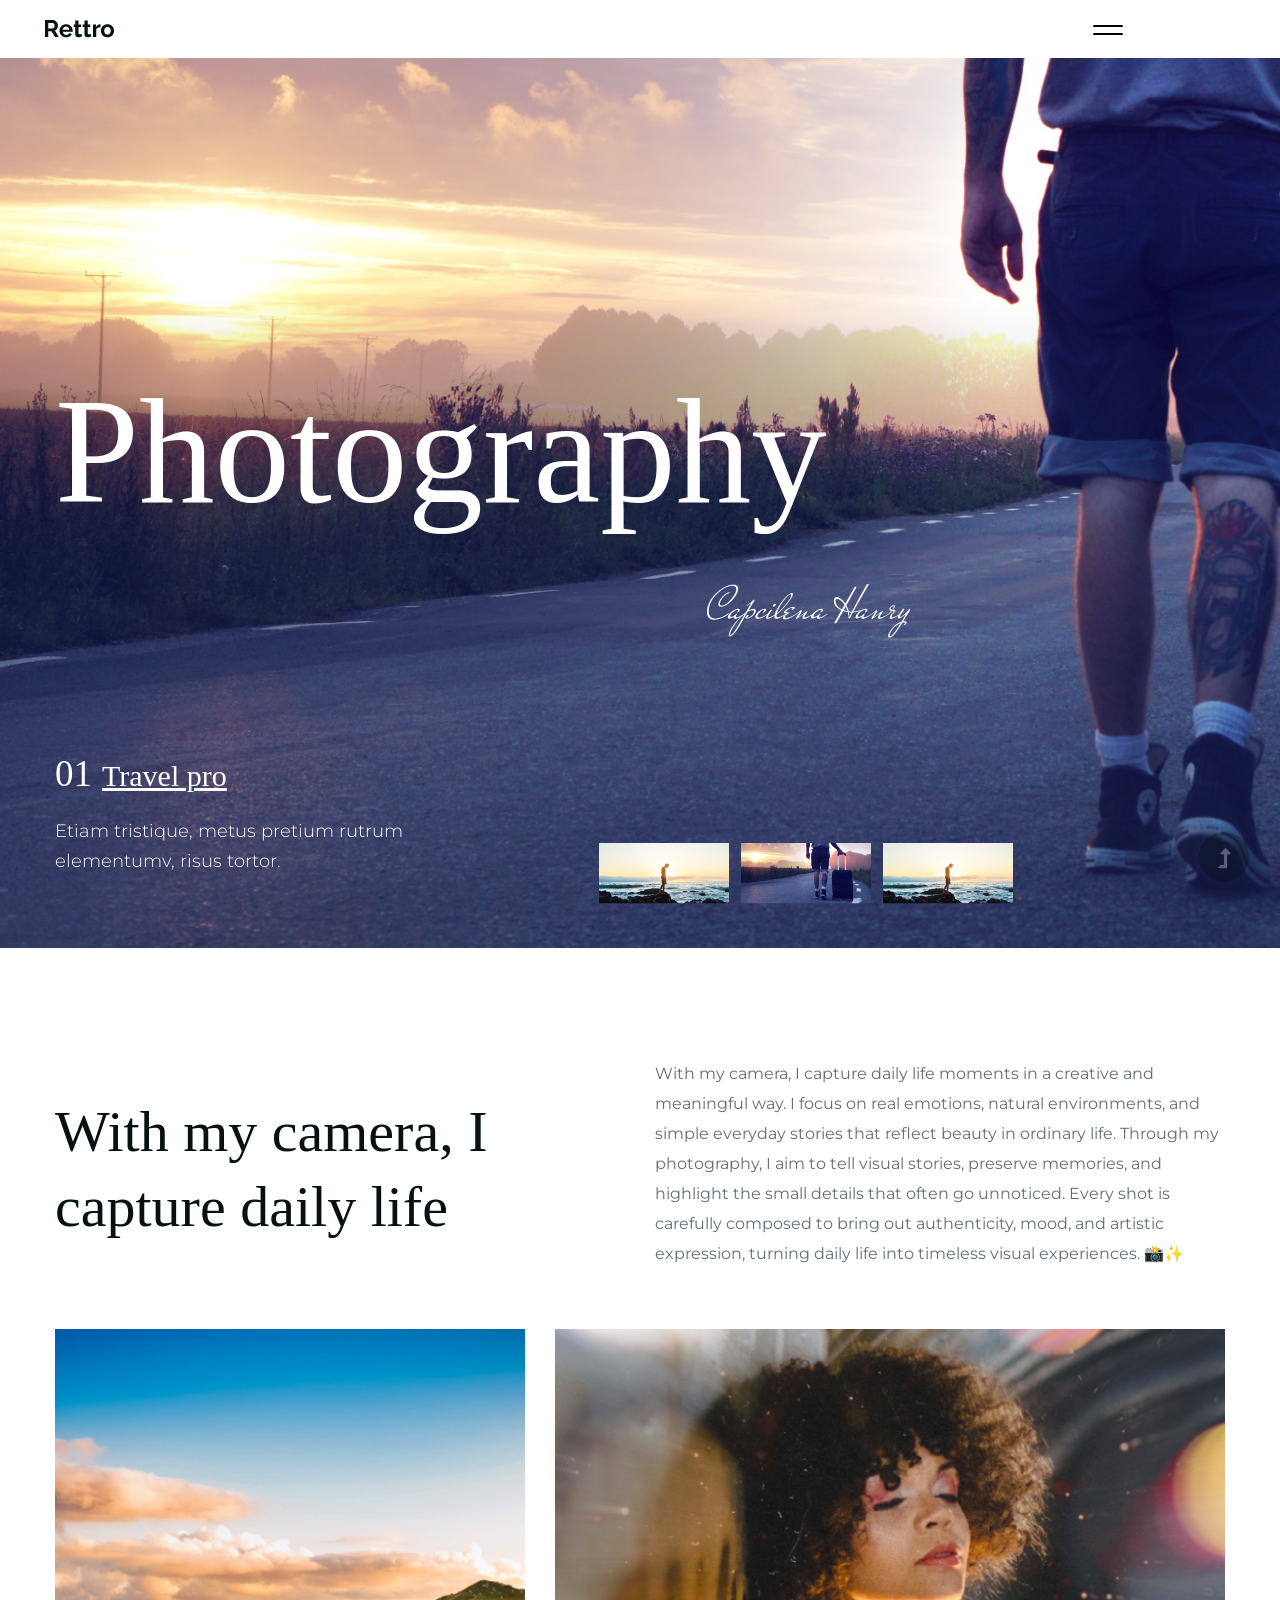
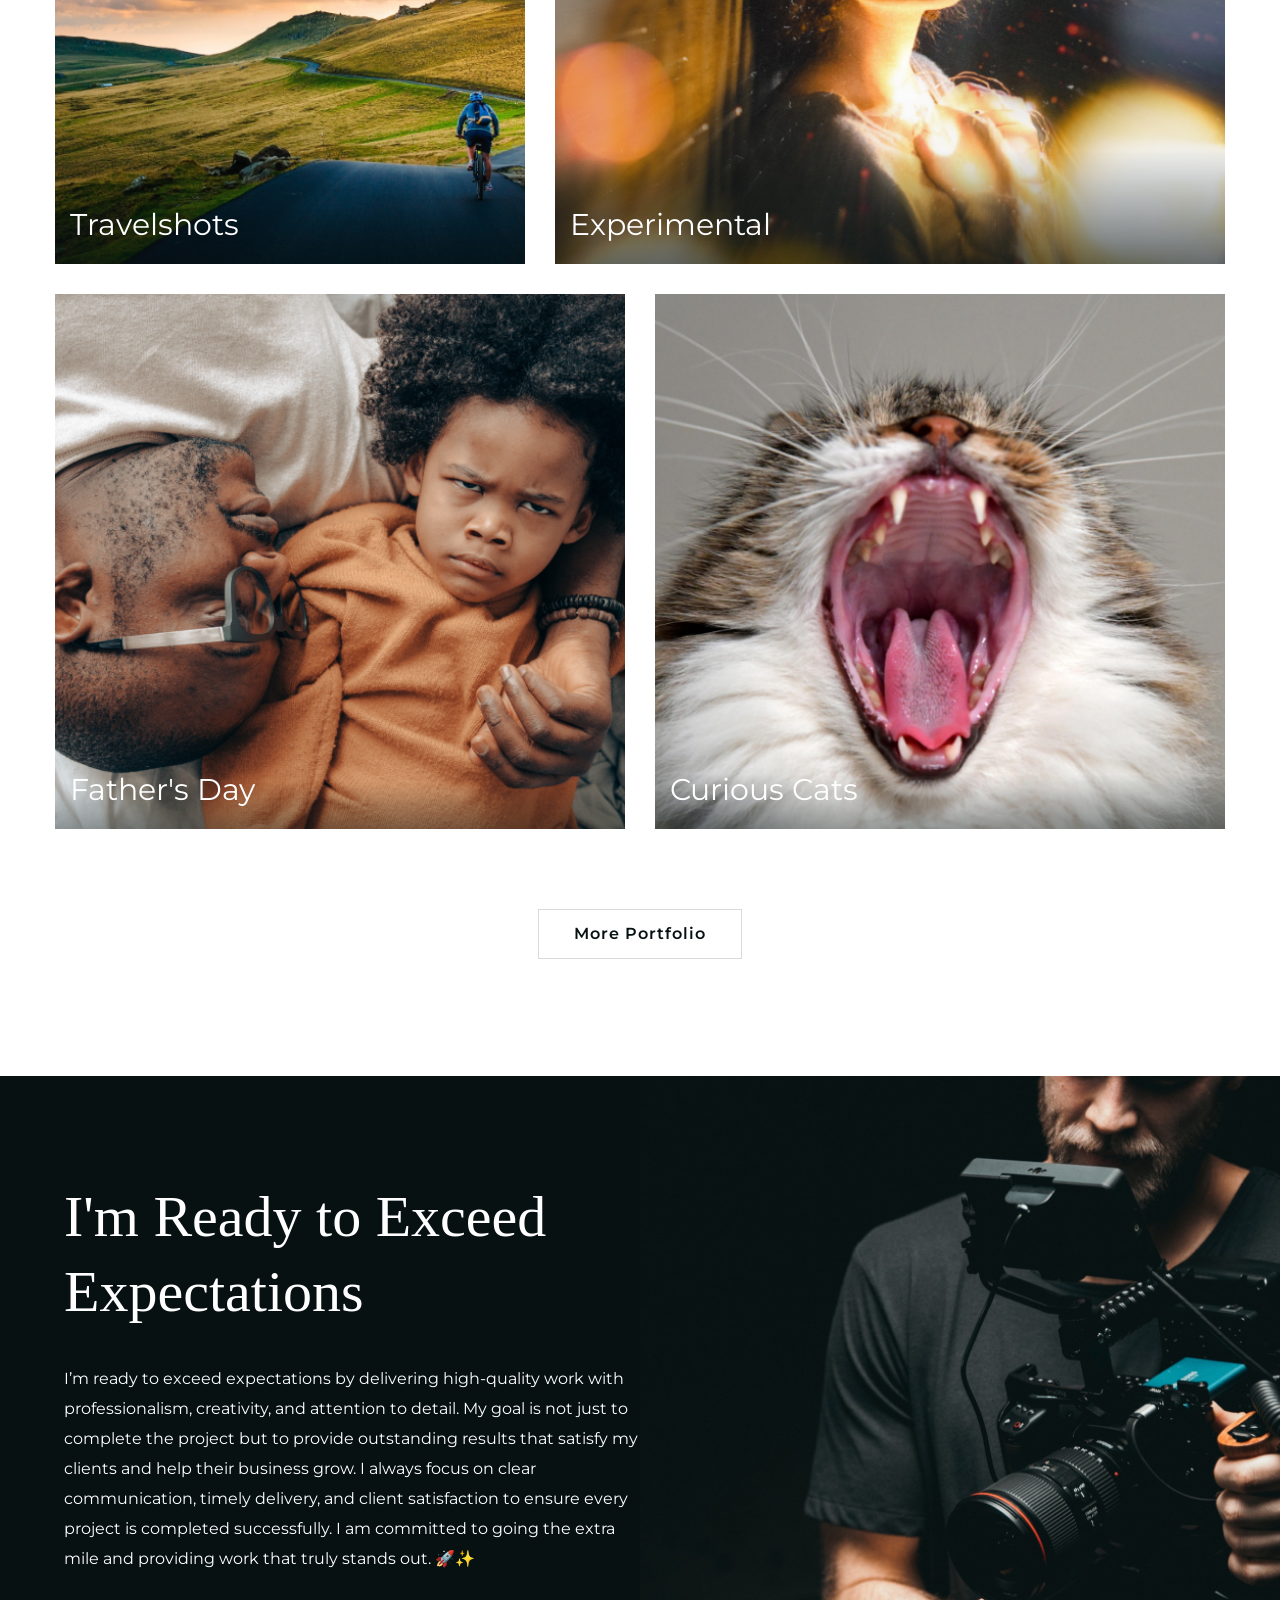
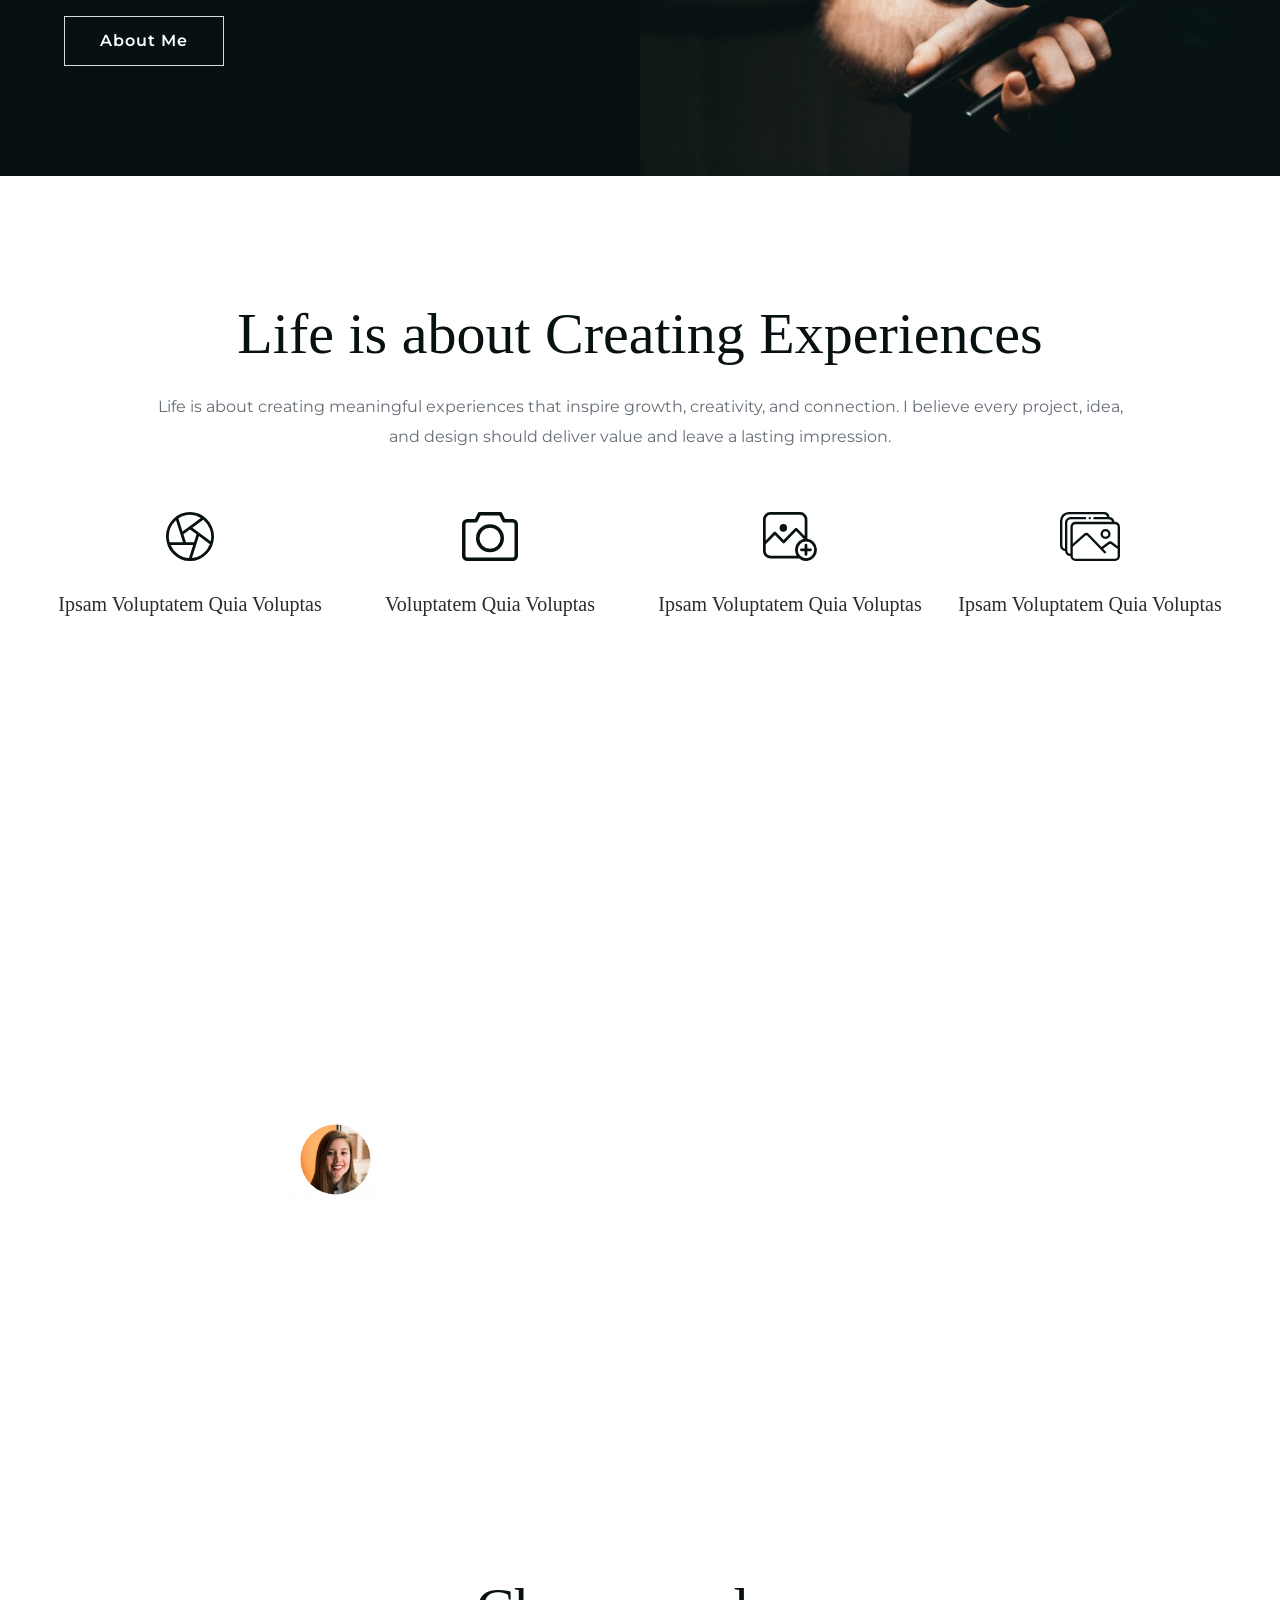
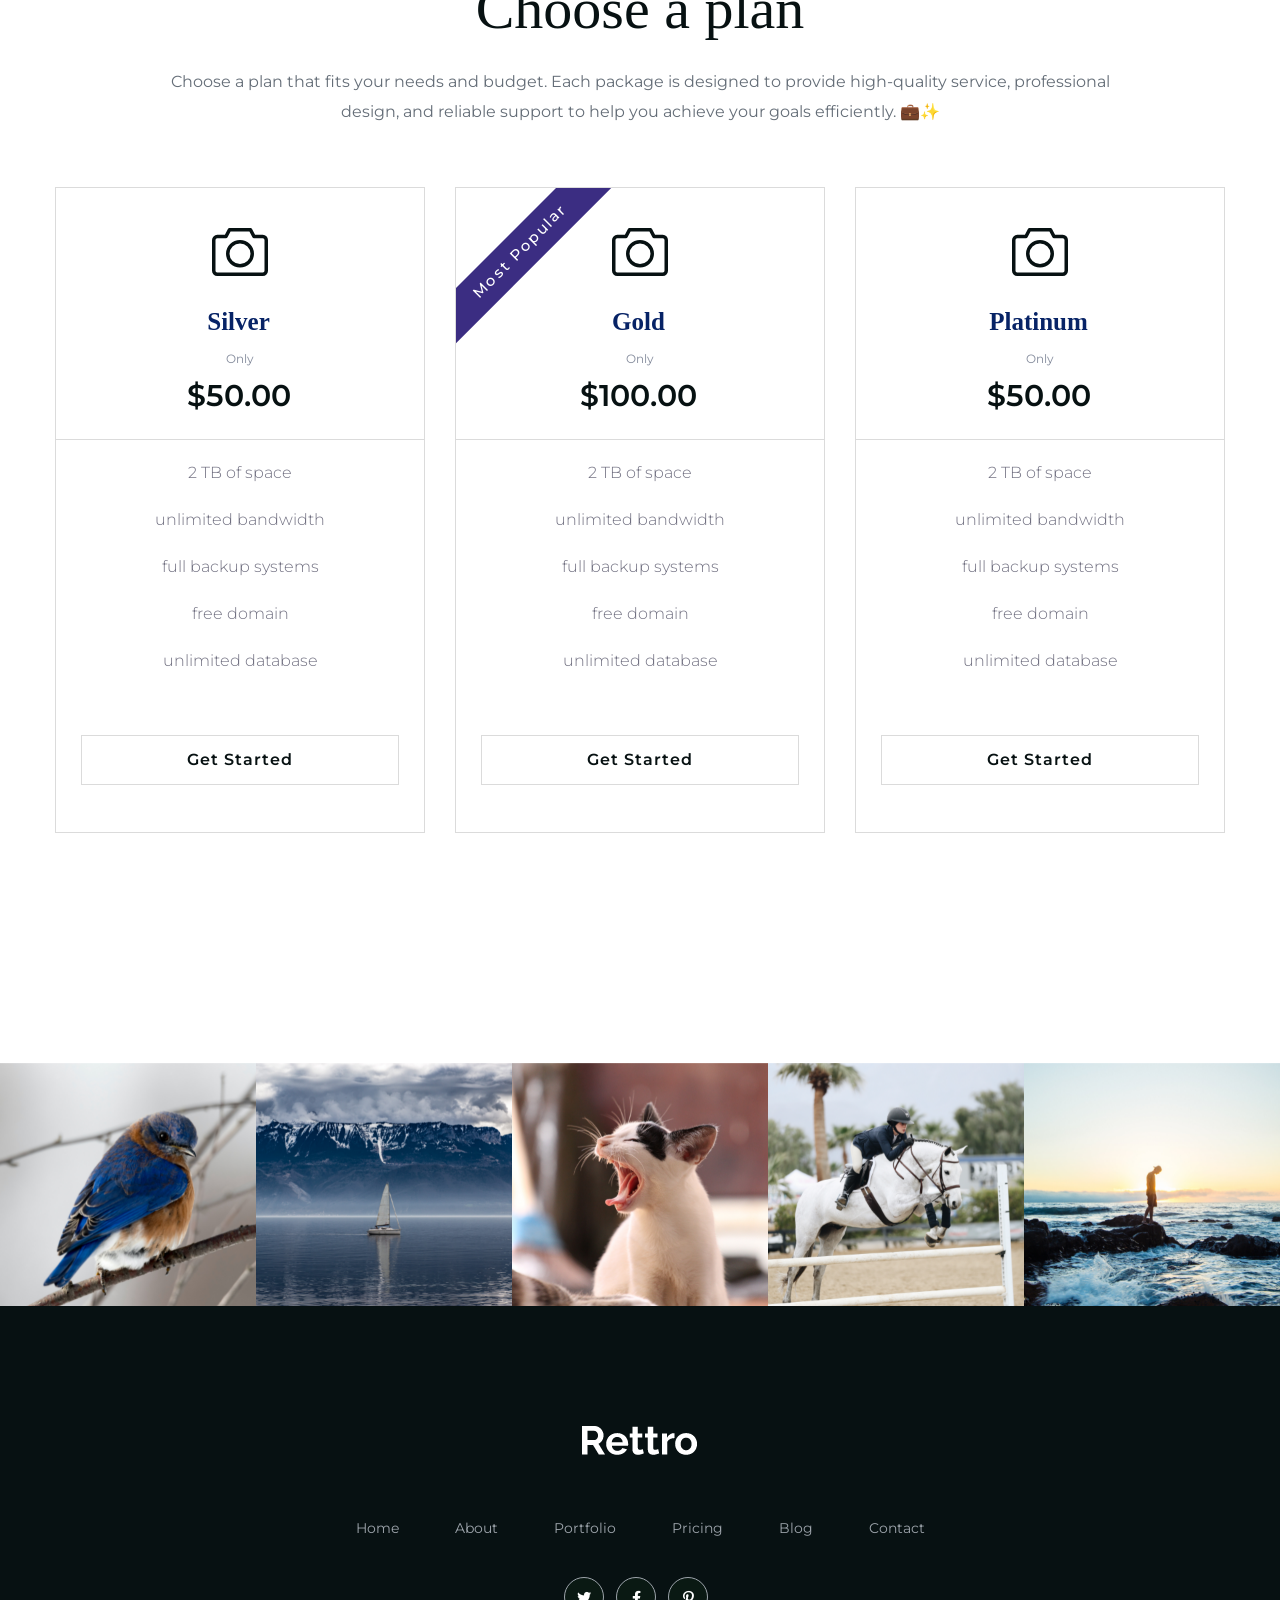
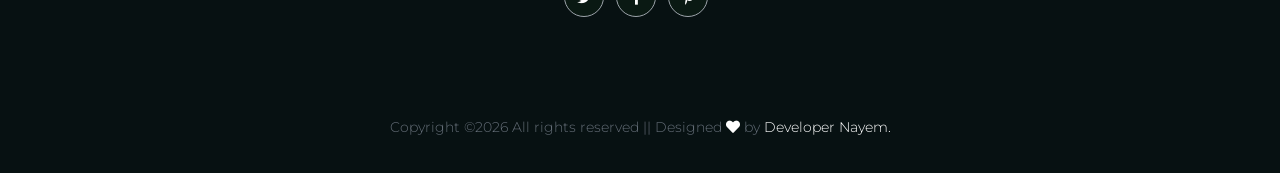
<file: index.html>
<!doctype html>
<html class="no-js" lang="zxx">


<!-- Added by HTTrack --><meta http-equiv="content-type" content="text/html;charset=utf-8" /><!-- /Added by HTTrack -->
<head>
    <meta charset="utf-8">
    <meta http-equiv="x-ua-compatible" content="ie=edge">
    <title> Photography Website</title>
    <meta name="description" content="">
    <meta name="viewport" content="width=device-width, initial-scale=1">
    <link rel="manifest" href="site.html">
    <link rel="shortcut icon" type="image/x-icon" href="assets/img/favicon.ico">
    
    <!-- CSS here -->
    <link rel="stylesheet" href="assets/css/bootstrap.min.css">
    <link rel="stylesheet" href="assets/css/owl.carousel.min.css">
    <link rel="stylesheet" href="assets/css/slicknav.css">
    <link rel="stylesheet" href="assets/css/flaticon.css">
    <link rel="stylesheet" href="assets/css/hamburgers.min.css">
    <link rel="stylesheet" href="assets/css/progressbar_barfiller.css">
    <link rel="stylesheet" href="assets/css/gijgo.css">
    <link rel="stylesheet" href="assets/css/animate.min.css">
    <link rel="stylesheet" href="assets/css/animated-headline.css">
    <link rel="stylesheet" href="assets/css/magnific-popup.css">
    <link rel="stylesheet" href="assets/css/fontawesome-all.min.css">
    <link rel="stylesheet" href="assets/css/themify-icons.css">
    <link rel="stylesheet" href="assets/css/slick.css">
    <link rel="stylesheet" href="assets/css/nice-select.css">
    <link rel="stylesheet" href="assets/css/style.css">
</head>
<body>
    <!-- ? Preloader Start -->
    <!-- <div id="preloader-active">
        <div class="preloader d-flex align-items-center justify-content-center">
            <div class="preloader-inner position-relative">
                <div class="preloader-circle"></div>
                <div class="preloader-img pere-text">
                    <img src="assets/img/logo/loder.png" alt="">
                </div>
            </div>
        </div>
    </div> -->
    <!-- Preloader Start -->
    <header>
        <!--? Header Start -->
        <div class="header-area">
            <div class="main-header header-sticky">
                <div class="container-fluid">
                    <div class="row align-items-center">
                        <!-- Logo -->
                        <div class="col-xl-2 col-lg-2 col-md-1">
                            <div class="logo">
                                <a href="index.html"><img src="assets/img/logo/logo.png" alt=""></a>
                            </div>
                        </div>
                        <div class="col-xl-9 col-lg-10">
                         <div class="main-menu black-menu menu-bg-white d-none d-lg-block">
                            <div class="hamburger hamburger--collapse">
                               <div class="hamburger-box">
                                  <div class="hamburger-inner"></div>
                              </div>
                          </div>
                          <nav class="hamburger-menu">
                           <ul id="navigation">
                              <li><a href="index.html">Home</a></li>
                              <li><a href="about.html">About</a></li>
                              <li><a href="portfolio.html">Portfolio</a></li>
                              <li><a href="pricing.html">Pricing</a></li>
                              <li>
                                 <a href="blog.html">Blog</a>
                                 <ul class="submenu">
                                    <li><a href="blog.html">Blog</a></li>
                                    <li><a href="blog_details.html">Blog Details</a></li>
                                    <li><a href="elements.html">Element</a></li>
                                </ul>
                            </li>
                            <li><a href="contact.html">contact</a></li>
                        </ul>
                    </nav>
                </div>
            </div>
            <!-- Mobile Menu -->
            <div class="col-12">
                <div class="mobile_menu d-block d-lg-none"></div>
            </div>
        </div>
    </div>
</div>
</div>
<!-- Header End -->
</header>
<main>
    <!-- Start slider -->
    <div class="slider-area">
        <div class="slider-item-active">
            <!-- Single -->
            <div class="slider-item">
                <div class="slider-bg1 slider-height hero-overly slider-bg1 d-flex align-items-center ">
                    <div class="container">
                        <div class="row">
                            <div class="col-xl-9 col-lg-10">
                                <div class="slide-content">
                                    <h1>Photography</h1>
                                    <img src="assets/img/icon/signature.png" alt="">
                                </div>
                            </div>
                        </div>
                    </div>
                </div>
                <!-- Footer Content -->
                <div class="slider-caption2">
                    <div class="container">
                        <div class="row">
                            <div class="col-xl-4 col-lg-4 col-md-7 col-sm-8">
                                <div class="slide-content2">
                                    <h4><dd>01</dd><span>Travel pro</span></h4>
                                    <p>Etiam tristique, metus pretium rutrum elementumv, risus tortor.</p>
                                </div>
                            </div>
                        </div>
                    </div>
                </div>
            </div>
            <!-- Single -->
            <div class="slider-item">
                <div class="slider-bg2 slider-height hero-overly slider-bg1 d-flex align-items-center ">
                    <div class="container">
                        <div class="row">
                            <div class="col-xl-9 col-lg-10">
                                <div class="slide-content">
                                    <h1>Photography</h1>
                                    <img src="assets/img/icon/signature.png" alt="">
                                </div>
                            </div>
                        </div>
                    </div>
                </div>
                <!-- Footer Content -->
                <div class="slider-caption2">
                    <div class="container">
                        <div class="row">
                            <div class="col-xl-4 col-lg-4 col-md-7 col-sm-8">
                                <div class="slide-content2">
                                    <h4><dd>02</dd><span>Travel pro</span></h4>
                                    <p>Etiam tristique, metus pretium rutrum elementumv, risus tortor.</p>
                                </div>
                            </div>
                        </div>
                    </div>
                </div>
            </div>
            <!-- Single -->
            <div class="slider-item">
                <div class="slider-bg3 slider-height hero-overly slider-bg1 d-flex align-items-center">
                    <div class="container">
                        <div class="row">
                            <div class="col-xl-9 col-lg-10">
                                <div class="slide-content">
                                    <h1>Photography</h1>
                                    <img src="assets/img/icon/signature.png" alt="">
                                </div>
                            </div>
                        </div>
                    </div>
                </div>
                <!-- Footer Content -->
                <div class="slider-caption2">
                    <div class="container">
                        <div class="row">
                            <div class="col-xl-4 col-lg-4 col-md-7 col-sm-8">
                                <div class="slide-content2">
                                    <h4><dd>03</dd><span>Travel pro</span></h4>
                                    <p>Etiam tristique, metus pretium rutrum elementumv, risus tortor.</p>
                                </div>
                            </div>
                        </div>
                    </div>
                </div>
            </div>
        </div>
        <!-- Dot - image -->
        <div class="slider-nav text-center">
            <div class="slider-thumb">
                <img src="assets/img/hero/slider-dot1.png" alt="">
            </div>
            <div class="slider-thumb">
                <img src="assets/img/hero/slider-dot2.png" alt="">
            </div>
            <div class="slider-thumb">
                <img src="assets/img/hero/slider-dot3.png" alt="">
            </div>
            <div class="slider-thumb">
                <img src="assets/img/hero/slider-dot2.png" alt="">
            </div>
        </div>
    </div>
    <!-- End Start slider -->
    <!--? Gallery Area Start -->
    <div class="gallery-area section-padding40">
        <div class="container">
            <div class="row justify-content-between align-items-center">
                <div class="col-lg-6">
                    <div class="section-tittle mb-50">
                        <h2>With my camera, I capture daily life</h2>
                    </div>
                </div>
                <div class="col-lg-6">
                    <div class="section-tittle mb-60">
                        <p>With my camera, I capture daily life moments in a creative and meaningful way. I focus on real emotions, natural environments, and simple everyday stories that reflect beauty in ordinary life. Through my photography, I aim to tell visual stories, preserve memories, and highlight the small details that often go unnoticed. Every shot is carefully composed to bring out authenticity, mood, and artistic expression, turning daily life into timeless visual experiences. 📸✨</p>
                    </div>
                </div>
            </div>
            <div class="row justify-content-between">
                <div class="col-xl-5 col-lg-5 col-md-6 col-sm-6">
                    <div class="box snake mb-30">
                        <div class="gallery-img small-img " style="background-image: url(assets/img/gallery/gallery1.png);"></div>
                        <figcaption>Travelshots</figcaption>
                        <div class="overlay">
                            <div class="overlay-content">
                                <a href="assets/img/gallery/gallery1.png" class="img-pop-up"><i class="ti-plus"></i></a>
                            </div>
                        </div>
                    </div>
                </div>
                <div class="col-xl-7 col-lg-7 col-md-6 col-sm-6">
                    <div class="box snake mb-30">
                        <div class="gallery-img small-img " style="background-image: url(assets/img/gallery/gallery2.png);"></div>
                        <figcaption>Experimental</figcaption>
                        <div class="overlay">
                            <div class="overlay-content">
                                <a href="assets/img/gallery/gallery2.png" class="img-pop-up"><i class="ti-plus"></i></a>
                            </div>
                        </div>
                    </div>
                </div>
                <div class="col-xl-6 col-lg-6 col-md-6 col-sm-6">
                    <div class="box snake mb-30">
                        <div class="gallery-img small-img " style="background-image: url(assets/img/gallery/gallery3.png);"></div>
                        <figcaption>Father's Day</figcaption>
                        <div class="overlay">
                            <div class="overlay-content">
                                <a href="assets/img/gallery/gallery3.png" class="img-pop-up"><i class="ti-plus"></i></a>
                            </div>
                        </div>
                    </div>
                </div>
                <div class="col-xl-6 col-lg-6 col-md-6 col-sm-6">
                    <div class="box snake mb-30">
                        <div class="gallery-img small-img " style="background-image: url(assets/img/gallery/gallery4.png);"></div>
                        <figcaption>Curious Cats</figcaption>
                        <div class="overlay">
                            <div class="overlay-content">
                                <a href="assets/img/gallery/gallery4.png" class="img-pop-up"><i class="ti-plus"></i></a>
                            </div>
                        </div>
                    </div>
                </div>
            </div>
            <div class="row">
                <div class="col-lg-12">
                    <div class="section-btn text-center mt-50">
                        <a href="#" class="border-btn">More Portfolio</a>
                    </div>
                </div>
            </div>
        </div>
    </div>
    <!-- Gallery Area End -->
    <!--? All startups Start -->
    <div class="all-starups-area fix">
        <!-- left Contents -->
        <div class="starups">
            <div class="starups-details">
                <h3>I'm Ready to Exceed Expectations</h3>
                <p>I’m ready to exceed expectations by delivering high-quality work with professionalism, creativity, and attention to detail. My goal is not just to complete the project but to provide outstanding results that satisfy my clients and help their business grow. I always focus on clear communication, timely delivery, and client satisfaction to ensure every project is completed successfully. I am committed to going the extra mile and providing work that truly stands out. 🚀✨</p>
                <a href="#" class="border-btn border-btn2">About Me</a>
            </div>
        </div>
        <!--Right Contents  -->
        <div class="starups-img"></div>
    </div>
    <!--All startups End -->
    <!--? Services Area Start -->
    <div class="categories-area section-padding40">
        <div class="container">
            <div class="row justify-content-center">
                <div class="col-lg-10">
                    <div class="section-tittle mb-60 text-center">
                        <h2>Life is about Creating Experiences</h2>
                        <p>Life is about creating meaningful experiences that inspire growth, creativity, and connection. I believe every project, idea, and design should deliver value and leave a lasting impression.</p>
                    </div>
                </div>
            </div>
            <div class="row">
                <div class="col-lg-3 col-md-6 col-sm-6">
                    <div class="single-cat mb-50 text-center wow fadeInUp" data-wow-duration="1s" data-wow-delay=".2s">
                        <div class="cat-icon">
                            <img src="assets/img/icon/services1.svg" alt="">
                        </div>
                        <div class="cat-cap">
                            <h5>Ipsam voluptatem quia voluptas</h5>
                        </div>
                    </div>
                </div>
                <div class="col-lg-3 col-md-6 col-sm-6">
                    <div class="single-cat mb-50 text-center wow fadeInUp" data-wow-duration="1s" data-wow-delay=".4s">
                        <div class="cat-icon">
                            <img src="assets/img/icon/services2.svg" alt="">
                        </div>
                        <div class="cat-cap">
                            <h5>Voluptatem quia voluptas</h5>
                        </div>
                    </div>
                </div>
                <div class="col-lg-3 col-md-6 col-sm-6">
                    <div class="single-cat mb-50 text-center wow fadeInUp" data-wow-duration="1s" data-wow-delay=".6s">
                        <div class="cat-icon">
                            <img src="assets/img/icon/services3.svg" alt="">
                        </div>
                        <div class="cat-cap">
                            <h5>Ipsam voluptatem quia voluptas</h5>
                        </div>
                    </div>
                </div>
                <div class="col-lg-3 col-md-6 col-sm-6">
                    <div class="single-cat mb-50 text-center wow fadeInUp" data-wow-duration="1s" data-wow-delay=".8s">
                        <div class="cat-icon">
                            <img src="assets/img/icon/services4.svg" alt="">
                        </div>
                        <div class="cat-cap">
                            <h5>Ipsam voluptatem quia voluptas</h5>
                        </div>
                    </div>
                </div>
            </div>
        </div>
    </div>
    <!--? Services Area End -->
    <!--? Testimonial Area Start -->
    <section class="testimonial-area testimonial-padding fix section-bg" data-background="assets/img/gallery/section_bg03.png">
        <div class="container">
            <div class="row align-items-center justify-content-center">
                <div class=" col-lg-9">
                    <div class="about-caption">
                        <!-- Testimonial Start -->
                        <div class="h1-testimonial-active dot-style">
                            <!-- Single Testimonial -->
                            <div class="single-testimonial position-relative">
                                <div class="testimonial-caption">
                                    <img src="assets/img/icon/quotes-sign.png" alt="" class="quotes-sign">
                                    <p>"The automated process starts as soon as your clothe go into the machine. This site outcome is gleaming clothe. Placeholder text commonly used. In publishing and graphic.</p>
                                </div>
                                <!-- founder -->
                                <div class="testimonial-founder d-flex align-items-center">
                                    <div class="founder-img">
                                        <img src="assets/img/icon/testimonial.png" alt="">
                                    </div>
                                    <div class="founder-text">
                                        <span>Robart Brown</span>
                                        <p>Creative designer at Colorlib</p>
                                    </div>
                                </div>
                            </div>
                            <!-- Single Testimonial -->
                            <div class="single-testimonial position-relative">
                                <div class="testimonial-caption">
                                    <img src="assets/img/icon/quotes-sign.png" alt="" class="quotes-sign">
                                    <p>"The automated process starts as soon as your clothe go into the machine. This site outcome is gleaming clothe. Placeholder text commonly used. In publishing and graphic.</p>
                                </div>
                                <!-- founder -->
                                <div class="testimonial-founder d-flex align-items-center">
                                    <div class="founder-img">
                                        <img src="assets/img/icon/testimonial.png" alt="">
                                    </div>
                                    <div class="founder-text">
                                        <span>Robart Brown</span>
                                        <p>Creative designer at Colorlib</p>
                                    </div>
                                </div>
                            </div>
                        </div>
                        <!-- Testimonial End -->
                    </div>
                </div>
            </div>
        </div>
    </section>
    <!--? Testimonial Area End -->
    <!--? Pricing Card Start -->
    <section class="pricing-card-area section-padding2">
        <div class="container">
            <!-- Section Tittle -->
            <div class="row justify-content-center">
                <div class="col-lg-10">
                    <div class="section-tittle mb-60 text-center">
                        <h2>Choose a plan</h2>
                        <p>Choose a plan that fits your needs and budget. Each package is designed to provide high-quality service, professional design, and reliable support to help you achieve your goals efficiently. 💼✨</p>
                    </div>
                </div>
            </div>
            <div class="row">
                <div class="col-xl-4 col-lg-4 col-md-6 col-sm-10">
                    <div class="single-card text-center mb-30">
                        <div class="card-top">
                            <img src="assets/img/icon/camera.svg" alt="">
                            <h4>Silver</h4>
                            <p>Only</p>
                        </div>
                        <div class="card-mid">
                            <h4>$50.00</h4>
                        </div>
                        <div class="card-bottom">
                            <ul>
                                <li>2 TB of space</li>
                                <li>unlimited bandwidth</li>
                                <li>full backup systems</li>
                                <li>free domain</li>
                                <li>unlimited database</li>
                            </ul>
                            <a href="#" class="border-btn get-btn">Get Started</a>
                        </div>
                    </div>
                </div>
                <div class="col-xl-4 col-lg-4 col-md-6 col-sm-10">
                    <div class="single-card text-center mb-30">
                        <!-- stiker -->
                        <div class="stiker">
                            <span>Most Popular</span>
                        </div>
                        
                        <div class="card-top">
                            <img src="assets/img/icon/camera.svg" alt="">
                            <h4>Gold</h4>
                            <p>Only</p>
                        </div>
                        <div class="card-mid">
                            <h4>$100.00</h4>
                        </div>
                        <div class="card-bottom">
                            <ul>
                                <li>2 TB of space</li>
                                <li>unlimited bandwidth</li>
                                <li>full backup systems</li>
                                <li>free domain</li>
                                <li>unlimited database</li>
                            </ul>
                            <a href="#" class="border-btn get-btn">Get Started</a>
                        </div>
                    </div>
                </div>
                <div class="col-xl-4 col-lg-4 col-md-6 col-sm-10">
                    <div class="single-card text-center mb-30">
                        <div class="card-top">
                            <img src="assets/img/icon/camera.svg" alt="">
                            <h4>Platinum</h4>
                            <p>Only</p>
                        </div>
                        <div class="card-mid">
                            <h4>$50.00</h4>
                        </div>
                        <div class="card-bottom">
                            <ul>
                                <li>2 TB of space</li>
                                <li>unlimited bandwidth</li>
                                <li>full backup systems</li>
                                <li>free domain</li>
                                <li>unlimited database</li>
                            </ul>
                            <a href="#" class="border-btn get-btn">Get Started</a>
                        </div>
                    </div>
                </div>
            </div>
        </div>
    </section>
    <!-- Pricing Card End -->
    <!--? instagram-social start -->
    <div class="instagram-area fix">
        <div class="container-fluid p-0">
            <div class="row">
                <div class="col-xl-12">
                    <div class="instagram-active owl-carousel">
                        <div class="single-instagram">
                            <img src="assets/img/gallery/instra1.png" alt="">
                            <a href="#"><i class="ti-instagram"></i></a>
                        </div>
                        <div class="single-instagram">
                            <img src="assets/img/gallery/instra2.png" alt="">
                            <a href="#"><i class="ti-instagram"></i></a>
                        </div>
                        <div class="single-instagram">
                            <img src="assets/img/gallery/instra3.png" alt="">
                            <a href="#"><i class="ti-instagram"></i></a>
                        </div>
                        <div class="single-instagram">
                            <img src="assets/img/gallery/instra4.png" alt="">
                            <a href="#"><i class="ti-instagram"></i></a>
                        </div>
                        <div class="single-instagram">
                            <img src="assets/img/gallery/instra5.png" alt="">
                            <a href="#"><i class="ti-instagram"></i></a>
                        </div>
                        <div class="single-instagram">
                            <img src="assets/img/gallery/instra2.png" alt="">
                            <a href="#"><i class="ti-instagram"></i></a>
                        </div>
                    </div>
                </div>
            </div>
        </div>
    </div>
    <!-- instagram-social End -->
</main>
<footer>
 <div class="footer-wrappper">
    <!-- Footer Start-->
    <div class="footer-area footer-padding">
        <div class="container">
            <div class="row">
                <div class="col-xl-12">
                    <div class="single-footer-caption mb-50 text-center">
                        <!-- logo -->
                        <div class="footer-logo mb-25">
                            <a href="index.html"><img src="assets/img/logo/logo2_footer.png" alt=""></a>
                        </div>
                        <!-- meNU -->
                        <div class="main-menu2">
                            <nav>
                                <ul>
                                    <li><a href="index.html">Home</a></li>
                                    <li><a href="about.html">About</a></li>
                                    <li><a href="portfolio.html">Portfolio</a></li>
                                    <li><a href="pricing.html">Pricing</a></li>
                                    <li><a href="blog.html">Blog</a></li>
                                    <li><a href="contact.html">contact</a></li>
                                </ul>
                            </nav>
                        </div>
                        <!-- social -->
                        <div class="footer-social">
                            <a href="#"><i class="fab fa-twitter"></i></a>
                            <a href="https://bit.ly/sai4ull"><i class="fab fa-facebook-f"></i></a>
                            <a href="#"><i class="fab fa-pinterest-p"></i></a>
                        </div>
                    </div>
                </div>
            </div>
        </div>
    </div>
    <!-- footer-bottom area -->
    <div class="footer-bottom-area">
        <div class="container">
            <div class="footer-border">
                <div class="row d-flex align-items-center">
                    <div class="col-xl-12 ">
                        <div class="footer-copy-right text-center">
                            <p><!-- Link back to Colorlib can't be removed. Template is licensed under CC BY 3.0. -->
                              Copyright &copy;<script>document.write(new Date().getFullYear());</script> All rights reserved || Designed  <i class="fa fa-heart" aria-hidden="true"></i> by <a href="https://colorlib.com/" target="_blank">Developer Nayem.</a>
                              <!-- Link back to Colorlib can't be removed. Template is licensed under CC BY 3.0. --></p>
                          </div>
                      </div>
                  </div>
              </div>
          </div>
      </div>
      <!-- Footer End-->
  </div>
</footer>

<!-- Scroll Up -->
<div id="back-top" >
    <a title="Go to Top" href="#"> <i class="fas fa-level-up-alt"></i></a>
</div>

<!-- JS here -->
<script src="assets/js/vendor/modernizr-3.5.0.min.js"></script>
<!-- Jquery, Popper, Bootstrap -->
<script src="assets/js/vendor/jquery-1.12.4.min.js"></script>
<script src="assets/js/popper.min.js"></script>
<script src="assets/js/bootstrap.min.js"></script>
<!-- Jquery Mobile Menu -->
<script src="assets/js/jquery.slicknav.min.js"></script>

<!-- Jquery Slick , Owl-Carousel Plugins -->
<script src="assets/js/owl.carousel.min.js"></script>
<script src="assets/js/slick.min.js"></script>
<!-- One Page, Animated-HeadLin -->
<script src="assets/js/wow.min.js"></script>
<script src="assets/js/animated.headline.js"></script>
<script src="assets/js/jquery.magnific-popup.js"></script>

<!-- Date Picker -->
<script src="assets/js/gijgo.min.js"></script>
<!-- Nice-select, sticky -->
<script src="assets/js/jquery.nice-select.min.js"></script>
<script src="assets/js/jquery.sticky.js"></script>
<!-- Progress -->
<script src="assets/js/jquery.barfiller.js"></script>

<!-- counter , waypoint,Hover Direction -->
<script src="assets/js/jquery.counterup.min.js"></script>
<script src="assets/js/waypoints.min.js"></script>
<script src="assets/js/jquery.countdown.min.js"></script>
<script src="assets/js/hover-direction-snake.min.js"></script>

<!-- contact js -->
<script src="assets/js/contact.js"></script>
<script src="assets/js/jquery.form.js"></script>
<script src="assets/js/jquery.validate.min.js"></script>
<script src="assets/js/mail-script.js"></script>
<script src="assets/js/jquery.ajaxchimp.min.js"></script>

<!-- Jquery Plugins, main Jquery -->	
<script src="assets/js/plugins.js"></script>
<script src="assets/js/main.js"></script>

</body>


</html>
</file>
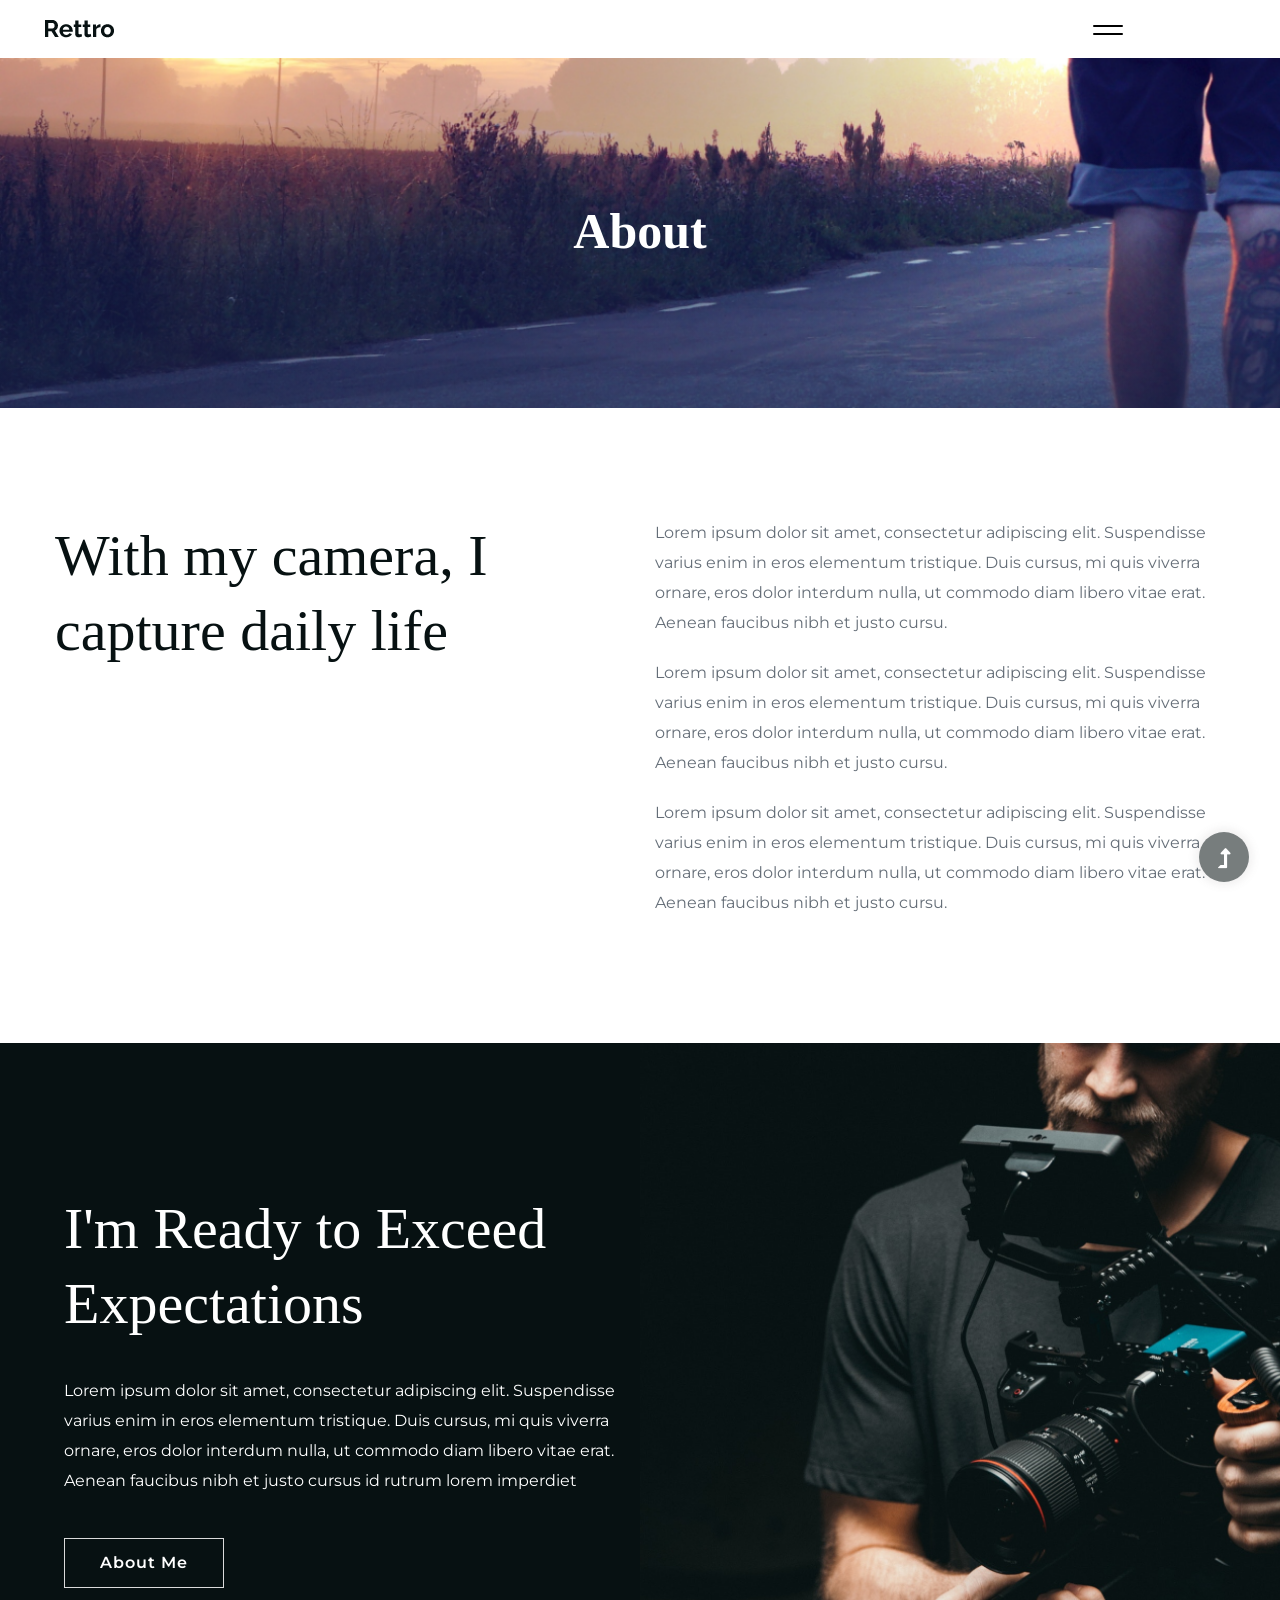
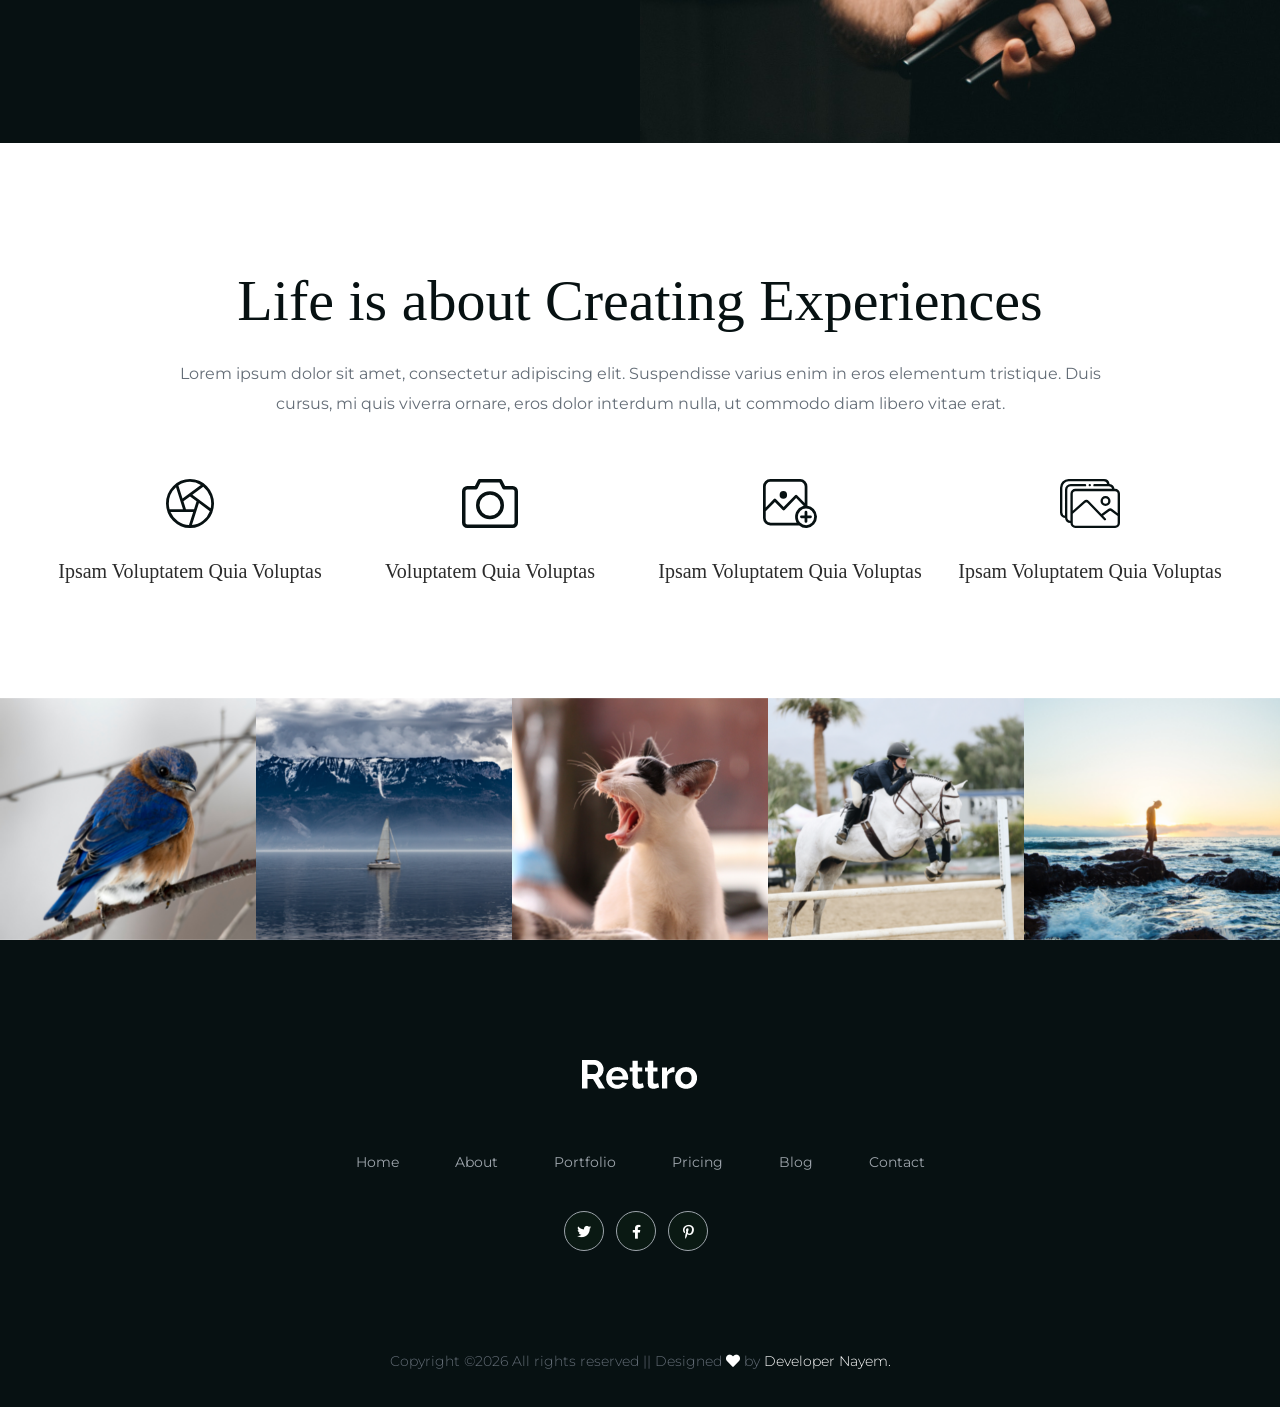
<file: about.html>
<!doctype html>
<html class="no-js" lang="zxx">


<!-- Added by HTTrack --><meta http-equiv="content-type" content="text/html;charset=utf-8" /><!-- /Added by HTTrack -->
<head>
    <meta charset="utf-8">
    <meta http-equiv="x-ua-compatible" content="ie=edge">
    <title> Photography Website</title>
    <meta name="description" content="">
    <meta name="viewport" content="width=device-width, initial-scale=1">
    <link rel="manifest" href="site.html">
    <link rel="shortcut icon" type="image/x-icon" href="assets/img/favicon.ico">
    
    <!-- CSS here -->
    <link rel="stylesheet" href="assets/css/bootstrap.min.css">
    <link rel="stylesheet" href="assets/css/owl.carousel.min.css">
    <link rel="stylesheet" href="assets/css/slicknav.css">
    <link rel="stylesheet" href="assets/css/flaticon.css">
    <link rel="stylesheet" href="assets/css/hamburgers.min.css">
    <link rel="stylesheet" href="assets/css/progressbar_barfiller.css">
    <link rel="stylesheet" href="assets/css/gijgo.css">
    <link rel="stylesheet" href="assets/css/animate.min.css">
    <link rel="stylesheet" href="assets/css/animated-headline.css">
    <link rel="stylesheet" href="assets/css/magnific-popup.css">
    <link rel="stylesheet" href="assets/css/fontawesome-all.min.css">
    <link rel="stylesheet" href="assets/css/themify-icons.css">
    <link rel="stylesheet" href="assets/css/slick.css">
    <link rel="stylesheet" href="assets/css/nice-select.css">
    <link rel="stylesheet" href="assets/css/style.css">
</head>
<body>
    <!-- ? Preloader Start -->
<!--     <div id="preloader-active">
        <div class="preloader d-flex align-items-center justify-content-center">
            <div class="preloader-inner position-relative">
                <div class="preloader-circle"></div>
                <div class="preloader-img pere-text">
                    <img src="assets/img/logo/loder.png" alt="">
                </div>
            </div>
        </div>
    </div> -->
    <!-- Preloader Start -->
    <header>
        <!--? Header Start -->
        <div class="header-area">
            <div class="main-header header-sticky">
                <div class="container-fluid">
                    <div class="row align-items-center">
                        <!-- Logo -->
                        <div class="col-xl-2 col-lg-2 col-md-1">
                            <div class="logo">
                                <a href="index.html"><img src="assets/img/logo/logo.png" alt=""></a>
                            </div>
                        </div>
                        <div class="col-xl-9 col-lg-10">
                         <div class="main-menu black-menu menu-bg-white d-none d-lg-block">
                            <div class="hamburger hamburger--collapse">
                               <div class="hamburger-box">
                                  <div class="hamburger-inner"></div>
                              </div>
                          </div>
                          <nav class="hamburger-menu">
                           <ul id="navigation">
                              <li><a href="index.html">Home</a></li>
                              <li><a href="about.html">About</a></li>
                              <li><a href="portfolio.html">Portfolio</a></li>
                              <li><a href="pricing.html">Pricing</a></li>
                              <li>
                                 <a href="blog.html">Blog</a>
                                 <ul class="submenu">
                                    <li><a href="blog.html">Blog</a></li>
                                    <li><a href="blog_details.html">Blog Details</a></li>
                                    <li><a href="elements.html">Element</a></li>
                                </ul>
                            </li>
                            <li><a href="contact.html">contact</a></li>
                        </ul>
                    </nav>
                </div>
            </div>
            <!-- Mobile Menu -->
            <div class="col-12">
                <div class="mobile_menu d-block d-lg-none"></div>
            </div>
        </div>
    </div>
</div>
</div>
<!-- Header End -->
</header>
<main>
    <!--? Hero start-->
    <section class="slider-area slider-area2 slider-height2 d-flex align-items-center  hero-overly">
        <div class="container">
            <div class="row justify-content-center">
                <div class="col-xl-8 col-lg-11 col-md-12">
                    <div class="hero__caption hero__caption2 text-center">
                        <h2>About</h2>
                    </div>
                </div>
            </div>
        </div> 
    </section>
    <!-- Hero start -->
    <div class="about-details section-padding40">
        <div class="container">
            <div class="row justify-content-between">
                <div class="col-lg-6">
                    <div class="section-tittle mb-50">
                        <h2>With my camera, I capture daily life</h2>
                    </div>
                </div>
                <div class="col-lg-6">
                    <div class="section-tittle mb-20">
                        <p>Lorem ipsum dolor sit amet, consectetur adipiscing elit. Suspendisse 
                            varius enim in eros elementum tristique. Duis cursus, mi quis viverra 
                            ornare, eros dolor interdum nulla, ut commodo diam libero vitae erat. 
                        Aenean faucibus nibh et justo cursu.</p>
                    </div>
                    <div class="section-tittle mb-20">
                        <p>Lorem ipsum dolor sit amet, consectetur adipiscing elit. Suspendisse 
                            varius enim in eros elementum tristique. Duis cursus, mi quis viverra 
                            ornare, eros dolor interdum nulla, ut commodo diam libero vitae erat. 
                        Aenean faucibus nibh et justo cursu.</p>
                    </div>
                    <div class="section-tittle mb-10">
                        <p>Lorem ipsum dolor sit amet, consectetur adipiscing elit. Suspendisse 
                            varius enim in eros elementum tristique. Duis cursus, mi quis viverra 
                            ornare, eros dolor interdum nulla, ut commodo diam libero vitae erat. 
                        Aenean faucibus nibh et justo cursu.</p>
                    </div>
                </div>
            </div>
        </div>
    </div>
    <!--? All startups Start -->
    <div class="all-starups-area fix">
        <!-- left Contents -->
        <div class="starups">
            <div class="starups-details">
                <h3>I'm Ready to Exceed Expectations</h3>
                <p>Lorem ipsum dolor sit amet, consectetur adipiscing elit. Suspendisse varius enim in eros elementum tristique. Duis cursus, mi quis viverra ornare, eros dolor interdum nulla, ut commodo diam libero vitae erat. Aenean faucibus nibh et justo cursus id rutrum lorem imperdiet</p>
                <a href="#" class="border-btn border-btn2">About Me</a>
            </div>
        </div>
        <!--Right Contents  -->
        <div class="starups-img"></div>
    </div>
    <!--All startups End -->
    <!--? Services Area Start -->
    <div class="categories-area section-padding40">
        <div class="container">
            <div class="row justify-content-center">
                <div class="col-lg-10">
                    <div class="section-tittle mb-60 text-center">
                        <h2>Life is about Creating Experiences</h2>
                        <p>Lorem ipsum dolor sit amet, consectetur adipiscing elit. Suspendisse varius enim in eros elementum tristique. Duis 
                        cursus, mi quis viverra ornare, eros dolor interdum nulla, ut commodo diam libero vitae erat.</p>
                    </div>
                </div>
            </div>
            <div class="row">
                <div class="col-lg-3 col-md-6 col-sm-6">
                    <div class="single-cat mb-50 text-center wow fadeInUp" data-wow-duration="1s" data-wow-delay=".2s">
                        <div class="cat-icon">
                            <img src="assets/img/icon/services1.svg" alt="">
                        </div>
                        <div class="cat-cap">
                            <h5>Ipsam voluptatem quia voluptas</h5>
                        </div>
                    </div>
                </div>
                <div class="col-lg-3 col-md-6 col-sm-6">
                    <div class="single-cat mb-50 text-center wow fadeInUp" data-wow-duration="1s" data-wow-delay=".4s">
                        <div class="cat-icon">
                            <img src="assets/img/icon/services2.svg" alt="">
                        </div>
                        <div class="cat-cap">
                            <h5>Voluptatem quia voluptas</h5>
                        </div>
                    </div>
                </div>
                <div class="col-lg-3 col-md-6 col-sm-6">
                    <div class="single-cat mb-50 text-center wow fadeInUp" data-wow-duration="1s" data-wow-delay=".6s">
                        <div class="cat-icon">
                            <img src="assets/img/icon/services3.svg" alt="">
                        </div>
                        <div class="cat-cap">
                            <h5>Ipsam voluptatem quia voluptas</h5>
                        </div>
                    </div>
                </div>
                <div class="col-lg-3 col-md-6 col-sm-6">
                    <div class="single-cat mb-50 text-center wow fadeInUp" data-wow-duration="1s" data-wow-delay=".8s">
                        <div class="cat-icon">
                            <img src="assets/img/icon/services4.svg" alt="">
                        </div>
                        <div class="cat-cap">
                            <h5>Ipsam voluptatem quia voluptas</h5>
                        </div>
                    </div>
                </div>
            </div>
        </div>
    </div>
    <!--? Services Area End -->
    <!--? instagram-social start -->
    <div class="instagram-area fix">
        <div class="container-fluid p-0">
            <div class="row">
                <div class="col-xl-12">
                    <div class="instagram-active owl-carousel">
                        <div class="single-instagram">
                            <img src="assets/img/gallery/instra1.png" alt="">
                            <a href="#"><i class="ti-instagram"></i></a>
                        </div>
                        <div class="single-instagram">
                            <img src="assets/img/gallery/instra2.png" alt="">
                            <a href="#"><i class="ti-instagram"></i></a>
                        </div>
                        <div class="single-instagram">
                            <img src="assets/img/gallery/instra3.png" alt="">
                            <a href="#"><i class="ti-instagram"></i></a>
                        </div>
                        <div class="single-instagram">
                            <img src="assets/img/gallery/instra4.png" alt="">
                            <a href="#"><i class="ti-instagram"></i></a>
                        </div>
                        <div class="single-instagram">
                            <img src="assets/img/gallery/instra5.png" alt="">
                            <a href="#"><i class="ti-instagram"></i></a>
                        </div>
                        <div class="single-instagram">
                            <img src="assets/img/gallery/instra2.png" alt="">
                            <a href="#"><i class="ti-instagram"></i></a>
                        </div>
                    </div>
                </div>
            </div>
        </div>
    </div>
    <!-- instagram-social End -->
</main>
<footer>
    <div class="footer-wrappper">
       <!-- Footer Start-->
       <div class="footer-area footer-padding">
           <div class="container">
               <div class="row">
                   <div class="col-xl-12">
                       <div class="single-footer-caption mb-50 text-center">
                           <!-- logo -->
                           <div class="footer-logo mb-25">
                               <a href="index.html"><img src="assets/img/logo/logo2_footer.png" alt=""></a>
                           </div>
                           <!-- meNU -->
                           <div class="main-menu2">
                               <nav>
                                   <ul>
                                       <li><a href="index.html">Home</a></li>
                                       <li><a href="about.html">About</a></li>
                                       <li><a href="portfolio.html">Portfolio</a></li>
                                       <li><a href="pricing.html">Pricing</a></li>
                                       <li><a href="blog.html">Blog</a></li>
                                       <li><a href="contact.html">contact</a></li>
                                   </ul>
                               </nav>
                           </div>
                           <!-- social -->
                           <div class="footer-social">
                               <a href="#"><i class="fab fa-twitter"></i></a>
                               <a href="https://bit.ly/sai4ull"><i class="fab fa-facebook-f"></i></a>
                               <a href="#"><i class="fab fa-pinterest-p"></i></a>
                           </div>
                       </div>
                   </div>
               </div>
           </div>
       </div>
       <!-- footer-bottom area -->
       <div class="footer-bottom-area">
           <div class="container">
               <div class="footer-border">
                   <div class="row d-flex align-items-center">
                       <div class="col-xl-12 ">
                           <div class="footer-copy-right text-center">
                               <p><!-- Link back to Colorlib can't be removed. Template is licensed under CC BY 3.0. -->
                                  Copyright &copy;<script>document.write(new Date().getFullYear());</script> All rights reserved || Designed  <i class="fa fa-heart" aria-hidden="true"></i> by <a href="https://colorlib.com/" target="_blank"> Developer Nayem.</a>
                                  <!-- Link back to Colorlib can't be removed. Template is licensed under CC BY 3.0. --></p>
                              </div>
                          </div>
                      </div>
                  </div>
              </div>
          </div>
          <!-- Footer End-->
      </div>
  </footer>
  
  <!-- Scroll Up -->
  <div id="back-top" >
   <a title="Go to Top" href="#"> <i class="fas fa-level-up-alt"></i></a>
</div>

<!-- JS here -->
<script src="assets/js/vendor/modernizr-3.5.0.min.js"></script>
<!-- Jquery, Popper, Bootstrap -->
<script src="assets/js/vendor/jquery-1.12.4.min.js"></script>
<script src="assets/js/popper.min.js"></script>
<script src="assets/js/bootstrap.min.js"></script>
<!-- Jquery Mobile Menu -->
<script src="assets/js/jquery.slicknav.min.js"></script>

<!-- Jquery Slick , Owl-Carousel Plugins -->
<script src="assets/js/owl.carousel.min.js"></script>
<script src="assets/js/slick.min.js"></script>
<!-- One Page, Animated-HeadLin -->
<script src="assets/js/wow.min.js"></script>
<script src="assets/js/animated.headline.js"></script>
<script src="assets/js/jquery.magnific-popup.js"></script>

<!-- Date Picker -->
<script src="assets/js/gijgo.min.js"></script>
<!-- Nice-select, sticky -->
<script src="assets/js/jquery.nice-select.min.js"></script>
<script src="assets/js/jquery.sticky.js"></script>
<!-- Progress -->
<script src="assets/js/jquery.barfiller.js"></script>

<!-- counter , waypoint,Hover Direction -->
<script src="assets/js/jquery.counterup.min.js"></script>
<script src="assets/js/waypoints.min.js"></script>
<script src="assets/js/jquery.countdown.min.js"></script>
<script src="assets/js/hover-direction-snake.min.js"></script>

<!-- contact js -->
<script src="assets/js/contact.js"></script>
<script src="assets/js/jquery.form.js"></script>
<script src="assets/js/jquery.validate.min.js"></script>
<script src="assets/js/mail-script.js"></script>
<script src="assets/js/jquery.ajaxchimp.min.js"></script>

<!-- Jquery Plugins, main Jquery -->	
<script src="assets/js/plugins.js"></script>
<script src="assets/js/main.js"></script>

</body>


</html>
</file>
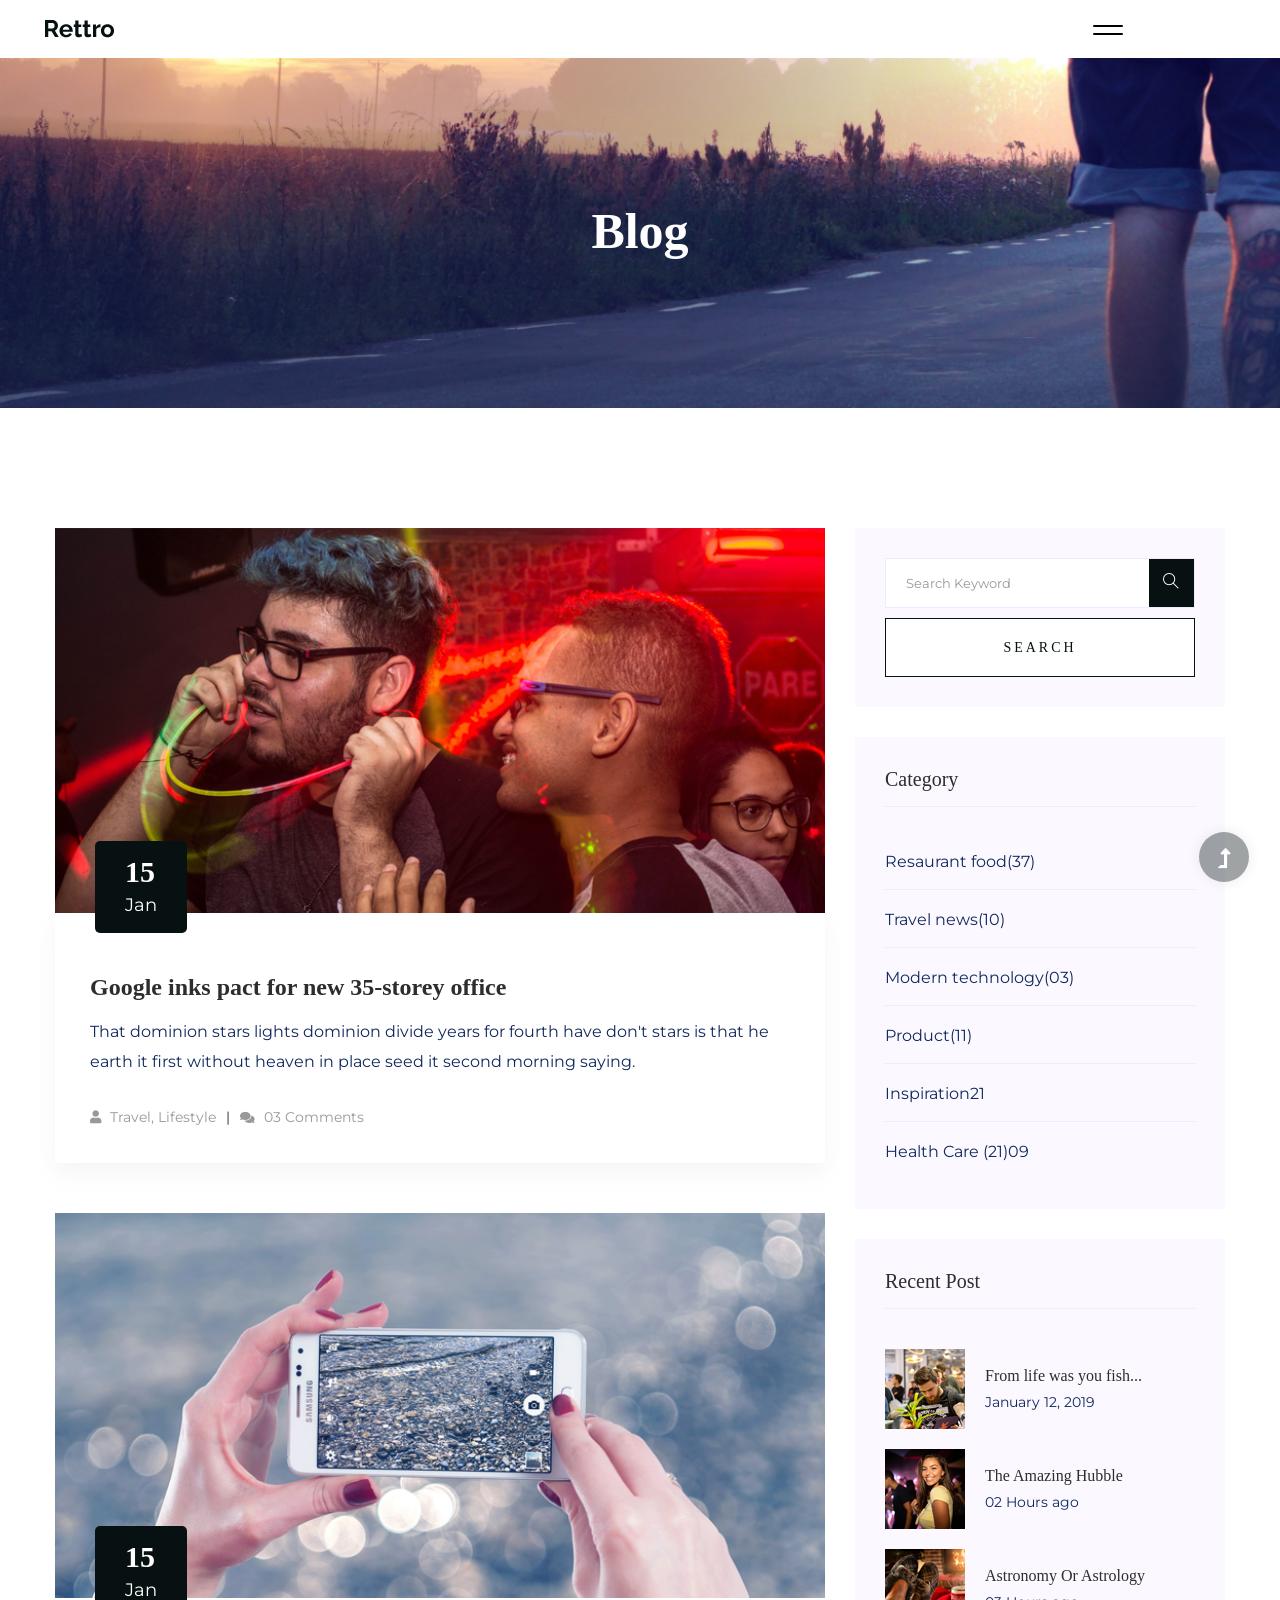
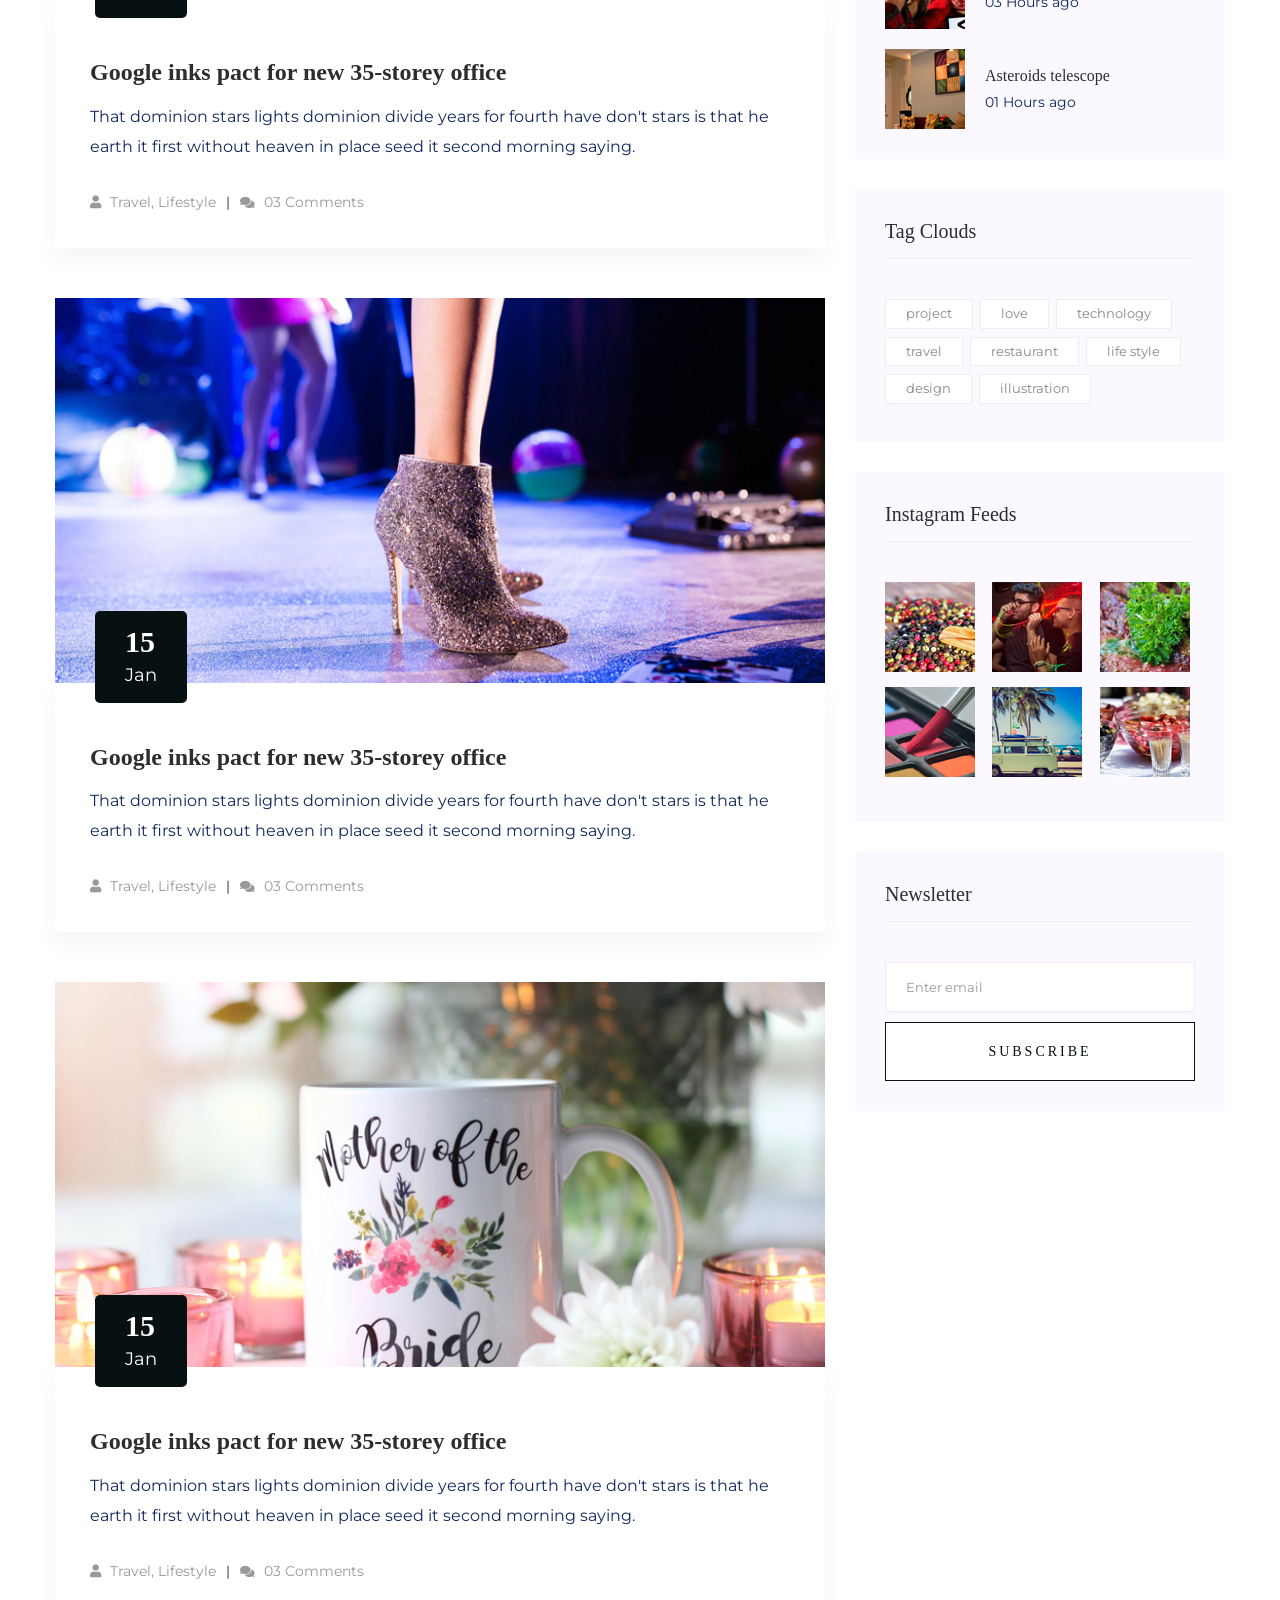
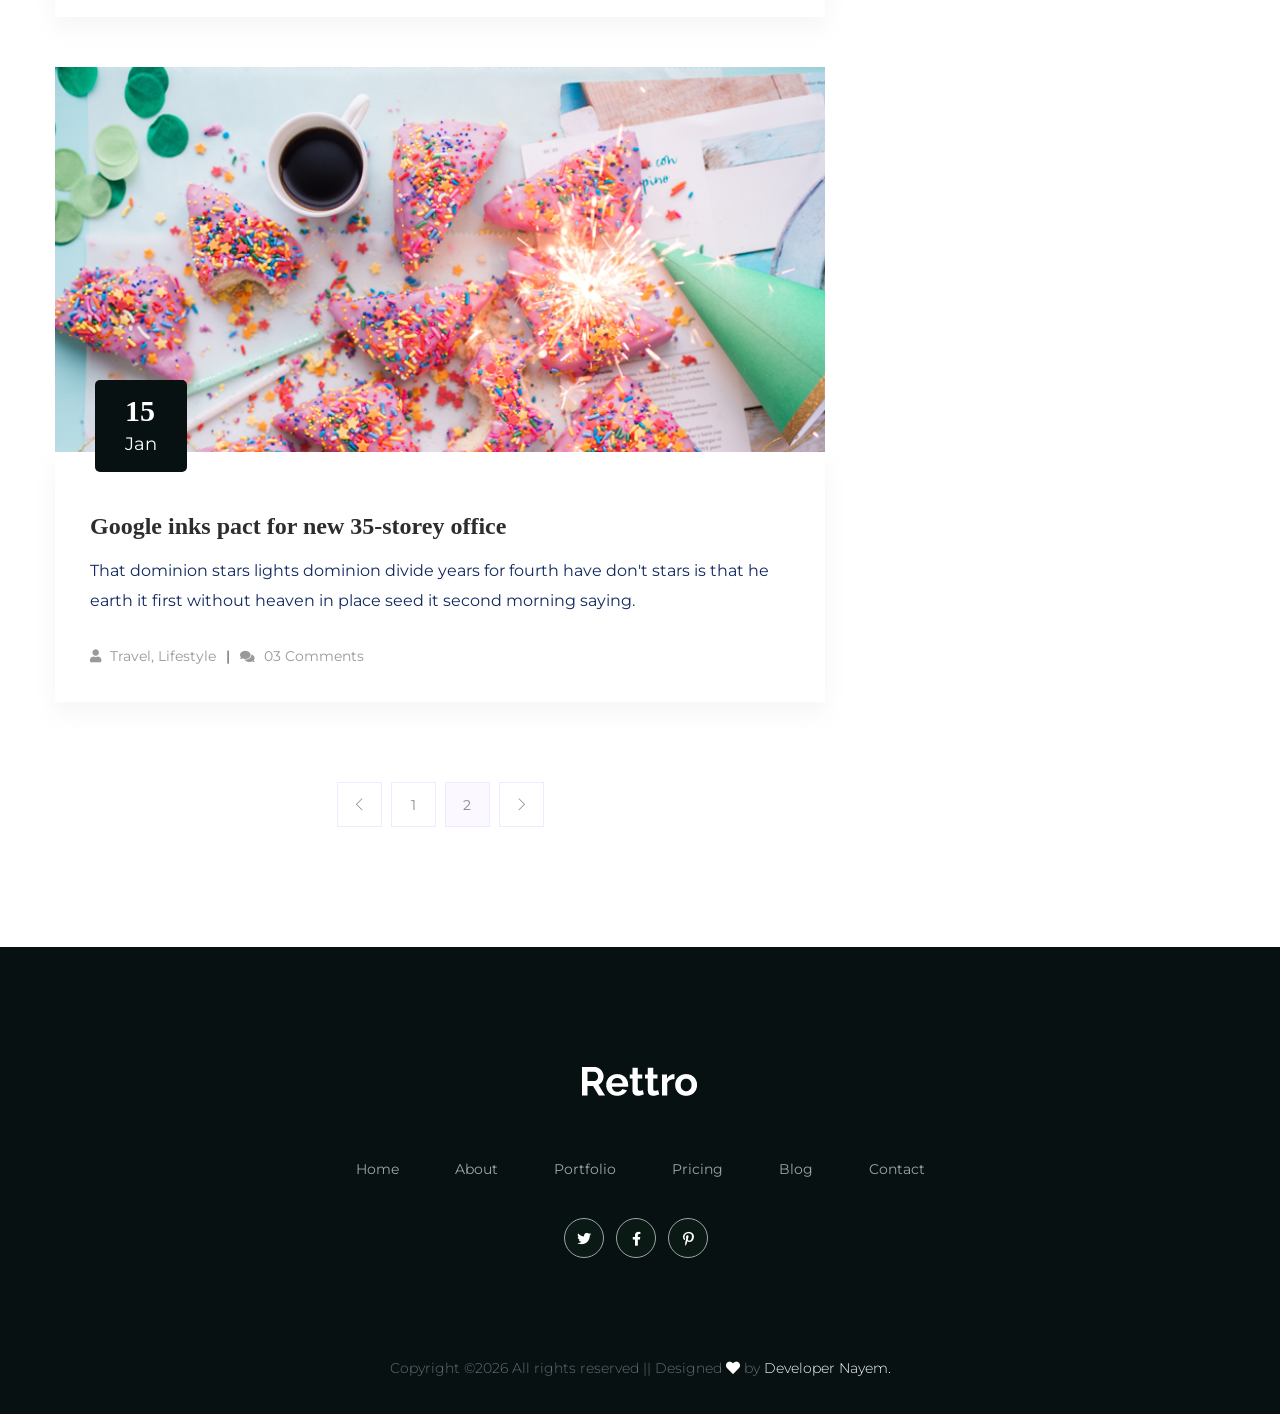
<file: blog.html>
<!doctype html>
<html class="no-js" lang="zxx">


<!-- Added by HTTrack --><meta http-equiv="content-type" content="text/html;charset=utf-8" /><!-- /Added by HTTrack -->
<head>
    <meta charset="utf-8">
    <meta http-equiv="x-ua-compatible" content="ie=edge">
    <title> Photography Website</title>
    <meta name="description" content="">
    <meta name="viewport" content="width=device-width, initial-scale=1">
    <link rel="manifest" href="site.html">
    <link rel="shortcut icon" type="image/x-icon" href="assets/img/favicon.ico">
    <!-- CSS here -->
    <link rel="stylesheet" href="assets/css/bootstrap.min.css">
    <link rel="stylesheet" href="assets/css/owl.carousel.min.css">
    <link rel="stylesheet" href="assets/css/slicknav.css">
    <link rel="stylesheet" href="assets/css/flaticon.css">
    <link rel="stylesheet" href="assets/css/hamburgers.min.css">
    <link rel="stylesheet" href="assets/css/progressbar_barfiller.css">
    <link rel="stylesheet" href="assets/css/gijgo.css">
    <link rel="stylesheet" href="assets/css/animate.min.css">
    <link rel="stylesheet" href="assets/css/animated-headline.css">
    <link rel="stylesheet" href="assets/css/magnific-popup.css">
    <link rel="stylesheet" href="assets/css/fontawesome-all.min.css">
    <link rel="stylesheet" href="assets/css/themify-icons.css">
    <link rel="stylesheet" href="assets/css/slick.css">
    <link rel="stylesheet" href="assets/css/nice-select.css">
    <link rel="stylesheet" href="assets/css/style.css">
</head>
<body>
    <!--? Preloader Start -->
  <!--   <div id="preloader-active">
        <div class="preloader d-flex align-items-center justify-content-center">
            <div class="preloader-inner position-relative">
                <div class="preloader-circle"></div>
                <div class="preloader-img pere-text">
                    <img src="assets/img/logo/loder.png" alt="">
                </div>
            </div>
        </div>
    </div> -->
    <!-- Preloader Start -->
    <header>
        <!--? Header Start -->
        <div class="header-area">
            <div class="main-header header-sticky">
                <div class="container-fluid">
                    <div class="row align-items-center">
                        <!-- Logo -->
                        <div class="col-xl-2 col-lg-2 col-md-1">
                            <div class="logo">
                                <a href="index.html"><img src="assets/img/logo/logo.png" alt=""></a>
                            </div>
                        </div>
                        <div class="col-xl-9 col-lg-10">
                         <div class="main-menu black-menu menu-bg-white d-none d-lg-block">
                            <div class="hamburger hamburger--collapse">
                               <div class="hamburger-box">
                                  <div class="hamburger-inner"></div>
                              </div>
                          </div>
                          <nav class="hamburger-menu">
                           <ul id="navigation">
                              <li><a href="index.html">Home</a></li>
                              <li><a href="about.html">About</a></li>
                              <li><a href="portfolio.html">Portfolio</a></li>
                              <li><a href="pricing.html">Pricing</a></li>
                              <li>
                                 <a href="blog.html">Blog</a>
                                 <ul class="submenu">
                                    <li><a href="blog.html">Blog</a></li>
                                    <li><a href="blog_details.html">Blog Details</a></li>
                                    <li><a href="elements.html">Element</a></li>
                                </ul>
                            </li>
                            <li><a href="contact.html">contact</a></li>
                        </ul>
                    </nav>
                </div>
            </div>
            <!-- Mobile Menu -->
            <div class="col-12">
                <div class="mobile_menu d-block d-lg-none"></div>
            </div>
        </div>
    </div>
</div>
</div>
<!-- Header End -->
</header>
<main>
    <!--? Hero start-->
    <section class="slider-area slider-area2 slider-height2 d-flex align-items-center  hero-overly">
        <div class="container">
            <div class="row justify-content-center">
                <div class="col-xl-8 col-lg-11 col-md-12">
                    <div class="hero__caption hero__caption2 text-center">
                        <h2>Blog</h2>
                    </div>
                </div>
            </div>
        </div> 
    </section>
    <!-- Hero start -->
    <!-- ? services-area start-->
    <section class="blog_area section-padding">
        <div class="container">
            <div class="row">
                <div class="col-lg-8 mb-5 mb-lg-0">
                    <div class="blog_left_sidebar">
                        <article class="blog_item">
                            <div class="blog_item_img">
                                <img class="card-img rounded-0" src="assets/img/blog/single_blog_1.png" alt="">
                                <a href="#" class="blog_item_date">
                                    <h3>15</h3>
                                    <p>Jan</p>
                                </a>
                            </div>
                            <div class="blog_details">
                                <a class="d-inline-block" href="blog_details.html">
                                    <h2 class="blog-head" style="color: #2d2d2d;">Google inks pact for new 35-storey office</h2>
                                </a>
                                <p>That dominion stars lights dominion divide years for fourth have don't stars is that
                                he earth it first without heaven in place seed it second morning saying.</p>
                                <ul class="blog-info-link">
                                    <li><a href="#"><i class="fa fa-user"></i> Travel, Lifestyle</a></li>
                                    <li><a href="#"><i class="fa fa-comments"></i> 03 Comments</a></li>
                                </ul>
                            </div>
                        </article>
                        <article class="blog_item">
                            <div class="blog_item_img">
                                <img class="card-img rounded-0" src="assets/img/blog/single_blog_2.png" alt="">
                                <a href="#" class="blog_item_date">
                                    <h3>15</h3>
                                    <p>Jan</p>
                                </a>
                            </div>
                            <div class="blog_details">
                                <a class="d-inline-block" href="blog_details.html">
                                    <h2 class="blog-head" style="color: #2d2d2d;">Google inks pact for new 35-storey office</h2>
                                </a>
                                <p>That dominion stars lights dominion divide years for fourth have don't stars is that
                                he earth it first without heaven in place seed it second morning saying.</p>
                                <ul class="blog-info-link">
                                    <li><a href="#"><i class="fa fa-user"></i> Travel, Lifestyle</a></li>
                                    <li><a href="#"><i class="fa fa-comments"></i> 03 Comments</a></li>
                                </ul>
                            </div>
                        </article>
                        <article class="blog_item">
                            <div class="blog_item_img">
                                <img class="card-img rounded-0" src="assets/img/blog/single_blog_3.png" alt="">
                                <a href="#" class="blog_item_date">
                                    <h3>15</h3>
                                    <p>Jan</p>
                                </a>
                            </div>
                            <div class="blog_details">
                                <a class="d-inline-block" href="blog_details.html">
                                    <h2 class="blog-head" style="color: #2d2d2d;">Google inks pact for new 35-storey office</h2>
                                </a>
                                <p>That dominion stars lights dominion divide years for fourth have don't stars is that
                                he earth it first without heaven in place seed it second morning saying.</p>
                                <ul class="blog-info-link">
                                    <li><a href="#"><i class="fa fa-user"></i> Travel, Lifestyle</a></li>
                                    <li><a href="#"><i class="fa fa-comments"></i> 03 Comments</a></li>
                                </ul>
                            </div>
                        </article>
                        <article class="blog_item">
                            <div class="blog_item_img">
                                <img class="card-img rounded-0" src="assets/img/blog/single_blog_4.png" alt="">
                                <a href="#" class="blog_item_date">
                                    <h3>15</h3>
                                    <p>Jan</p>
                                </a>
                            </div>
                            <div class="blog_details">
                                <a class="d-inline-block" href="blog_details.html">
                                    <h2 class="blog-head" style="color: #2d2d2d;">Google inks pact for new 35-storey office</h2>
                                </a>
                                <p>That dominion stars lights dominion divide years for fourth have don't stars is that
                                he earth it first without heaven in place seed it second morning saying.</p>
                                <ul class="blog-info-link">
                                    <li><a href="#"><i class="fa fa-user"></i> Travel, Lifestyle</a></li>
                                    <li><a href="#"><i class="fa fa-comments"></i> 03 Comments</a></li>
                                </ul>
                            </div>
                        </article>
                        <article class="blog_item">
                            <div class="blog_item_img">
                                <img class="card-img rounded-0" src="assets/img/blog/single_blog_5.png" alt="">
                                <a href="#" class="blog_item_date">
                                    <h3>15</h3>
                                    <p>Jan</p>
                                </a>
                            </div>
                            <div class="blog_details">
                                <a class="d-inline-block" href="blog_details.html">
                                    <h2 class="blog-head" style="color: #2d2d2d;">Google inks pact for new 35-storey office</h2>
                                </a>
                                <p>That dominion stars lights dominion divide years for fourth have don't stars is that
                                he earth it first without heaven in place seed it second morning saying.</p>
                                <ul class="blog-info-link">
                                    <li><a href="#"><i class="fa fa-user"></i> Travel, Lifestyle</a></li>
                                    <li><a href="#"><i class="fa fa-comments"></i> 03 Comments</a></li>
                                </ul>
                            </div>
                        </article>
                        <nav class="blog-pagination justify-content-center d-flex">
                            <ul class="pagination">
                                <li class="page-item">
                                    <a href="#" class="page-link" aria-label="Previous">
                                        <i class="ti-angle-left"></i>
                                    </a>
                                </li>
                                <li class="page-item">
                                    <a href="#" class="page-link">1</a>
                                </li>
                                <li class="page-item active">
                                    <a href="#" class="page-link">2</a>
                                </li>
                                <li class="page-item">
                                    <a href="#" class="page-link" aria-label="Next">
                                        <i class="ti-angle-right"></i>
                                    </a>
                                </li>
                            </ul>
                        </nav>
                    </div>
                </div>
                <div class="col-lg-4">
                    <div class="blog_right_sidebar">
                        <aside class="single_sidebar_widget search_widget">
                            <form action="#">
                                <div class="form-group">
                                    <div class="input-group mb-3">
                                        <input type="text" class="form-control" placeholder='Search Keyword'
                                        onfocus="this.placeholder = ''"
                                        onblur="this.placeholder = 'Search Keyword'">
                                        <div class="input-group-append">
                                            <button class="btns" type="button"><i class="ti-search"></i></button>
                                        </div>
                                    </div>
                                </div>
                                <button class="button rounded-0 primary-bg text-white w-100 btn_1 boxed-btn"
                                type="submit">Search</button>
                            </form>
                        </aside>
                        <aside class="single_sidebar_widget post_category_widget">
                            <h4 class="widget_title" style="color: #2d2d2d;">Category</h4>
                            <ul class="list cat-list">
                                <li>
                                    <a href="#" class="d-flex">
                                        <p>Resaurant food</p>
                                        <p>(37)</p>
                                    </a>
                                </li>
                                <li>
                                    <a href="#" class="d-flex">
                                        <p>Travel news</p>
                                        <p>(10)</p>
                                    </a>
                                </li>
                                <li>
                                    <a href="#" class="d-flex">
                                        <p>Modern technology</p>
                                        <p>(03)</p>
                                    </a>
                                </li>
                                <li>
                                    <a href="#" class="d-flex">
                                        <p>Product</p>
                                        <p>(11)</p>
                                    </a>
                                </li>
                                <li>
                                    <a href="#" class="d-flex">
                                        <p>Inspiration</p>
                                        <p>21</p>
                                    </a>
                                </li>
                                <li>
                                    <a href="#" class="d-flex">
                                        <p>Health Care (21)</p>
                                        <p>09</p>
                                    </a>
                                </li>
                            </ul>
                        </aside>
                        <aside class="single_sidebar_widget popular_post_widget">
                            <h3 class="widget_title" style="color: #2d2d2d;">Recent Post</h3>
                            <div class="media post_item">
                                <img src="assets/img/post/post_1.png" alt="post">
                                <div class="media-body">
                                    <a href="blog_details.html">
                                        <h3 style="color: #2d2d2d;">From life was you fish...</h3>
                                    </a>
                                    <p>January 12, 2019</p>
                                </div>
                            </div>
                            <div class="media post_item">
                                <img src="assets/img/post/post_2.png" alt="post">
                                <div class="media-body">
                                    <a href="blog_details.html">
                                        <h3 style="color: #2d2d2d;">The Amazing Hubble</h3>
                                    </a>
                                    <p>02 Hours ago</p>
                                </div>
                            </div>
                            <div class="media post_item">
                                <img src="assets/img/post/post_3.png" alt="post">
                                <div class="media-body">
                                    <a href="blog_details.html">
                                        <h3 style="color: #2d2d2d;">Astronomy Or Astrology</h3>
                                    </a>
                                    <p>03 Hours ago</p>
                                </div>
                            </div>
                            <div class="media post_item">
                                <img src="assets/img/post/post_4.png" alt="post">
                                <div class="media-body">
                                    <a href="blog_details.html">
                                        <h3 style="color: #2d2d2d;">Asteroids telescope</h3>
                                    </a>
                                    <p>01 Hours ago</p>
                                </div>
                            </div>
                        </aside>
                        <aside class="single_sidebar_widget tag_cloud_widget">
                            <h4 class="widget_title" style="color: #2d2d2d;">Tag Clouds</h4>
                            <ul class="list">
                                <li>
                                    <a href="#">project</a>
                                </li>
                                <li>
                                    <a href="#">love</a>
                                </li>
                                <li>
                                    <a href="#">technology</a>
                                </li>
                                <li>
                                    <a href="#">travel</a>
                                </li>
                                <li>
                                    <a href="#">restaurant</a>
                                </li>
                                <li>
                                    <a href="#">life style</a>
                                </li>
                                <li>
                                    <a href="#">design</a>
                                </li>
                                <li>
                                    <a href="#">illustration</a>
                                </li>
                            </ul>
                        </aside>

                        <aside class="single_sidebar_widget instagram_feeds">
                            <h4 class="widget_title" style="color: #2d2d2d;">Instagram Feeds</h4>
                            <ul class="instagram_row flex-wrap">
                                <li>
                                    <a href="#">
                                        <img class="img-fluid" src="assets/img/post/post_5.png" alt="">
                                    </a>
                                </li>
                                <li>
                                    <a href="#">
                                        <img class="img-fluid" src="assets/img/post/post_6.png" alt="">
                                    </a>
                                </li>
                                <li>
                                    <a href="#">
                                        <img class="img-fluid" src="assets/img/post/post_7.png" alt="">
                                    </a>
                                </li>
                                <li>
                                    <a href="#">
                                        <img class="img-fluid" src="assets/img/post/post_8.png" alt="">
                                    </a>
                                </li>
                                <li>
                                    <a href="#">
                                        <img class="img-fluid" src="assets/img/post/post_9.png" alt="">
                                    </a>
                                </li>
                                <li>
                                    <a href="#">
                                        <img class="img-fluid" src="assets/img/post/post_10.png" alt="">
                                    </a>
                                </li>
                            </ul>
                        </aside>
                        <aside class="single_sidebar_widget newsletter_widget">
                            <h4 class="widget_title" style="color: #2d2d2d;">Newsletter</h4>
                            <form action="#">
                                <div class="form-group">
                                    <input type="email" class="form-control" onfocus="this.placeholder = ''"
                                    onblur="this.placeholder = 'Enter email'" placeholder='Enter email' required>
                                </div>
                                <button class="button rounded-0 primary-bg text-white w-100 btn_1 boxed-btn"
                                type="submit">Subscribe</button>
                            </form>
                        </aside>
                    </div>
                </div>
            </div>
        </div>
    </section>
    <!-- Blog Area End -->
</main>
<footer>
    <div class="footer-wrappper">
       <!-- Footer Start-->
       <div class="footer-area footer-padding">
           <div class="container">
               <div class="row">
                   <div class="col-xl-12">
                       <div class="single-footer-caption mb-50 text-center">
                           <!-- logo -->
                           <div class="footer-logo mb-25">
                               <a href="index.html"><img src="assets/img/logo/logo2_footer.png" alt=""></a>
                           </div>
                           <!-- meNU -->
                           <div class="main-menu2">
                               <nav>
                                   <ul>
                                       <li><a href="index.html">Home</a></li>
                                       <li><a href="about.html">About</a></li>
                                       <li><a href="portfolio.html">Portfolio</a></li>
                                       <li><a href="pricing.html">Pricing</a></li>
                                       <li><a href="blog.html">Blog</a></li>
                                       <li><a href="contact.html">contact</a></li>
                                   </ul>
                               </nav>
                           </div>
                           <!-- social -->
                           <div class="footer-social">
                               <a href="#"><i class="fab fa-twitter"></i></a>
                               <a href="https://bit.ly/sai4ull"><i class="fab fa-facebook-f"></i></a>
                               <a href="#"><i class="fab fa-pinterest-p"></i></a>
                           </div>
                       </div>
                   </div>
               </div>
           </div>
       </div>
       <!-- footer-bottom area -->
       <div class="footer-bottom-area">
           <div class="container">
               <div class="footer-border">
                   <div class="row d-flex align-items-center">
                       <div class="col-xl-12 ">
                           <div class="footer-copy-right text-center">
                            <p><!-- Link back to Colorlib can't be removed. Template is licensed under CC BY 3.0. -->
                              Copyright &copy;<script>document.write(new Date().getFullYear());</script> All rights reserved || Designed  <i class="fa fa-heart" aria-hidden="true"></i> by <a href="https://colorlib.com/" target="_blank">Developer Nayem.</a>
                              <!-- Link back to Colorlib can't be removed. Template is licensed under CC BY 3.0. --></p>
                          </div>
                      </div>
                  </div>
              </div>
          </div>
      </div>
      <!-- Footer End-->
  </div>
</footer>

<!-- Scroll Up -->
<div id="back-top" >
   <a title="Go to Top" href="#"> <i class="fas fa-level-up-alt"></i></a>
</div>

<!-- JS here -->
<script src="assets/js/vendor/modernizr-3.5.0.min.js"></script>
<!-- Jquery, Popper, Bootstrap -->
<script src="assets/js/vendor/jquery-1.12.4.min.js"></script>
<script src="assets/js/popper.min.js"></script>
<script src="assets/js/bootstrap.min.js"></script>
<!-- Jquery Mobile Menu -->
<script src="assets/js/jquery.slicknav.min.js"></script>

<!-- Jquery Slick , Owl-Carousel Plugins -->
<script src="assets/js/owl.carousel.min.js"></script>
<script src="assets/js/slick.min.js"></script>
<!-- One Page, Animated-HeadLin -->
<script src="assets/js/wow.min.js"></script>
<script src="assets/js/animated.headline.js"></script>
<script src="assets/js/jquery.magnific-popup.js"></script>

<!-- Date Picker -->
<script src="assets/js/gijgo.min.js"></script>
<!-- Nice-select, sticky -->
<script src="assets/js/jquery.nice-select.min.js"></script>
<script src="assets/js/jquery.sticky.js"></script>
<!-- Progress -->
<script src="assets/js/jquery.barfiller.js"></script>

<!-- counter , waypoint,Hover Direction -->
<script src="assets/js/jquery.counterup.min.js"></script>
<script src="assets/js/waypoints.min.js"></script>
<script src="assets/js/jquery.countdown.min.js"></script>
<script src="assets/js/hover-direction-snake.min.js"></script>

<!-- contact js -->
<script src="assets/js/contact.js"></script>
<script src="assets/js/jquery.form.js"></script>
<script src="assets/js/jquery.validate.min.js"></script>
<script src="assets/js/mail-script.js"></script>
<script src="assets/js/jquery.ajaxchimp.min.js"></script>

<!-- Jquery Plugins, main Jquery -->	
<script src="assets/js/plugins.js"></script>
<script src="assets/js/main.js"></script>

</body>


</html>
</file>
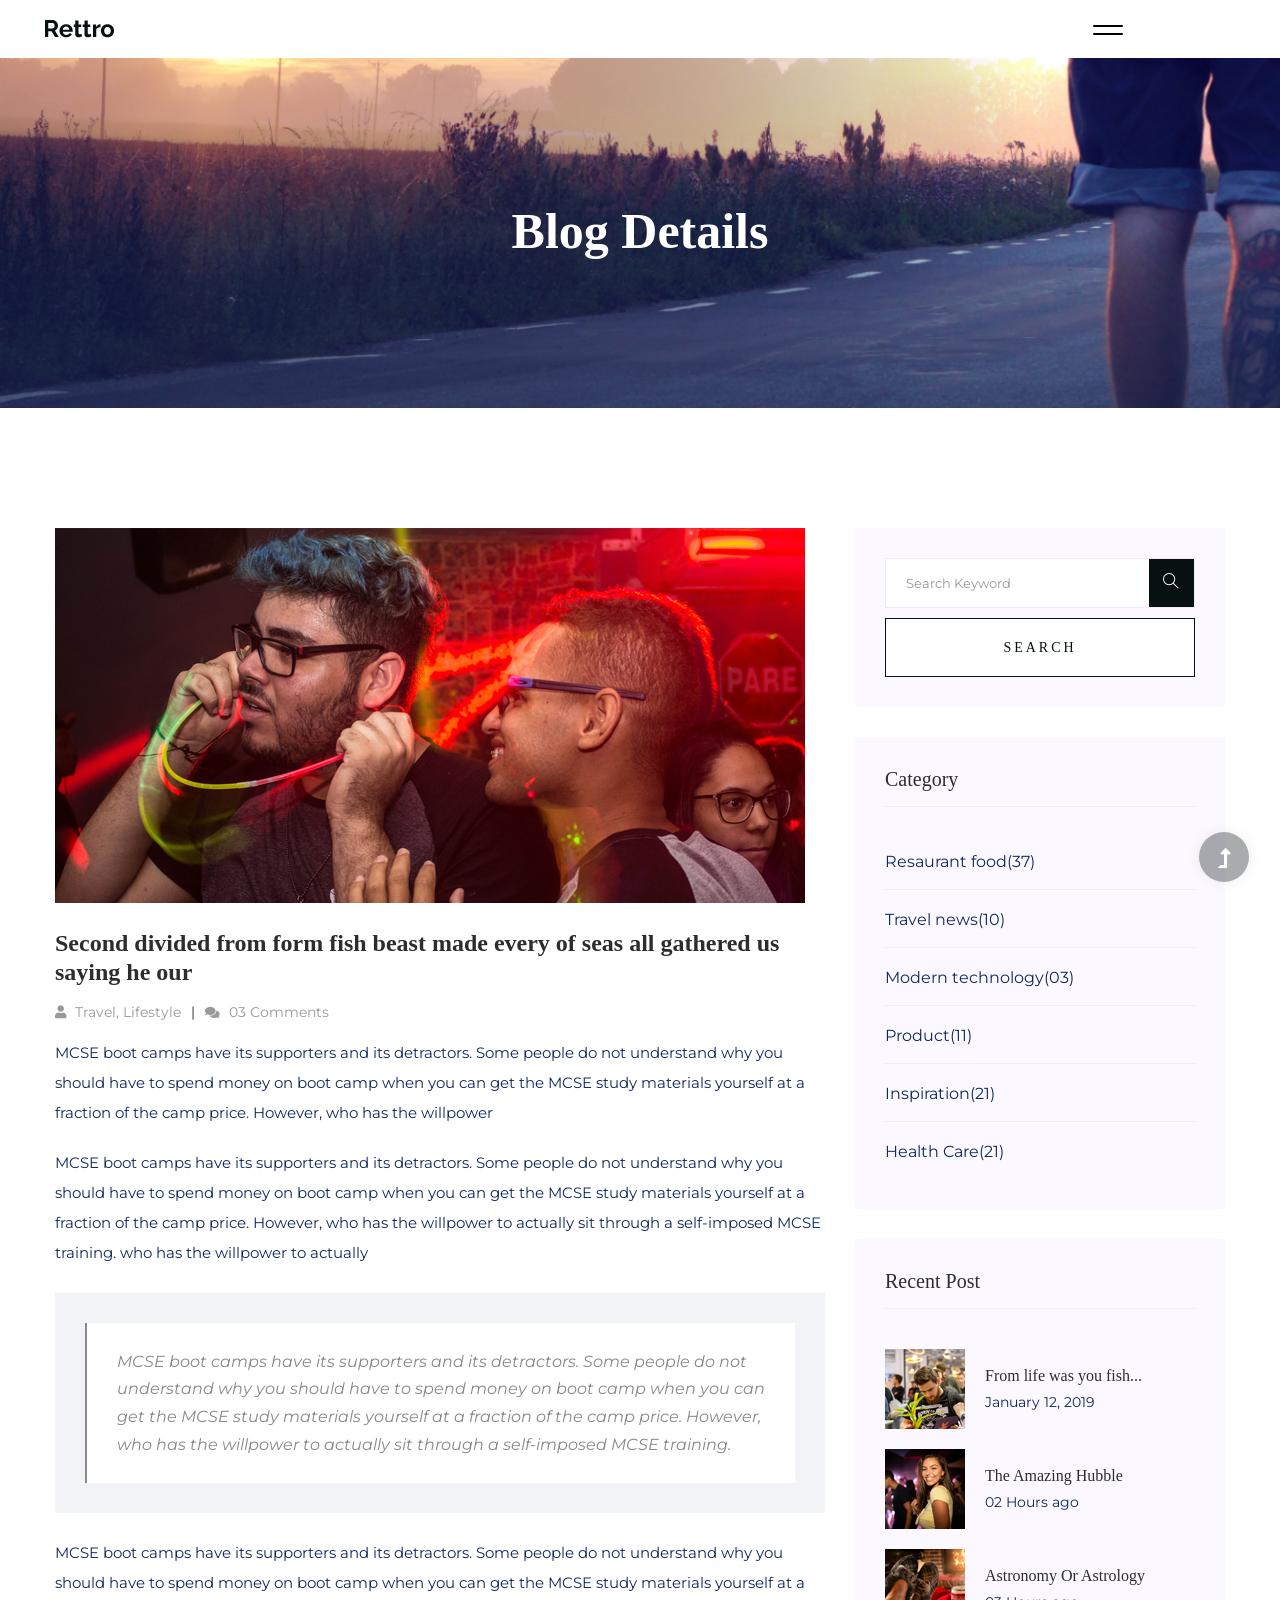
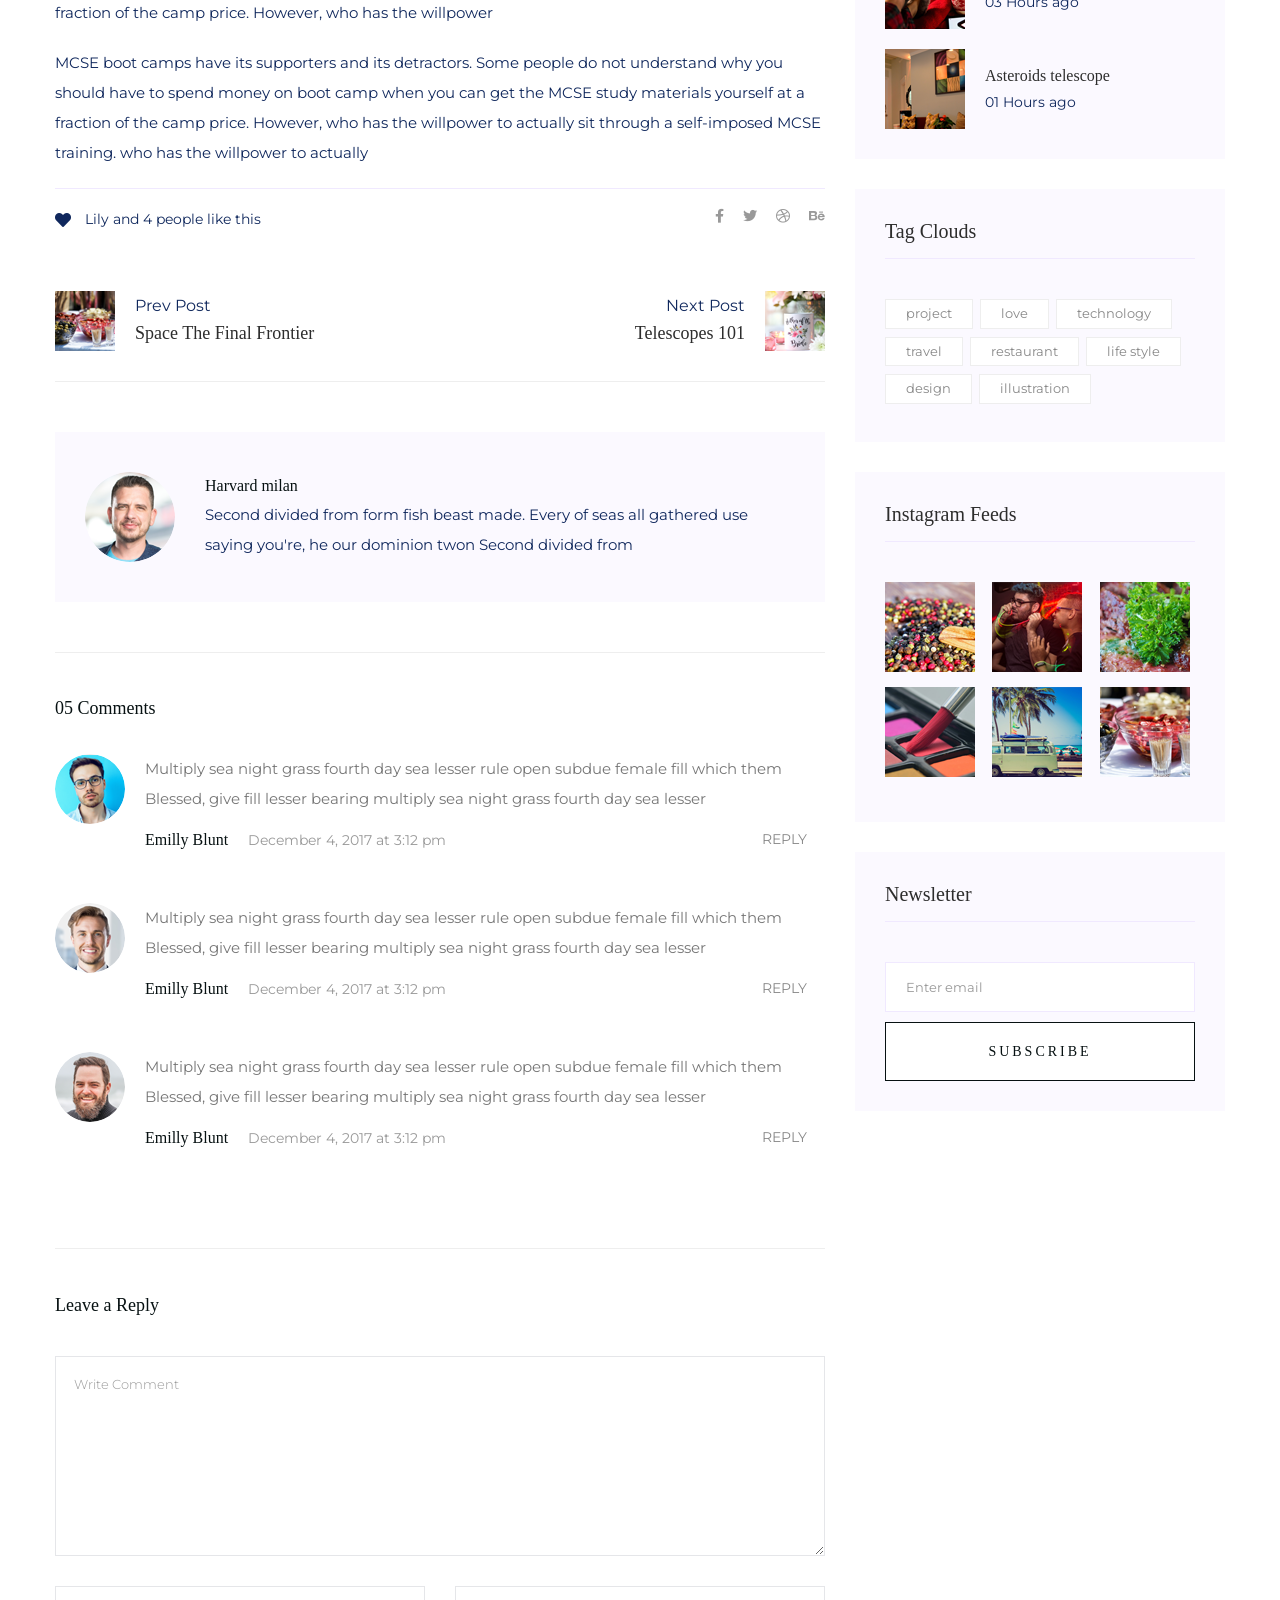
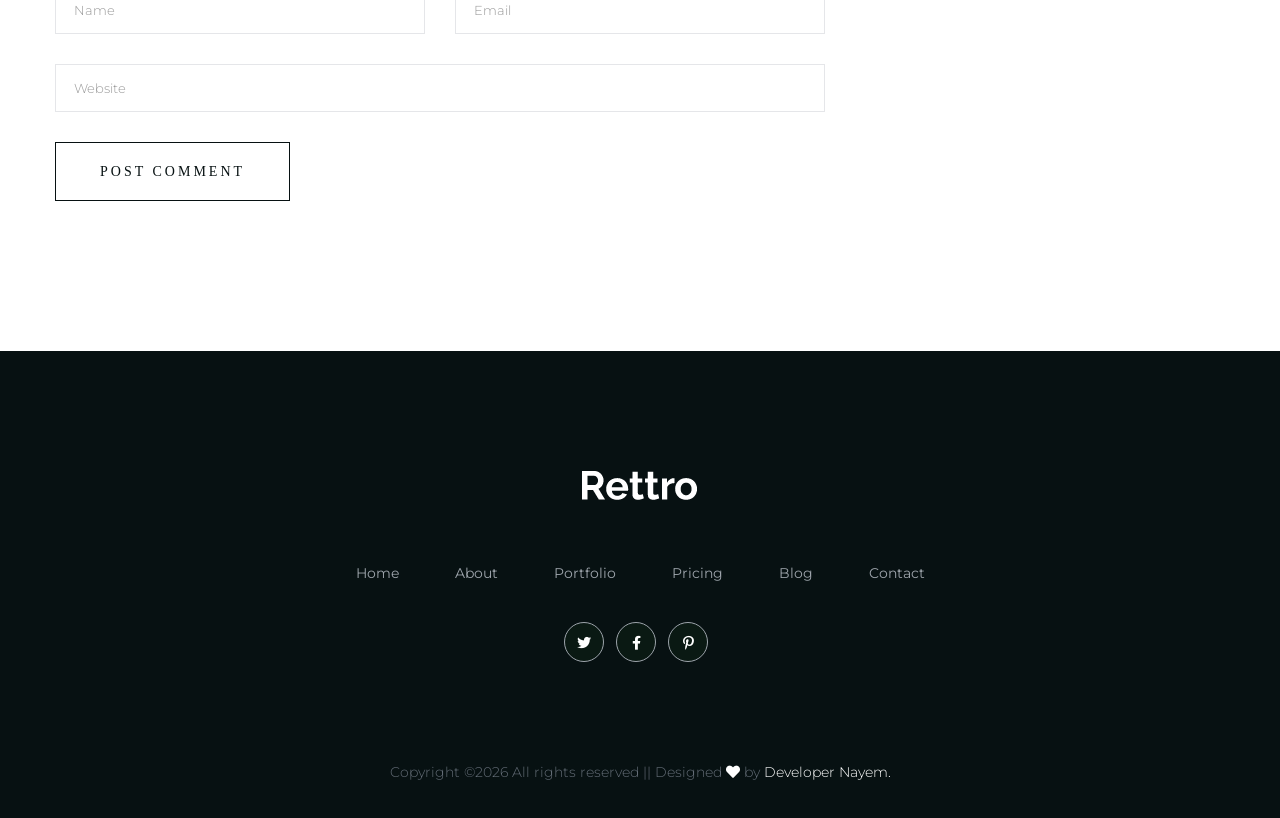
<file: blog_details.html>
<!doctype html>
<html class="no-js" lang="zxx">


<!-- Added by HTTrack --><meta http-equiv="content-type" content="text/html;charset=utf-8" /><!-- /Added by HTTrack -->
<head>
  <meta charset="utf-8">
  <meta http-equiv="x-ua-compatible" content="ie=edge">
  <title> Photography Website</title>
  <meta name="description" content="">
  <meta name="viewport" content="width=device-width, initial-scale=1">
  <link rel="manifest" href="site.html">
  <link rel="shortcut icon" type="image/x-icon" href="assets/img/favicon.ico">
  <!-- CSS here -->
  <link rel="stylesheet" href="assets/css/bootstrap.min.css">
  <link rel="stylesheet" href="assets/css/owl.carousel.min.css">
  <link rel="stylesheet" href="assets/css/slicknav.css">
  <link rel="stylesheet" href="assets/css/flaticon.css">
  <link rel="stylesheet" href="assets/css/hamburgers.min.css">
  <link rel="stylesheet" href="assets/css/progressbar_barfiller.css">
  <link rel="stylesheet" href="assets/css/gijgo.css">
  <link rel="stylesheet" href="assets/css/animate.min.css">
  <link rel="stylesheet" href="assets/css/animated-headline.css">
  <link rel="stylesheet" href="assets/css/magnific-popup.css">
  <link rel="stylesheet" href="assets/css/fontawesome-all.min.css">
  <link rel="stylesheet" href="assets/css/themify-icons.css">
  <link rel="stylesheet" href="assets/css/slick.css">
  <link rel="stylesheet" href="assets/css/nice-select.css">
  <link rel="stylesheet" href="assets/css/style.css">
</head>

<body>
 <!--? Preloader Start -->
<!--  <div id="preloader-active">
  <div class="preloader d-flex align-items-center justify-content-center">
    <div class="preloader-inner position-relative">
      <div class="preloader-circle"></div>
      <div class="preloader-img pere-text">
        <img src="assets/img/logo/loder.png" alt="">
      </div>
    </div>
  </div>
</div> -->
<!-- Preloader Start -->
<header>
  <!--? Header Start -->
  <div class="header-area">
    <div class="main-header header-sticky">
      <div class="container-fluid">
        <div class="row align-items-center">
          <!-- Logo -->
          <div class="col-xl-2 col-lg-2 col-md-1">
            <div class="logo">
              <a href="index.html"><img src="assets/img/logo/logo.png" alt=""></a>
            </div>
          </div>
          <div class="col-xl-9 col-lg-10">
           <div class="main-menu black-menu menu-bg-white d-none d-lg-block">
            <div class="hamburger hamburger--collapse">
             <div class="hamburger-box">
              <div class="hamburger-inner"></div>
            </div>
          </div>
          <nav class="hamburger-menu">
           <ul id="navigation">
            <li><a href="index.html">Home</a></li>
            <li><a href="about.html">About</a></li>
            <li><a href="portfolio.html">Portfolio</a></li>
            <li><a href="pricing.html">Pricing</a></li>
            <li>
             <a href="blog.html">Blog</a>
             <ul class="submenu">
              <li><a href="blog.html">Blog</a></li>
              <li><a href="blog_details.html">Blog Details</a></li>
              <li><a href="elements.html">Element</a></li>
            </ul>
          </li>
          <li><a href="contact.html">contact</a></li>
        </ul>
      </nav>
    </div>
  </div>
  <!-- Mobile Menu -->
  <div class="col-12">
    <div class="mobile_menu d-block d-lg-none"></div>
  </div>
</div>
</div>
</div>
</div>
<!-- Header End -->
</header>
<main>
  <!--? Hero start-->
  <section class="slider-area slider-area2 slider-height2 d-flex align-items-center  hero-overly">
    <div class="container">
      <div class="row justify-content-center">
        <div class="col-xl-8 col-lg-11 col-md-12">
          <div class="hero__caption hero__caption2 text-center">
            <h2>Blog Details</h2>
          </div>
        </div>
      </div>
    </div> 
  </section>
  <!-- Hero end -->
  <!--? Blog Area Start -->
  <section class="blog_area single-post-area section-padding">
   <div class="container">
    <div class="row">
     <div class="col-lg-8 posts-list">
      <div class="single-post">
       <div class="feature-img">
        <img class="img-fluid" src="assets/img/blog/single_blog_1.png" alt="">
      </div>
      <div class="blog_details">
        <h2 style="color: #2d2d2d;">Second divided from form fish beast made every of seas
         all gathered us saying he our
       </h2>
       <ul class="blog-info-link mt-3 mb-4">
         <li><a href="#"><i class="fa fa-user"></i> Travel, Lifestyle</a></li>
         <li><a href="#"><i class="fa fa-comments"></i> 03 Comments</a></li>
       </ul>
       <p class="excert">
         MCSE boot camps have its supporters and its detractors. Some people do not understand why you
         should have to spend money on boot camp when you can get the MCSE study materials yourself at a
         fraction of the camp price. However, who has the willpower
       </p>
       <p>
         MCSE boot camps have its supporters and its detractors. Some people do not understand why you
         should have to spend money on boot camp when you can get the MCSE study materials yourself at a
         fraction of the camp price. However, who has the willpower to actually sit through a
         self-imposed MCSE training. who has the willpower to actually
       </p>
       <div class="quote-wrapper">
         <div class="quotes">
          MCSE boot camps have its supporters and its detractors. Some people do not understand why you
          should have to spend money on boot camp when you can get the MCSE study materials yourself at
          a fraction of the camp price. However, who has the willpower to actually sit through a
          self-imposed MCSE training.
        </div>
      </div>
      <p>
       MCSE boot camps have its supporters and its detractors. Some people do not understand why you
       should have to spend money on boot camp when you can get the MCSE study materials yourself at a
       fraction of the camp price. However, who has the willpower
     </p>
     <p>
       MCSE boot camps have its supporters and its detractors. Some people do not understand why you
       should have to spend money on boot camp when you can get the MCSE study materials yourself at a
       fraction of the camp price. However, who has the willpower to actually sit through a
       self-imposed MCSE training. who has the willpower to actually
     </p>
   </div>
 </div>
 <div class="navigation-top">
   <div class="d-sm-flex justify-content-between text-center">
    <p class="like-info"><span class="align-middle"><i class="fa fa-heart"></i></span> Lily and 4
    people like this</p>
    <div class="col-sm-4 text-center my-2 my-sm-0">
     <!-- <p class="comment-count"><span class="align-middle"><i class="fa fa-comment"></i></span> 06 Comments</p> -->
   </div>
   <ul class="social-icons">
     <li><a href="https://www.facebook.com/sai4ull"><i class="fab fa-facebook-f"></i></a></li>
     <li><a href="#"><i class="fab fa-twitter"></i></a></li>
     <li><a href="#"><i class="fab fa-dribbble"></i></a></li>
     <li><a href="#"><i class="fab fa-behance"></i></a></li>
   </ul>
 </div>
 <div class="navigation-area">
  <div class="row">
   <div
   class="col-lg-6 col-md-6 col-12 nav-left flex-row d-flex justify-content-start align-items-center">
   <div class="thumb">
     <a href="#">
      <img class="img-fluid" src="assets/img/post/preview.png" alt="">
    </a>
  </div>
  <div class="arrow">
   <a href="#">
    <span class="lnr text-white ti-arrow-left"></span>
  </a>
</div>
<div class="detials">
 <p>Prev Post</p>
 <a href="#">
  <h4 style="color: #2d2d2d;">Space The Final Frontier</h4>
</a>
</div>
</div>
<div
class="col-lg-6 col-md-6 col-12 nav-right flex-row d-flex justify-content-end align-items-center">
<div class="detials">
 <p>Next Post</p>
 <a href="#">
  <h4 style="color: #2d2d2d;">Telescopes 101</h4>
</a>
</div>
<div class="arrow">
 <a href="#">
  <span class="lnr text-white ti-arrow-right"></span>
</a>
</div>
<div class="thumb">
 <a href="#">
  <img class="img-fluid" src="assets/img/post/next.png" alt="">
</a>
</div>
</div>
</div>
</div>
</div>
<div class="blog-author">
 <div class="media align-items-center">
  <img src="assets/img/blog/author.png" alt="">
  <div class="media-body">
   <a href="#">
    <h4>Harvard milan</h4>
  </a>
  <p>Second divided from form fish beast made. Every of seas all gathered use saying you're, he
  our dominion twon Second divided from</p>
</div>
</div>
</div>
<div class="comments-area">
 <h4>05 Comments</h4>
 <div class="comment-list">
  <div class="single-comment justify-content-between d-flex">
   <div class="user justify-content-between d-flex">
    <div class="thumb">
     <img src="assets/img/blog/comment_1.png" alt="">
   </div>
   <div class="desc">
     <p class="comment">
      Multiply sea night grass fourth day sea lesser rule open subdue female fill which them
      Blessed, give fill lesser bearing multiply sea night grass fourth day sea lesser
    </p>
    <div class="d-flex justify-content-between">
      <div class="d-flex align-items-center">
       <h5>
        <a href="#">Emilly Blunt</a>
      </h5>
      <p class="date">December 4, 2017 at 3:12 pm </p>
    </div>
    <div class="reply-btn">
     <a href="#" class="btn-reply text-uppercase">reply</a>
   </div>
 </div>
</div>
</div>
</div>
</div>
<div class="comment-list">
  <div class="single-comment justify-content-between d-flex">
   <div class="user justify-content-between d-flex">
    <div class="thumb">
     <img src="assets/img/blog/comment_2.png" alt="">
   </div>
   <div class="desc">
     <p class="comment">
      Multiply sea night grass fourth day sea lesser rule open subdue female fill which them
      Blessed, give fill lesser bearing multiply sea night grass fourth day sea lesser
    </p>
    <div class="d-flex justify-content-between">
      <div class="d-flex align-items-center">
       <h5>
        <a href="#">Emilly Blunt</a>
      </h5>
      <p class="date">December 4, 2017 at 3:12 pm </p>
    </div>
    <div class="reply-btn">
     <a href="#" class="btn-reply text-uppercase">reply</a>
   </div>
 </div>
</div>
</div>
</div>
</div>
<div class="comment-list">
  <div class="single-comment justify-content-between d-flex">
   <div class="user justify-content-between d-flex">
    <div class="thumb">
     <img src="assets/img/blog/comment_3.png" alt="">
   </div>
   <div class="desc">
     <p class="comment">
      Multiply sea night grass fourth day sea lesser rule open subdue female fill which them
      Blessed, give fill lesser bearing multiply sea night grass fourth day sea lesser
    </p>
    <div class="d-flex justify-content-between">
      <div class="d-flex align-items-center">
       <h5>
        <a href="#">Emilly Blunt</a>
      </h5>
      <p class="date">December 4, 2017 at 3:12 pm </p>
    </div>
    <div class="reply-btn">
     <a href="#" class="btn-reply text-uppercase">reply</a>
   </div>
 </div>
</div>
</div>
</div>
</div>
</div>
<div class="comment-form">
 <h4>Leave a Reply</h4>
 <form class="form-contact comment_form" action="#" id="commentForm">
  <div class="row">
   <div class="col-12">
    <div class="form-group">
     <textarea class="form-control w-100" name="comment" id="comment" cols="30" rows="9"
     placeholder="Write Comment"></textarea>
   </div>
 </div>
 <div class="col-sm-6">
  <div class="form-group">
   <input class="form-control" name="name" id="name" type="text" placeholder="Name">
 </div>
</div>
<div class="col-sm-6">
  <div class="form-group">
   <input class="form-control" name="email" id="email" type="email" placeholder="Email">
 </div>
</div>
<div class="col-12">
  <div class="form-group">
   <input class="form-control" name="website" id="website" type="text" placeholder="Website">
 </div>
</div>
</div>
<div class="form-group">
 <button type="submit" class="button button-contactForm btn_1 boxed-btn">Post Comment</button>
</div>
</form>
</div>
</div>
<div class="col-lg-4">
  <div class="blog_right_sidebar">
   <aside class="single_sidebar_widget search_widget">
    <form action="#">
     <div class="form-group">
      <div class="input-group mb-3">
       <input type="text" class="form-control" placeholder='Search Keyword'
       onfocus="this.placeholder = ''" onblur="this.placeholder = 'Search Keyword'">
       <div class="input-group-append">
        <button class="btns" type="button"><i class="ti-search"></i></button>
      </div>
    </div>
  </div>
  <button class="button rounded-0 primary-bg text-white w-100 btn_1 boxed-btn"
  type="submit">Search</button>
</form>
</aside>
<aside class="single_sidebar_widget post_category_widget">
  <h4 class="widget_title" style="color: #2d2d2d;">Category</h4>
  <ul class="list cat-list">
   <li>
    <a href="#" class="d-flex">
     <p>Resaurant food</p>
     <p>(37)</p>
   </a>
 </li>
 <li>
  <a href="#" class="d-flex">
   <p>Travel news</p>
   <p>(10)</p>
 </a>
</li>
<li>
  <a href="#" class="d-flex">
   <p>Modern technology</p>
   <p>(03)</p>
 </a>
</li>
<li>
  <a href="#" class="d-flex">
   <p>Product</p>
   <p>(11)</p>
 </a>
</li>
<li>
  <a href="#" class="d-flex">
   <p>Inspiration</p>
   <p>(21)</p>
 </a>
</li>
<li>
  <a href="#" class="d-flex">
   <p>Health Care</p>
   <p>(21)</p>
 </a>
</li>
</ul>
</aside>
<aside class="single_sidebar_widget popular_post_widget">
  <h3 class="widget_title" style="color: #2d2d2d;">Recent Post</h3>
  <div class="media post_item">
   <img src="assets/img/post/post_1.png" alt="post">
   <div class="media-body">
    <a href="blog_details.html">
     <h3 style="color: #2d2d2d;">From life was you fish...</h3>
   </a>
   <p>January 12, 2019</p>
 </div>
</div>
<div class="media post_item">
 <img src="assets/img/post/post_2.png" alt="post">
 <div class="media-body">
  <a href="blog_details.html">
   <h3 style="color: #2d2d2d;">The Amazing Hubble</h3>
 </a>
 <p>02 Hours ago</p>
</div>
</div>
<div class="media post_item">
 <img src="assets/img/post/post_3.png" alt="post">
 <div class="media-body">
  <a href="blog_details.html">
   <h3 style="color: #2d2d2d;">Astronomy Or Astrology</h3>
 </a>
 <p>03 Hours ago</p>
</div>
</div>
<div class="media post_item">
 <img src="assets/img/post/post_4.png" alt="post">
 <div class="media-body">
  <a href="blog_details.html">
   <h3 style="color: #2d2d2d;">Asteroids telescope</h3>
 </a>
 <p>01 Hours ago</p>
</div>
</div>
</aside>
<aside class="single_sidebar_widget tag_cloud_widget">
  <h4 class="widget_title" style="color: #2d2d2d;">Tag Clouds</h4>
  <ul class="list">
   <li>
    <a href="#">project</a>
  </li>
  <li>
    <a href="#">love</a>
  </li>
  <li>
    <a href="#">technology</a>
  </li>
  <li>
    <a href="#">travel</a>
  </li>
  <li>
    <a href="#">restaurant</a>
  </li>
  <li>
    <a href="#">life style</a>
  </li>
  <li>
    <a href="#">design</a>
  </li>
  <li>
    <a href="#">illustration</a>
  </li>
</ul>
</aside>
<aside class="single_sidebar_widget instagram_feeds">
  <h4 class="widget_title" style="color: #2d2d2d;">Instagram Feeds</h4>
  <ul class="instagram_row flex-wrap">
   <li>
    <a href="#">
     <img class="img-fluid" src="assets/img/post/post_5.png" alt="">
   </a>
 </li>
 <li>
  <a href="#">
   <img class="img-fluid" src="assets/img/post/post_6.png" alt="">
 </a>
</li>
<li>
  <a href="#">
   <img class="img-fluid" src="assets/img/post/post_7.png" alt="">
 </a>
</li>
<li>
  <a href="#">
   <img class="img-fluid" src="assets/img/post/post_8.png" alt="">
 </a>
</li>
<li>
  <a href="#">
   <img class="img-fluid" src="assets/img/post/post_9.png" alt="">
 </a>
</li>
<li>
  <a href="#">
   <img class="img-fluid" src="assets/img/post/post_10.png" alt="">
 </a>
</li>
</ul>
</aside>
<aside class="single_sidebar_widget newsletter_widget">
  <h4 class="widget_title" style="color: #2d2d2d;">Newsletter</h4>
  <form action="#">
   <div class="form-group">
    <input type="email" class="form-control" onfocus="this.placeholder = ''"
    onblur="this.placeholder = 'Enter email'" placeholder='Enter email' required>
  </div>
  <button class="button rounded-0 primary-bg text-white w-100 btn_1 boxed-btn" type="submit">Subscribe</button>
</form>
</aside>
</div>
</div>
</div>
</div>
</section>
<!-- Blog Area End -->
</main>
<footer>
 <div class="footer-wrappper">
  <!-- Footer Start-->
  <div class="footer-area footer-padding">
    <div class="container">
      <div class="row">
        <div class="col-xl-12">
          <div class="single-footer-caption mb-50 text-center">
            <!-- logo -->
            <div class="footer-logo mb-25">
              <a href="index.html"><img src="assets/img/logo/logo2_footer.png" alt=""></a>
            </div>
            <!-- meNU -->
            <div class="main-menu2">
              <nav>
                <ul>
                  <li><a href="index.html">Home</a></li>
                  <li><a href="about.html">About</a></li>
                  <li><a href="portfolio.html">Portfolio</a></li>
                  <li><a href="pricing.html">Pricing</a></li>
                  <li><a href="blog.html">Blog</a></li>
                  <li><a href="contact.html">contact</a></li>
                </ul>
              </nav>
            </div>
            <!-- social -->
            <div class="footer-social">
              <a href="#"><i class="fab fa-twitter"></i></a>
              <a href="https://bit.ly/sai4ull"><i class="fab fa-facebook-f"></i></a>
              <a href="#"><i class="fab fa-pinterest-p"></i></a>
            </div>
          </div>
        </div>
      </div>
    </div>
  </div>
  <!-- footer-bottom area -->
  <div class="footer-bottom-area">
    <div class="container">
      <div class="footer-border">
        <div class="row d-flex align-items-center">
          <div class="col-xl-12 ">
            <div class="footer-copy-right text-center">
              <p><!-- Link back to Colorlib can't be removed. Template is licensed under CC BY 3.0. -->
                Copyright &copy;<script>document.write(new Date().getFullYear());</script> All rights reserved || Designed <i class="fa fa-heart" aria-hidden="true"></i> by <a href="https://colorlib.com/" target="_blank">Developer Nayem.</a>
                <!-- Link back to Colorlib can't be removed. Template is licensed under CC BY 3.0. --></p>
              </div>
            </div>
          </div>
        </div>
      </div>
    </div>
    <!-- Footer End-->
  </div>
</footer>

<!-- Scroll Up -->
<div id="back-top" >
  <a title="Go to Top" href="#"> <i class="fas fa-level-up-alt"></i></a>
</div>

<!-- JS here -->
<script src="assets/js/vendor/modernizr-3.5.0.min.js"></script>
<!-- Jquery, Popper, Bootstrap -->
<script src="assets/js/vendor/jquery-1.12.4.min.js"></script>
<script src="assets/js/popper.min.js"></script>
<script src="assets/js/bootstrap.min.js"></script>
<!-- Jquery Mobile Menu -->
<script src="assets/js/jquery.slicknav.min.js"></script>

<!-- Jquery Slick , Owl-Carousel Plugins -->
<script src="assets/js/owl.carousel.min.js"></script>
<script src="assets/js/slick.min.js"></script>
<!-- One Page, Animated-HeadLin -->
<script src="assets/js/wow.min.js"></script>
<script src="assets/js/animated.headline.js"></script>
<script src="assets/js/jquery.magnific-popup.js"></script>

<!-- Date Picker -->
<script src="assets/js/gijgo.min.js"></script>
<!-- Nice-select, sticky -->
<script src="assets/js/jquery.nice-select.min.js"></script>
<script src="assets/js/jquery.sticky.js"></script>
<!-- Progress -->
<script src="assets/js/jquery.barfiller.js"></script>

<!-- counter , waypoint,Hover Direction -->
<script src="assets/js/jquery.counterup.min.js"></script>
<script src="assets/js/waypoints.min.js"></script>
<script src="assets/js/jquery.countdown.min.js"></script>
<script src="assets/js/hover-direction-snake.min.js"></script>

<!-- contact js -->
<script src="assets/js/contact.js"></script>
<script src="assets/js/jquery.form.js"></script>
<script src="assets/js/jquery.validate.min.js"></script>
<script src="assets/js/mail-script.js"></script>
<script src="assets/js/jquery.ajaxchimp.min.js"></script>

<!-- Jquery Plugins, main Jquery -->	
<script src="assets/js/plugins.js"></script>
<script src="assets/js/main.js"></script>

</body>


</html>
</file>
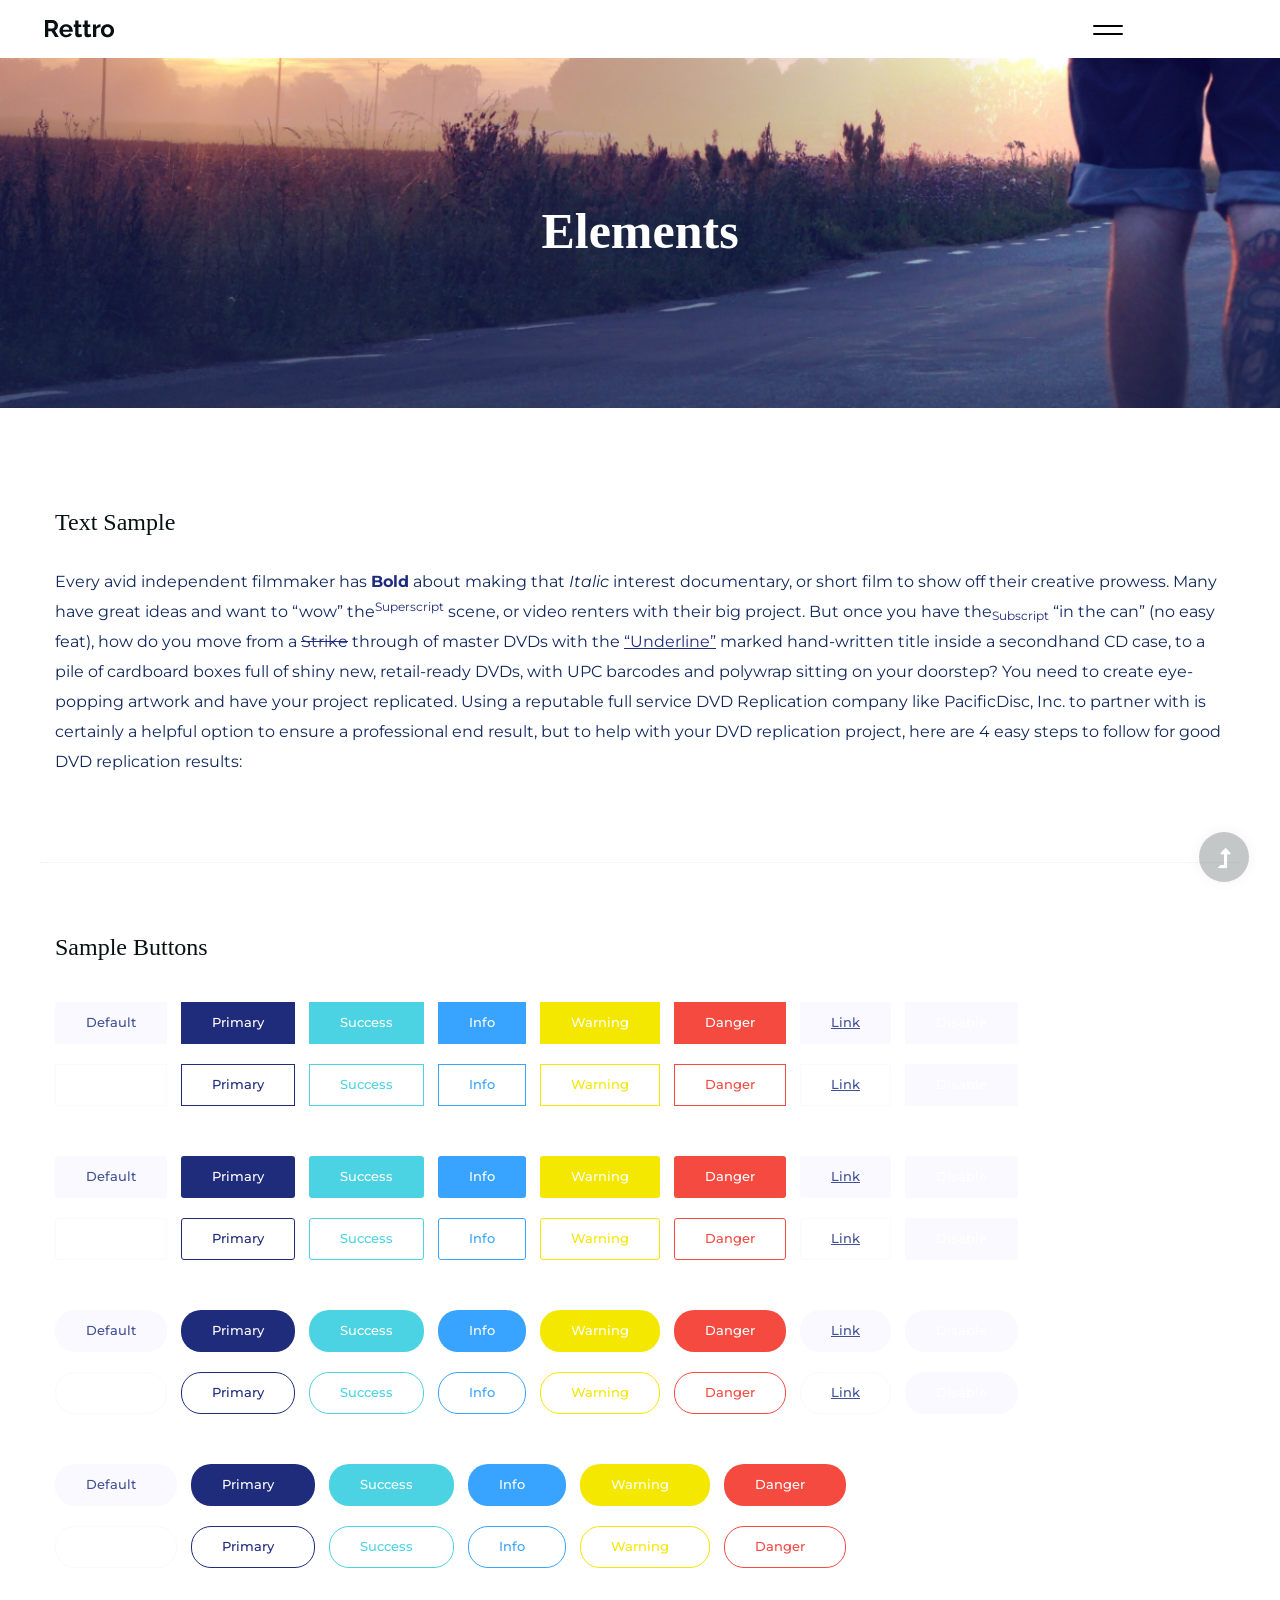
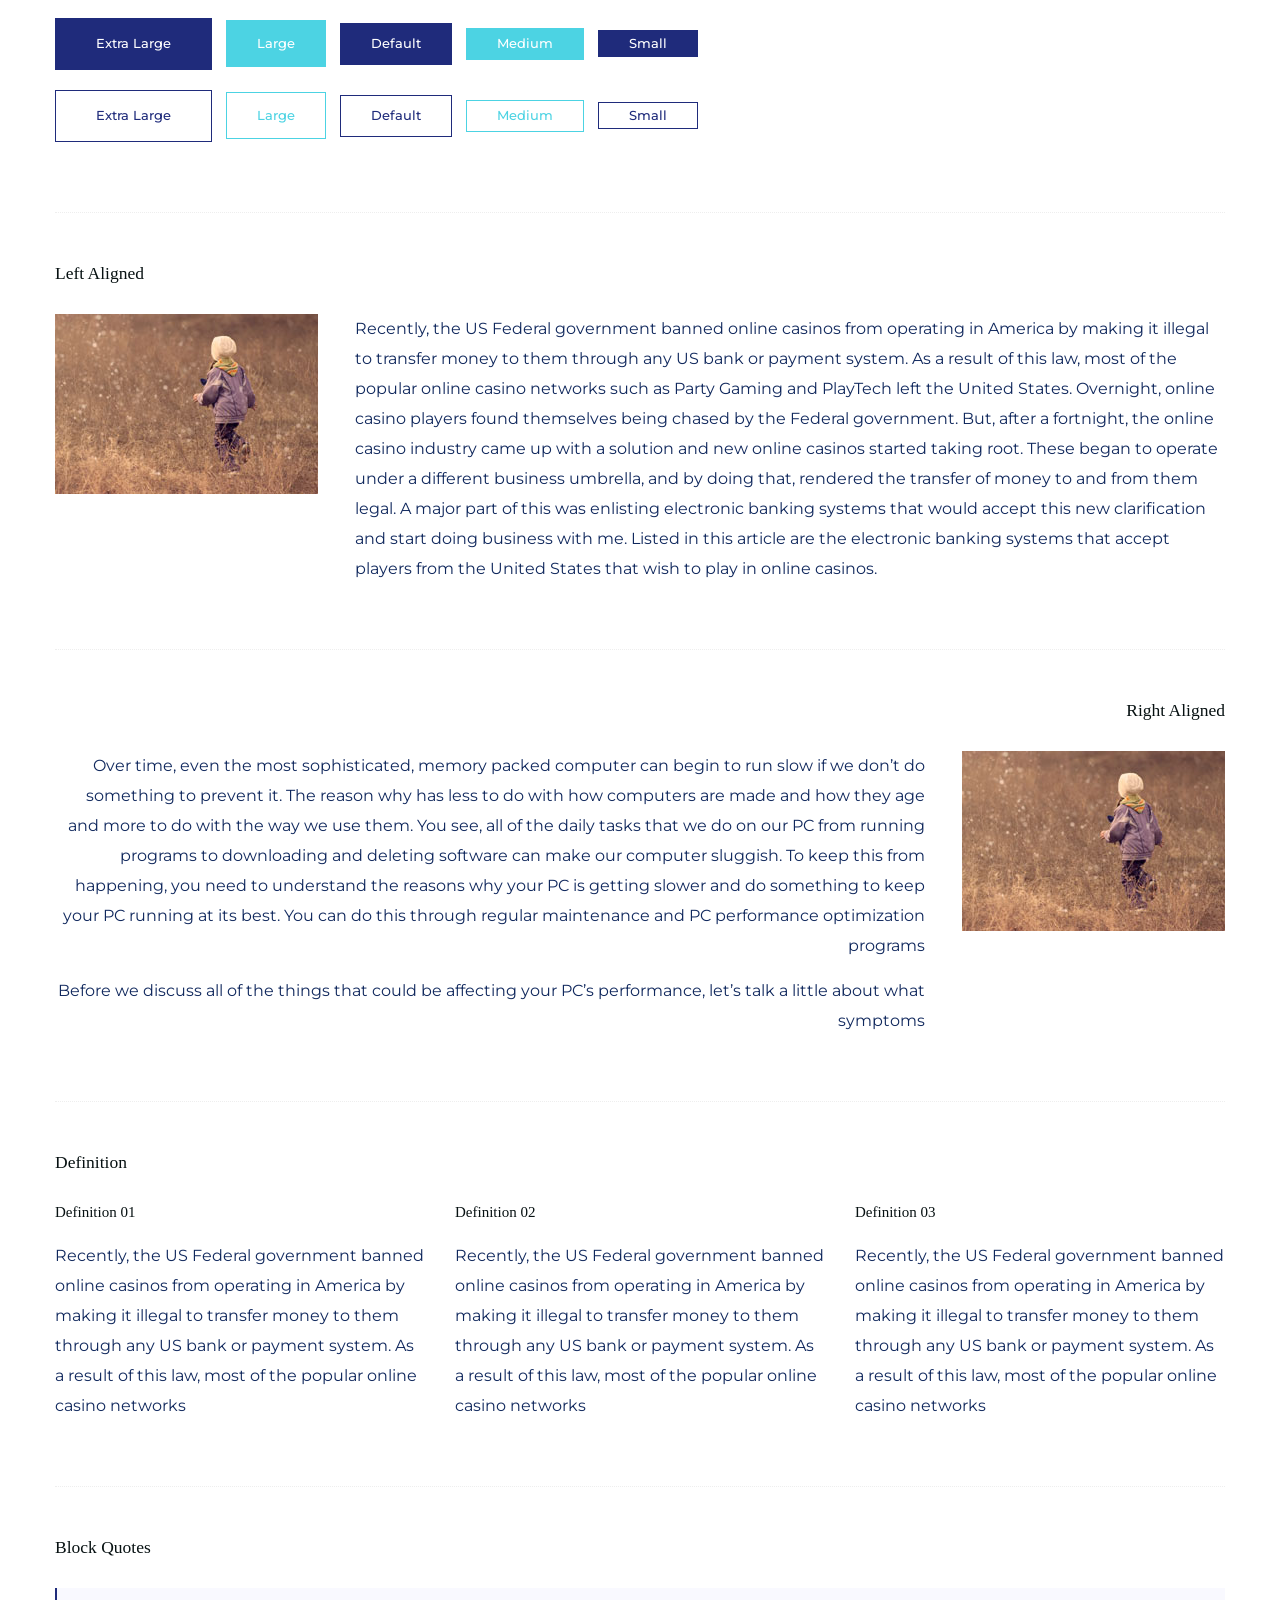
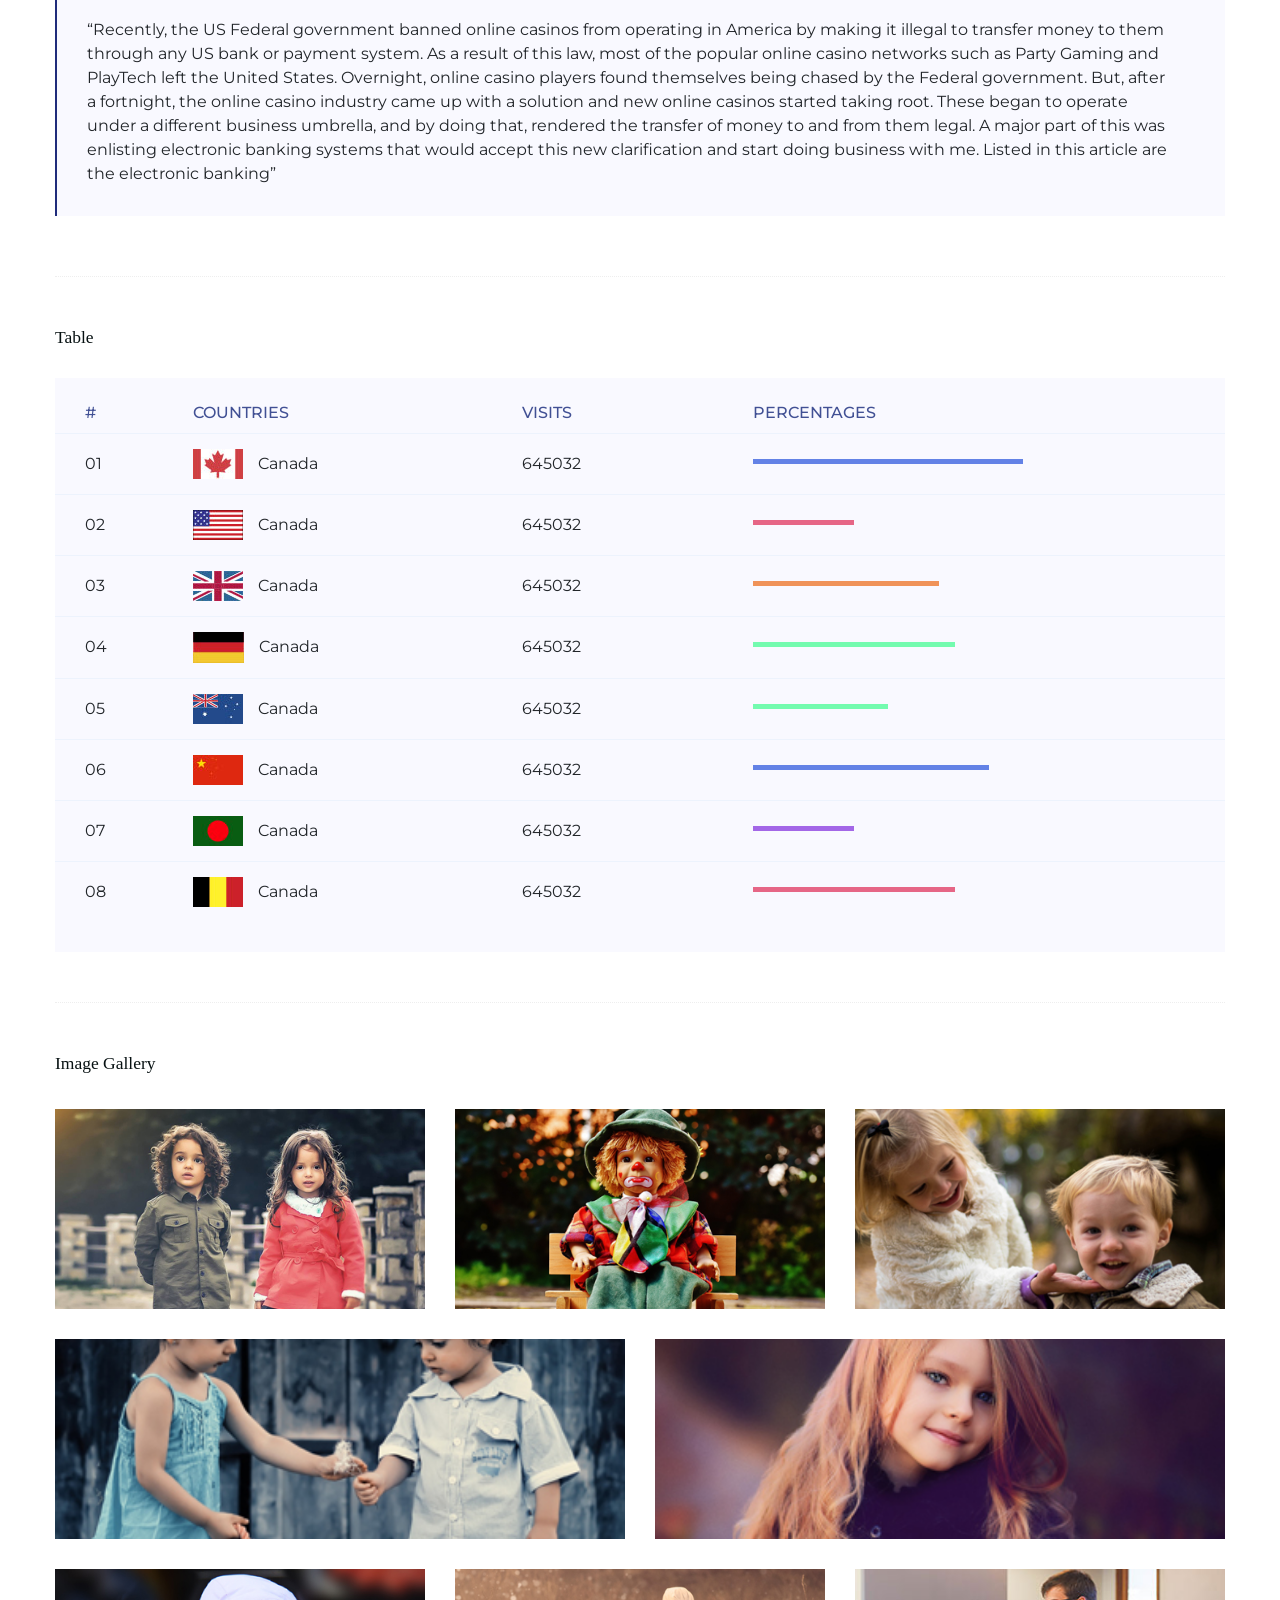
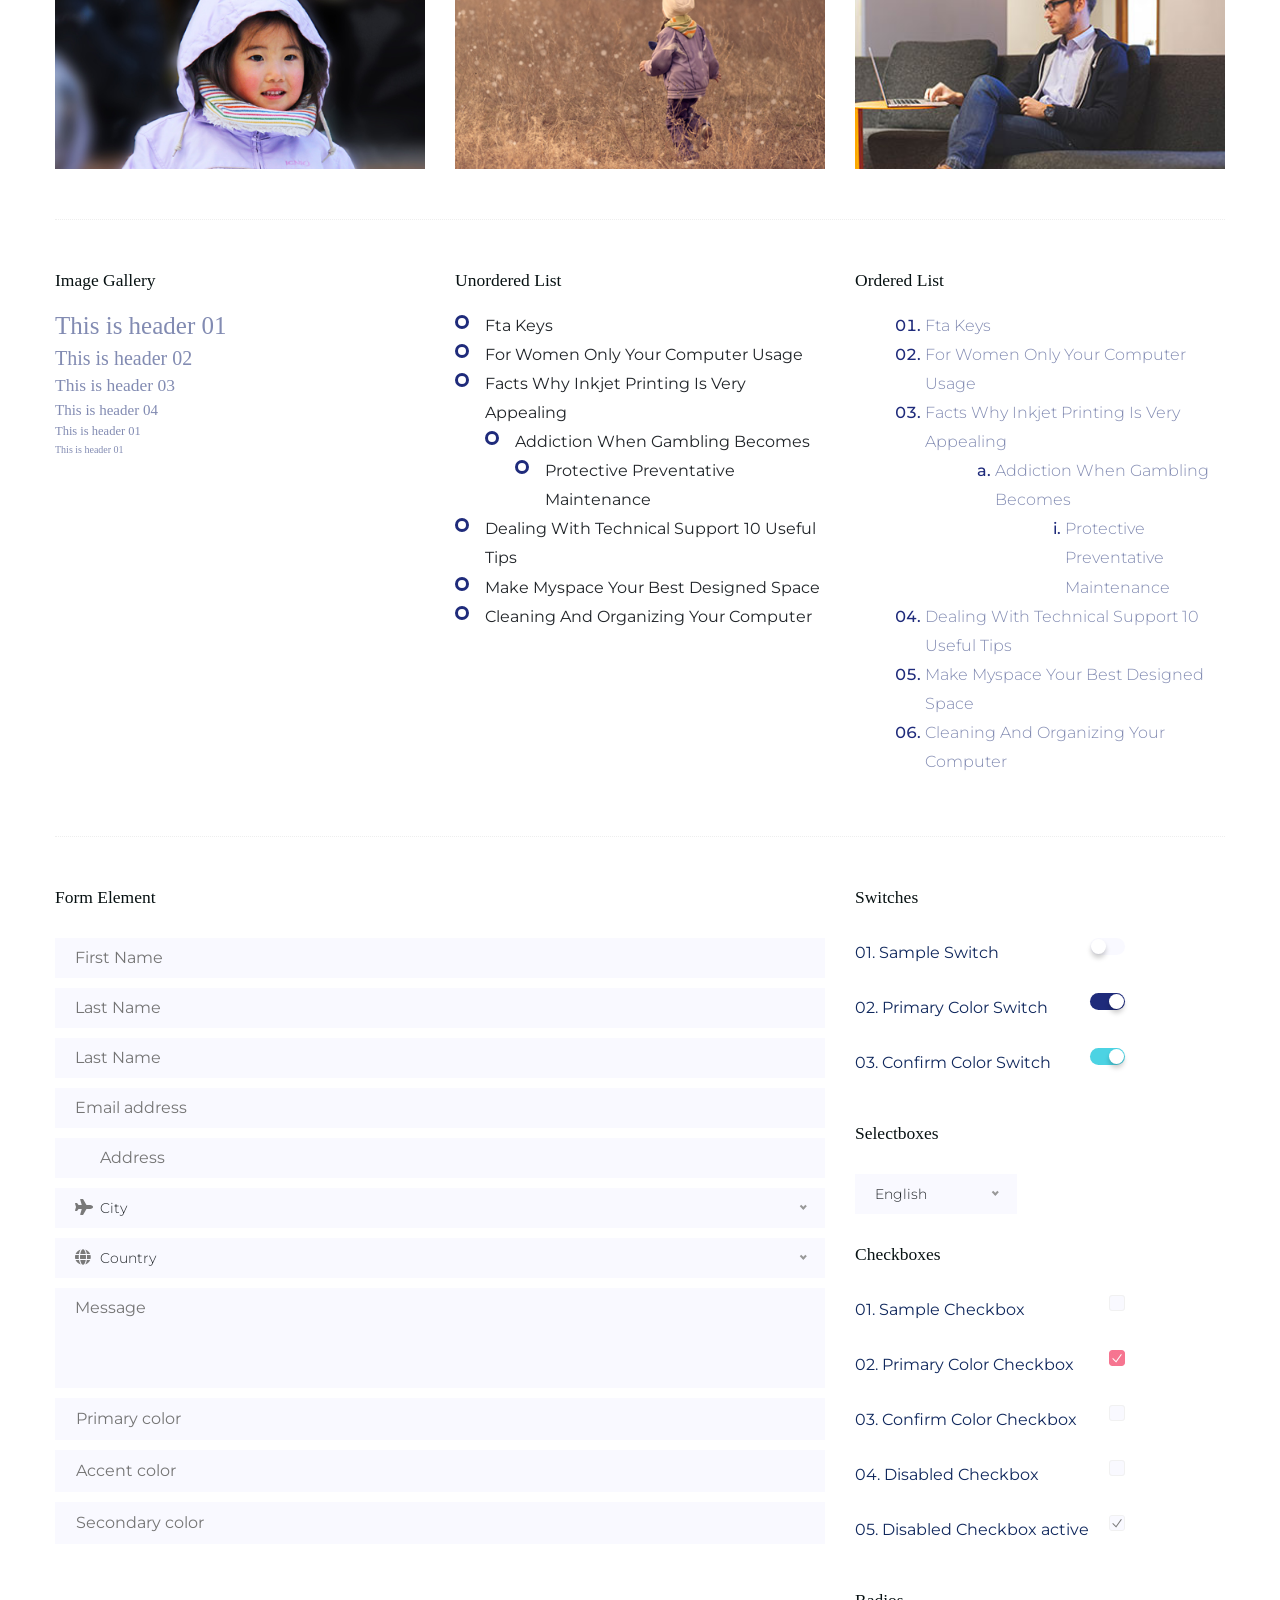
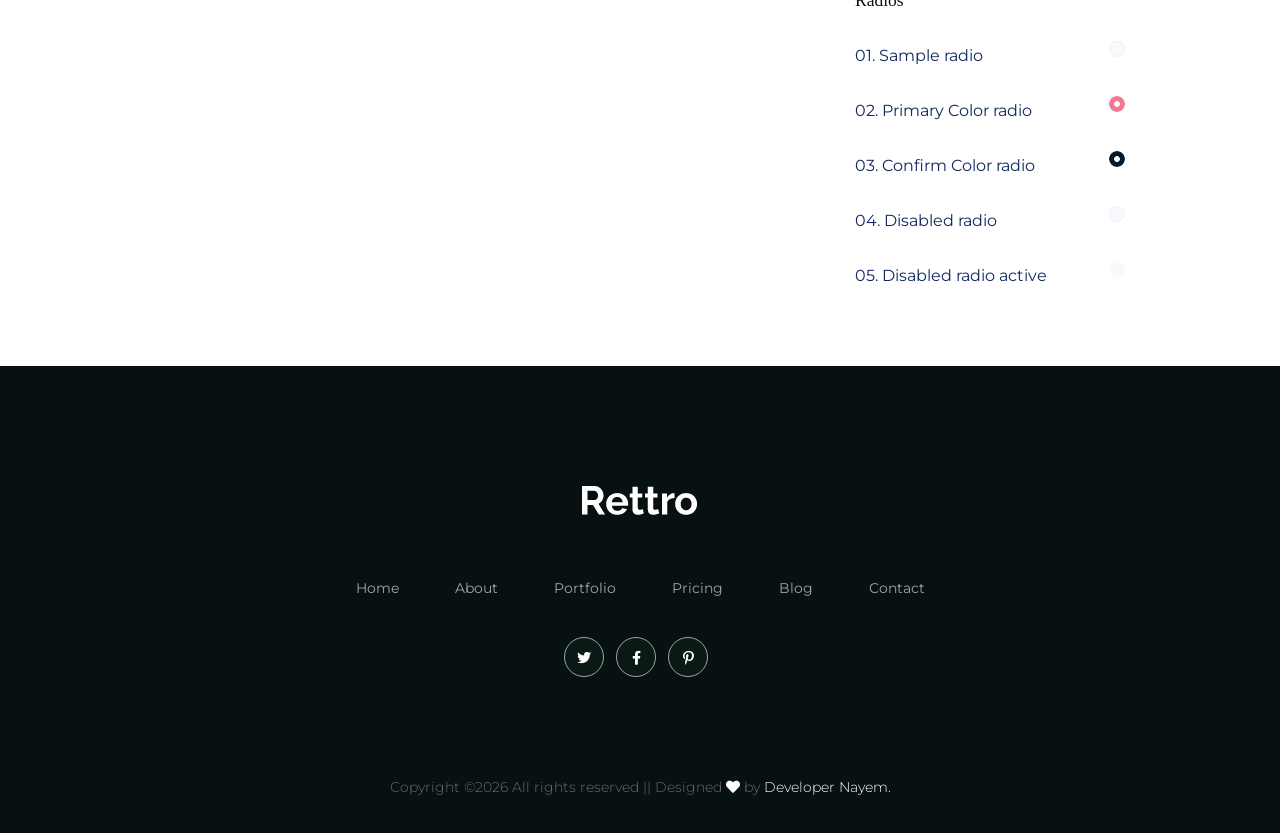
<file: elements.html>
<!doctype html>
<html class="no-js" lang="zxx">


<!-- Added by HTTrack --><meta http-equiv="content-type" content="text/html;charset=utf-8" /><!-- /Added by HTTrack -->
<head>
	<meta charset="utf-8">
	<meta http-equiv="x-ua-compatible" content="ie=edge">
	<title> Photography Website</title>
	<meta name="description" content="">
	<meta name="viewport" content="width=device-width, initial-scale=1">
	<link rel="manifest" href="site.html">
	<link rel="shortcut icon" type="image/x-icon" href="assets/img/favicon.ico">
	<!-- CSS here -->
	<link rel="stylesheet" href="assets/css/bootstrap.min.css">
	<link rel="stylesheet" href="assets/css/owl.carousel.min.css">
	<link rel="stylesheet" href="assets/css/slicknav.css">
	<link rel="stylesheet" href="assets/css/flaticon.css">
	<link rel="stylesheet" href="assets/css/hamburgers.min.css">
	<link rel="stylesheet" href="assets/css/progressbar_barfiller.css">
	<link rel="stylesheet" href="assets/css/gijgo.css">
	<link rel="stylesheet" href="assets/css/animate.min.css">
	<link rel="stylesheet" href="assets/css/animated-headline.css">
	<link rel="stylesheet" href="assets/css/magnific-popup.css">
	<link rel="stylesheet" href="assets/css/fontawesome-all.min.css">
	<link rel="stylesheet" href="assets/css/themify-icons.css">
	<link rel="stylesheet" href="assets/css/slick.css">
	<link rel="stylesheet" href="assets/css/nice-select.css">
	<link rel="stylesheet" href="assets/css/style.css">
</head>
<body>
	<!--? Preloader Start -->
<!-- 	<div id="preloader-active">
		<div class="preloader d-flex align-items-center justify-content-center">
			<div class="preloader-inner position-relative">
				<div class="preloader-circle"></div>
				<div class="preloader-img pere-text">
					<img src="assets/img/logo/loder.png" alt="">
				</div>
			</div>
		</div>
	</div> -->
	<!-- Preloader Start -->
	<header>
		<!--? Header Start -->
		<div class="header-area">
			<div class="main-header header-sticky">
				<div class="container-fluid">
					<div class="row align-items-center">
						<!-- Logo -->
						<div class="col-xl-2 col-lg-2 col-md-1">
							<div class="logo">
								<a href="index.html"><img src="assets/img/logo/logo.png" alt=""></a>
							</div>
						</div>
						<div class="col-xl-9 col-lg-10">
							<div class="main-menu black-menu menu-bg-white d-none d-lg-block">
								<div class="hamburger hamburger--collapse">
									<div class="hamburger-box">
										<div class="hamburger-inner"></div>
									</div>
								</div>
								<nav class="hamburger-menu">
									<ul id="navigation">
										<li><a href="index.html">Home</a></li>
										<li><a href="about.html">About</a></li>
										<li><a href="portfolio.html">Portfolio</a></li>
										<li><a href="pricing.html">Pricing</a></li>
										<li>
											<a href="blog.html">Blog</a>
											<ul class="submenu">
												<li><a href="blog.html">Blog</a></li>
												<li><a href="blog_details.html">Blog Details</a></li>
												<li><a href="elements.html">Element</a></li>
											</ul>
										</li>
										<li><a href="contact.html">contact</a></li>
									</ul>
								</nav>
							</div>
						</div>
						<!-- Mobile Menu -->
						<div class="col-12">
							<div class="mobile_menu d-block d-lg-none"></div>
						</div>
					</div>
				</div>
			</div>
		</div>
		<!-- Header End -->
	</header>
	<main>
		<!--? Hero start-->
		<section class="slider-area slider-area2 slider-height2 d-flex align-items-center  hero-overly">
			<div class="container">
				<div class="row justify-content-center">
					<div class="col-xl-8 col-lg-11 col-md-12">
						<div class="hero__caption hero__caption2 text-center">
							<h2>Elements</h2>
						</div>
					</div>
				</div>
			</div> 
		</section>
		<!-- Hero end -->
		<!--? Start Sample Area -->
		<section class="sample-text-area">
			<div class="container box_1170">
				<h3 class="text-heading">Text Sample</h3>
				<p class="sample-text">
					Every avid independent filmmaker has <b>Bold</b> about making that <i>Italic</i> interest documentary,
					or short
					film to show off their creative prowess. Many have great ideas and want to “wow”
					the<sup>Superscript</sup> scene,
					or video renters with their big project. But once you have the<sub>Subscript</sub> “in the can” (no easy
					feat), how
					do you move from a <del>Strike</del> through of master DVDs with the <u>“Underline”</u> marked
					hand-written title
					inside a secondhand CD case, to a pile of cardboard boxes full of shiny new, retail-ready DVDs, with UPC
					barcodes
					and polywrap sitting on your doorstep? You need to create eye-popping artwork and have your project
					replicated.
					Using a reputable full service DVD Replication company like PacificDisc, Inc. to partner with is
					certainly a
					helpful option to ensure a professional end result, but to help with your DVD replication project, here
					are 4 easy
					steps to follow for good DVD replication results:
					
				</p>
			</div>
		</section>
		<!-- End Sample Area -->
		<!--? Start Button -->
		<section class="button-area">
			<div class="container box_1170 border-top-generic">
				<h3 class="text-heading">Sample Buttons</h3>
				<div class="button-group-area">
					<a href="#" class="genric-btn default">Default</a>
					<a href="#" class="genric-btn primary">Primary</a>
					<a href="#" class="genric-btn success">Success</a>
					<a href="#" class="genric-btn info">Info</a>
					<a href="#" class="genric-btn warning">Warning</a>
					<a href="#" class="genric-btn danger">Danger</a>
					<a href="#" class="genric-btn link">Link</a>
					<a href="#" class="genric-btn disable">Disable</a>
				</div>
				<div class="button-group-area mt-10">
					<a href="#" class="genric-btn default-border">Default</a>
					<a href="#" class="genric-btn primary-border">Primary</a>
					<a href="#" class="genric-btn success-border">Success</a>
					<a href="#" class="genric-btn info-border">Info</a>
					<a href="#" class="genric-btn warning-border">Warning</a>
					<a href="#" class="genric-btn danger-border">Danger</a>
					<a href="#" class="genric-btn link-border">Link</a>
					<a href="#" class="genric-btn disable">Disable</a>
				</div>
				<div class="button-group-area mt-40">
					<a href="#" class="genric-btn default radius">Default</a>
					<a href="#" class="genric-btn primary radius">Primary</a>
					<a href="#" class="genric-btn success radius">Success</a>
					<a href="#" class="genric-btn info radius">Info</a>
					<a href="#" class="genric-btn warning radius">Warning</a>
					<a href="#" class="genric-btn danger radius">Danger</a>
					<a href="#" class="genric-btn link radius">Link</a>
					<a href="#" class="genric-btn disable radius">Disable</a>
				</div>
				<div class="button-group-area mt-10">
					<a href="#" class="genric-btn default-border radius">Default</a>
					<a href="#" class="genric-btn primary-border radius">Primary</a>
					<a href="#" class="genric-btn success-border radius">Success</a>
					<a href="#" class="genric-btn info-border radius">Info</a>
					<a href="#" class="genric-btn warning-border radius">Warning</a>
					<a href="#" class="genric-btn danger-border radius">Danger</a>
					<a href="#" class="genric-btn link-border radius">Link</a>
					<a href="#" class="genric-btn disable radius">Disable</a>
				</div>
				<div class="button-group-area mt-40">
					<a href="#" class="genric-btn default circle">Default</a>
					<a href="#" class="genric-btn primary circle">Primary</a>
					<a href="#" class="genric-btn success circle">Success</a>
					<a href="#" class="genric-btn info circle">Info</a>
					<a href="#" class="genric-btn warning circle">Warning</a>
					<a href="#" class="genric-btn danger circle">Danger</a>
					<a href="#" class="genric-btn link circle">Link</a>
					<a href="#" class="genric-btn disable circle">Disable</a>
				</div>
				<div class="button-group-area mt-10">
					<a href="#" class="genric-btn default-border circle">Default</a>
					<a href="#" class="genric-btn primary-border circle">Primary</a>
					<a href="#" class="genric-btn success-border circle">Success</a>
					<a href="#" class="genric-btn info-border circle">Info</a>
					<a href="#" class="genric-btn warning-border circle">Warning</a>
					<a href="#" class="genric-btn danger-border circle">Danger</a>
					<a href="#" class="genric-btn link-border circle">Link</a>
					<a href="#" class="genric-btn disable circle">Disable</a>
				</div>
				<div class="button-group-area mt-40">
					<a href="#" class="genric-btn default circle arrow">Default<span class="lnr lnr-arrow-right"></span></a>
					<a href="#" class="genric-btn primary circle arrow">Primary<span class="lnr lnr-arrow-right"></span></a>
					<a href="#" class="genric-btn success circle arrow">Success<span class="lnr lnr-arrow-right"></span></a>
					<a href="#" class="genric-btn info circle arrow">Info<span class="lnr lnr-arrow-right"></span></a>
					<a href="#" class="genric-btn warning circle arrow">Warning<span class="lnr lnr-arrow-right"></span></a>
					<a href="#" class="genric-btn danger circle arrow">Danger<span class="lnr lnr-arrow-right"></span></a>
				</div>
				<div class="button-group-area mt-10">
					<a href="#" class="genric-btn default-border circle arrow">Default<span
						class="lnr lnr-arrow-right"></span></a>
						<a href="#" class="genric-btn primary-border circle arrow">Primary<span
							class="lnr lnr-arrow-right"></span></a>
							<a href="#" class="genric-btn success-border circle arrow">Success<span
								class="lnr lnr-arrow-right"></span></a>
								<a href="#" class="genric-btn info-border circle arrow">Info<span
									class="lnr lnr-arrow-right"></span></a>
									<a href="#" class="genric-btn warning-border circle arrow">Warning<span
										class="lnr lnr-arrow-right"></span></a>
										<a href="#" class="genric-btn danger-border circle arrow">Danger<span
											class="lnr lnr-arrow-right"></span></a>
										</div>
										<div class="button-group-area mt-40">
											<a href="#" class="genric-btn primary e-large">Extra Large</a>
											<a href="#" class="genric-btn success large">Large</a>
											<a href="#" class="genric-btn primary">Default</a>
											<a href="#" class="genric-btn success medium">Medium</a>
											<a href="#" class="genric-btn primary small">Small</a>
										</div>
										<div class="button-group-area mt-10">
											<a href="#" class="genric-btn primary-border e-large">Extra Large</a>
											<a href="#" class="genric-btn success-border large">Large</a>
											<a href="#" class="genric-btn primary-border">Default</a>
											<a href="#" class="genric-btn success-border medium">Medium</a>
											<a href="#" class="genric-btn primary-border small">Small</a>
										</div>
									</div>
								</section>
								<!-- End Button -->
								<!--? Start Align Area -->
								<div class="whole-wrap">
									<div class="container box_1170">
										<div class="section-top-border">
											<h3 class="mb-30">Left Aligned</h3>
											<div class="row">
												<div class="col-md-3">
													<img src="assets/img/elements/d.jpg" alt="" class="img-fluid">
												</div>
												<div class="col-md-9 mt-sm-20">
													<p>Recently, the US Federal government banned online casinos from operating in America by making
														it illegal to
														transfer money to them through any US bank or payment system. As a result of this law, most
														of the popular
														online casino networks such as Party Gaming and PlayTech left the United States. Overnight,
														online casino
														players found themselves being chased by the Federal government. But, after a fortnight, the
														online casino
														industry came up with a solution and new online casinos started taking root. These began to
														operate under a
														different business umbrella, and by doing that, rendered the transfer of money to and from
														them legal. A major
														part of this was enlisting electronic banking systems that would accept this new
														clarification and start doing
														business with me. Listed in this article are the electronic banking systems that accept
														players from the United
													States that wish to play in online casinos.</p>
												</div>
											</div>
										</div>
										<div class="section-top-border text-right">
											<h3 class="mb-30">Right Aligned</h3>
											<div class="row">
												<div class="col-md-9">
													<p class="text-right">Over time, even the most sophisticated, memory packed computer can begin
														to run slow if we
														don’t do something to prevent it. The reason why has less to do with how computers are made
														and how they age and
														more to do with the way we use them. You see, all of the daily tasks that we do on our PC
														from running programs
														to downloading and deleting software can make our computer sluggish. To keep this from
														happening, you need to
														understand the reasons why your PC is getting slower and do something to keep your PC
														running at its best. You
													can do this through regular maintenance and PC performance optimization programs</p>
													<p class="text-right">Before we discuss all of the things that could be affecting your PC’s
														performance, let’s
													talk a little about what symptoms</p>
												</div>
												<div class="col-md-3">
													<img src="assets/img/elements/d.jpg" alt="" class="img-fluid">
												</div>
											</div>
										</div>
										<div class="section-top-border">
											<h3 class="mb-30">Definition</h3>
											<div class="row">
												<div class="col-md-4">
													<div class="single-defination">
														<h4 class="mb-20">Definition 01</h4>
														<p>Recently, the US Federal government banned online casinos from operating in America by
															making it illegal to
															transfer money to them through any US bank or payment system. As a result of this law,
															most of the popular
														online casino networks</p>
													</div>
												</div>
												<div class="col-md-4">
													<div class="single-defination">
														<h4 class="mb-20">Definition 02</h4>
														<p>Recently, the US Federal government banned online casinos from operating in America by
															making it illegal to
															transfer money to them through any US bank or payment system. As a result of this law,
															most of the popular
														online casino networks</p>
													</div>
												</div>
												<div class="col-md-4">
													<div class="single-defination">
														<h4 class="mb-20">Definition 03</h4>
														<p>Recently, the US Federal government banned online casinos from operating in America by
															making it illegal to
															transfer money to them through any US bank or payment system. As a result of this law,
															most of the popular
														online casino networks</p>
													</div>
												</div>
											</div>
										</div>
										<div class="section-top-border">
											<h3 class="mb-30">Block Quotes</h3>
											<div class="row">
												<div class="col-lg-12">
													<blockquote class="generic-blockquote">
														“Recently, the US Federal government banned online casinos from operating in America by
														making it illegal to
														transfer money to them through any US bank or payment system. As a result of this law, most
														of the popular
														online casino networks such as Party Gaming and PlayTech left the United States. Overnight,
														online casino
														players found themselves being chased by the Federal government. But, after a fortnight, the
														online casino
														industry came up with a solution and new online casinos started taking root. These began to
														operate under a
														different business umbrella, and by doing that, rendered the transfer of money to and from
														them legal. A major
														part of this was enlisting electronic banking systems that would accept this new
														clarification and start doing
														business with me. Listed in this article are the electronic banking”
													</blockquote>
												</div>
											</div>
										</div>
										<div class="section-top-border">
											<h3 class="mb-30">Table</h3>
											<div class="progress-table-wrap">
												<div class="progress-table">
													<div class="table-head">
														<div class="serial">#</div>
														<div class="country">Countries</div>
														<div class="visit">Visits</div>
														<div class="percentage">Percentages</div>
													</div>
													<div class="table-row">
														<div class="serial">01</div>
														<div class="country"> <img src="assets/img/elements/f1.jpg" alt="flag">Canada</div>
														<div class="visit">645032</div>
														<div class="percentage">
															<div class="progress">
																<div class="progress-bar color-1" role="progressbar" style="width: 80%"
																aria-valuenow="80" aria-valuemin="0" aria-valuemax="100"></div>
															</div>
														</div>
													</div>
													<div class="table-row">
														<div class="serial">02</div>
														<div class="country"> <img src="assets/img/elements/f2.jpg" alt="flag">Canada</div>
														<div class="visit">645032</div>
														<div class="percentage">
															<div class="progress">
																<div class="progress-bar color-2" role="progressbar" style="width: 30%"
																aria-valuenow="30" aria-valuemin="0" aria-valuemax="100"></div>
															</div>
														</div>
													</div>
													<div class="table-row">
														<div class="serial">03</div>
														<div class="country"> <img src="assets/img/elements/f3.jpg" alt="flag">Canada</div>
														<div class="visit">645032</div>
														<div class="percentage">
															<div class="progress">
																<div class="progress-bar color-3" role="progressbar" style="width: 55%"
																aria-valuenow="55" aria-valuemin="0" aria-valuemax="100"></div>
															</div>
														</div>
													</div>
													<div class="table-row">
														<div class="serial">04</div>
														<div class="country"> <img src="assets/img/elements/f4.jpg" alt="flag">Canada</div>
														<div class="visit">645032</div>
														<div class="percentage">
															<div class="progress">
																<div class="progress-bar color-4" role="progressbar" style="width: 60%"
																aria-valuenow="60" aria-valuemin="0" aria-valuemax="100"></div>
															</div>
														</div>
													</div>
													<div class="table-row">
														<div class="serial">05</div>
														<div class="country"> <img src="assets/img/elements/f5.jpg" alt="flag">Canada</div>
														<div class="visit">645032</div>
														<div class="percentage">
															<div class="progress">
																<div class="progress-bar color-5" role="progressbar" style="width: 40%"
																aria-valuenow="40" aria-valuemin="0" aria-valuemax="100"></div>
															</div>
														</div>
													</div>
													<div class="table-row">
														<div class="serial">06</div>
														<div class="country"> <img src="assets/img/elements/f6.jpg" alt="flag">Canada</div>
														<div class="visit">645032</div>
														<div class="percentage">
															<div class="progress">
																<div class="progress-bar color-6" role="progressbar" style="width: 70%"
																aria-valuenow="70" aria-valuemin="0" aria-valuemax="100"></div>
															</div>
														</div>
													</div>
													<div class="table-row">
														<div class="serial">07</div>
														<div class="country"> <img src="assets/img/elements/f7.jpg" alt="flag">Canada</div>
														<div class="visit">645032</div>
														<div class="percentage">
															<div class="progress">
																<div class="progress-bar color-7" role="progressbar" style="width: 30%"
																aria-valuenow="30" aria-valuemin="0" aria-valuemax="100"></div>
															</div>
														</div>
													</div>
													<div class="table-row">
														<div class="serial">08</div>
														<div class="country"> <img src="assets/img/elements/f8.jpg" alt="flag">Canada</div>
														<div class="visit">645032</div>
														<div class="percentage">
															<div class="progress">
																<div class="progress-bar color-8" role="progressbar" style="width: 60%"
																aria-valuenow="60" aria-valuemin="0" aria-valuemax="100"></div>
															</div>
														</div>
													</div>
												</div>
											</div>
										</div>
										<div class="section-top-border">
											<h3>Image Gallery</h3>
											<div class="row gallery-item">
												<div class="col-md-4">
													<a href="assets/img/elements/g1.jpg" class="img-pop-up">
														<div class="single-gallery-image" style="background: url(assets/img/elements/g1.jpg);"></div>
													</a>
												</div>
												<div class="col-md-4">
													<a href="assets/img/elements/g2.jpg" class="img-pop-up">
														<div class="single-gallery-image" style="background: url(assets/img/elements/g2.jpg);"></div>
													</a>
												</div>
												<div class="col-md-4">
													<a href="assets/img/elements/g3.jpg" class="img-pop-up">
														<div class="single-gallery-image" style="background: url(assets/img/elements/g3.jpg);"></div>
													</a>
												</div>
												<div class="col-md-6">
													<a href="assets/img/elements/g4.jpg" class="img-pop-up">
														<div class="single-gallery-image" style="background: url(assets/img/elements/g4.jpg);"></div>
													</a>
												</div>
												<div class="col-md-6">
													<a href="assets/img/elements/g5.jpg" class="img-pop-up">
														<div class="single-gallery-image" style="background: url(assets/img/elements/g5.jpg);"></div>
													</a>
												</div>
												<div class="col-md-4">
													<a href="assets/img/elements/g6.jpg" class="img-pop-up">
														<div class="single-gallery-image" style="background: url(assets/img/elements/g6.jpg);"></div>
													</a>
												</div>
												<div class="col-md-4">
													<a href="assets/img/elements/g7.jpg" class="img-pop-up">
														<div class="single-gallery-image" style="background: url(assets/img/elements/g7.jpg);"></div>
													</a>
												</div>
												<div class="col-md-4">
													<a href="assets/img/elements/g8.jpg" class="img-pop-up">
														<div class="single-gallery-image" style="background: url(assets/img/elements/g8.jpg);"></div>
													</a>
												</div>
											</div>
										</div>
										<div class="section-top-border">
											<div class="row">
												<div class="col-md-4">
													<h3 class="mb-20">Image Gallery</h3>
													<div class="typography">
														<h1>This is header 01</h1>
														<h2>This is header 02</h2>
														<h3>This is header 03</h3>
														<h4>This is header 04</h4>
														<h5>This is header 01</h5>
														<h6>This is header 01</h6>
													</div>
												</div>
												<div class="col-md-4 mt-sm-30">
													<h3 class="mb-20">Unordered List</h3>
													<div class="">
														<ul class="unordered-list">
															<li>Fta Keys</li>
															<li>For Women Only Your Computer Usage</li>
															<li>Facts Why Inkjet Printing Is Very Appealing
																<ul>
																	<li>Addiction When Gambling Becomes
																		<ul>
																			<li>Protective Preventative Maintenance</li>
																		</ul>
																	</li>
																</ul>
															</li>
															<li>Dealing With Technical Support 10 Useful Tips</li>
															<li>Make Myspace Your Best Designed Space</li>
															<li>Cleaning And Organizing Your Computer</li>
														</ul>
													</div>
												</div>
												<div class="col-md-4 mt-sm-30">
													<h3 class="mb-20">Ordered List</h3>
													<div class="">
														<ol class="ordered-list">
															<li><span>Fta Keys</span></li>
															<li><span>For Women Only Your Computer Usage</span></li>
															<li><span>Facts Why Inkjet Printing Is Very Appealing</span>
																<ol class="ordered-list-alpha">
																	<li><span>Addiction When Gambling Becomes</span>
																		<ol class="ordered-list-roman">
																			<li><span>Protective Preventative Maintenance</span></li>
																		</ol>
																	</li>
																</ol>
															</li>
															<li><span>Dealing With Technical Support 10 Useful Tips</span></li>
															<li><span>Make Myspace Your Best Designed Space</span></li>
															<li><span>Cleaning And Organizing Your Computer</span></li>
														</ol>
													</div>
												</div>
											</div>
										</div>
										<div class="section-top-border">
											<div class="row">
												<div class="col-lg-8 col-md-8">
													<h3 class="mb-30">Form Element</h3>
													<form action="#">
														<div class="mt-10">
															<input type="text" name="first_name" placeholder="First Name"
															onfocus="this.placeholder = ''" onblur="this.placeholder = 'First Name'" required
															class="single-input">
														</div>
														<div class="mt-10">
															<input type="text" name="last_name" placeholder="Last Name"
															onfocus="this.placeholder = ''" onblur="this.placeholder = 'Last Name'" required
															class="single-input">
														</div>
														<div class="mt-10">
															<input type="text" name="last_name" placeholder="Last Name"
															onfocus="this.placeholder = ''" onblur="this.placeholder = 'Last Name'" required
															class="single-input">
														</div>
														<div class="mt-10">
															<input type="email" name="EMAIL" placeholder="Email address"
															onfocus="this.placeholder = ''" onblur="this.placeholder = 'Email address'" required
															class="single-input">
														</div>
														<div class="input-group-icon mt-10">
															<div class="icon"><i class="fa fa-thumb-tack" aria-hidden="true"></i></div>
															<input type="text" name="address" placeholder="Address" onfocus="this.placeholder = ''"
															onblur="this.placeholder = 'Address'" required class="single-input">
														</div>
														<div class="input-group-icon mt-10">
															<div class="icon"><i class="fa fa-plane" aria-hidden="true"></i></div>
															<div class="form-select" id="default-select"">
																<select>
																	<option value=" 1">City</option>
																	<option value="1">Dhaka</option>
																	<option value="1">Dilli</option>
																	<option value="1">Newyork</option>
																	<option value="1">Islamabad</option>
																</select>
															</div>
														</div>
														<div class="input-group-icon mt-10">
															<div class="icon"><i class="fa fa-globe" aria-hidden="true"></i></div>
															<div class="form-select" id="default-select"">
																<select>
																	<option value=" 1">Country</option>
																	<option value="1">Bangladesh</option>
																	<option value="1">India</option>
																	<option value="1">England</option>
																	<option value="1">Srilanka</option>
																</select>
															</div>
														</div>
														
														<div class="mt-10">
															<textarea class="single-textarea" placeholder="Message" onfocus="this.placeholder = ''"
															onblur="this.placeholder = 'Message'" required></textarea>
														</div>
														<div class="mt-10">
															<input type="text" name="first_name" placeholder="Primary color"
															onfocus="this.placeholder = ''" onblur="this.placeholder = 'Primary color'" required
															class="single-input-primary">
														</div>
														<div class="mt-10">
															<input type="text" name="first_name" placeholder="Accent color"
															onfocus="this.placeholder = ''" onblur="this.placeholder = 'Accent color'" required
															class="single-input-accent">
														</div>
														<div class="mt-10">
															<input type="text" name="first_name" placeholder="Secondary color"
															onfocus="this.placeholder = ''" onblur="this.placeholder = 'Secondary color'"
															required class="single-input-secondary">
														</div>
													</form>
												</div>
												<div class="col-lg-3 col-md-4 mt-sm-30">
													<div class="single-element-widget">
														<h3 class="mb-30">Switches</h3>
														<div class="switch-wrap d-flex justify-content-between">
															<p>01. Sample Switch</p>
															<div class="primary-switch">
																<input type="checkbox" id="default-switch">
																<label for="default-switch"></label>
															</div>
														</div>
														<div class="switch-wrap d-flex justify-content-between">
															<p>02. Primary Color Switch</p>
															<div class="primary-switch">
																<input type="checkbox" id="primary-switch" checked>
																<label for="primary-switch"></label>
															</div>
														</div>
														<div class="switch-wrap d-flex justify-content-between">
															<p>03. Confirm Color Switch</p>
															<div class="confirm-switch">
																<input type="checkbox" id="confirm-switch" checked>
																<label for="confirm-switch"></label>
															</div>
														</div>
													</div>
													<div class="single-element-widget mt-30">
														<h3 class="mb-30">Selectboxes</h3>
														<div class="default-select" id="default-select"">
															<select>
																<option value=" 1">English</option>
																<option value="1">Spanish</option>
																<option value="1">Arabic</option>
																<option value="1">Portuguise</option>
																<option value="1">Bengali</option>
															</select>
														</div>
													</div>
													<div class="single-element-widget mt-30">
														<h3 class="mb-30">Checkboxes</h3>
														<div class="switch-wrap d-flex justify-content-between">
															<p>01. Sample Checkbox</p>
															<div class="primary-checkbox">
																<input type="checkbox" id="default-checkbox">
																<label for="default-checkbox"></label>
															</div>
														</div>
														<div class="switch-wrap d-flex justify-content-between">
															<p>02. Primary Color Checkbox</p>
															<div class="primary-checkbox">
																<input type="checkbox" id="primary-checkbox" checked>
																<label for="primary-checkbox"></label>
															</div>
														</div>
														<div class="switch-wrap d-flex justify-content-between">
															<p>03. Confirm Color Checkbox</p>
															<div class="confirm-checkbox">
																<input type="checkbox" id="confirm-checkbox">
																<label for="confirm-checkbox"></label>
															</div>
														</div>
														<div class="switch-wrap d-flex justify-content-between">
															<p>04. Disabled Checkbox</p>
															<div class="disabled-checkbox">
																<input type="checkbox" id="disabled-checkbox" disabled>
																<label for="disabled-checkbox"></label>
															</div>
														</div>
														<div class="switch-wrap d-flex justify-content-between">
															<p>05. Disabled Checkbox active</p>
															<div class="disabled-checkbox">
																<input type="checkbox" id="disabled-checkbox-active" checked disabled>
																<label for="disabled-checkbox-active"></label>
															</div>
														</div>
													</div>
													<div class="single-element-widget mt-30">
														<h3 class="mb-30">Radios</h3>
														<div class="switch-wrap d-flex justify-content-between">
															<p>01. Sample radio</p>
															<div class="primary-radio">
																<input type="checkbox" id="default-radio">
																<label for="default-radio"></label>
															</div>
														</div>
														<div class="switch-wrap d-flex justify-content-between">
															<p>02. Primary Color radio</p>
															<div class="primary-radio">
																<input type="checkbox" id="primary-radio" checked>
																<label for="primary-radio"></label>
															</div>
														</div>
														<div class="switch-wrap d-flex justify-content-between">
															<p>03. Confirm Color radio</p>
															<div class="confirm-radio">
																<input type="checkbox" id="confirm-radio" checked>
																<label for="confirm-radio"></label>
															</div>
														</div>
														<div class="switch-wrap d-flex justify-content-between">
															<p>04. Disabled radio</p>
															<div class="disabled-radio">
																<input type="checkbox" id="disabled-radio" disabled>
																<label for="disabled-radio"></label>
															</div>
														</div>
														<div class="switch-wrap d-flex justify-content-between">
															<p>05. Disabled radio active</p>
															<div class="disabled-radio">
																<input type="checkbox" id="disabled-radio-active" checked disabled>
																<label for="disabled-radio-active"></label>
															</div>
														</div>
													</div>
												</div>
											</div>
										</div>
									</div>
								</div>
								<!-- End Align Area -->
							</main>
							<footer>
								<div class="footer-wrappper">
									<!-- Footer Start-->
									<div class="footer-area footer-padding">
										<div class="container">
											<div class="row">
												<div class="col-xl-12">
													<div class="single-footer-caption mb-50 text-center">
														<!-- logo -->
														<div class="footer-logo mb-25">
															<a href="index.html"><img src="assets/img/logo/logo2_footer.png" alt=""></a>
														</div>
														<!-- meNU -->
														<div class="main-menu2">
															<nav>
																<ul>
																	<li><a href="index.html">Home</a></li>
																	<li><a href="about.html">About</a></li>
																	<li><a href="portfolio.html">Portfolio</a></li>
																	<li><a href="pricing.html">Pricing</a></li>
																	<li><a href="blog.html">Blog</a></li>
																	<li><a href="contact.html">contact</a></li>
																</ul>
															</nav>
														</div>
														<!-- social -->
														<div class="footer-social">
															<a href="#"><i class="fab fa-twitter"></i></a>
															<a href="https://bit.ly/sai4ull"><i class="fab fa-facebook-f"></i></a>
															<a href="#"><i class="fab fa-pinterest-p"></i></a>
														</div>
													</div>
												</div>
											</div>
										</div>
									</div>
									<!-- footer-bottom area -->
									<div class="footer-bottom-area">
										<div class="container">
											<div class="footer-border">
												<div class="row d-flex align-items-center">
													<div class="col-xl-12 ">
														<div class="footer-copy-right text-center">
															<p><!-- Link back to Colorlib can't be removed. Template is licensed under CC BY 3.0. -->
																Copyright &copy;<script>document.write(new Date().getFullYear());</script> All rights reserved || Designed  <i class="fa fa-heart" aria-hidden="true"></i> by <a href="https://colorlib.com/" target="_blank">Developer Nayem.</a>
																<!-- Link back to Colorlib can't be removed. Template is licensed under CC BY 3.0. --></p>
															</div>
														</div>
													</div>
												</div>
											</div>
										</div>
										<!-- Footer End-->
									</div>
								</footer>
								
								<!-- Scroll Up -->
								<div id="back-top" >
									<a title="Go to Top" href="#"> <i class="fas fa-level-up-alt"></i></a>
								</div>
								
								<!-- JS here -->
								<script src="assets/js/vendor/modernizr-3.5.0.min.js"></script>
								<!-- Jquery, Popper, Bootstrap -->
								<script src="assets/js/vendor/jquery-1.12.4.min.js"></script>
								<script src="assets/js/popper.min.js"></script>
								<script src="assets/js/bootstrap.min.js"></script>
								<!-- Jquery Mobile Menu -->
								<script src="assets/js/jquery.slicknav.min.js"></script>
								
								<!-- Jquery Slick , Owl-Carousel Plugins -->
								<script src="assets/js/owl.carousel.min.js"></script>
								<script src="assets/js/slick.min.js"></script>
								<!-- One Page, Animated-HeadLin -->
								<script src="assets/js/wow.min.js"></script>
								<script src="assets/js/animated.headline.js"></script>
								<script src="assets/js/jquery.magnific-popup.js"></script>
								
								<!-- Date Picker -->
								<script src="assets/js/gijgo.min.js"></script>
								<!-- Nice-select, sticky -->
								<script src="assets/js/jquery.nice-select.min.js"></script>
								<script src="assets/js/jquery.sticky.js"></script>
								<!-- Progress -->
								<script src="assets/js/jquery.barfiller.js"></script>
								
								<!-- counter , waypoint,Hover Direction -->
								<script src="assets/js/jquery.counterup.min.js"></script>
								<script src="assets/js/waypoints.min.js"></script>
								<script src="assets/js/jquery.countdown.min.js"></script>
								<script src="assets/js/hover-direction-snake.min.js"></script>
								
								<!-- contact js -->
								<script src="assets/js/contact.js"></script>
								<script src="assets/js/jquery.form.js"></script>
								<script src="assets/js/jquery.validate.min.js"></script>
								<script src="assets/js/mail-script.js"></script>
								<script src="assets/js/jquery.ajaxchimp.min.js"></script>
								
								<!-- Jquery Plugins, main Jquery -->	
								<script src="assets/js/plugins.js"></script>
								<script src="assets/js/main.js"></script>
								
							</body>
							

</html>
</file>
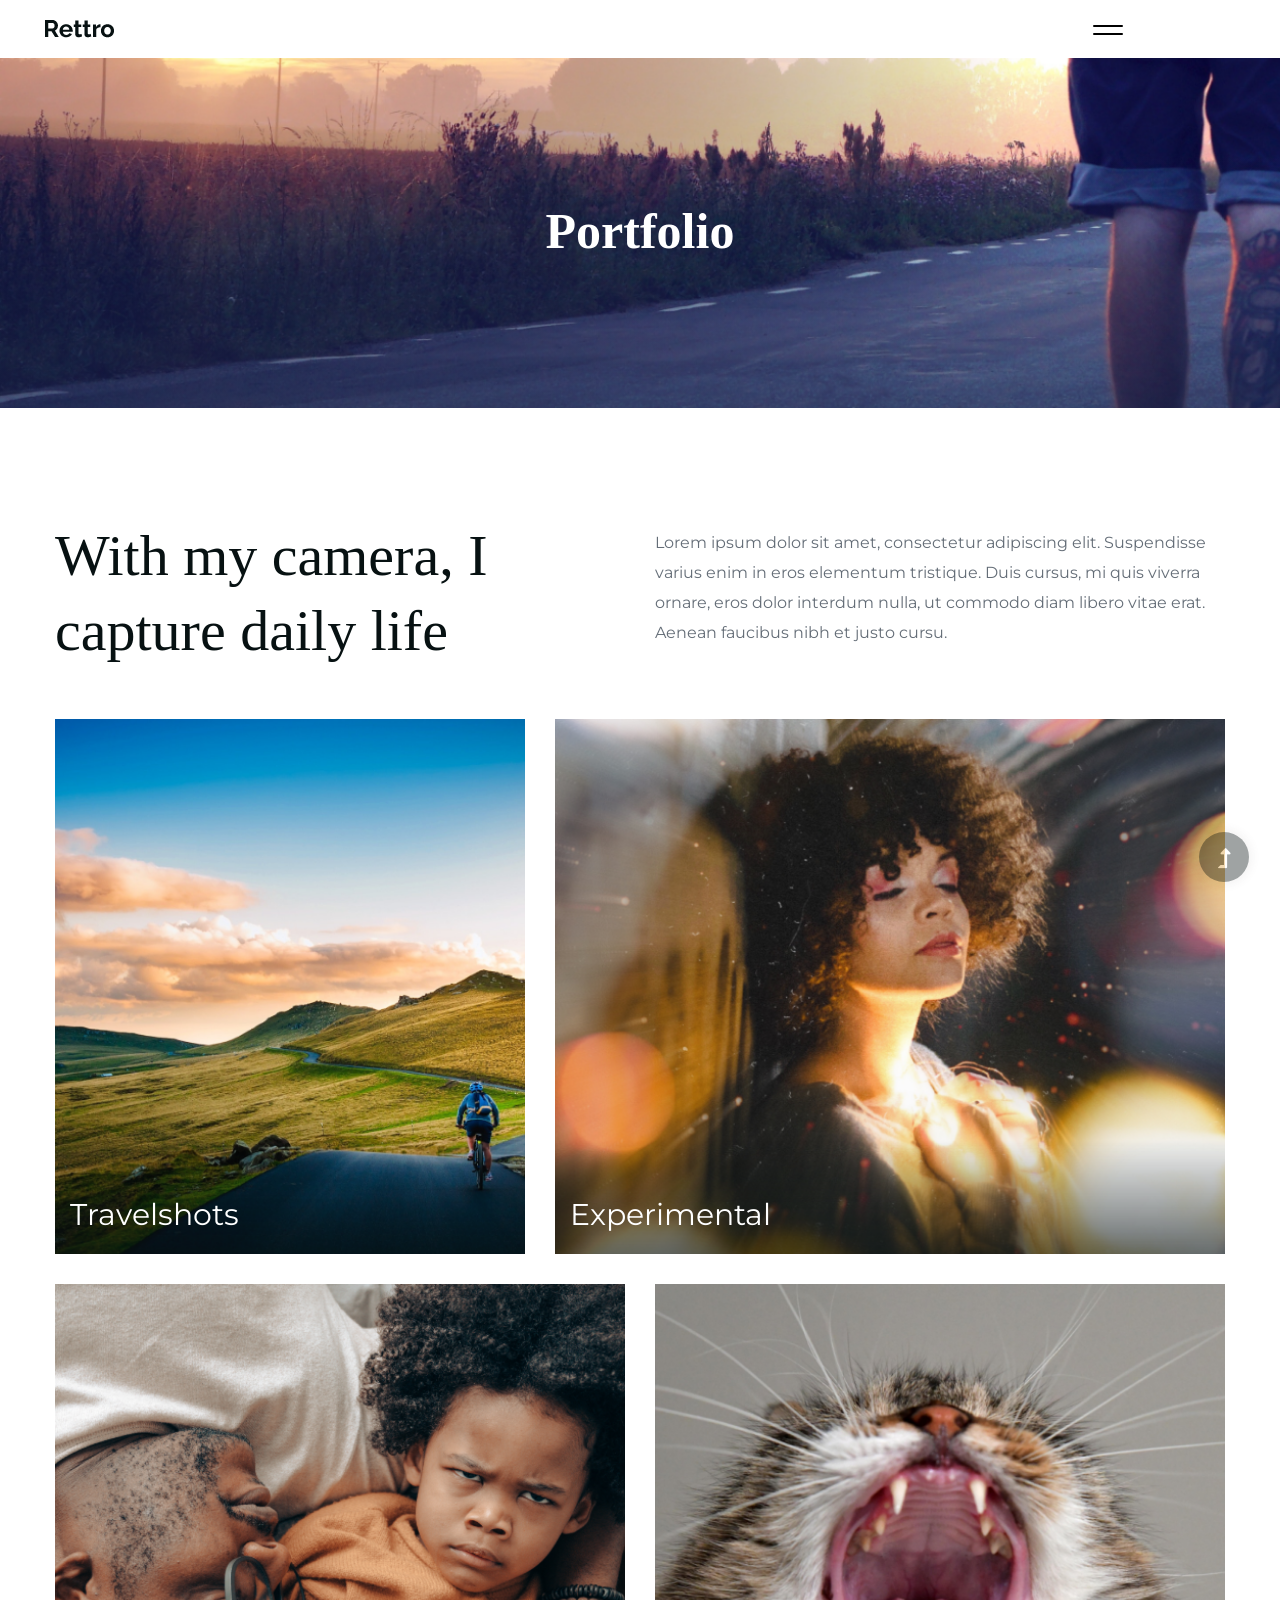
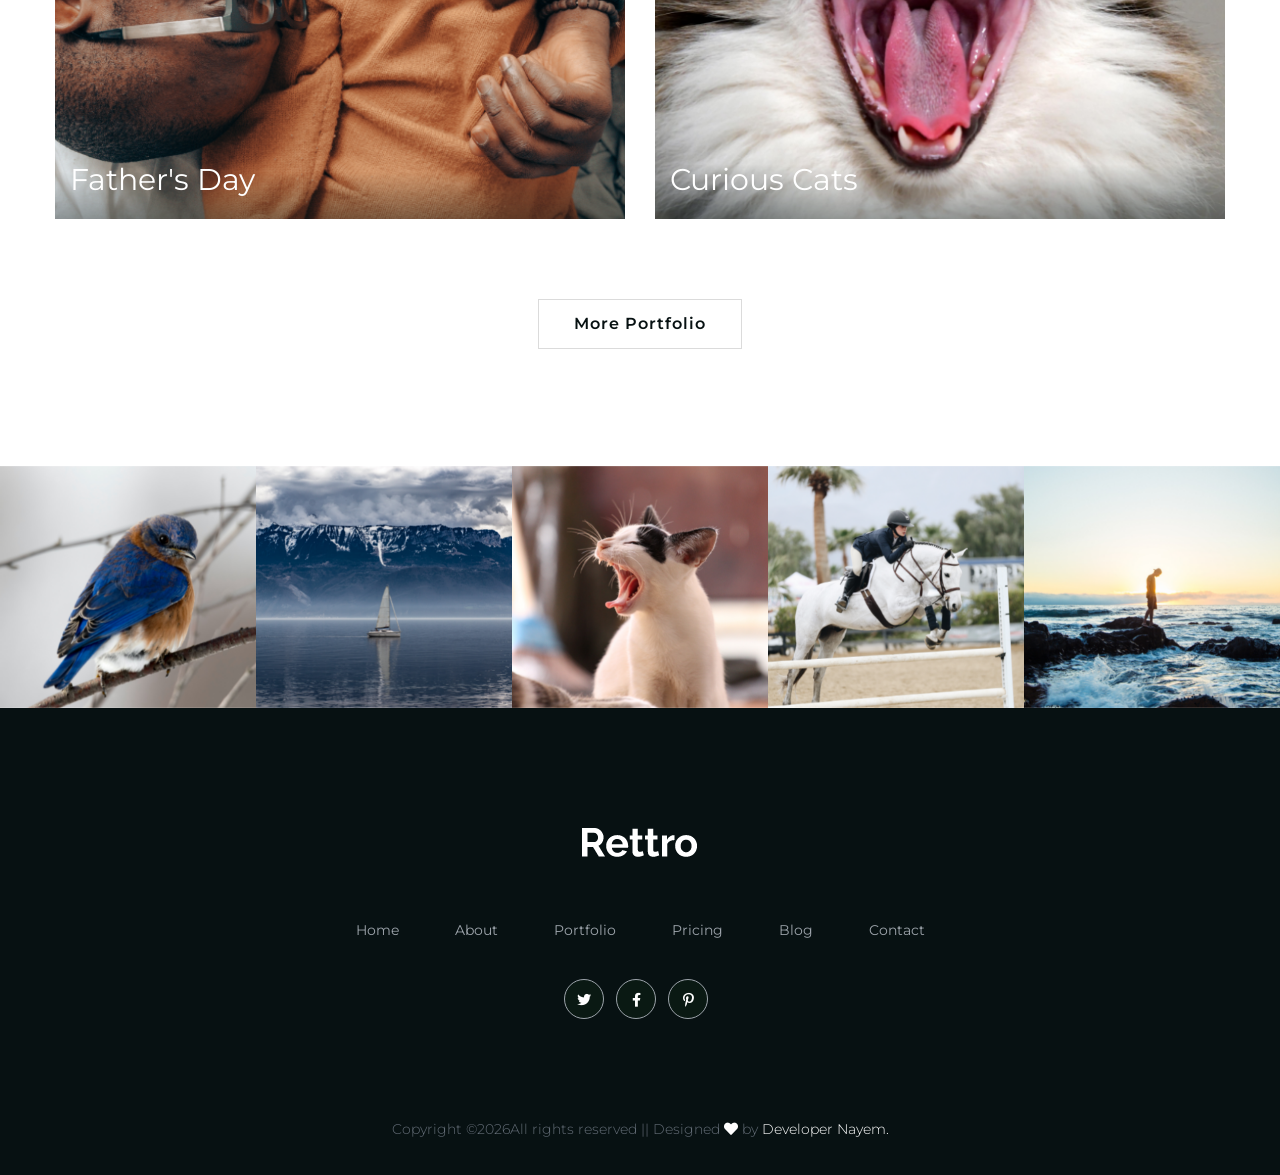
<file: portfolio.html>
<!doctype html>
<html class="no-js" lang="zxx">


<!-- Added by HTTrack --><meta http-equiv="content-type" content="text/html;charset=utf-8" /><!-- /Added by HTTrack -->
<head>
    <meta charset="utf-8">
    <meta http-equiv="x-ua-compatible" content="ie=edge">
    <title> Photography Website</title>
    <meta name="description" content="">
    <meta name="viewport" content="width=device-width, initial-scale=1">
    <link rel="manifest" href="site.html">
    <link rel="shortcut icon" type="image/x-icon" href="assets/img/favicon.ico">
    <!-- CSS here -->
    <link rel="stylesheet" href="assets/css/bootstrap.min.css">
    <link rel="stylesheet" href="assets/css/owl.carousel.min.css">
    <link rel="stylesheet" href="assets/css/slicknav.css">
    <link rel="stylesheet" href="assets/css/flaticon.css">
    <link rel="stylesheet" href="assets/css/hamburgers.min.css">
    <link rel="stylesheet" href="assets/css/progressbar_barfiller.css">
    <link rel="stylesheet" href="assets/css/gijgo.css">
    <link rel="stylesheet" href="assets/css/animate.min.css">
    <link rel="stylesheet" href="assets/css/animated-headline.css">
    <link rel="stylesheet" href="assets/css/magnific-popup.css">
    <link rel="stylesheet" href="assets/css/fontawesome-all.min.css">
    <link rel="stylesheet" href="assets/css/themify-icons.css">
    <link rel="stylesheet" href="assets/css/slick.css">
    <link rel="stylesheet" href="assets/css/nice-select.css">
    <link rel="stylesheet" href="assets/css/style.css">
</head>
<body>
    <!-- ? Preloader Start -->
<!--     <div id="preloader-active">
        <div class="preloader d-flex align-items-center justify-content-center">
            <div class="preloader-inner position-relative">
                <div class="preloader-circle"></div>
                <div class="preloader-img pere-text">
                    <img src="assets/img/logo/loder.png" alt="">
                </div>
            </div>
        </div>
    </div> -->
    <!-- Preloader Start -->
    <header>
        <!--? Header Start -->
        <div class="header-area">
            <div class="main-header header-sticky">
                <div class="container-fluid">
                    <div class="row align-items-center">
                        <!-- Logo -->
                        <div class="col-xl-2 col-lg-2 col-md-1">
                            <div class="logo">
                                <a href="index.html"><img src="assets/img/logo/logo.png" alt=""></a>
                            </div>
                        </div>
                        <div class="col-xl-9 col-lg-10">
                         <div class="main-menu black-menu menu-bg-white d-none d-lg-block">
                            <div class="hamburger hamburger--collapse">
                               <div class="hamburger-box">
                                  <div class="hamburger-inner"></div>
                              </div>
                          </div>
                          <nav class="hamburger-menu">
                           <ul id="navigation">
                              <li><a href="index.html">Home</a></li>
                              <li><a href="about.html">About</a></li>
                              <li><a href="portfolio.html">Portfolio</a></li>
                              <li><a href="pricing.html">Pricing</a></li>
                              <li>
                                 <a href="blog.html">Blog</a>
                                 <ul class="submenu">
                                    <li><a href="blog.html">Blog</a></li>
                                    <li><a href="blog_details.html">Blog Details</a></li>
                                    <li><a href="elements.html">Element</a></li>
                                </ul>
                            </li>
                            <li><a href="contact.html">contact</a></li>
                        </ul>
                    </nav>
                </div>
            </div>
            <!-- Mobile Menu -->
            <div class="col-12">
                <div class="mobile_menu d-block d-lg-none"></div>
            </div>
        </div>
    </div>
</div>
</div>
<!-- Header End -->
</header>
<main>
    <!--? Hero start-->
    <section class="slider-area slider-area2 slider-height2 d-flex align-items-center  hero-overly">
        <div class="container">
            <div class="row justify-content-center">
                <div class="col-xl-8 col-lg-11 col-md-12">
                    <div class="hero__caption hero__caption2 text-center">
                        <h2>Portfolio</h2>
                    </div>
                </div>
            </div>
        </div> 
    </section>
    <!-- Hero end -->
    <!--? Gallery Area Start -->
    <div class="gallery-area section-padding40">
        <div class="container">
            <div class="row justify-content-between align-items-center">
                <div class="col-lg-6">
                    <div class="section-tittle mb-50">
                        <h2>With my camera, I capture daily life</h2>
                    </div>
                </div>
                <div class="col-lg-6">
                    <div class="section-tittle mb-60">
                        <p>Lorem ipsum dolor sit amet, consectetur adipiscing elit. Suspendisse 
                            varius enim in eros elementum tristique. Duis cursus, mi quis viverra 
                            ornare, eros dolor interdum nulla, ut commodo diam libero vitae erat. 
                        Aenean faucibus nibh et justo cursu.</p>
                    </div>
                </div>
            </div>
            <div class="row justify-content-between">
                <div class="col-xl-5 col-lg-5 col-md-6 col-sm-6">
                    <div class="box snake mb-30">
                        <div class="gallery-img small-img " style="background-image: url(assets/img/gallery/gallery1.png);"></div>
                        <figcaption>Travelshots</figcaption>
                        <div class="overlay">
                            <div class="overlay-content">
                                <a href="assets/img/gallery/gallery1.png" class="img-pop-up"><i class="ti-plus"></i></a>
                            </div>
                        </div>
                    </div>
                </div>
                <div class="col-xl-7 col-lg-7 col-md-6 col-sm-6">
                    <div class="box snake mb-30">
                        <div class="gallery-img small-img " style="background-image: url(assets/img/gallery/gallery2.png);"></div>
                        <figcaption>Experimental</figcaption>
                        <div class="overlay">
                            <div class="overlay-content">
                                <a href="assets/img/gallery/gallery2.png" class="img-pop-up"><i class="ti-plus"></i></a>
                            </div>
                        </div>
                    </div>
                </div>
                <div class="col-xl-6 col-lg-6 col-md-6 col-sm-6">
                    <div class="box snake mb-30">
                        <div class="gallery-img small-img " style="background-image: url(assets/img/gallery/gallery3.png);"></div>
                        <figcaption>Father's Day</figcaption>
                        <div class="overlay">
                            <div class="overlay-content">
                                <a href="assets/img/gallery/gallery3.png" class="img-pop-up"><i class="ti-plus"></i></a>
                            </div>
                        </div>
                    </div>
                </div>
                <div class="col-xl-6 col-lg-6 col-md-6 col-sm-6">
                    <div class="box snake mb-30">
                        <div class="gallery-img small-img " style="background-image: url(assets/img/gallery/gallery4.png);"></div>
                        <figcaption>Curious Cats</figcaption>
                        <div class="overlay">
                            <div class="overlay-content">
                                <a href="assets/img/gallery/gallery4.png" class="img-pop-up"><i class="ti-plus"></i></a>
                            </div>
                        </div>
                    </div>
                </div>
            </div>
            <div class="row">
                <div class="col-lg-12">
                    <div class="section-btn text-center mt-50">
                        <a href="#" class="border-btn">More Portfolio</a>
                    </div>
                </div>
            </div>
        </div>
    </div>
    <!-- Gallery Area End -->
    <!--? instagram-social start -->
    <div class="instagram-area fix">
        <div class="container-fluid p-0">
            <div class="row">
                <div class="col-xl-12">
                    <div class="instagram-active owl-carousel">
                        <div class="single-instagram">
                            <img src="assets/img/gallery/instra1.png" alt="">
                            <a href="#"><i class="ti-instagram"></i></a>
                        </div>
                        <div class="single-instagram">
                            <img src="assets/img/gallery/instra2.png" alt="">
                            <a href="#"><i class="ti-instagram"></i></a>
                        </div>
                        <div class="single-instagram">
                            <img src="assets/img/gallery/instra3.png" alt="">
                            <a href="#"><i class="ti-instagram"></i></a>
                        </div>
                        <div class="single-instagram">
                            <img src="assets/img/gallery/instra4.png" alt="">
                            <a href="#"><i class="ti-instagram"></i></a>
                        </div>
                        <div class="single-instagram">
                            <img src="assets/img/gallery/instra5.png" alt="">
                            <a href="#"><i class="ti-instagram"></i></a>
                        </div>
                        <div class="single-instagram">
                            <img src="assets/img/gallery/instra2.png" alt="">
                            <a href="#"><i class="ti-instagram"></i></a>
                        </div>
                    </div>
                </div>
            </div>
        </div>
    </div>
    <!-- instagram-social End -->
</main>
<footer>
    <div class="footer-wrappper">
       <!-- Footer Start-->
       <div class="footer-area footer-padding">
           <div class="container">
               <div class="row">
                   <div class="col-xl-12">
                       <div class="single-footer-caption mb-50 text-center">
                           <!-- logo -->
                           <div class="footer-logo mb-25">
                               <a href="index.html"><img src="assets/img/logo/logo2_footer.png" alt=""></a>
                           </div>
                           <!-- meNU -->
                           <div class="main-menu2">
                               <nav>
                                   <ul>
                                       <li><a href="index.html">Home</a></li>
                                       <li><a href="about.html">About</a></li>
                                       <li><a href="portfolio.html">Portfolio</a></li>
                                       <li><a href="pricing.html">Pricing</a></li>
                                       <li><a href="blog.html">Blog</a></li>
                                       <li><a href="contact.html">contact</a></li>
                                   </ul>
                               </nav>
                           </div>
                           <!-- social -->
                           <div class="footer-social">
                               <a href="#"><i class="fab fa-twitter"></i></a>
                               <a href="https://bit.ly/sai4ull"><i class="fab fa-facebook-f"></i></a>
                               <a href="#"><i class="fab fa-pinterest-p"></i></a>
                           </div>
                       </div>
                   </div>
               </div>
           </div>
       </div>
       <!-- footer-bottom area -->
       <div class="footer-bottom-area">
           <div class="container">
               <div class="footer-border">
                   <div class="row d-flex align-items-center">
                       <div class="col-xl-12 ">
                           <div class="footer-copy-right text-center">
                               <p><!-- Link back to Colorlib can't be removed. Template is licensed under CC BY 3.0. -->
                                  Copyright &copy;<script>document.write(new Date().getFullYear());</script>All rights reserved || Designed  <i class="fa fa-heart" aria-hidden="true"></i> by <a href="https://colorlib.com/" target="_blank">Developer Nayem.</a>
                                  <!-- Link back to Colorlib can't be removed. Template is licensed under CC BY 3.0. --></p>
                              </div>
                          </div>
                      </div>
                  </div>
              </div>
          </div>
          <!-- Footer End-->
      </div>
  </footer>
  
  <!-- Scroll Up -->
  <div id="back-top" >
   <a title="Go to Top" href="#"> <i class="fas fa-level-up-alt"></i></a>
</div>

<!-- JS here -->
<script src="assets/js/vendor/modernizr-3.5.0.min.js"></script>
<!-- Jquery, Popper, Bootstrap -->
<script src="assets/js/vendor/jquery-1.12.4.min.js"></script>
<script src="assets/js/popper.min.js"></script>
<script src="assets/js/bootstrap.min.js"></script>
<!-- Jquery Mobile Menu -->
<script src="assets/js/jquery.slicknav.min.js"></script>

<!-- Jquery Slick , Owl-Carousel Plugins -->
<script src="assets/js/owl.carousel.min.js"></script>
<script src="assets/js/slick.min.js"></script>
<!-- One Page, Animated-HeadLin -->
<script src="assets/js/wow.min.js"></script>
<script src="assets/js/animated.headline.js"></script>
<script src="assets/js/jquery.magnific-popup.js"></script>

<!-- Date Picker -->
<script src="assets/js/gijgo.min.js"></script>
<!-- Nice-select, sticky -->
<script src="assets/js/jquery.nice-select.min.js"></script>
<script src="assets/js/jquery.sticky.js"></script>
<!-- Progress -->
<script src="assets/js/jquery.barfiller.js"></script>

<!-- counter , waypoint,Hover Direction -->
<script src="assets/js/jquery.counterup.min.js"></script>
<script src="assets/js/waypoints.min.js"></script>
<script src="assets/js/jquery.countdown.min.js"></script>
<script src="assets/js/hover-direction-snake.min.js"></script>

<!-- contact js -->
<script src="assets/js/contact.js"></script>
<script src="assets/js/jquery.form.js"></script>
<script src="assets/js/jquery.validate.min.js"></script>
<script src="assets/js/mail-script.js"></script>
<script src="assets/js/jquery.ajaxchimp.min.js"></script>

<!-- Jquery Plugins, main Jquery -->	
<script src="assets/js/plugins.js"></script>
<script src="assets/js/main.js"></script>

</body>


</html>
</file>
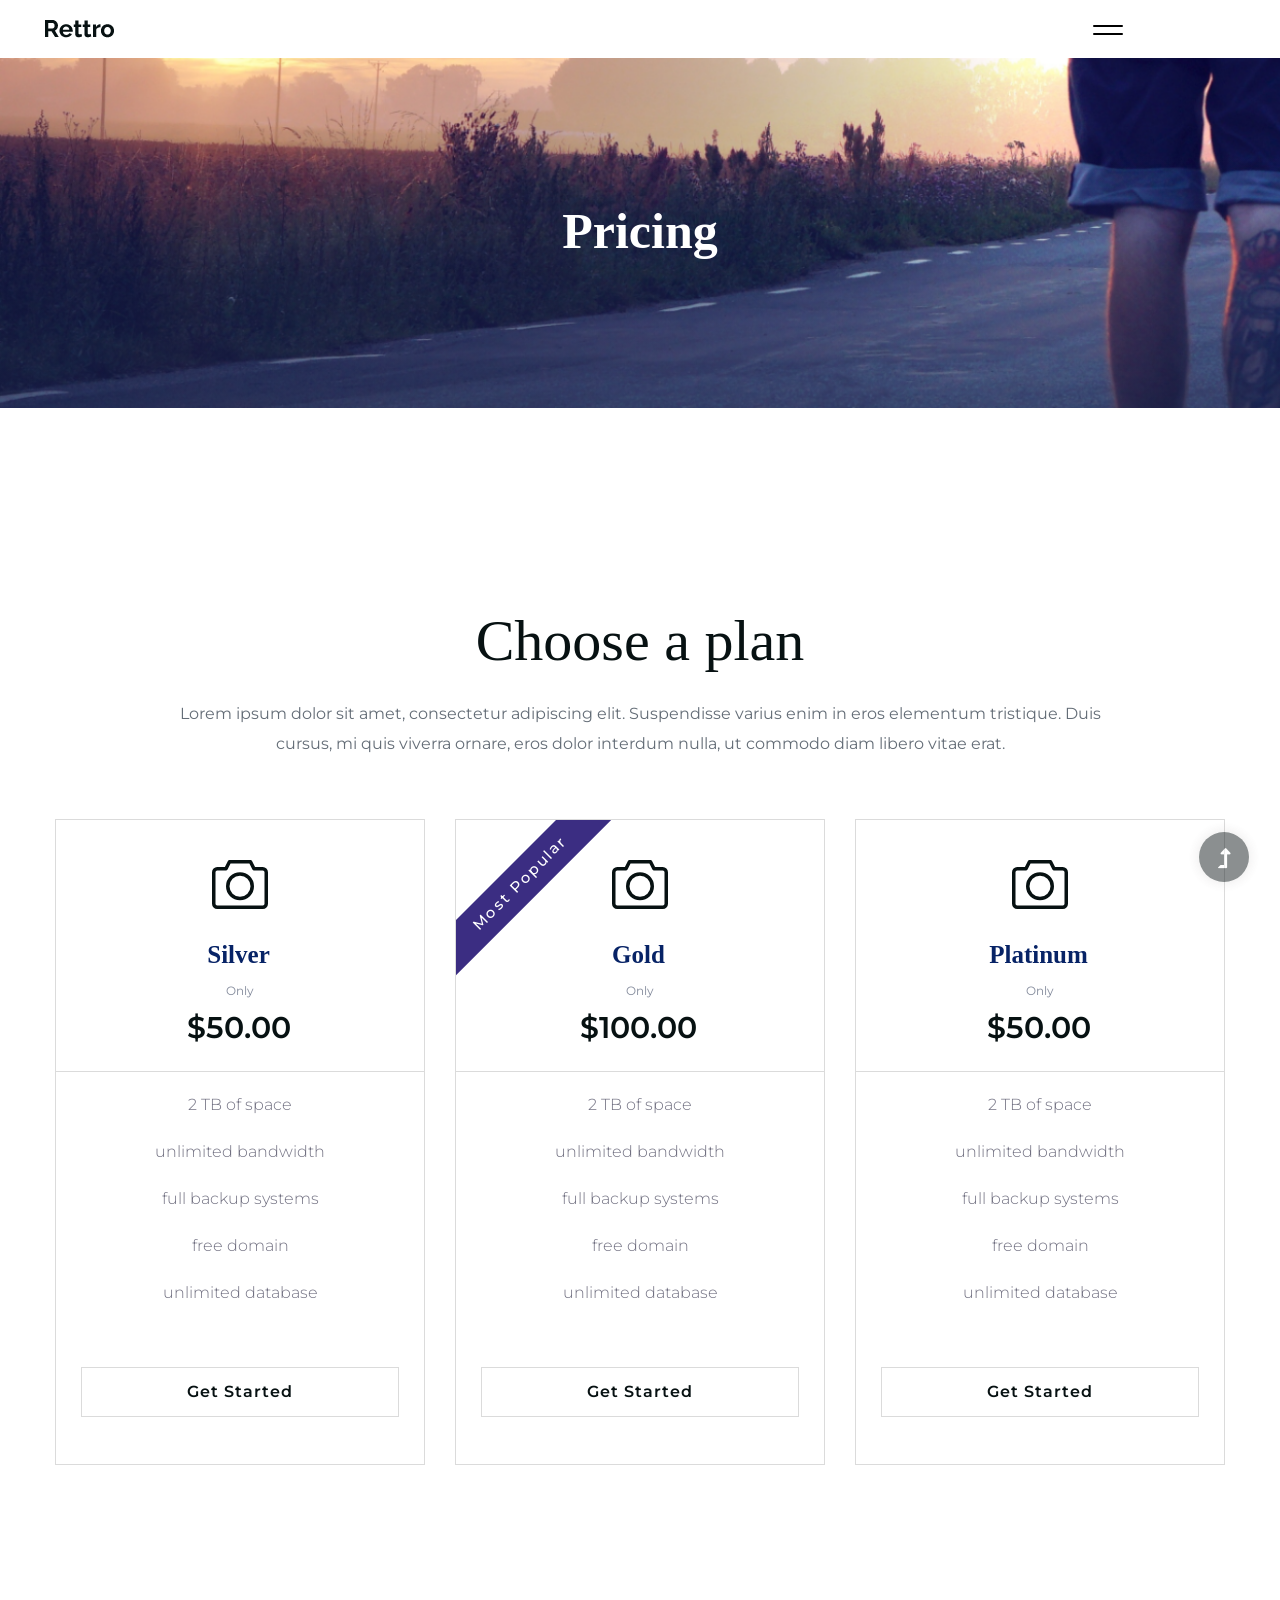
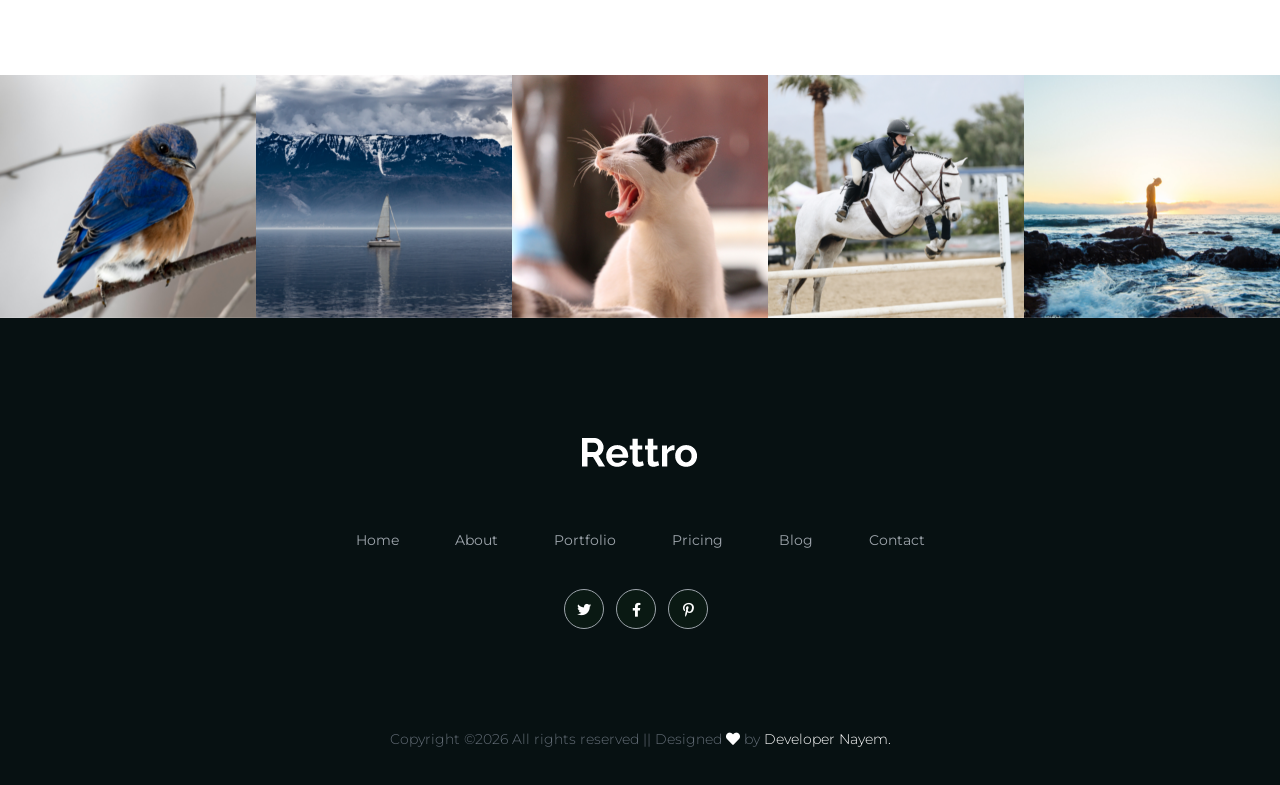
<file: pricing.html>
<!doctype html>
<html class="no-js" lang="zxx">


<!-- Added by HTTrack --><meta http-equiv="content-type" content="text/html;charset=utf-8" /><!-- /Added by HTTrack -->
<head>
    <meta charset="utf-8">
    <meta http-equiv="x-ua-compatible" content="ie=edge">
    <title> Photography Website</title>
    <meta name="description" content="">
    <meta name="viewport" content="width=device-width, initial-scale=1">
    <link rel="manifest" href="site.html">
    <link rel="shortcut icon" type="image/x-icon" href="assets/img/favicon.ico">
    <!-- CSS here -->
    <link rel="stylesheet" href="assets/css/bootstrap.min.css">
    <link rel="stylesheet" href="assets/css/owl.carousel.min.css">
    <link rel="stylesheet" href="assets/css/slicknav.css">
    <link rel="stylesheet" href="assets/css/flaticon.css">
    <link rel="stylesheet" href="assets/css/hamburgers.min.css">
    <link rel="stylesheet" href="assets/css/progressbar_barfiller.css">
    <link rel="stylesheet" href="assets/css/gijgo.css">
    <link rel="stylesheet" href="assets/css/animate.min.css">
    <link rel="stylesheet" href="assets/css/animated-headline.css">
    <link rel="stylesheet" href="assets/css/magnific-popup.css">
    <link rel="stylesheet" href="assets/css/fontawesome-all.min.css">
    <link rel="stylesheet" href="assets/css/themify-icons.css">
    <link rel="stylesheet" href="assets/css/slick.css">
    <link rel="stylesheet" href="assets/css/nice-select.css">
    <link rel="stylesheet" href="assets/css/style.css">
</head>
<body>
    <!-- ? Preloader Start -->
 <!--    <div id="preloader-active">
        <div class="preloader d-flex align-items-center justify-content-center">
            <div class="preloader-inner position-relative">
                <div class="preloader-circle"></div>
                <div class="preloader-img pere-text">
                    <img src="assets/img/logo/loder.png" alt="">
                </div>
            </div>
        </div>
    </div> -->
    <!-- Preloader Start -->
    <header>
        <!--? Header Start -->
        <div class="header-area">
            <div class="main-header header-sticky">
                <div class="container-fluid">
                    <div class="row align-items-center">
                        <!-- Logo -->
                        <div class="col-xl-2 col-lg-2 col-md-1">
                            <div class="logo">
                                <a href="index.html"><img src="assets/img/logo/logo.png" alt=""></a>
                            </div>
                        </div>
                        <div class="col-xl-9 col-lg-10">
                         <div class="main-menu black-menu menu-bg-white d-none d-lg-block">
                            <div class="hamburger hamburger--collapse">
                               <div class="hamburger-box">
                                  <div class="hamburger-inner"></div>
                              </div>
                          </div>
                          <nav class="hamburger-menu">
                           <ul id="navigation">
                              <li><a href="index.html">Home</a></li>
                              <li><a href="about.html">About</a></li>
                              <li><a href="portfolio.html">Portfolio</a></li>
                              <li><a href="pricing.html">Pricing</a></li>
                              <li>
                                 <a href="blog.html">Blog</a>
                                 <ul class="submenu">
                                    <li><a href="blog.html">Blog</a></li>
                                    <li><a href="blog_details.html">Blog Details</a></li>
                                    <li><a href="elements.html">Element</a></li>
                                </ul>
                            </li>
                            <li><a href="contact.html">contact</a></li>
                        </ul>
                    </nav>
                </div>
            </div>
            <!-- Mobile Menu -->
            <div class="col-12">
                <div class="mobile_menu d-block d-lg-none"></div>
            </div>
        </div>
    </div>
</div>
</div>
<!-- Header End -->
</header>
<main>
    <!--? Hero start-->
    <section class="slider-area slider-area2 slider-height2 d-flex align-items-center  hero-overly">
        <div class="container">
            <div class="row justify-content-center">
                <div class="col-xl-8 col-lg-11 col-md-12">
                    <div class="hero__caption hero__caption2 text-center">
                        <h2>Pricing</h2>
                    </div>
                </div>
            </div>
        </div> 
    </section>
    <!-- End Hero -->
    <!--? Pricing Card Start -->
    <section class="pricing-card-area section-padding30">
        <div class="container">
            <!-- Section Tittle -->
            <div class="row justify-content-center">
                <div class="col-lg-10">
                    <div class="section-tittle mb-60 text-center">
                        <h2>Choose a plan</h2>
                        <p>Lorem ipsum dolor sit amet, consectetur adipiscing elit. Suspendisse varius enim in eros elementum tristique. Duis 
                        cursus, mi quis viverra ornare, eros dolor interdum nulla, ut commodo diam libero vitae erat.</p>
                    </div>
                </div>
            </div>
            <div class="row">
                <div class="col-xl-4 col-lg-4 col-md-6 col-sm-10">
                    <div class="single-card text-center mb-30">
                        <div class="card-top">
                            <img src="assets/img/icon/camera.svg" alt="">
                            <h4>Silver</h4>
                            <p>Only</p>
                        </div>
                        <div class="card-mid">
                            <h4>$50.00</h4>
                        </div>
                        <div class="card-bottom">
                            <ul>
                                <li>2 TB of space</li>
                                <li>unlimited bandwidth</li>
                                <li>full backup systems</li>
                                <li>free domain</li>
                                <li>unlimited database</li>
                            </ul>
                            <a href="#" class="border-btn get-btn">Get Started</a>
                        </div>
                    </div>
                </div>
                <div class="col-xl-4 col-lg-4 col-md-6 col-sm-10">
                    <div class="single-card text-center mb-30">
                        <!-- stiker -->
                        <div class="stiker">
                            <span>Most Popular</span>
                        </div>
                        
                        <div class="card-top">
                            <img src="assets/img/icon/camera.svg" alt="">
                            <h4>Gold</h4>
                            <p>Only</p>
                        </div>
                        <div class="card-mid">
                            <h4>$100.00</h4>
                        </div>
                        <div class="card-bottom">
                            <ul>
                                <li>2 TB of space</li>
                                <li>unlimited bandwidth</li>
                                <li>full backup systems</li>
                                <li>free domain</li>
                                <li>unlimited database</li>
                            </ul>
                            <a href="#" class="border-btn get-btn">Get Started</a>
                        </div>
                    </div>
                </div>
                <div class="col-xl-4 col-lg-4 col-md-6 col-sm-10">
                    <div class="single-card text-center mb-30">
                        <div class="card-top">
                            <img src="assets/img/icon/camera.svg" alt="">
                            <h4>Platinum</h4>
                            <p>Only</p>
                        </div>
                        <div class="card-mid">
                            <h4>$50.00</h4>
                        </div>
                        <div class="card-bottom">
                            <ul>
                                <li>2 TB of space</li>
                                <li>unlimited bandwidth</li>
                                <li>full backup systems</li>
                                <li>free domain</li>
                                <li>unlimited database</li>
                            </ul>
                            <a href="#" class="border-btn get-btn">Get Started</a>
                        </div>
                    </div>
                </div>
            </div>
        </div>
    </section>
    <!-- Pricing Card End -->
    <!--? instagram-social start -->
    <div class="instagram-area fix">
        <div class="container-fluid p-0">
            <div class="row">
                <div class="col-xl-12">
                    <div class="instagram-active owl-carousel">
                        <div class="single-instagram">
                            <img src="assets/img/gallery/instra1.png" alt="">
                            <a href="#"><i class="ti-instagram"></i></a>
                        </div>
                        <div class="single-instagram">
                            <img src="assets/img/gallery/instra2.png" alt="">
                            <a href="#"><i class="ti-instagram"></i></a>
                        </div>
                        <div class="single-instagram">
                            <img src="assets/img/gallery/instra3.png" alt="">
                            <a href="#"><i class="ti-instagram"></i></a>
                        </div>
                        <div class="single-instagram">
                            <img src="assets/img/gallery/instra4.png" alt="">
                            <a href="#"><i class="ti-instagram"></i></a>
                        </div>
                        <div class="single-instagram">
                            <img src="assets/img/gallery/instra5.png" alt="">
                            <a href="#"><i class="ti-instagram"></i></a>
                        </div>
                        <div class="single-instagram">
                            <img src="assets/img/gallery/instra2.png" alt="">
                            <a href="#"><i class="ti-instagram"></i></a>
                        </div>
                    </div>
                </div>
            </div>
        </div>
    </div>
    <!-- instagram-social End -->
</main>
<footer>
    <div class="footer-wrappper">
       <!-- Footer Start-->
       <div class="footer-area footer-padding">
           <div class="container">
               <div class="row">
                   <div class="col-xl-12">
                       <div class="single-footer-caption mb-50 text-center">
                           <!-- logo -->
                           <div class="footer-logo mb-25">
                               <a href="index.html"><img src="assets/img/logo/logo2_footer.png" alt=""></a>
                           </div>
                           <!-- meNU -->
                           <div class="main-menu2">
                               <nav>
                                   <ul>
                                       <li><a href="index.html">Home</a></li>
                                       <li><a href="about.html">About</a></li>
                                       <li><a href="portfolio.html">Portfolio</a></li>
                                       <li><a href="pricing.html">Pricing</a></li>
                                       <li><a href="blog.html">Blog</a></li>
                                       <li><a href="contact.html">contact</a></li>
                                   </ul>
                               </nav>
                           </div>
                           <!-- social -->
                           <div class="footer-social">
                               <a href="#"><i class="fab fa-twitter"></i></a>
                               <a href="https://bit.ly/sai4ull"><i class="fab fa-facebook-f"></i></a>
                               <a href="#"><i class="fab fa-pinterest-p"></i></a>
                           </div>
                       </div>
                   </div>
               </div>
           </div>
       </div>
       <!-- footer-bottom area -->
       <div class="footer-bottom-area">
           <div class="container">
               <div class="footer-border">
                   <div class="row d-flex align-items-center">
                       <div class="col-xl-12 ">
                           <div class="footer-copy-right text-center">
                               <p><!-- Link back to Colorlib can't be removed. Template is licensed under CC BY 3.0. -->
                                  Copyright &copy;<script>document.write(new Date().getFullYear());</script> All rights reserved || Designed <i class="fa fa-heart" aria-hidden="true"></i> by <a href="https://colorlib.com/" target="_blank">Developer Nayem.</a>
                                  <!-- Link back to Colorlib can't be removed. Template is licensed under CC BY 3.0. --></p>
                              </div>
                          </div>
                      </div>
                  </div>
              </div>
          </div>
          <!-- Footer End-->
      </div>
  </footer>
  
  <!-- Scroll Up -->
  <div id="back-top" >
   <a title="Go to Top" href="#"> <i class="fas fa-level-up-alt"></i></a>
</div>

<!-- JS here -->
<script src="assets/js/vendor/modernizr-3.5.0.min.js"></script>
<!-- Jquery, Popper, Bootstrap -->
<script src="assets/js/vendor/jquery-1.12.4.min.js"></script>
<script src="assets/js/popper.min.js"></script>
<script src="assets/js/bootstrap.min.js"></script>
<!-- Jquery Mobile Menu -->
<script src="assets/js/jquery.slicknav.min.js"></script>

<!-- Jquery Slick , Owl-Carousel Plugins -->
<script src="assets/js/owl.carousel.min.js"></script>
<script src="assets/js/slick.min.js"></script>
<!-- One Page, Animated-HeadLin -->
<script src="assets/js/wow.min.js"></script>
<script src="assets/js/animated.headline.js"></script>
<script src="assets/js/jquery.magnific-popup.js"></script>

<!-- Date Picker -->
<script src="assets/js/gijgo.min.js"></script>
<!-- Nice-select, sticky -->
<script src="assets/js/jquery.nice-select.min.js"></script>
<script src="assets/js/jquery.sticky.js"></script>
<!-- Progress -->
<script src="assets/js/jquery.barfiller.js"></script>

<!-- counter , waypoint,Hover Direction -->
<script src="assets/js/jquery.counterup.min.js"></script>
<script src="assets/js/waypoints.min.js"></script>
<script src="assets/js/jquery.countdown.min.js"></script>
<script src="assets/js/hover-direction-snake.min.js"></script>

<!-- contact js -->
<script src="assets/js/contact.js"></script>
<script src="assets/js/jquery.form.js"></script>
<script src="assets/js/jquery.validate.min.js"></script>
<script src="assets/js/mail-script.js"></script>
<script src="assets/js/jquery.ajaxchimp.min.js"></script>

<!-- Jquery Plugins, main Jquery -->	
<script src="assets/js/plugins.js"></script>
<script src="assets/js/main.js"></script>

</body>

</html>
</file>
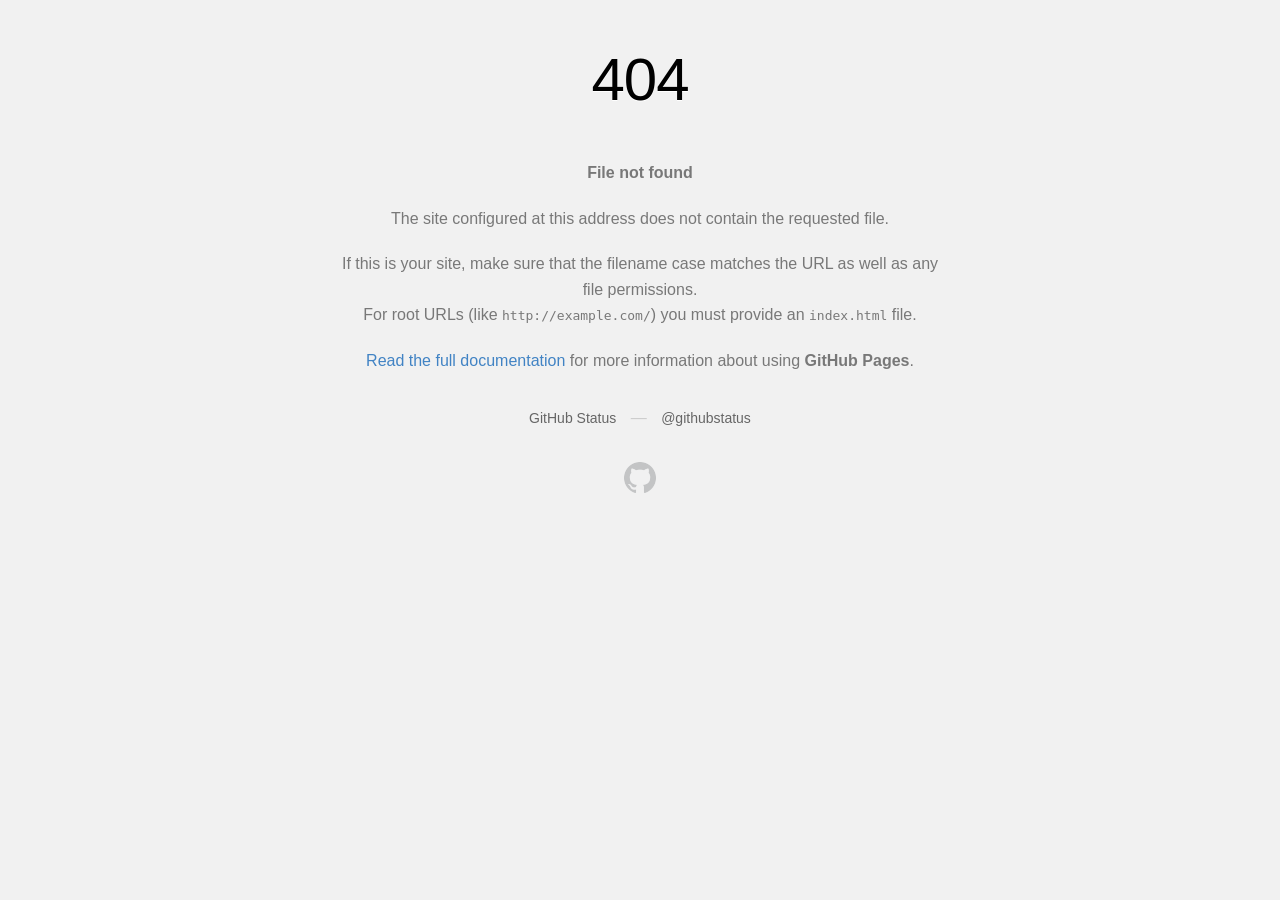
<file: site.html>
<!DOCTYPE html>
<html>
  <head>
    <meta http-equiv="Content-type" content="text/html; charset=utf-8">
    <meta http-equiv="Content-Security-Policy" content="default-src 'none'; style-src 'unsafe-inline'; img-src data:; connect-src 'self'">
    <title>Page not found &middot; GitHub Pages</title>
    <style type="text/css" media="screen">
      body {
        background-color: #f1f1f1;
        margin: 0;
        font-family: "Helvetica Neue", Helvetica, Arial, sans-serif;
      }

      .container { margin: 50px auto 40px auto; width: 600px; text-align: center; }

      a { color: #4183c4; text-decoration: none; }
      a:hover { text-decoration: underline; }

      h1 { width: 800px; position:relative; left: -100px; letter-spacing: -1px; line-height: 60px; font-size: 60px; font-weight: 100; margin: 0px 0 50px 0; text-shadow: 0 1px 0 #fff; }
      p { color: rgba(0, 0, 0, 0.5); margin: 20px 0; line-height: 1.6; }

      ul { list-style: none; margin: 25px 0; padding: 0; }
      li { display: table-cell; font-weight: bold; width: 1%; }

      .logo { display: inline-block; margin-top: 35px; }
      .logo-img-2x { display: none; }
      @media
      only screen and (-webkit-min-device-pixel-ratio: 2),
      only screen and (   min--moz-device-pixel-ratio: 2),
      only screen and (     -o-min-device-pixel-ratio: 2/1),
      only screen and (        min-device-pixel-ratio: 2),
      only screen and (                min-resolution: 192dpi),
      only screen and (                min-resolution: 2dppx) {
        .logo-img-1x { display: none; }
        .logo-img-2x { display: inline-block; }
      }

      #suggestions {
        margin-top: 35px;
        color: #ccc;
      }
      #suggestions a {
        color: #666666;
        font-weight: 200;
        font-size: 14px;
        margin: 0 10px;
      }

    </style>
  </head>
  <body>

    <div class="container">

      <h1>404</h1>
      <p><strong>File not found</strong></p>

      <p>
        The site configured at this address does not
        contain the requested file.
      </p>

      <p>
        If this is your site, make sure that the filename case matches the URL
        as well as any file permissions.<br>
        For root URLs (like <code>http://example.com/</code>) you must provide an
        <code>index.html</code> file.
      </p>

      <p>
        <a href="https://help.github.com/pages/">Read the full documentation</a>
        for more information about using <strong>GitHub Pages</strong>.
      </p>

      <div id="suggestions">
        <a href="https://githubstatus.com">GitHub Status</a> &mdash;
        <a href="https://twitter.com/githubstatus">@githubstatus</a>
      </div>

      <a href="/" class="logo logo-img-1x">
        <img width="32" height="32" title="" alt="" src="[data-uri]">
      </a>

      <a href="/" class="logo logo-img-2x">
        <img width="32" height="32" title="" alt="" src="[data-uri]">
      </a>
    </div>
  </body>
</html>
</file>
<file: assets/css/flaticon.css>
/*
  	Flaticon icon font: Flaticon
  	Creation date: 02/06/2020 05:24
  	*/

@font-face {
  font-family: "Flaticon";
  src: url("../fonts/Flaticon.eot");
  src: url("../fonts/Flaticond41d.eot?#iefix") format("embedded-opentype"),
       url("../fonts/Flaticon.woff2") format("woff2"),
       url("../fonts/Flaticon.woff") format("woff"),
       url("../fonts/Flaticon.ttf") format("truetype"),
       url("../fonts/Flaticon.svg#Flaticon") format("svg");
  font-weight: normal;
  font-style: normal;
}

@media screen and (-webkit-min-device-pixel-ratio:0) {
  @font-face {
    font-family: "Flaticon";
    src: url("../fonts/Flaticon.svg#Flaticon") format("svg");
  }
}

[class^="flaticon-"]:before, [class*=" flaticon-"]:before,
[class^="flaticon-"]:after, [class*=" flaticon-"]:after {   
  font-family: Flaticon;
font-style: normal;
}

.flaticon-null:before { content: "\f100"; }
.flaticon-null-1:before { content: "\f101"; }
.flaticon-gear:before { content: "\f102"; }
.flaticon-think:before { content: "\f103"; }
</file>
<file: assets/css/progressbar_barfiller.css>
/* Custom Code skills */
.single-skill{
  display: flex;
}

.single-skill span {
	color: #79838b;
	font-size: 13px;
	font-weight: 300;
	letter-spacing: 0;
	margin-bottom: 14px;
	display: block;
}
.single-skill .bar-progress {
	width: 100%;
}
.single-skill .bar-title {
  width: 20%;
  margin-bottom: 19px;
}

.skills-content {
  padding-top: 200px;
  padding-left: 70px;
}

.skills-shape-bg {
  height: 651px;
  width: 868px;
  position: absolute;
  content: "";
  border: 2px solid #4d4d4d;
  left: 40%;
  top: 255px;
}

.skills-shape-bg::before {
  position: absolute;
  content: "";
  height: 465px;
  width: 300px;
  border: 2px solid #4d4d4d;
  left: -35%;
  top: 50%;
  transform: translateY(-50%);
  border-right: 0;
}



/* Default */
.barfiller {
	width: 100%;
	height: 10px;
	background: #f6f9fc;
  position: relative;
  border-radius: 5px;
}

.barfiller .fill {
  display: block;
  position: relative;
  width: 0px;
  height: 100%;
  background: #333;
  z-index: 1;
  border-radius: 5px;
}

.barfiller .tipWrap { display: none; }

.barfiller .tip {
  margin-top: -28px;
  padding: 2px 4px;
  font-size: 16px;
  color: #09cc7f;
  left: 0px;
  position: absolute;
  z-index: 2;
  background: transparent;
  font-weight: 800;
}

.barfiller .tip:after {
  border: solid;
  border-color: rgba(0,0,0,.8) transparent;
  border-width: 6px 6px 0 6px;
  content: "";
  display: block;
  position: absolute;
  left: 9px;
  top: 100%;
  z-index: 9;
  display: none;
  
}
</file>
<file: assets/css/gijgo.css>
.gj-button {
    background-color: #f5f5f5;
    border: 1px solid #ddd;
    color: #000;
    border-radius: 3px;
    padding: 6px 10px;
    cursor: pointer;
}

.gj-unselectable {
    -webkit-touch-callout: none;
    -webkit-user-select: none;
    -khtml-user-select: none;
    -moz-user-select: none;
    -ms-user-select: none;
    user-select: none;
}

.gj-row {
    display: -webkit-box;
    display: -ms-flexbox;
    display: flex;
    -ms-flex-wrap: wrap;
    flex-wrap: wrap;
}

.gj-margin-left-5 {
    margin-left: 5px;
}

.gj-margin-left-10 {
    margin-left: 10px;
}

.gj-width-full {
    width: 100%;
}

.gj-cursor-pointer {
    cursor: pointer;
}

.gj-text-align-center {
    text-align: center;
}

.gj-font-size-16 {
    font-size: 16px;
}

.gj-hidden {
    display: none;
}

/** Material Design */
.gj-button-md {
    background: 0 0;
    border: none;
    border-radius: 2px;
    color: rgba(0, 0, 0, 0.87);
    position: relative;
    height: 36px;
    margin: 0;
    min-width: 64px;
    padding: 0 16px;
    display: inline-block;
    font-family: "Roboto","Helvetica","Arial",sans-serif;
    font-size: 1rem;
    font-weight: 500;
    text-transform: uppercase;
    letter-spacing: 0;
    overflow: hidden;
    will-change: box-shadow;
    transition: box-shadow .2s cubic-bezier(.4,0,1,1),background-color .2s cubic-bezier(.4,0,.2,1),color .2s cubic-bezier(.4,0,.2,1);
    outline: none;
    cursor: pointer;
    text-decoration: none;
    text-align: center;
    line-height: 36px;
    vertical-align: middle;
    overflow: hidden;
    -webkit-user-select: none;
    -moz-user-select: none;
    -ms-user-select: none;
    user-select: none;
}

.gj-button-md:hover {
    background-color: rgba(158,158,158,.2);
}

.gj-button-md:disabled {
    color: rgba(0,0,0,.26);
    background: 0 0;
}

.gj-button-md .material-icons,
.gj-button-md .gj-icon {
    vertical-align: middle;
    /*font-size: 1.3rem;
    margin-right: 4px;*/
}

.gj-button-md.gj-button-md-icon {
    width: 24px;
    height: 31px;
    min-width: 24px;
    padding: 0px;
    display: table;
}

.gj-button-md.gj-button-md-icon .material-icons,
.gj-button-md.gj-button-md-icon .gj-icon {
    display: table-cell;
    margin-right: 0px;
    width: 24px;
    height: 24px;
}

.gj-button-md.active {
    background-color: rgba(158,158,158,.4);
}

.gj-button-md-group {
    position: relative;
    display: inline-block;
    vertical-align: middle;
}
.gj-textbox-md {
	/* border: none; */
	/* border-bottom: 1px solid rgba(0,0,0,.42); */
	display: block;
	font-family: "Helvetica","Arial",sans-serif;
	font-size: 16px;
	line-height: 16px;
	/* padding: 4px 0px; */
	margin: 0;
	/* width: 100%; */
	background: 0 0;
	/* text-align: ; */
	color: rgba(0,0,0,.87);
	padding-left: 44px;
	border: 1px solid #dca73a;
	/* padding: 15px 15px; */
	/* text-align: center; */
	width: 177px;
	height: 55px;
	border-radius: 5px;
}
.gj-textbox-md:focus,
.gj-textbox-md:active {
    /* border-bottom: 2px solid rgba(0,0,0,.42); */
    outline: none;
}

.gj-textbox-md::placeholder {
    color: #8e8e8e;
}

.gj-textbox-md:-ms-input-placeholder {
    color: #8e8e8e;
}

.gj-textbox-md::-ms-input-placeholder {
    color: #8e8e8e;
}

.gj-md-spacer-24 {
    min-width: 24px;
    width: 24px;
    display: inline-block;
}

.gj-md-spacer-32 {
    min-width: 32px;
    width: 32px;
    display: inline-block;
}

.gj-modal {
    position: fixed;
    top: 0;
    right: 0;
    bottom: 0;
    left: 0;
    z-index: 1203;
    display: none;
    overflow: hidden;
    -webkit-overflow-scrolling: touch;
    outline: 0;
    background-color: rgba(0, 0, 0, 0.54118);
    transition: 200ms ease opacity;
    will-change: opacity;
}

/* List */
ul.gj-list li [data-role="wrapper"] {
    display: table;
    width: 100%;
}

ul.gj-list li [data-role="checkbox"] {
    display: table-cell;
    vertical-align:middle;
    text-align:center;
}

ul.gj-list li [data-role="image"] {
    display: table-cell;
    vertical-align:middle;
    text-align:center;
}

ul.gj-list li [data-role="display"] {
    display: table-cell;
    vertical-align:middle;
    cursor: pointer;
}

ul.gj-list li [data-role="display"]:empty:before {
  content: "\200b"; /* unicode zero width space character */
}

/* List - Bootstrap */
ul.gj-list-bootstrap {
    padding-left: 0px;
    margin-bottom: 0px;
}

ul.gj-list-bootstrap li {
    padding: 0px;
}

ul.gj-list-bootstrap li [data-role="wrapper"] {
    padding: 0px 10px;
}

ul.gj-list-bootstrap li [data-role="checkbox"] {
    width: 24px;
    padding: 3px;
}

ul.gj-list-bootstrap li [data-role="image"] {
    width: 24px;
    height: 24px;
}

ul.gj-list-bootstrap li [data-role="display"] {
    padding: 8px 0px 8px 4px;
}

.list-group-item.active ul li, .list-group-item.active:focus ul li, .list-group-item.active:hover ul li {
    text-shadow: none;
    color:initial;
}

/* List - Material Design */
ul.gj-list-md {
    padding: 0px;
    list-style: none;
    list-style-type: none;
    line-height: 24px;
    letter-spacing: 0;
    color: #616161; /* Gray 700 */
}

ul.gj-list-md li {
    display: list-item;
    list-style-type: none;
    padding: 0px;
    min-height: unset;
    box-sizing: border-box;
    align-items: center;
    cursor: default;
    overflow: hidden;

    font-family: "Roboto","Helvetica","Arial",sans-serif;
    font-size: 16px;
    font-weight: 400;
    letter-spacing: .04em;
    line-height: 1;
    
    -webkit-flex-direction: row;
    -ms-flex-direction: row;
    flex-direction: row;
    -webkit-flex-wrap: nowrap;
    -ms-flex-wrap: nowrap;
    flex-wrap: nowrap;
}

ul.gj-list-md li [data-role="checkbox"] {
    height: 24px;
    width: 24px;
}

ul.gj-list-md li [data-role="image"] {
    height: 24px;
    width: 24px;
}

ul.gj-list-md li [data-role="display"] {
    padding: 8px 0px 8px 5px;
    order: 0;
    flex-grow: 2;
    text-decoration: none;
    box-sizing: border-box;
    align-items: center;
    text-align: left;
    color: rgba(0,0,0,.87);
}

ul.gj-list-md li.disabled>[data-role="wrapper"]>[data-role="display"] {
    color: #9E9E9E; /* Gray 500 */
}

.gj-list-md-active {
    background: #e0e0e0;
    color: #3f51b5;
}


/* Picker */
.gj-picker {
    position: absolute;
    z-index: 1203;
    background-color: #fff;
}

.gj-picker .selected {
    color: #fff;
}

/* Material Design */
.gj-picker-md {
    font-family: "Roboto","Helvetica","Arial",sans-serif;
    font-size: 16px;
    font-weight: 400;
    letter-spacing: .04em;
    line-height: 1;
    color: rgba(0,0,0,.87);
    border: 1px solid #E0E0E0;
}

.gj-modal .gj-picker-md {
    border: 0px;
}

.gj-picker-md [role="header"] {
    color: rgba(255, 255, 255, 0.54);
    display: flex;
    background: #2196f3;
    align-items: baseline;
    user-select: none;
    justify-content: center;
}

.gj-picker-md [role="footer"] {
    float: right;
    padding: 10px;
}

.gj-picker-md [role="footer"] button.gj-button-md {
    color: #2196f3;
    font-weight: bold;
    font-size: 13px;
}

/* Bootstrap */
.gj-picker-bootstrap {
    border-radius: 4px;
    border: 1px solid #E0E0E0;
}

.gj-picker-bootstrap .selected {
    color: #888;
}

.gj-picker-bootstrap [role="header"] {
    background: #eee;
    color: #AAA;
}
@font-face {
    font-family: 'gijgo-material';
    src: url('../fonts/gijgo-materialba15.eot?235541');
    src: url('../fonts/gijgo-materialba15.eot?235541#iefix') format('embedded-opentype'), url('../fonts/gijgo-materialba15.ttf?235541') format('truetype'), url('../fonts/gijgo-materialba15.woff?235541') format('woff'), url('../fonts/gijgo-materialba15.svg?235541#gijgo-material') format('svg');
    font-weight: normal;
    font-style: normal;
}

.gj-icon {
    /* use !important to prevent issues with browser extensions that change fonts */
    font-family: 'gijgo-material' !important;
    font-size: 24px;
    speak: none;
    font-style: normal;
    font-weight: normal;
    font-variant: normal;
    text-transform: none;
    line-height: 1;
    /* Enable Ligatures ================ */
    letter-spacing: 0;
    -webkit-font-feature-settings: "liga";
    -moz-font-feature-settings: "liga=1";
    -moz-font-feature-settings: "liga";
    -ms-font-feature-settings: "liga" 1;
    font-feature-settings: "liga";
    -webkit-font-variant-ligatures: discretionary-ligatures;
    font-variant-ligatures: discretionary-ligatures;
    /* Better Font Rendering =========== */
    -webkit-font-smoothing: antialiased;
    -moz-osx-font-smoothing: grayscale;
}

.gj-icon.undo:before {
    content: "\e900";
}

.gj-icon.vertical-align-top:before {
    content: "\e901";
}

.gj-icon.vertical-align-center:before {
    content: "\e902";
}

.gj-icon.vertical-align-bottom:before {
    content: "\e903";
}

.gj-icon.arrow-dropup:before {
    content: "\e904";
}

.gj-icon.clock:before {
    content: "\e905";
}

.gj-icon.refresh:before {
    content: "\e906";
}

.gj-icon.last-page:before {
    content: "\e907";
}

.gj-icon.first-page:before {
    content: "\e908";
}

.gj-icon.cancel:before {
    content: "\e909";
}

.gj-icon.clear:before {
    content: "\e90a";
}

.gj-icon.check-circle:before {
    content: "\e90b";
}

.gj-icon.delete:before {
    content: "\e90c";
}

.gj-icon.arrow-upward:before {
    content: "\e90d";
}

.gj-icon.arrow-forward:before {
    content: "\e90e";
}

.gj-icon.arrow-downward:before {
    content: "\e90f";
}

.gj-icon.arrow-back:before {
    content: "\e910";
}

.gj-icon.list-numbered:before {
    content: "\e911";
}

.gj-icon.list-bulleted:before {
    content: "\e912";
}

.gj-icon.indent-increase:before {
    content: "\e913";
}

.gj-icon.indent-decrease:before {
    content: "\e914";
}

.gj-icon.redo:before {
    content: "\e915";
}

.gj-icon.align-right:before {
    content: "\e916";
}

.gj-icon.align-left:before {
    content: "\e917";
}

.gj-icon.align-justify:before {
    content: "\e918";
}

.gj-icon.align-center:before {
    content: "\e919";
}

.gj-icon.strikethrough:before {
    content: "\e91a";
}

.gj-icon.italic:before {
    content: "\e91b";
}

.gj-icon.underlined:before {
    content: "\e91c";
}

.gj-icon.bold:before {
    content: "\e91d";
}

.gj-icon.arrow-dropdown:before {
    content: "\e91e";
}

.gj-icon.done:before {
    content: "\e91f";
}

.gj-icon.pencil:before {
    content: "\e920";
}

.gj-icon.minus:before {
    content: "\e921";
}

.gj-icon.plus:before {
    content: "\e922";
}

.gj-icon.chevron-up:before {
    content: "\e923";
}

.gj-icon.chevron-right:before {
    content: "\e924";
}

.gj-icon.chevron-down:before {
    content: "\e925";
}

.gj-icon.chevron-left:before {
    content: "\e926";
}

.gj-icon.event:before {
    content: "\e927";
}
.gj-draggable {
    cursor: move;
}
.gj-resizable-handle {
    position: absolute;
    font-size: 0.1px;
    display: block;
    -ms-touch-action: none;
    touch-action: none;
    z-index: 1203;
}

.gj-resizable-n {
    cursor: n-resize;
    height: 7px;
    width: 100%;
    top: -5px;
    left: 0;
}
.gj-resizable-e {
    cursor: e-resize;
    width: 7px;
    right: -5px;
    top: 0;
    height: 100%;
}
.gj-resizable-s {
    cursor: s-resize;
    height: 7px;
    width: 100%;
    bottom: -5px;
    left: 0;
}
.gj-resizable-w {
	cursor: w-resize;
	width: 7px;
	left: -5px;
	top: 0;
	height: 100%;
}
.gj-resizable-se {
	cursor: se-resize;
	width: 12px;
	height: 12px;
	right: 1px;
	bottom: 1px;
}
.gj-resizable-sw {
	cursor: sw-resize;
	width: 9px;
	height: 9px;
	left: -5px;
	bottom: -5px;
}
.gj-resizable-nw {
	cursor: nw-resize;
	width: 9px;
	height: 9px;
	left: -5px;
	top: -5px;
}
.gj-resizable-ne {
	cursor: ne-resize;
	width: 9px;
	height: 9px;
	right: -5px;
	top: -5px;
}

.gj-dialog-footer {
    position: absolute;
    bottom: 0px;
    width: 100%;
    margin-top: 0px;
}

.gj-dialog-scrollable [data-role="body"] {
    overflow-x: hidden;
    overflow-y: scroll;
}

/** Bootstrap 3 **/
.gj-dialog-bootstrap {
    overflow: hidden;
    z-index: 1202;
}

.gj-dialog-bootstrap [data-role="title"] {
    display: inline;
}
.gj-dialog-bootstrap [data-role="close"] {
    line-height: 1.42857143;
}

/** Bootstrap 4 **/
.gj-dialog-bootstrap4 {
    overflow: hidden;
    z-index: 1202;
}

.gj-dialog-bootstrap4 [data-role="title"] {
    display: inline;
}
.gj-dialog-bootstrap4 [data-role="close"] {
    line-height: 1.5;
}

/** Material Design **/
.gj-dialog-md {
    background-color: #FFF;
    overflow: hidden;
    border: none;
    box-shadow: 0 11px 15px -7px rgba(0,0,0,.2), 0 24px 38px 3px rgba(0,0,0,.14), 0 9px 46px 8px rgba(0,0,0,.12);
    box-sizing: border-box;
    position: relative;
    display: -webkit-box;
    display: -webkit-flex;
    display: -ms-flexbox;
    display: flex;
    -webkit-box-orient: vertical;
    -webkit-box-direction: normal;
    -webkit-flex-direction: column;
    -ms-flex-direction: column;
    flex-direction: column;
    -webkit-background-clip: padding-box;
    background-clip: padding-box;
    outline: 0;
    z-index: 1202;
}

.gj-dialog-md-header {
    padding: 24px 24px 0px 24px;
    font-family: "Roboto","Helvetica","Arial",sans-serif;
}

.gj-dialog-md-title {
    margin: 0;
    font-weight: 400;
    display: inline;
    line-height: 28px;
    font-size: 20px;
}

.gj-dialog-md-close {
    -webkit-appearance: none;
    padding: 0;
    cursor: pointer;
    background: 0 0;
    border: 0;
    float: right;
    line-height: 28px;
    font-size: 28px;
}

.gj-dialog-md-body {
    padding: 20px 24px 24px 24px;
    color: rgba(0,0,0,.54);
    font-family: "Helvetica","Arial",sans-serif;
    font-size: 14px;
    font-weight: 400;
    line-height: 20px;
}

.gj-dialog-md-footer {
    padding: 8px 8px 8px 24px;
    display: -webkit-flex;
    display: -ms-flexbox;
    display: flex;
    -webkit-flex-direction: row-reverse;
    -ms-flex-direction: row-reverse;
    flex-direction: row-reverse;
    -webkit-flex-wrap: wrap;
    -ms-flex-wrap: wrap;
    flex-wrap: wrap;

    box-sizing: border-box;
}

.gj-dialog-md-footer>*:first-child {
    margin-right: 0;
}

.gj-dialog-md-footer>* {
    margin-right: 8px;
    height: 36px;
}
DIV.gj-grid-wrapper {
    margin: auto;
    position: relative;
    clear:both;
    z-index: 1;
}

TABLE.gj-grid {
    margin: auto;    
    border-collapse: collapse;
    width: 100%;
    table-layout: fixed;
}

TABLE.gj-grid THEAD TH [data-role="selectAll"] {
    margin: auto;
}

TABLE.gj-grid THEAD TH [data-role="title"] {
    display: inline-block;
}

TABLE.gj-grid THEAD TH [data-role="sorticon"] {
    display: inline-block;
}

TABLE.gj-grid THEAD TH {
    overflow: hidden;
    text-overflow: ellipsis;
}

TABLE.gj-grid.autogrow-header-row THEAD TH {
    overflow: auto;
    text-overflow: initial;
    white-space: pre-wrap;
    -ms-word-break: break-word;
    word-break: break-word;
}

TABLE.gj-grid > tbody > tr > td {
    overflow: hidden;
    position: relative;
}

table.gj-grid tbody div[data-role="display"] {
    vertical-align: middle;
    text-indent: 0;
    white-space: pre-wrap;
    -ms-word-break: break-word;
    word-break: break-word;
}

table.gj-grid.fixed-body-rows tbody div[data-role="display"] {
    overflow: hidden;
    text-overflow: ellipsis;
    white-space: nowrap;
    -ms-word-break: initial;
    word-break: initial;
}

table.gj-grid tfoot DIV[data-role="display"] {
    vertical-align: middle;
    text-indent: 0;
    display: flex;
}

TABLE.gj-grid .fa {
    padding: 2px;
}

TABLE.gj-grid > tbody > tr > td > div {
    padding: 2px;
    overflow: hidden;
}

DIV.gj-grid-wrapper DIV.gj-grid-loading-cover
{
    background: #BBBBBB;
    opacity: 0.5;
    position: absolute;
    vertical-align: middle;
}

DIV.gj-grid-wrapper DIV.gj-grid-loading-text
{
    position: absolute;
    font-weight: bold;
}

/* Bootstrap Theme */
table.gj-grid-bootstrap thead th {
    background-color: #f5f5f5;
    vertical-align:middle;
}

table.gj-grid-bootstrap thead th [data-role="sorticon"] {
    margin-left: 5px;
}

table.gj-grid-bootstrap thead th [data-role="sorticon"] i.gj-icon,
table.gj-grid-bootstrap thead th [data-role="sorticon"] i.material-icons {
    position: absolute;
    font-size: 20px;
    top: 15px;
}

table.gj-grid-bootstrap tbody tr td div[data-role="display"] {
    padding: 0px;
}

.gj-grid-bootstrap-4 .gj-checkbox-bootstrap {
    display: inline-block;
    padding-top: 2px;
}

.gj-grid-bootstrap-4 tbody tr.active {
    background-color: rgba(0,0,0,.075);
}

/* Material Design Theme */
.gj-grid-md {
    position: relative;
    border: 1px solid #e0e0e0;
    border-collapse: collapse;
    white-space: nowrap;
    font-size: 13px;
    font-family: "Roboto","Helvetica","Arial",sans-serif;
    background-color: #fff;
}

.gj-grid-md td:first-of-type, .gj-grid-md th:first-of-type {
    padding-left: 24px;
}

.gj-grid-md th {
    position: relative;
    vertical-align: bottom;
    font-weight: 700;
    line-height: 31px;
    letter-spacing: 0;
    height: 56px;
    font-size: 12px;
    color: rgba(0,0,0,.54);
    padding-bottom: 8px;
    box-sizing: border-box;
    padding: 12px 18px;
    text-align: right;
}

.gj-grid-md td {
    position: relative;
    height: 48px;
    border-top: 1px solid #e0e0e0;
    border-bottom: 1px solid #e0e0e0;
    padding: 12px 18px;
    box-sizing: border-box;
    text-align: left;
    color: rgba(0,0,0,.87);
}

.gj-grid-md tbody tr {
    position: relative;
    height: 48px;
    transition-duration: .28s;
    transition-timing-function: cubic-bezier(.4,0,.2,1);
    transition-property: background-color;
}

.gj-grid-md tbody tr:hover {
    background-color: #EEEEEE; /* Gray 200 */
}

.gj-grid-md tbody tr.gj-grid-md-select {
    background-color: #F5F5F5; /* Grey 100 */
}


table.gj-grid-md thead th [data-role="sorticon"] {
    margin-left: 5px;
}

table.gj-grid-md thead th [data-role="sorticon"] i.gj-icon,
table.gj-grid-md thead th [data-role="sorticon"] i.material-icons {
    position: absolute;
    font-size: 16px;
    top: 19px;
}

table.gj-grid-md thead th.gj-grid-select-all {
    padding-bottom: 3px;
}
/* Hide all prioritized columns by default */
@media only all {
	th.display-1120,
	td.display-1120,
	th.display-960,
	td.display-960,
	th.display-800,
	td.display-800,
	th.display-640,
	td.display-640,
	th.display-480,
	td.display-480,
	th.display-320,
	td.display-320 {
		display: none;
	}
}

/* Show at 320px (20em x 16px) */
@media screen and (min-width: 20em) {
	TABLE.gj-grid-bootstrap th.display-320,
	TABLE.gj-grid-bootstrap td.display-320 {
		display: table-cell;
	}
}
/* Show at 480px (30em x 16px) */
@media screen and (min-width: 30em) {
	TABLE.gj-grid-bootstrap th.display-480,
	TABLE.gj-grid-bootstrap td.display-480 {
		display: table-cell;
	}
}
/* Show at 640px (40em x 16px) */
@media screen and (min-width: 40em) {
	TABLE.gj-grid-bootstrap th.display-640,
	TABLE.gj-grid-bootstrap td.display-640 {
		display: table-cell;
	}
}
/* Show at 800px (50em x 16px) */
@media screen and (min-width: 50em) {
	TABLE.gj-grid-bootstrap th.display-800,
	TABLE.gj-grid-bootstrap td.display-800 {
		display: table-cell;
	}
}
/* Show at 960px (60em x 16px) */
@media screen and (min-width: 60em) {
	TABLE.gj-grid-bootstrap th.display-960,
	TABLE.gj-grid-bootstrap td.display-960 {
		display: table-cell;
	}
}
/* Show at 1,120px (70em x 16px) */
@media screen and (min-width: 70em) {
	TABLE.gj-grid-bootstrap th.display-1120,
	TABLE.gj-grid-bootstrap td.display-1120 {
		display: table-cell;
	}
}

/* Material Design Theme */
.gj-grid-md tfoot tr th {
    padding-right: 14px;
}

.gj-grid-md tfoot tr[data-role="pager"] .gj-grid-mdl-pager-label {
    padding-left: 5px;
    padding-right: 5px;
}

.gj-grid-md tfoot tr[data-role="pager"] .gj-dropdown-md {
    margin-left: 12px;
}

.gj-grid-md tfoot tr[data-role="pager"] .gj-dropdown-md [role="presenter"] {
    font-size: 12px;
    font-weight: bold;
    color: rgba(0,0,0,.54);
}

.gj-grid-md tfoot tr[data-role="pager"] .gj-dropdown-md [role="presenter"] [role="display"] {
    text-align: right;
}

.gj-grid-md tfoot tr[data-role="pager"] .gj-grid-md-limit-select {
    margin-left: 10px;
    font-size: 12px;
    font-weight: bold;
    color: rgba(0,0,0,.54);
}

/* Bootstrap */
.gj-grid-bootstrap tfoot tr[data-role="pager"] th {
    line-height: 30px;
    background-color: #f5f5f5;
}

.gj-grid-bootstrap tfoot tr[data-role="pager"] th > div > div {
    margin-right: 5px;
}

.gj-grid-bootstrap tfoot tr[data-role="pager"] th > div > button {
    margin-right: 5px;
}

.gj-grid-bootstrap-4 tfoot tr[data-role="pager"] th > div button {
    height: 34px;
}

.gj-grid-bootstrap-4 tfoot tr[data-role="pager"] th div .gj-dropdown-bootstrap-4 .gj-dropdown-expander-mi .gj-icon {
    top: 5px;
}

.gj-grid-bootstrap-3 tfoot tr[data-role="pager"] th > div > input {
    margin-right: 5px;
    width: 40px;
    text-align: right;
    display: inline-block;
    font-weight: bold;
}

.gj-grid-bootstrap-4 tfoot tr[data-role="pager"] th > div > div.input-group {
    width: 40px;
}

.gj-grid-bootstrap-4 tfoot tr[data-role="pager"] th > div > div.input-group input {
    text-align: right;
    font-weight: bold;
    height: 34px;
    padding-top: 2px;
    padding-bottom: 6px;
}

.gj-grid-bootstrap tfoot tr[data-role="pager"] th > div > select {
    display: inline-block;
    margin-right: 5px;
    width: 60px;
}

.gj-grid-bootstrap tfoot tr[data-role="pager"] th .gj-dropdown-bootstrap .gj-list-bootstrap [data-role="display"] {
    line-height: 14px;
}

.gj-grid-bootstrap tfoot tr[data-role="pager"] th .gj-dropdown-bootstrap [role="presenter"] [role="display"] {
    font-weight: bold;
}

.gj-grid-bootstrap tfoot tr[data-role="pager"] th .gj-dropdown-bootstrap-3 [role="presenter"] {
    padding: 2px 8px;
}

.gj-grid-bootstrap tfoot tr[data-role="pager"] th .gj-dropdown-bootstrap-4 [role="presenter"] {
    padding: 1px 8px;
}
.gj-grid thead tr th div.gj-grid-column-resizer-wrapper {
    position: relative;
    width: 100%;
    height: 0px; 
    top: 0px; 
    left: 0px; 
    padding: 0px;
}

span.gj-grid-column-resizer {
    position: absolute;
    right: 0px;
    width: 10px;
    top: -100px;
    height: 300px;
    z-index: 1203;
    cursor: e-resize;
}

.gj-grid-resize-cursor {
    cursor: e-resize;
}
.gj-grid-md tbody tr.gj-grid-top-border td {
  border-top: 2px solid #777;
}
.gj-grid-md tbody tr.gj-grid-bottom-border td {
  border-bottom: 2px solid #777;
}

.gj-grid-bootstrap tbody tr.gj-grid-top-border td {
  border-top: 2px solid #777;
}
.gj-grid-bootstrap tbody tr.gj-grid-bottom-border td {
  border-bottom: 2px solid #777;
}
.gj-grid-md thead tr th.gj-grid-left-border,
.gj-grid-md tbody tr td.gj-grid-left-border
{
    border-left: 3px solid #777;
}
.gj-grid-md thead tr th.gj-grid-right-border,
.gj-grid-md tbody tr td.gj-grid-right-border
{
    border-right: 3px solid #777;
}

.gj-grid-bootstrap thead tr th.gj-grid-left-border,
.gj-grid-bootstrap tbody tr td.gj-grid-left-border
{
    border-left: 5px solid #ddd;
}
.gj-grid-bootstrap thead tr th.gj-grid-right-border,
.gj-grid-bootstrap tbody tr td.gj-grid-right-border
{
    border-right: 5px solid #ddd;
}
.gj-dirty {
    position: absolute;
    top: 0px;
    left: 0px;
    border-style: solid;
    border-width: 3px;
    border-color: #f00 transparent transparent #f00;
    padding: 0;
    overflow: hidden;
    vertical-align: top;
}

/* Material Design */
.gj-grid-md tbody tr td.gj-grid-management-column {
    padding: 3px;
}

.gj-grid-md tbody tr td[data-mode="edit"] {
    padding: 0px 18px;
}

.gj-grid-md tbody .gj-dropdown-md [role="presenter"] [role="display"] {
    padding: 0px;
}

/* Bootstrap */
.gj-grid-bootstrap tbody tr td[data-mode="edit"] {
    padding: 0px;
}

.gj-grid-bootstrap tbody tr td[data-mode="edit"] [data-role="edit"] {
    padding: 0px;
}

/* Bootstrap 3 */
.gj-grid-bootstrap-3 tbody tr td.gj-grid-management-column {
    padding: 3px;
}

.gj-grid-bootstrap-3 tbody tr td[data-mode="edit"] {
    height: 38px;
}

.gj-grid-bootstrap-3 tbody tr td[data-mode="edit"] [data-role="edit"] input[type="text"] {
    height: 37px;
    padding: 8px;
}

.gj-grid-bootstrap-3 tbody tr td[data-mode="edit"] .gj-dropdown-bootstrap [role="presenter"] {
    border: 0px;
    border-radius: 0px;
    height: 37px;
    padding-left: 8px;
}

.gj-grid-bootstrap-3 tbody tr td[data-mode="edit"] .gj-datepicker-bootstrap {
    height: 37px;
}

.gj-grid-bootstrap-3 tbody tr td[data-mode="edit"] .gj-datepicker-bootstrap [role="input"] {
    height: 37px;
    border:0px;
    border-radius: 0px;
}

.gj-grid-bootstrap-3 tbody tr td[data-mode="edit"] .gj-datepicker-bootstrap [role="right-icon"] {
    border:0px;
    border-radius: 0px;
}

.gj-grid-bootstrap-3 tbody tr td[data-mode="edit"] .gj-checkbox-bootstrap {
    display: inline-block;
    padding-top: 10px;
    height: 32px;
}

/* Bootstrap 4 */
.gj-grid-bootstrap-4 tbody tr td.gj-grid-management-column {
    padding: 6px;
}

.gj-grid-bootstrap-4 tbody tr td[data-mode="edit"] [data-role="edit"] input[type="text"] {
    height: 48px;
    padding-left: 12px;
}

.gj-grid-bootstrap-4 tbody tr td[data-mode="edit"] .gj-dropdown-bootstrap [role="presenter"] {
    border: 0px;
    border-radius: 0px;
    height: 48px;
    padding-left: 12px;
    font-family: -apple-system,system-ui,BlinkMacSystemFont,"Segoe UI",Roboto,"Helvetica Neue",Arial,sans-serif;
}

.gj-grid-bootstrap-4 tbody tr td[data-mode="edit"] .gj-dropdown-bootstrap-4 [role="expander"].gj-dropdown-expander-mi .gj-icon,
.gj-grid-bootstrap-4 tbody tr td[data-mode="edit"] .gj-dropdown-bootstrap-4 [role="expander"].gj-dropdown-expander-mi .material-icons {
    top: 13px;
}

.gj-grid-bootstrap-4 tbody tr td[data-mode="edit"] .gj-datepicker-bootstrap {
    height: 48px;
}

.gj-grid-bootstrap-4 tbody tr td[data-mode="edit"] .gj-datepicker-bootstrap [role="input"] {
    height: 48px;
    border:0px;
    border-radius: 0px;
}

.gj-grid-bootstrap-4 tbody tr td[data-mode="edit"] .gj-datepicker-bootstrap [role="right-icon"] {
    background-color: #fff;
}

.gj-grid-bootstrap-4 tbody tr td[data-mode="edit"] .gj-datepicker-bootstrap [role="right-icon"] button {
    border: 0px;
    border-radius: 0px;
    width: 43px;
    position: relative;
}

.gj-grid-bootstrap-4 tbody tr td[data-mode="edit"] .gj-datepicker-bootstrap [role="right-icon"] .gj-icon,
.gj-grid-bootstrap-4 tbody tr td[data-mode="edit"] .gj-datepicker-bootstrap [role="right-icon"] .material-icons {
    top: 13px;
    left: 10px;
    font-size: 24px;
}

.gj-grid-bootstrap-4 tbody tr td[data-mode="edit"] .gj-checkbox-bootstrap {
    display: inline-block;
    padding-top: 15px;
    height: 42px;
}
.gj-grid-md thead tr[data-role="filter"] th {
    border-top: 1px solid #e0e0e0;
}

div.gj-grid-wrapper div.gj-grid-bootstrap-toolbar {
    background-color: #f5f5f5;
    padding: 8px;
    font-weight: bold;
    border: 1px solid #ddd;
}

div.gj-grid-wrapper div.gj-grid-bootstrap-4-toolbar {
    background-color: #f5f5f5;
    padding: 12px;
    font-weight: bold;
    border: 1px solid #ddd;
}

div.gj-grid-wrapper div.gj-grid-md-toolbar {
    font-weight: bold;
    font-size: 24px;
    font-family: "Helvetica","Arial",sans-serif;
    background-color: rgb(255, 255, 255);
    
    border-top: 1px solid #e0e0e0;
    border-left: 1px solid #e0e0e0;
    border-right: 1px solid #e0e0e0;
    border-bottom: 0px;
    border-collapse: collapse;

    padding: 0 18px 0px 18px;
    line-height: 56px;
}
table.gj-grid-scrollable tbody {
    overflow-y: auto;
    overflow-x: hidden;
    display: block;
}

/* Material Design */
table.gj-grid-md.gj-grid-scrollable {
    border-bottom: 0px;
}

table.gj-grid-md.gj-grid-scrollable tbody {
    border-right: 1px solid #e0e0e0;
    border-bottom: 1px solid #e0e0e0;
}

table.gj-grid-md.gj-grid-scrollable tfoot {
    border-bottom: 1px solid #e0e0e0;
}

/* Bootstrap 3 */
table.gj-grid-bootstrap.gj-grid-scrollable {
    border-bottom: 0px;
}

table.gj-grid-bootstrap.gj-grid-scrollable tbody {
    border-right: 1px solid #ddd;
    border-bottom: 1px solid #ddd;
}

table.gj-grid-bootstrap.gj-grid-scrollable tbody tr[data-role="row"]:first-child td {
    border-top: 0px;
}

table.gj-grid-bootstrap.gj-grid-scrollable tbody tr[data-role="row"] td:first-child {
    border-left: 0px;
}

table.gj-grid-bootstrap.gj-grid-scrollable tbody tr[data-role="row"] td:last-child {
    border-right: 0px;
}

table.gj-grid-bootstrap.gj-grid-scrollable tfoot {
    border-bottom: 1px solid #ddd;
}

ul.gj-list li [data-role="spacer"] {
    display: table-cell;
}

ul.gj-list li [data-role="expander"] {
    display: table-cell;
    vertical-align:middle;
    text-align:center;
    cursor: pointer;
}

[data-type="tree"] ul li [data-role="expander"].gj-tree-material-icons-expander {
    width: 24px;
}

[data-type="tree"] ul li [data-role="expander"].gj-tree-font-awesome-expander {
    width: 24px;
}

[data-type="tree"] ul li [data-role="expander"].gj-tree-glyphicons-expander {
    width: 24px;
}

[data-type="tree"] ul li [data-role="expander"].gj-tree-glyphicons-expander .glyphicon {
    top: 4px;
    height: 24px;
}

/* Bootstrap Theme */
.gj-tree-bootstrap-3 ul.gj-list-bootstrap li {
    border: 0px;
    border-radius: 0px;
    color: #333;
}

.gj-tree-bootstrap-3 ul.gj-list-bootstrap li.active {
    color: #fff;
}

.gj-tree-bootstrap-3 ul.gj-list-bootstrap li.disabled {
    color: #777;
    background-color: #eee;
}

.gj-tree-bootstrap-4 ul.gj-list-bootstrap li {
    border: 0px;
    border-radius: 0px;
    color: #212529;
}

.gj-tree-bootstrap-4 ul.gj-list-bootstrap li.active {
    color: #fff;
}

.gj-tree-bootstrap-4 ul.gj-list-bootstrap li.disabled {
    color: #868e96;
}

.gj-tree-bootstrap-4 ul.gj-list-bootstrap li ul.gj-list-bootstrap {
    width: 100%;
}

.gj-tree-bootstrap-border ul.gj-list-bootstrap li {
    border: 1px solid #ddd;
}

.gj-tree-bootstrap-border ul.gj-list-bootstrap li ul.gj-list-bootstrap li {
    border-left: 0px;
    border-right: 0px;
}

.gj-tree-bootstrap-border ul.gj-list-bootstrap li:first-child {
    border-top-left-radius: 4px;
    border-top-right-radius: 4px;
}

.gj-tree-bootstrap-border ul.gj-list-bootstrap li:last-child {
    border-bottom-left-radius: 4px;
    border-bottom-right-radius: 4px;
}

.gj-tree-bootstrap-border ul.gj-list-bootstrap li ul.gj-list-bootstrap li:first-child {
    border-top-left-radius: 0px;
    border-top-right-radius: 0px;
}

.gj-tree-bootstrap-border ul.gj-list-bootstrap li ul.gj-list-bootstrap li:last-child {
    border-bottom: 0px;
    border-bottom-left-radius: 0px;
    border-bottom-right-radius: 0px;
}

ul.gj-list-bootstrap li [data-role="expander"].gj-tree-material-icons-expander {
    padding-top: 8px;
    padding-bottom: 4px;
}

ul.gj-list-bootstrap li [data-role="expander"].gj-tree-material-icons-expander .gj-icon {
    width: 24px;
    height: 24px;
}

/* Material Design Theme */
ul.gj-list-md li.disabled > [data-role="wrapper"] > [data-role="expander"] {
    color: #9E9E9E; /* Gray 500 */
}

.gj-tree-md-border ul.gj-list-md li {
    border: 1px solid #616161; /* Gray 700 */
    margin-bottom: -1px;
}

.gj-tree-md-border ul.gj-list-md li ul.gj-list-md li {
    border-left: 0px;
    border-right: 0px;
}

.gj-tree-md-border ul.gj-list-md li ul.gj-list-md li:last-child {
    border-bottom: 0px;
}
.gj-tree-drop-above {    
    border-top: 1px solid #000;
}

.gj-tree-drop-below {
    border-bottom: 1px solid #000;
}

.gj-tree-bootstrap-3 ul.gj-list-bootstrap li [data-role="wrapper"].drop-above {
    border-top: 2px solid #000;
}

.gj-tree-bootstrap-3 ul.gj-list-bootstrap li [data-role="wrapper"].drop-below {
    border-bottom: 2px solid #000;
}

.gj-tree-bootstrap-4 ul.gj-list-bootstrap li [data-role="wrapper"].drop-above {
    border-top: 2px solid #000;
}

.gj-tree-bootstrap-4 ul.gj-list-bootstrap li [data-role="wrapper"].drop-below {
    border-bottom: 2px solid #000;
}

.gj-tree-drag-el {
    padding: 0px;
    margin: 0px;
    z-index: 1203;
}

.gj-tree-drag-el li {
    padding: 0px;
    margin: 0px;
}

.gj-tree-drag-el [data-role="wrapper"] {
    cursor: move;
    display: table;
}

.gj-tree-drag-el [data-role="indicator"] {
    width: 14px;
    padding: 0px 3px;
    display: table-cell;
    vertical-align: middle;
    text-align: center;
}

.gj-tree-bootstrap-drag-el li.list-group-item {
    border: 0px;
    background: unset;
}

.gj-tree-bootstrap-drag-el [data-role="indicator"] {
    width: 24px;
    height: 24px;
    padding: 0px;
}

.gj-tree-md-drag-el [data-role="indicator"] {
    width: 24px;
    height: 24px;
    padding: 0px;
}
/* Bootstrap */
.gj-checkbox-bootstrap {
    min-width: 0;
    font-size: 0;
    font-weight: normal;
    margin: 0px;
    text-align: center;
    width: 18px;
    height: 18px;
    position: relative;
    display: inline;
}

.gj-checkbox-bootstrap input[type="checkbox"] {
    display: none;
    margin-bottom: -12px;
}

.gj-checkbox-bootstrap span {
    background: #fff;
    display: block;
    content: " ";
    width: 18px;
    height: 18px;
    line-height: 11px;
    font-size: 11px;
    padding: 2px;
    color: #555555;
    border: 1px solid #CCCCCC;
    border-radius: 3px;
    transition: box-shadow 0.2s linear, border-color 0.2s linear;
    cursor: pointer;
    margin: auto;
}

.gj-checkbox-bootstrap input[type="checkbox"]:focus + span:before {
    outline: 0;
    box-shadow: 0 0 0 0 #66afe9, 0 0 6px rgba(102, 175, 233, .6);
    border-color: #66afe9;
}

.gj-checkbox-bootstrap input[type="checkbox"][disabled] + span {
    opacity: 0.6;
    cursor: not-allowed;
}

/* Bootstrap 4 */
.gj-checkbox-bootstrap.gj-checkbox-bootstrap-4 span {
    line-height: 16px;
    padding: 0px;
}

.gj-checkbox-bootstrap-4.gj-checkbox-material-icons input[type="checkbox"]:checked + span:after {
    font-size: 16px;
}

.gj-checkbox-bootstrap-4.gj-checkbox-material-icons input[type="checkbox"]:indeterminate + span:after {
    font-size: 16px;
}

/* Material Design */
.gj-checkbox-md {
    min-width: 0;
    font-size: 0;
    font-weight: normal;
    margin: 0px;
    text-align: center;
    width: 16px;
    height: 16px;
    position: relative;
}

.gj-checkbox-md input[type="checkbox"] {
    display: none;
    margin-bottom: -12px;
}

.gj-checkbox-md span {
    display: inline-block;
    box-sizing: border-box;
    width: 16px;
    height: 16px;
    margin: 0;
    cursor: pointer;
    overflow: hidden;
    border: 2px solid #616161; /* Gray 700 */
    border-radius: 2px;
    z-index: 2;
}

.gj-checkbox-md input[type="checkbox"]:checked + span {
    border: 2px solid #536DFE; /* Indigo A200 */
}

.gj-checkbox-md input[type="checkbox"]:checked + span:after {
    color: #FFF;
    background-color: #536DFE; /* Indigo A200 */
    position: absolute;
    left: 1px;
    top: -15px;
}

.gj-checkbox-md input[type="checkbox"]:indeterminate + span {
    border: 2px solid #616161; /* Gray 700 */
}

.gj-checkbox-md input[type="checkbox"]:indeterminate + span:after {    
    color: #616161;/*color: rgba(0, 0, 0, 1);*/
    position: absolute;
    left: 1px;
    top: -15px;
}

.gj-checkbox-md input[type="checkbox"][disabled] + span {
    border: 2px solid #9E9E9E;
}

.gj-checkbox-md input[type="checkbox"][disabled] + span:after {
    background-color: #9E9E9E;
}

.gj-checkbox-md input[type="checkbox"][disabled]:indeterminate + span:after {
    color: #FFFFFF;
}

/* Material Icons */
.gj-checkbox-material-icons input[type="checkbox"]:checked + span:after {
    content: "\e91f";
    font-size: 14px;
    font-weight: bold;
    white-space: pre;
}

.gj-checkbox-material-icons input[type="checkbox"]:indeterminate + span:after {
    content: "\e921";
    font-size: 14px;
    font-weight: bold;
    white-space: pre;
}

/* Glyphicons */
.gj-checkbox-glyphicons input[type="checkbox"]:checked + span:after {
    display: inline-block;
    font-family: 'Glyphicons Halflings';
    content: "\e013 ";
}

.gj-checkbox-glyphicons input[type="checkbox"]:indeterminate + span:after {
    display: inline-block;
    font-family: 'Glyphicons Halflings';
    content: "\2212 ";
    padding-right: 1px;
}

/* fontawesome */
.gj-checkbox-fontawesome .fa {
    font-size: 14px;
}
.gj-checkbox-bootstrap.gj-checkbox-fontawesome .fa {
    line-height: 18px;
}

.gj-checkbox-fontawesome input[type="checkbox"]:checked + span:before {
    content: "\f00c ";
}

.gj-checkbox-fontawesome input[type="checkbox"]:indeterminate + span:before {
    content: "\f068 ";
}
.gj-editor [role="body"] {
    overflow: auto;
    outline: 0px solid transparent;
    box-sizing: border-box;
}

/* Material Design */
.gj-editor-md {
    padding: 7px;
    font-family: "Roboto","Helvetica","Arial",sans-serif;
    font-size: 14px;
    font-weight: 500;
    letter-spacing: 0;
    border: 1px solid rgba(158,158,158,.2);
}

.gj-editor-md [role="toolbar"] {
    margin-bottom: 7px;
}

.gj-editor-md [role="toolbar"] .gj-button-md {
    min-width: 54px;
    margin-right: 5px;
}

.gj-editor-md [role="toolbar"] .gj-button-md .gj-icon {
    width: 24px;
    height: 24px;
}

.gj-editor-md [role="body"] {
    border: 1px solid rgba(158,158,158,.2);
}

.gj-editor-md p {
    margin: 0;
    padding: 0;
}

.gj-editor-md blockquote {
    font-size: 14px;
}

/* Bootstrap */
.gj-editor-bootstrap {
    padding: 7px;
    border: 1px solid #eceeef;
}

.gj-editor-bootstrap [role="toolbar"] {
    margin-bottom: 7px;
}

.gj-editor-bootstrap [role="toolbar"] .btn-group {
    margin-right: 10px;
}

.gj-editor-bootstrap [role="toolbar"] button {
    height: 36px;
}

.gj-editor-bootstrap [role="body"] {
    border: 1px solid #eceeef;
}

.gj-editor-bootstrap p {
    margin: 0;
    padding: 0;
}

.gj-editor-bootstrap blockquote {
    font-size: 14px;
}
.gj-dropdown {
    position: relative;
    border-collapse: separate;
}

.gj-dropdown [role="presenter"] {
    display: table;
    cursor: pointer;
    outline: none;
    position: relative;
}

.gj-dropdown [role="presenter"] [role="display"] {
    display: table-cell;
    text-align: left;
    width: 100%;
}

.gj-dropdown [role="presenter"] [role="expander"] {
    display: table-cell;
    vertical-align:middle;
    text-align:center;
    width: 24px;
    height: 24px;
}

/* Material Design */
.gj-dropdown-md [role="presenter"] {
    font-family: "Roboto","Helvetica","Arial",sans-serif;
    font-size: 16px;
    font-weight: 400;
    letter-spacing: .04em;
    line-height: 1;
    color: rgba(0,0,0,.87);
    padding: 0px;
    border: 0px;
    border-bottom: 1px solid rgba(0,0,0,.42);
    background: transparent;
}

.gj-dropdown-md [role="presenter"]:focus,
.gj-dropdown-md [role="presenter"]:active {
    border-bottom: 2px solid rgba(0,0,0,.42);
}

.gj-dropdown-md [role="presenter"] [role="display"] {
    padding: 4px 0px;
    line-height: 18px;
}

.gj-dropdown-md [role="presenter"] [role="display"] .placeholder {
    color: #8e8e8e;
}

.gj-dropdown-list-md {
    position: absolute;
    top: 0px;
    left: 0px;
    background-color: #f5f5f5;
    color: #000;
    margin: 0px;
    z-index: 1203;
}

.gj-dropdown-list-md li:hover, .gj-dropdown-list-md li.active {
    background-color: #eee;
}

/* Bootstrap */
.gj-dropdown-bootstrap [role="presenter"] [role="display"] {
    padding-right: 5px;
}

.gj-dropdown-bootstrap [role="presenter"] [role="expander"] {
    padding-left: 5px;
}

.gj-dropdown-bootstrap [role="presenter"] [role="expander"].gj-dropdown-expander-mi {
    width: 24px;
}

.gj-dropdown-bootstrap-3 [role="presenter"] [role="display"] {
    line-height: 20px;
}

.gj-dropdown-bootstrap-3 [role="presenter"] [role="display"] .placeholder {
    color: #9999b3;
}

.gj-dropdown-bootstrap-3 [role="presenter"] [role="expander"] {
    width: 20px;
    height: 20px;
}

.gj-dropdown-bootstrap-3 [role="presenter"] [role="expander"].gj-dropdown-expander-mi .gj-icon,
.gj-dropdown-bootstrap-3 [role="presenter"] [role="expander"].gj-dropdown-expander-mi .material-icons {
    top: 5px;
    right: 10px;
    position: absolute;
}

.gj-dropdown-bootstrap-4 [role="presenter"] {
    border: 1px solid #ced4da;
}

.gj-dropdown-bootstrap-4 [role="presenter"] [role="display"] {
    line-height: 24px;
}

.gj-dropdown-bootstrap-4 [role="presenter"] [role="expander"].gj-dropdown-expander-mi .gj-icon,
.gj-dropdown-bootstrap-4 [role="presenter"] [role="expander"].gj-dropdown-expander-mi .material-icons {
    top: 7px;
    right: 10px;
    position: absolute;
}

.gj-dropdown-list-bootstrap {
    position: absolute;
    top: 32px;
    left: 0px;
    margin: 0px;
    z-index: 1203;
}
.gj-datepicker [role="input"]::-ms-clear {
    display: none;
}

.gj-datepicker [role="right-icon"] {
    cursor: pointer;
}

.gj-picker div[role="navigator"] {
    display: -webkit-box;
    display: -ms-flexbox;
    display: flex;
    -ms-flex-wrap: wrap;
    flex-wrap: wrap;
}

.gj-picker div[role="navigator"] div {
    cursor: pointer;
    position: relative;
    flex-basis: 0;
    -webkit-box-flex: 1;
    -ms-flex-positive: 1;
    flex-grow: 1;
    max-width: 100%;
}

.gj-picker div[role="navigator"] div[role="period"] {
    width: 100%;
    text-align: center;
}

/* Material Design */
.gj-datepicker-md {
	font-family: "Roboto","Helvetica","Arial",sans-serif;
	font-size: 16px;
	font-weight: 400;
	letter-spacing: .04em;
	line-height: 1;
	color: #9d9d9d;
    position: relative;
    /* background-image: url(../img/logo/date-picker-icon.png); */
}
.gj-datepicker-md [role="right-icon"] {
	position: absolute;
	left: 13px;
	top: 16px;
	font-size: 24px;
}

.gj-datepicker-md.small .gj-textbox-md {
    font-size: 14px;
}

.gj-datepicker-md.small .gj-icon {
    font-size: 22px;
}

.gj-datepicker-md.large .gj-textbox-md {
    font-size: 18px;
}

.gj-datepicker-md.large .gj-icon {
    font-size: 28px;
}

.gj-picker-md.datepicker [role="header"] {
    padding: 20px 20px;
    display: block;
}

.gj-picker-md.datepicker [role="header"] [role="year"] {
    font-size: 17px;
    padding-bottom: 5px;
    cursor: pointer;
}

.gj-picker-md.datepicker [role="header"] [role="date"] {
    font-size: 36px;
    cursor: pointer;
}

.gj-picker-md div[role="navigator"] {
    height: 42px;
    line-height: 42px;
}

.gj-picker div[role="navigator"] div[role="period"] {
    font-weight: bold;
    font-size: 15px;
}

.gj-picker-md div[role="navigator"] div:first-child {
    max-width: 42px;
}

.gj-picker-md div[role="navigator"] div:last-child {
    max-width: 42px;
}

.gj-picker-md div[role="navigator"] div i.gj-icon,
.gj-picker-md div[role="navigator"] div i.material-icons {
    position: absolute;
    top: 8px;
}

.gj-picker-md div[role="navigator"] div:first-child i.gj-icon,
.gj-picker-md div[role="navigator"] div:first-child i.material-icons {
    left: 10px;
}

.gj-picker-md div[role="navigator"] div:last-child i.gj-icon,
.gj-picker-md div[role="navigator"] div:last-child i.material-icons {
    right: 11px;
}

.gj-picker-md table thead {
    color: #9E9E9E; /* Gray 500 */
}

.gj-picker-md table tr th div,
.gj-picker-md table tr td div {
    display: block;
    width: 40px;
    height: 40px;
    line-height: 40px;
    font-size: 13px;
    text-align: center;
    vertical-align: middle;
}

[type="year"].gj-picker-md table tr td div,
[type="decade"].gj-picker-md table tr td div,
[type="century"].gj-picker-md table tr td div {
    width: 73px;
    height: 73px;
    line-height: 73px;
    cursor: pointer;
}

.gj-picker-md table tr td.gj-cursor-pointer div:hover {
    background: #EEEEEE;
    border-radius: 50%;
    color: rgba(0,0,0,.87);
}

.gj-picker-md table tr td.other-month div,
.gj-picker-md table tr td.disabled div {
    color: #BDBDBD; /* Gray 400 */
}

.gj-picker-md table tr td.focused div {
    background: #E0E0E0; /* Gray 300 */
    border-radius: 50%;
}

.gj-picker-md table tr td.today div {
    color: #1976D2;
}

.gj-picker-md table tr td.selected.gj-cursor-pointer div {
    color: #FFFFFF;
    background: #1976D2; /* Blue 700 */
    border-radius: 50%;
}

.gj-picker-md table tr td.calendar-week div {
    font-weight: bold;
}

/* Bootstrap */
.gj-datepicker-bootstrap :focus,
.gj-datepicker-bootstrap :active {
    box-shadow: none;
}

.gj-picker-bootstrap {
    border: 1px solid rgba(0,0,0,0.15);
    border-radius: 4px;
    padding: 4px;
}

.gj-modal .gj-picker-bootstrap {
    padding: 0px;
}

.gj-picker-bootstrap.datepicker [role="header"] {
    padding: 10px 20px;
    display: block;
}

.gj-picker-bootstrap.datepicker [role="header"] [role="year"] {
    font-size: 15px;
    cursor: pointer;
}

.gj-picker-bootstrap [role="header"] [role="date"] {
    font-size: 24px;
    cursor: pointer;
}

.gj-modal .gj-picker-bootstrap.datepicker [role="body"] {
    padding: 15px;
}

.gj-picker-bootstrap div[role="navigator"] {
    height: 30px;
    line-height: 30px;
    text-align: center;
}

.gj-picker-bootstrap div[role="navigator"] div:first-child {
    max-width: 30px;
}

.gj-picker-bootstrap div[role="navigator"] div:last-child {
    max-width: 30px;
}

.gj-picker-bootstrap table tr td div,
.gj-picker-bootstrap table tr th div {
    display: block;
    width: 30px;
    height: 30px;
    line-height: 30px;
    text-align: center;
    vertical-align: middle;
}

[type="year"].gj-picker-bootstrap table tr td div,
[type="decade"].gj-picker-bootstrap table tr td div,
[type="century"].gj-picker-bootstrap table tr td div {
    width: 53px;
    height: 53px;
    line-height: 53px;
    cursor: pointer;
}

.gj-picker-bootstrap table tr th div i,
.gj-picker-bootstrap table tr th div span {
    line-height: 30px;
}

.gj-picker-bootstrap div[role="navigator"] .gj-icon,
.gj-picker-bootstrap div[role="navigator"] .material-icons {
    margin: 3px;
}

.gj-picker-bootstrap table tr td.focused div,
.gj-picker-bootstrap table tr td.gj-cursor-pointer div:hover {
    background: #EEEEEE;
    border-radius: 4px;
    color: #212529;
}

.gj-picker-bootstrap table tr td.today div {
    color: #204d74;
    font-weight: bold;
}

.gj-picker-bootstrap table tr td.selected.gj-cursor-pointer div {
    color: #fff;
    background-color: #204d74;
    border-color: #122b40;
    border-radius: 4px;
}

.gj-picker-bootstrap table tr td.other-month div,
.gj-picker-bootstrap table tr td.disabled div {
    color: #777;
}

/* Bootstrap 3 */
.gj-datepicker-bootstrap span[role="right-icon"].input-group-addon {
    border-top-left-radius: 0px;
    border-bottom-left-radius: 0px;
    border-top-right-radius: 4px;
    border-bottom-right-radius: 4px;
    border-left: 0px;
    position: relative;
    /*width: 38px;*/
}

.gj-datepicker-bootstrap span[role="right-icon"].input-group-addon .gj-icon,
.gj-datepicker-bootstrap span[role="right-icon"].input-group-addon .material-icons {
    position: absolute;
    top: 7px;
    left: 7px;
}

/* Bootstrap 4 */
.gj-datepicker-bootstrap [role="right-icon"] button {
    width: 38px;
    position: relative;
    border: 1px solid #ced4da;
}

.gj-datepicker-bootstrap [role="right-icon"] button:hover {
    color: #6c757d;
    background-color: transparent;
}

.gj-datepicker-bootstrap.input-group-sm [role="right-icon"] button {
    width: 30px;
}

.gj-datepicker-bootstrap.input-group-lg [role="right-icon"] button {
    width: 48px;
}

.gj-datepicker-bootstrap [role="right-icon"] button .gj-icon,
.gj-datepicker-bootstrap [role="right-icon"] button .material-icons {
    position: absolute;
    font-size: 21px;
    top: 9px;
    left: 9px;
}

.gj-datepicker-bootstrap.input-group-sm [role="right-icon"] button .gj-icon,
.gj-datepicker-bootstrap.input-group-sm [role="right-icon"] button .material-icons {
    top: 6px;
    left: 6px;
    font-size: 19px;
}

.gj-datepicker-bootstrap.input-group-lg [role="right-icon"] button .gj-icon,
.gj-datepicker-bootstrap.input-group-lg [role="right-icon"] button .material-icons {
    font-size: 27px;
    top: 10px;
    left: 10px;
}
.gj-timepicker [role="input"]::-ms-clear {
    display: none;
}

.gj-timepicker [role="right-icon"] {
    cursor: pointer;
}

.gj-picker.timepicker [role="header"] {
    font-size: 58px;
    padding: 20px 0;
    line-height: 58px;

    display: flex;
    align-items: baseline;
    user-select: none;
    justify-content: center;
}

.gj-picker.timepicker [role="header"] div {
    cursor: pointer;
    width: 66px;
    text-align: right;
}

.gj-picker [role="header"] [role="mode"] {
    position: relative;
    width: 0px;
}

.gj-picker [role="header"] [role="mode"] span {
    position: absolute;
    left: 7px;
    line-height: 18px;
    font-size: 18px;
}

.gj-picker [role="header"] [role="mode"] span[role="am"] {
    top: 7px;
}

.gj-picker [role="header"] [role="mode"] span[role="pm"] {
    bottom: 7px;
}

.gj-picker [role="body"] [role="dial"] {
    width: 256px;
    color: rgba(0, 0, 0, 0.87);
    height: 256px;
    position: relative;
    background: #eeeeee;
    border-radius: 50%;
    margin: 10px;
}

.gj-picker [role="body"] [role="hour"] {
    top: calc(50% - 16px);
    left: calc(50% - 16px);
    width: 32px;
    height: 32px;
    cursor: pointer;
    position: absolute;
    font-size: 14px;
    text-align: center;
    line-height: 32px;
    user-select: none;
    pointer-events: none;
}

.gj-picker [role="body"] [role="hour"].selected {
    color: rgba(255, 255, 255, 1);
}

.gj-picker [role="body"] [role="arrow"] {
    top: calc(50% - 1px);
    left: 50%;
    width: calc(50% - 20px);
    height: 2px;
    position: absolute;
    pointer-events: none;
    transform-origin: left center;
    transition: all 250ms cubic-bezier(0.4, 0, 0.2, 1);
    width: calc(50% - 52px);
}

.gj-picker .arrow-begin {
    top: -3px;
    left: -4px;
    width: 8px;
    height: 8px;
    position: absolute;
    border-radius: 50%;
}

.gj-picker .arrow-end {
    top: -15px;
    right: -16px;
    width: 0;
    height: 0;
    position: absolute;
    box-sizing: content-box;
    border-width: 16px;
    border-radius: 50%;
}

/* Material Design */
.gj-timepicker-md {
    font-family: "Roboto","Helvetica","Arial",sans-serif;
    font-size: 16px;
    font-weight: 400;
    letter-spacing: .04em;
    line-height: 1;
    color: rgba(0,0,0,.87);
    position: relative;
}

.gj-timepicker-md.small .gj-textbox-md {
    font-size: 14px;
}

.gj-timepicker-md.small .gj-icon {
    font-size: 22px;
}

.gj-timepicker-md.large .gj-textbox-md {
    font-size: 18px;
}

.gj-timepicker-md.large .gj-icon {
    font-size: 28px;
}

.gj-timepicker-md [role="right-icon"] {
    cursor: pointer;
    position: absolute;
    right: 0px;
    top: 0px;
    font-size: 24px;
}

.gj-picker-md .arrow-begin {
    background-color: #2196f3;
}
.gj-picker-md .arrow-end {
    border: 16px solid #2196f3;
}

.gj-picker-md [role="body"] [role="arrow"] {
    background-color: #2196f3;
}

/* Bootstrap */
.gj-timepicker-bootstrap :focus,
.gj-timepicker-bootstrap :active {
    box-shadow: none;
}

.gj-picker-bootstrap [role="body"] [role="arrow"] {
    background-color: #888;
}

.gj-picker-bootstrap .arrow-begin {
    background-color: #888;
}

.gj-picker-bootstrap .arrow-end {
    border: 16px solid #888;
}

/* Bootstrap 3 */
.gj-timepicker-bootstrap .input-group-addon {
    border-top-left-radius: 0px;
    border-bottom-left-radius: 0px;
    border-top-right-radius: 4px;
    border-bottom-right-radius: 4px;
    border-left: 0px;
    position: relative;
    width: 38px;
}

.gj-timepicker-bootstrap.input-group-sm .input-group-addon {
    width: 30px;
}

.gj-timepicker-bootstrap.input-group-lg .input-group-addon {
    width: 46px;
}

.gj-timepicker-bootstrap .input-group-addon .gj-icon,
.gj-timepicker-bootstrap .input-group-addon .material-icons {
    position: absolute;
    font-size: 21px;
    top: 6px;
    left: 8px;
}

.gj-timepicker-bootstrap.input-group-sm .input-group-addon .gj-icon,
.gj-timepicker-bootstrap.input-group-sm .input-group-addon .material-icons {
    font-size: 19px;
    top: 5px;
    left: 5px;
}

.gj-timepicker-bootstrap.input-group-lg .input-group-addon .gj-icon,
.gj-timepicker-bootstrap.input-group-lg .input-group-addon .material-icons {
    font-size: 27px;
    top: 10px;
    left: 10px;
}

/* Bootstrap 4 */
.gj-timepicker-bootstrap [role="right-icon"] button {
    width: 38px;
    position: relative;
}

.gj-timepicker-bootstrap.input-group-sm [role="right-icon"] button {
    width: 30px;
}

.gj-timepicker-bootstrap.input-group-lg [role="right-icon"] button {
    width: 48px;
}

.gj-timepicker-bootstrap [role="right-icon"] button .gj-icon,
.gj-timepicker-bootstrap [role="right-icon"] button .material-icons {
    position: absolute;
    font-size: 21px;
    top: 7px;
    left: 9px;
}

.gj-timepicker-bootstrap.input-group-sm [role="right-icon"] button .gj-icon,
.gj-timepicker-bootstrap.input-group-sm [role="right-icon"] button .material-icons {
    top: 4px;
    left: 6px;
    font-size: 19px;
}

.gj-timepicker-bootstrap.input-group-lg [role="right-icon"] button .gj-icon,
.gj-timepicker-bootstrap.input-group-lg [role="right-icon"] button .material-icons {
    font-size: 27px;
    top: 8px;
    left: 10px;
}
.gj-picker.datetimepicker [role="header"] [role="date"] {
    padding-bottom: 5px;
    text-align: center;
    cursor: pointer;
}

.gj-picker [role="switch"] {
    align-items: baseline;
    user-select: none;
    position: relative;
}

.gj-picker [role="switch"] [role="calendarMode"] {
    cursor: pointer;
    position: absolute;
    bottom: 2px;
    left: 0px;
}

.gj-picker [role="switch"] [role="time"] {
    width: 100%;
    text-align: center;
}

.gj-picker [role="switch"] [role="time"] div {
    display: inline;
    cursor: pointer;
}

.gj-picker [role="switch"] [role="calendarMode"] {
    cursor: pointer;
}

.gj-picker [role="switch"] [role="clockMode"] {
    position: absolute;
    right: 0px;
    bottom: 3px;
    cursor: pointer;
}

/* Material Design */
.gj-picker-md.datetimepicker [role="header"] {
    font-size: 36px;
    padding: 10px 20px;
    display: block;
}

.gj-picker-md [role="switch"] {
    color: rgba(255, 255, 255, 0.54);
    background: #2196f3;
    font-size: 32px;
}

/* Bootstrap */
.gj-picker-bootstrap.datetimepicker [role="header"] {
    font-size: 36px;
    padding: 10px 20px;
    display: block;
}

.gj-picker-bootstrap.datetimepicker [role="header"] [role="time"] {
    font-size: 22px;
}

.gj-slider {
    position: relative;
    padding: 8px 6px;
}

.gj-slider [role="track"] {
    width: 100%;
}

.gj-slider [role="progress"] {
    position: absolute;
    z-index: 1203;
}

.gj-slider [role="handle"] {
    position: absolute;
}

.gj-slider-md [role="track"] {
    display: -webkit-box;
    display: -ms-flexbox;
    display: flex;
    -webkit-box-orient: vertical;
    -webkit-box-direction: normal;
    -ms-flex-direction: column;
    flex-direction: column;
    -webkit-box-pack: center;
    -ms-flex-pack: center;
    justify-content: center;
    color: #fff;
    text-align: center;
    background-color: #e9ecef;
    height: 2px;
    background-color: rgba(0,0,0,.26);
}

.gj-slider-md [role="progress"] {
    display: -webkit-box;
    display: -ms-flexbox;
    display: flex;
    -webkit-box-orient: vertical;
    -webkit-box-direction: normal;
    -ms-flex-direction: column;
    flex-direction: column;
    -webkit-box-pack: center;
    -ms-flex-pack: center;
    justify-content: center;
    color: #fff;
    text-align: center;
    height: 2px;
    background-color: #536DFE; /* Indigo A200 */
    top: 8px;
    left: 6px;
}

.gj-slider-md [role="handle"] {
    top: 3px;
    left: 0px;
    width: 12px;
    height: 12px;
    background-color: #536DFE; /* Indigo A200 */
    filter: progid:DXImageTransform.Microsoft.gradient(startColorstr='#ff337ab7', endColorstr='#ff2e6da4', GradientType=0);
    filter: none;
    -webkit-box-shadow: inset 0 1px 0 rgba(255,255,255,.2), 0 1px 2px rgba(0,0,0,.05);
    box-shadow: inset 0 1px 0 rgba(255,255,255,.2), 0 1px 2px rgba(0,0,0,.05);
    border: 0px solid transparent;
    border-radius: 50%;
    cursor: pointer;
    z-index: 1204;
}

/* Bootstrap */
.gj-slider-bootstrap [role="track"] {
    border-radius: 4px;
    height: 10px;
}

.gj-slider-bootstrap [role="progress"] {
    height: 10px;
    border-radius: 4px;
    top: 8px;
    left: 6px;
    transition: none;
}

.gj-slider-bootstrap [role="handle"] {
    top: 2px;
    left: 0px;
    width: 20px;
    height: 20px;
    filter: progid:DXImageTransform.Microsoft.gradient(startColorstr='#ff337ab7', endColorstr='#ff2e6da4', GradientType=0);
    filter: none;
    -webkit-box-shadow: inset 0 1px 0 rgba(255,255,255,.2), 0 1px 2px rgba(0,0,0,.05);
    box-shadow: inset 0 1px 0 rgba(255,255,255,.2), 0 1px 2px rgba(0,0,0,.05);
    border: 0px solid transparent;
    border-radius: 50%;
    cursor: pointer;
    z-index: 1204;
}

.gj-slider-bootstrap-3 [role="handle"] {
    background-color: #337ab7;
    background-image: -webkit-linear-gradient(top, #337ab7 0%, #2e6da4 100%);
    background-image: -o-linear-gradient(top, #337ab7 0%, #2e6da4 100%);
    background-image: linear-gradient(to bottom, #337ab7 0%, #2e6da4 100%);
    background-repeat: repeat-x;
}

.gj-slider-bootstrap-4 [role="handle"] {
    background-color: #007bff;
    background-image: -webkit-linear-gradient(top, #007bff 0%, #2e6da4 100%);
    background-image: -o-linear-gradient(top, #007bff 0%, #2e6da4 100%);
    background-image: linear-gradient(to bottom, #007bff 0%, #2e6da4 100%);
    background-repeat: repeat-x;
}


.gj-colorpicker [role="right-icon"] {
    cursor: pointer;
}


/* Material Design */
.gj-colorpicker-md {
    font-family: "Roboto","Helvetica","Arial",sans-serif;
    font-size: 16px;
    font-weight: 400;
    letter-spacing: .04em;
    line-height: 1;
    color: rgba(0,0,0,.87);
    position: relative;
}

.gj-colorpicker-md [role="right-icon"] {
    position: absolute;
    right: 0px;
    top: 0px;
    font-size: 24px;
}
</file>
<file: assets/css/themify-icons.css>
@font-face {
	font-family: 'themify';
	src:url('../fonts/themify9f24.eot?-fvbane');


	src:url('../fonts/themifyd41d.eot?#iefix-fvbane') format('embedded-opentype'),
		url('../fonts/themify9f24.woff?-fvbane') format('woff'),
		url('../fonts/themify9f24.ttf?-fvbane') format('truetype'),
		url('../fonts/themify9f24.svg?-fvbane#themify') format('svg');
	font-weight: normal;
	font-style: normal;
}

[class^="ti-"], [class*=" ti-"] {
	font-family: 'themify';
	speak: none;
	font-style: normal;
	font-weight: normal;
	font-variant: normal;
	text-transform: none;
	line-height: 1;

	/* Better Font Rendering =========== */
	-webkit-font-smoothing: antialiased;
	-moz-osx-font-smoothing: grayscale;
}

.ti-wand:before {
	content: "\e600";
}
.ti-volume:before {
	content: "\e601";
}
.ti-user:before {
	content: "\e602";
}
.ti-unlock:before {
	content: "\e603";
}
.ti-unlink:before {
	content: "\e604";
}
.ti-trash:before {
	content: "\e605";
}
.ti-thought:before {
	content: "\e606";
}
.ti-target:before {
	content: "\e607";
}
.ti-tag:before {
	content: "\e608";
}
.ti-tablet:before {
	content: "\e609";
}
.ti-star:before {
	content: "\e60a";
}
.ti-spray:before {
	content: "\e60b";
}
.ti-signal:before {
	content: "\e60c";
}
.ti-shopping-cart:before {
	content: "\e60d";
}
.ti-shopping-cart-full:before {
	content: "\e60e";
}
.ti-settings:before {
	content: "\e60f";
}
.ti-search:before {
	content: "\e610";
}
.ti-zoom-in:before {
	content: "\e611";
}
.ti-zoom-out:before {
	content: "\e612";
}
.ti-cut:before {
	content: "\e613";
}
.ti-ruler:before {
	content: "\e614";
}
.ti-ruler-pencil:before {
	content: "\e615";
}
.ti-ruler-alt:before {
	content: "\e616";
}
.ti-bookmark:before {
	content: "\e617";
}
.ti-bookmark-alt:before {
	content: "\e618";
}
.ti-reload:before {
	content: "\e619";
}
.ti-plus:before {
	content: "\e61a";
}
.ti-pin:before {
	content: "\e61b";
}
.ti-pencil:before {
	content: "\e61c";
}
.ti-pencil-alt:before {
	content: "\e61d";
}
.ti-paint-roller:before {
	content: "\e61e";
}
.ti-paint-bucket:before {
	content: "\e61f";
}
.ti-na:before {
	content: "\e620";
}
.ti-mobile:before {
	content: "\e621";
}
.ti-minus:before {
	content: "\e622";
}
.ti-medall:before {
	content: "\e623";
}
.ti-medall-alt:before {
	content: "\e624";
}
.ti-marker:before {
	content: "\e625";
}
.ti-marker-alt:before {
	content: "\e626";
}
.ti-arrow-up:before {
	content: "\e627";
}
.ti-arrow-right:before {
	content: "\e628";
}
.ti-arrow-left:before {
	content: "\e629";
}
.ti-arrow-down:before {
	content: "\e62a";
}
.ti-lock:before {
	content: "\e62b";
}
.ti-location-arrow:before {
	content: "\e62c";
}
.ti-link:before {
	content: "\e62d";
}
.ti-layout:before {
	content: "\e62e";
}
.ti-layers:before {
	content: "\e62f";
}
.ti-layers-alt:before {
	content: "\e630";
}
.ti-key:before {
	content: "\e631";
}
.ti-import:before {
	content: "\e632";
}
.ti-image:before {
	content: "\e633";
}
.ti-heart:before {
	content: "\e634";
}
.ti-heart-broken:before {
	content: "\e635";
}
.ti-hand-stop:before {
	content: "\e636";
}
.ti-hand-open:before {
	content: "\e637";
}
.ti-hand-drag:before {
	content: "\e638";
}
.ti-folder:before {
	content: "\e639";
}
.ti-flag:before {
	content: "\e63a";
}
.ti-flag-alt:before {
	content: "\e63b";
}
.ti-flag-alt-2:before {
	content: "\e63c";
}
.ti-eye:before {
	content: "\e63d";
}
.ti-export:before {
	content: "\e63e";
}
.ti-exchange-vertical:before {
	content: "\e63f";
}
.ti-desktop:before {
	content: "\e640";
}
.ti-cup:before {
	content: "\e641";
}
.ti-crown:before {
	content: "\e642";
}
.ti-comments:before {
	content: "\e643";
}
.ti-comment:before {
	content: "\e644";
}
.ti-comment-alt:before {
	content: "\e645";
}
.ti-close:before {
	content: "\e646";
}
.ti-clip:before {
	content: "\e647";
}
.ti-angle-up:before {
	content: "\e648";
}
.ti-angle-right:before {
	content: "\e649";
}
.ti-angle-left:before {
	content: "\e64a";
}
.ti-angle-down:before {
	content: "\e64b";
}
.ti-check:before {
	content: "\e64c";
}
.ti-check-box:before {
	content: "\e64d";
}
.ti-camera:before {
	content: "\e64e";
}
.ti-announcement:before {
	content: "\e64f";
}
.ti-brush:before {
	content: "\e650";
}
.ti-briefcase:before {
	content: "\e651";
}
.ti-bolt:before {
	content: "\e652";
}
.ti-bolt-alt:before {
	content: "\e653";
}
.ti-blackboard:before {
	content: "\e654";
}
.ti-bag:before {
	content: "\e655";
}
.ti-move:before {
	content: "\e656";
}
.ti-arrows-vertical:before {
	content: "\e657";
}
.ti-arrows-horizontal:before {
	content: "\e658";
}
.ti-fullscreen:before {
	content: "\e659";
}
.ti-arrow-top-right:before {
	content: "\e65a";
}
.ti-arrow-top-left:before {
	content: "\e65b";
}
.ti-arrow-circle-up:before {
	content: "\e65c";
}
.ti-arrow-circle-right:before {
	content: "\e65d";
}
.ti-arrow-circle-left:before {
	content: "\e65e";
}
.ti-arrow-circle-down:before {
	content: "\e65f";
}
.ti-angle-double-up:before {
	content: "\e660";
}
.ti-angle-double-right:before {
	content: "\e661";
}
.ti-angle-double-left:before {
	content: "\e662";
}
.ti-angle-double-down:before {
	content: "\e663";
}
.ti-zip:before {
	content: "\e664";
}
.ti-world:before {
	content: "\e665";
}
.ti-wheelchair:before {
	content: "\e666";
}
.ti-view-list:before {
	content: "\e667";
}
.ti-view-list-alt:before {
	content: "\e668";
}
.ti-view-grid:before {
	content: "\e669";
}
.ti-uppercase:before {
	content: "\e66a";
}
.ti-upload:before {
	content: "\e66b";
}
.ti-underline:before {
	content: "\e66c";
}
.ti-truck:before {
	content: "\e66d";
}
.ti-timer:before {
	content: "\e66e";
}
.ti-ticket:before {
	content: "\e66f";
}
.ti-thumb-up:before {
	content: "\e670";
}
.ti-thumb-down:before {
	content: "\e671";
}
.ti-text:before {
	content: "\e672";
}
.ti-stats-up:before {
	content: "\e673";
}
.ti-stats-down:before {
	content: "\e674";
}
.ti-split-v:before {
	content: "\e675";
}
.ti-split-h:before {
	content: "\e676";
}
.ti-smallcap:before {
	content: "\e677";
}
.ti-shine:before {
	content: "\e678";
}
.ti-shift-right:before {
	content: "\e679";
}
.ti-shift-left:before {
	content: "\e67a";
}
.ti-shield:before {
	content: "\e67b";
}
.ti-notepad:before {
	content: "\e67c";
}
.ti-server:before {
	content: "\e67d";
}
.ti-quote-right:before {
	content: "\e67e";
}
.ti-quote-left:before {
	content: "\e67f";
}
.ti-pulse:before {
	content: "\e680";
}
.ti-printer:before {
	content: "\e681";
}
.ti-power-off:before {
	content: "\e682";
}
.ti-plug:before {
	content: "\e683";
}
.ti-pie-chart:before {
	content: "\e684";
}
.ti-paragraph:before {
	content: "\e685";
}
.ti-panel:before {
	content: "\e686";
}
.ti-package:before {
	content: "\e687";
}
.ti-music:before {
	content: "\e688";
}
.ti-music-alt:before {
	content: "\e689";
}
.ti-mouse:before {
	content: "\e68a";
}
.ti-mouse-alt:before {
	content: "\e68b";
}
.ti-money:before {
	content: "\e68c";
}
.ti-microphone:before {
	content: "\e68d";
}
.ti-menu:before {
	content: "\e68e";
}
.ti-menu-alt:before {
	content: "\e68f";
}
.ti-map:before {
	content: "\e690";
}
.ti-map-alt:before {
	content: "\e691";
}
.ti-loop:before {
	content: "\e692";
}
.ti-location-pin:before {
	content: "\e693";
}
.ti-list:before {
	content: "\e694";
}
.ti-light-bulb:before {
	content: "\e695";
}
.ti-Italic:before {
	content: "\e696";
}
.ti-info:before {
	content: "\e697";
}
.ti-infinite:before {
	content: "\e698";
}
.ti-id-badge:before {
	content: "\e699";
}
.ti-hummer:before {
	content: "\e69a";
}
.ti-home:before {
	content: "\e69b";
}
.ti-help:before {
	content: "\e69c";
}
.ti-headphone:before {
	content: "\e69d";
}
.ti-harddrives:before {
	content: "\e69e";
}
.ti-harddrive:before {
	content: "\e69f";
}
.ti-gift:before {
	content: "\e6a0";
}
.ti-game:before {
	content: "\e6a1";
}
.ti-filter:before {
	content: "\e6a2";
}
.ti-files:before {
	content: "\e6a3";
}
.ti-file:before {
	content: "\e6a4";
}
.ti-eraser:before {
	content: "\e6a5";
}
.ti-envelope:before {
	content: "\e6a6";
}
.ti-download:before {
	content: "\e6a7";
}
.ti-direction:before {
	content: "\e6a8";
}
.ti-direction-alt:before {
	content: "\e6a9";
}
.ti-dashboard:before {
	content: "\e6aa";
}
.ti-control-stop:before {
	content: "\e6ab";
}
.ti-control-shuffle:before {
	content: "\e6ac";
}
.ti-control-play:before {
	content: "\e6ad";
}
.ti-control-pause:before {
	content: "\e6ae";
}
.ti-control-forward:before {
	content: "\e6af";
}
.ti-control-backward:before {
	content: "\e6b0";
}
.ti-cloud:before {
	content: "\e6b1";
}
.ti-cloud-up:before {
	content: "\e6b2";
}
.ti-cloud-down:before {
	content: "\e6b3";
}
.ti-clipboard:before {
	content: "\e6b4";
}
.ti-car:before {
	content: "\e6b5";
}
.ti-calendar:before {
	content: "\e6b6";
}
.ti-book:before {
	content: "\e6b7";
}
.ti-bell:before {
	content: "\e6b8";
}
.ti-basketball:before {
	content: "\e6b9";
}
.ti-bar-chart:before {
	content: "\e6ba";
}
.ti-bar-chart-alt:before {
	content: "\e6bb";
}
.ti-back-right:before {
	content: "\e6bc";
}
.ti-back-left:before {
	content: "\e6bd";
}
.ti-arrows-corner:before {
	content: "\e6be";
}
.ti-archive:before {
	content: "\e6bf";
}
.ti-anchor:before {
	content: "\e6c0";
}
.ti-align-right:before {
	content: "\e6c1";
}
.ti-align-left:before {
	content: "\e6c2";
}
.ti-align-justify:before {
	content: "\e6c3";
}
.ti-align-center:before {
	content: "\e6c4";
}
.ti-alert:before {
	content: "\e6c5";
}
.ti-alarm-clock:before {
	content: "\e6c6";
}
.ti-agenda:before {
	content: "\e6c7";
}
.ti-write:before {
	content: "\e6c8";
}
.ti-window:before {
	content: "\e6c9";
}
.ti-widgetized:before {
	content: "\e6ca";
}
.ti-widget:before {
	content: "\e6cb";
}
.ti-widget-alt:before {
	content: "\e6cc";
}
.ti-wallet:before {
	content: "\e6cd";
}
.ti-video-clapper:before {
	content: "\e6ce";
}
.ti-video-camera:before {
	content: "\e6cf";
}
.ti-vector:before {
	content: "\e6d0";
}
.ti-themify-logo:before {
	content: "\e6d1";
}
.ti-themify-favicon:before {
	content: "\e6d2";
}
.ti-themify-favicon-alt:before {
	content: "\e6d3";
}
.ti-support:before {
	content: "\e6d4";
}
.ti-stamp:before {
	content: "\e6d5";
}
.ti-split-v-alt:before {
	content: "\e6d6";
}
.ti-slice:before {
	content: "\e6d7";
}
.ti-shortcode:before {
	content: "\e6d8";
}
.ti-shift-right-alt:before {
	content: "\e6d9";
}
.ti-shift-left-alt:before {
	content: "\e6da";
}
.ti-ruler-alt-2:before {
	content: "\e6db";
}
.ti-receipt:before {
	content: "\e6dc";
}
.ti-pin2:before {
	content: "\e6dd";
}
.ti-pin-alt:before {
	content: "\e6de";
}
.ti-pencil-alt2:before {
	content: "\e6df";
}
.ti-palette:before {
	content: "\e6e0";
}
.ti-more:before {
	content: "\e6e1";
}
.ti-more-alt:before {
	content: "\e6e2";
}
.ti-microphone-alt:before {
	content: "\e6e3";
}
.ti-magnet:before {
	content: "\e6e4";
}
.ti-line-double:before {
	content: "\e6e5";
}
.ti-line-dotted:before {
	content: "\e6e6";
}
.ti-line-dashed:before {
	content: "\e6e7";
}
.ti-layout-width-full:before {
	content: "\e6e8";
}
.ti-layout-width-default:before {
	content: "\e6e9";
}
.ti-layout-width-default-alt:before {
	content: "\e6ea";
}
.ti-layout-tab:before {
	content: "\e6eb";
}
.ti-layout-tab-window:before {
	content: "\e6ec";
}
.ti-layout-tab-v:before {
	content: "\e6ed";
}
.ti-layout-tab-min:before {
	content: "\e6ee";
}
.ti-layout-slider:before {
	content: "\e6ef";
}
.ti-layout-slider-alt:before {
	content: "\e6f0";
}
.ti-layout-sidebar-right:before {
	content: "\e6f1";
}
.ti-layout-sidebar-none:before {
	content: "\e6f2";
}
.ti-layout-sidebar-left:before {
	content: "\e6f3";
}
.ti-layout-placeholder:before {
	content: "\e6f4";
}
.ti-layout-menu:before {
	content: "\e6f5";
}
.ti-layout-menu-v:before {
	content: "\e6f6";
}
.ti-layout-menu-separated:before {
	content: "\e6f7";
}
.ti-layout-menu-full:before {
	content: "\e6f8";
}
.ti-layout-media-right-alt:before {
	content: "\e6f9";
}
.ti-layout-media-right:before {
	content: "\e6fa";
}
.ti-layout-media-overlay:before {
	content: "\e6fb";
}
.ti-layout-media-overlay-alt:before {
	content: "\e6fc";
}
.ti-layout-media-overlay-alt-2:before {
	content: "\e6fd";
}
.ti-layout-media-left-alt:before {
	content: "\e6fe";
}
.ti-layout-media-left:before {
	content: "\e6ff";
}
.ti-layout-media-center-alt:before {
	content: "\e700";
}
.ti-layout-media-center:before {
	content: "\e701";
}
.ti-layout-list-thumb:before {
	content: "\e702";
}
.ti-layout-list-thumb-alt:before {
	content: "\e703";
}
.ti-layout-list-post:before {
	content: "\e704";
}
.ti-layout-list-large-image:before {
	content: "\e705";
}
.ti-layout-line-solid:before {
	content: "\e706";
}
.ti-layout-grid4:before {
	content: "\e707";
}
.ti-layout-grid3:before {
	content: "\e708";
}
.ti-layout-grid2:before {
	content: "\e709";
}
.ti-layout-grid2-thumb:before {
	content: "\e70a";
}
.ti-layout-cta-right:before {
	content: "\e70b";
}
.ti-layout-cta-left:before {
	content: "\e70c";
}
.ti-layout-cta-center:before {
	content: "\e70d";
}
.ti-layout-cta-btn-right:before {
	content: "\e70e";
}
.ti-layout-cta-btn-left:before {
	content: "\e70f";
}
.ti-layout-column4:before {
	content: "\e710";
}
.ti-layout-column3:before {
	content: "\e711";
}
.ti-layout-column2:before {
	content: "\e712";
}
.ti-layout-accordion-separated:before {
	content: "\e713";
}
.ti-layout-accordion-merged:before {
	content: "\e714";
}
.ti-layout-accordion-list:before {
	content: "\e715";
}
.ti-ink-pen:before {
	content: "\e716";
}
.ti-info-alt:before {
	content: "\e717";
}
.ti-help-alt:before {
	content: "\e718";
}
.ti-headphone-alt:before {
	content: "\e719";
}
.ti-hand-point-up:before {
	content: "\e71a";
}
.ti-hand-point-right:before {
	content: "\e71b";
}
.ti-hand-point-left:before {
	content: "\e71c";
}
.ti-hand-point-down:before {
	content: "\e71d";
}
.ti-gallery:before {
	content: "\e71e";
}
.ti-face-smile:before {
	content: "\e71f";
}
.ti-face-sad:before {
	content: "\e720";
}
.ti-credit-card:before {
	content: "\e721";
}
.ti-control-skip-forward:before {
	content: "\e722";
}
.ti-control-skip-backward:before {
	content: "\e723";
}
.ti-control-record:before {
	content: "\e724";
}
.ti-control-eject:before {
	content: "\e725";
}
.ti-comments-smiley:before {
	content: "\e726";
}
.ti-brush-alt:before {
	content: "\e727";
}
.ti-youtube:before {
	content: "\e728";
}
.ti-vimeo:before {
	content: "\e729";
}
.ti-twitter:before {
	content: "\e72a";
}
.ti-time:before {
	content: "\e72b";
}
.ti-tumblr:before {
	content: "\e72c";
}
.ti-skype:before {
	content: "\e72d";
}
.ti-share:before {
	content: "\e72e";
}
.ti-share-alt:before {
	content: "\e72f";
}
.ti-rocket:before {
	content: "\e730";
}
.ti-pinterest:before {
	content: "\e731";
}
.ti-new-window:before {
	content: "\e732";
}
.ti-microsoft:before {
	content: "\e733";
}
.ti-list-ol:before {
	content: "\e734";
}
.ti-linkedin:before {
	content: "\e735";
}
.ti-layout-sidebar-2:before {
	content: "\e736";
}
.ti-layout-grid4-alt:before {
	content: "\e737";
}
.ti-layout-grid3-alt:before {
	content: "\e738";
}
.ti-layout-grid2-alt:before {
	content: "\e739";
}
.ti-layout-column4-alt:before {
	content: "\e73a";
}
.ti-layout-column3-alt:before {
	content: "\e73b";
}
.ti-layout-column2-alt:before {
	content: "\e73c";
}
.ti-instagram:before {
	content: "\e73d";
}
.ti-google:before {
	content: "\e73e";
}
.ti-github:before {
	content: "\e73f";
}
.ti-flickr:before {
	content: "\e740";
}
.ti-facebook:before {
	content: "\e741";
}
.ti-dropbox:before {
	content: "\e742";
}
.ti-dribbble:before {
	content: "\e743";
}
.ti-apple:before {
	content: "\e744";
}
.ti-android:before {
	content: "\e745";
}
.ti-save:before {
	content: "\e746";
}
.ti-save-alt:before {
	content: "\e747";
}
.ti-yahoo:before {
	content: "\e748";
}
.ti-wordpress:before {
	content: "\e749";
}
.ti-vimeo-alt:before {
	content: "\e74a";
}
.ti-twitter-alt:before {
	content: "\e74b";
}
.ti-tumblr-alt:before {
	content: "\e74c";
}
.ti-trello:before {
	content: "\e74d";
}
.ti-stack-overflow:before {
	content: "\e74e";
}
.ti-soundcloud:before {
	content: "\e74f";
}
.ti-sharethis:before {
	content: "\e750";
}
.ti-sharethis-alt:before {
	content: "\e751";
}
.ti-reddit:before {
	content: "\e752";
}
.ti-pinterest-alt:before {
	content: "\e753";
}
.ti-microsoft-alt:before {
	content: "\e754";
}
.ti-linux:before {
	content: "\e755";
}
.ti-jsfiddle:before {
	content: "\e756";
}
.ti-joomla:before {
	content: "\e757";
}
.ti-html5:before {
	content: "\e758";
}
.ti-flickr-alt:before {
	content: "\e759";
}
.ti-email:before {
	content: "\e75a";
}
.ti-drupal:before {
	content: "\e75b";
}
.ti-dropbox-alt:before {
	content: "\e75c";
}
.ti-css3:before {
	content: "\e75d";
}
.ti-rss:before {
	content: "\e75e";
}
.ti-rss-alt:before {
	content: "\e75f";
}
</file>
<file: assets/css/nice-select.css>
.nice-select {
  -webkit-tap-highlight-color: transparent;
  background-color: #fff;
  border-radius: 5px;
  border: solid 1px #e8e8e8;
  box-sizing: border-box;
  clear: both;
  cursor: pointer;
  display: block;
  float: left;
  font-family: inherit;
  font-size: 14px;
  font-weight: normal;
  height: 42px;
  line-height: 40px;
  outline: none;
  padding-left: 18px;
  padding-right: 30px;
  position: relative;
  text-align: left !important;
  -webkit-transition: all 0.2s ease-in-out;
  transition: all 0.2s ease-in-out;
  -webkit-user-select: none;
     -moz-user-select: none;
      -ms-user-select: none;
          user-select: none;
  white-space: nowrap;
  width: auto; }
  .nice-select:hover {
    border-color: #dbdbdb; }
  .nice-select:active, .nice-select.open, .nice-select:focus {
    border-color: #999; }
  .nice-select:after {
    border-bottom: 2px solid #999;
    border-right: 2px solid #999;
    content: '';
    display: block;
    height: 5px;
    margin-top: -4px;
    pointer-events: none;
    position: absolute;
    right: 12px;
    top: 50%;
    -webkit-transform-origin: 66% 66%;
        -ms-transform-origin: 66% 66%;
            transform-origin: 66% 66%;
    -webkit-transform: rotate(45deg);
        -ms-transform: rotate(45deg);
            transform: rotate(45deg);
    -webkit-transition: all 0.15s ease-in-out;
    transition: all 0.15s ease-in-out;
    width: 5px; }
  .nice-select.open:after {
    -webkit-transform: rotate(-135deg);
        -ms-transform: rotate(-135deg);
            transform: rotate(-135deg); }
  .nice-select.open .list {
    opacity: 1;
    pointer-events: auto;
    -webkit-transform: scale(1) translateY(0);
        -ms-transform: scale(1) translateY(0);
            transform: scale(1) translateY(0); }
  .nice-select.disabled {
    border-color: #ededed;
    color: #999;
    pointer-events: none; }
    .nice-select.disabled:after {
      border-color: #cccccc; }
  .nice-select.wide {
    width: 100%; }
    .nice-select.wide .list {
      left: 0 !important;
      right: 0 !important; }
  .nice-select.right {
    float: right; }
    .nice-select.right .list {
      left: auto;
      right: 0; }
  .nice-select.small {
    font-size: 12px;
    height: 36px;
    line-height: 34px; }
    .nice-select.small:after {
      height: 4px;
      width: 4px; }
    .nice-select.small .option {
      line-height: 34px;
      min-height: 34px; }
  .nice-select .list {
    background-color: #fff;
    border-radius: 5px;
    box-shadow: 0 0 0 1px rgba(68, 68, 68, 0.11);
    box-sizing: border-box;
    margin-top: 4px;
    opacity: 0;
    overflow: hidden;
    padding: 0;
    pointer-events: none;
    position: absolute;
    top: 100%;
    left: 0;
    -webkit-transform-origin: 50% 0;
        -ms-transform-origin: 50% 0;
            transform-origin: 50% 0;
    -webkit-transform: scale(0.75) translateY(-21px);
        -ms-transform: scale(0.75) translateY(-21px);
            transform: scale(0.75) translateY(-21px);
    -webkit-transition: all 0.2s cubic-bezier(0.5, 0, 0, 1.25), opacity 0.15s ease-out;
    transition: all 0.2s cubic-bezier(0.5, 0, 0, 1.25), opacity 0.15s ease-out;
    z-index: 9; }
    .nice-select .list:hover .option:not(:hover) {
      background-color: transparent !important; }
  .nice-select .option {
    cursor: pointer;
    font-weight: 400;
    line-height: 40px;
    list-style: none;
    min-height: 40px;
    outline: none;
    padding-left: 18px;
    padding-right: 29px;
    text-align: left;
    -webkit-transition: all 0.2s;
    transition: all 0.2s; }
    .nice-select .option:hover, .nice-select .option.focus, .nice-select .option.selected.focus {
      background-color: #f6f6f6; }
    .nice-select .option.selected {
      font-weight: bold; }
    .nice-select .option.disabled {
      background-color: transparent;
      color: #999;
      cursor: default; }

.no-csspointerevents .nice-select .list {
  display: none; }

.no-csspointerevents .nice-select.open .list {
  display: block; }
</file>
<file: assets/css/style.css>
/* Theme Description
-------------------------------------------------

	  Theme Name:
	  Author:
	  Support:
	  Description:
	  Version:
	  
------------------------------------------------- 
*/
/* CSS Index
-------------------------------------------------

	1. Theme default css
	2. header
	3. slider
	4. about-area
	5. features-box
	6. department
	7. team
	8. video-area
	9. counter
	10. footer

-------------------------------------------------
*/
/*--------------- ---- Responsive --------------------------*/
/*-------------   Color Variable  --------------*/
@import url("https://fonts.googleapis.com/css2?family=Montserrat:wght@200;300;400;500;600;700;800&amp;family=Playfair+Display:wght@400;500;600;700;800;900&amp;display=swap");
/* line 31, C:/Users/HP/Desktop/Augst-HTML/297.Photography/Agriculture_Template/assets/scss/_color.scss */
.white-bg {
  background: #ffffff;
}

/* line 34, C:/Users/HP/Desktop/Augst-HTML/297.Photography/Agriculture_Template/assets/scss/_color.scss */
.gray-bg {
  background: #f5f5f5;
}

/*-------------Color include--------------*/
/*-- Background color---*/
/* line 58, C:/Users/HP/Desktop/Augst-HTML/297.Photography/Agriculture_Template/assets/scss/_color.scss */
.gray-bg {
  background: #f7f7fd;
}

/* line 61, C:/Users/HP/Desktop/Augst-HTML/297.Photography/Agriculture_Template/assets/scss/_color.scss */
.white-bg {
  background: #ffffff;
}

/* line 64, C:/Users/HP/Desktop/Augst-HTML/297.Photography/Agriculture_Template/assets/scss/_color.scss */
.black-bg {
  background: #16161a;
}

/* line 67, C:/Users/HP/Desktop/Augst-HTML/297.Photography/Agriculture_Template/assets/scss/_color.scss */
.theme-bg {
  background: #071112;
}

/* line 70, C:/Users/HP/Desktop/Augst-HTML/297.Photography/Agriculture_Template/assets/scss/_color.scss */
.brand-bg {
  background: #f1f4fa;
}

/* line 73, C:/Users/HP/Desktop/Augst-HTML/297.Photography/Agriculture_Template/assets/scss/_color.scss */
.testimonial-bg {
  background: #f9fafc;
}

/*--- color------*/
/* line 79, C:/Users/HP/Desktop/Augst-HTML/297.Photography/Agriculture_Template/assets/scss/_color.scss */
.white-color {
  color: #ffffff;
}

/* line 82, C:/Users/HP/Desktop/Augst-HTML/297.Photography/Agriculture_Template/assets/scss/_color.scss */
.black-color {
  color: #16161a;
}

/* line 85, C:/Users/HP/Desktop/Augst-HTML/297.Photography/Agriculture_Template/assets/scss/_color.scss */
.theme-color {
  color: #071112;
}

/* line 51, C:/Users/HP/Desktop/Augst-HTML/297.Photography/Agriculture_Template/assets/scss/_variables.scss */
.boxed-btn {
  background: #fff;
  color: #071112 !important;
  display: inline-block;
  padding: 18px 44px;
  font-family: "Playfair Display", serif;
  font-size: 14px;
  font-weight: 400;
  border: 0;
  border: 1px solid #071112;
  letter-spacing: 3px;
  text-align: center;
  color: #071112;
  text-transform: uppercase;
  cursor: pointer;
}

/* line 68, C:/Users/HP/Desktop/Augst-HTML/297.Photography/Agriculture_Template/assets/scss/_variables.scss */
.boxed-btn:hover {
  background: #071112;
  color: #fff !important;
  border: 1px solid #071112;
}

/* line 73, C:/Users/HP/Desktop/Augst-HTML/297.Photography/Agriculture_Template/assets/scss/_variables.scss */
.boxed-btn:focus {
  outline: none;
}

/* line 76, C:/Users/HP/Desktop/Augst-HTML/297.Photography/Agriculture_Template/assets/scss/_variables.scss */
.boxed-btn.large-width {
  width: 220px;
}

/*--
    - Overlay
------------------------------------------*/
/* line 4, C:/Users/HP/Desktop/Augst-HTML/297.Photography/Agriculture_Template/assets/scss/_overlay.scss */
[data-overlay] {
  position: relative;
  background-size: cover;
  background-repeat: no-repeat;
  background-position: center center;
}

/* line 9, C:/Users/HP/Desktop/Augst-HTML/297.Photography/Agriculture_Template/assets/scss/_overlay.scss */
[data-overlay]::before {
  position: absolute;
  left: 0;
  top: 0;
  right: 0;
  bottom: 0;
  content: "";
}

/*-- Overlay Opacity --*/
/* line 22, C:/Users/HP/Desktop/Augst-HTML/297.Photography/Agriculture_Template/assets/scss/_overlay.scss */
[data-opacity="1"]::before {
  opacity: 0.1;
}

/* line 27, C:/Users/HP/Desktop/Augst-HTML/297.Photography/Agriculture_Template/assets/scss/_overlay.scss */
[data-opacity="2"]::before {
  opacity: 0.2;
}

/* line 32, C:/Users/HP/Desktop/Augst-HTML/297.Photography/Agriculture_Template/assets/scss/_overlay.scss */
[data-opacity="3"]::before {
  opacity: 0.3;
}

/* line 37, C:/Users/HP/Desktop/Augst-HTML/297.Photography/Agriculture_Template/assets/scss/_overlay.scss */
[data-opacity="4"]::before {
  opacity: 0.4;
}

/* line 42, C:/Users/HP/Desktop/Augst-HTML/297.Photography/Agriculture_Template/assets/scss/_overlay.scss */
[data-opacity="5"]::before {
  opacity: 0.5;
}

/* line 47, C:/Users/HP/Desktop/Augst-HTML/297.Photography/Agriculture_Template/assets/scss/_overlay.scss */
[data-opacity="6"]::before {
  opacity: 0.6;
}

/* line 52, C:/Users/HP/Desktop/Augst-HTML/297.Photography/Agriculture_Template/assets/scss/_overlay.scss */
[data-opacity="7"]::before {
  opacity: 0.7;
}

/* line 57, C:/Users/HP/Desktop/Augst-HTML/297.Photography/Agriculture_Template/assets/scss/_overlay.scss */
[data-opacity="8"]::before {
  opacity: 0.8;
}

/* line 62, C:/Users/HP/Desktop/Augst-HTML/297.Photography/Agriculture_Template/assets/scss/_overlay.scss */
[data-opacity="9"]::before {
  opacity: 0.9;
}

/* 1. Theme default css */
/* line 4, C:/Users/HP/Desktop/Augst-HTML/297.Photography/Agriculture_Template/assets/scss/_common.scss */
body {
  font-family: "Montserrat", sans-serif;
  font-weight: normal;
  font-style: normal;
  font-size: 16px;
}

/* line 10, C:/Users/HP/Desktop/Augst-HTML/297.Photography/Agriculture_Template/assets/scss/_common.scss */
h1,
h2,
h3,
h4,
h5,
h6 {
  font-family: "Playfair Display", serif;
  color: #071112;
  margin-top: 0px;
  font-style: normal;
  font-weight: 400;
  text-transform: normal;
}

/* line 24, C:/Users/HP/Desktop/Augst-HTML/297.Photography/Agriculture_Template/assets/scss/_common.scss */
p {
  font-family: "Montserrat", sans-serif;
  color: #10285d;
  font-size: 16px;
  line-height: 30px;
  margin-bottom: 15px;
  font-weight: normal;
}

/* line 35, C:/Users/HP/Desktop/Augst-HTML/297.Photography/Agriculture_Template/assets/scss/_common.scss */
.bg-img-1 {
  background-image: url(../img/slider/slider-img-1.html);
}

/* line 38, C:/Users/HP/Desktop/Augst-HTML/297.Photography/Agriculture_Template/assets/scss/_common.scss */
.bg-img-2 {
  background-image: url(../img/background-img/bg-img-2.html);
}

/* line 41, C:/Users/HP/Desktop/Augst-HTML/297.Photography/Agriculture_Template/assets/scss/_common.scss */
.cta-bg-1 {
  background-image: url(../img/background-img/bg-img-3.html);
}

/* line 46, C:/Users/HP/Desktop/Augst-HTML/297.Photography/Agriculture_Template/assets/scss/_common.scss */
.img {
  max-width: 100%;
  -webkit-transition: 0.3s;
  -moz-transition: 0.3s;
  -o-transition: 0.3s;
  transition: 0.3s;
}

/* line 50, C:/Users/HP/Desktop/Augst-HTML/297.Photography/Agriculture_Template/assets/scss/_common.scss */
.f-left {
  float: left;
}

/* line 53, C:/Users/HP/Desktop/Augst-HTML/297.Photography/Agriculture_Template/assets/scss/_common.scss */
.f-right {
  float: right;
}

/* line 56, C:/Users/HP/Desktop/Augst-HTML/297.Photography/Agriculture_Template/assets/scss/_common.scss */
.fix {
  overflow: hidden;
}

/* line 59, C:/Users/HP/Desktop/Augst-HTML/297.Photography/Agriculture_Template/assets/scss/_common.scss */
.clear {
  clear: both;
}

/* line 63, C:/Users/HP/Desktop/Augst-HTML/297.Photography/Agriculture_Template/assets/scss/_common.scss */
a,
.button {
  -webkit-transition: 0.3s;
  -moz-transition: 0.3s;
  -o-transition: 0.3s;
  transition: 0.3s;
}

/* line 67, C:/Users/HP/Desktop/Augst-HTML/297.Photography/Agriculture_Template/assets/scss/_common.scss */
a:focus,
.button:focus {
  text-decoration: none;
  outline: none;
}

/* line 72, C:/Users/HP/Desktop/Augst-HTML/297.Photography/Agriculture_Template/assets/scss/_common.scss */
a {
  color: #635c5c;
}

/* line 75, C:/Users/HP/Desktop/Augst-HTML/297.Photography/Agriculture_Template/assets/scss/_common.scss */
a:hover {
  color: #fff;
}

/* line 78, C:/Users/HP/Desktop/Augst-HTML/297.Photography/Agriculture_Template/assets/scss/_common.scss */
a:focus,
a:hover,
.portfolio-cat a:hover,
.footer -menu li a:hover {
  text-decoration: none;
}

/* line 84, C:/Users/HP/Desktop/Augst-HTML/297.Photography/Agriculture_Template/assets/scss/_common.scss */
a,
button {
  color: #fff;
  outline: medium none;
}

/* line 89, C:/Users/HP/Desktop/Augst-HTML/297.Photography/Agriculture_Template/assets/scss/_common.scss */
button:focus, input:focus, input:focus, textarea, textarea:focus {
  outline: 0;
}

/* line 90, C:/Users/HP/Desktop/Augst-HTML/297.Photography/Agriculture_Template/assets/scss/_common.scss */
.uppercase {
  text-transform: uppercase;
}

/* line 94, C:/Users/HP/Desktop/Augst-HTML/297.Photography/Agriculture_Template/assets/scss/_common.scss */
input:focus::-moz-placeholder {
  opacity: 0;
  -webkit-transition: .4s;
  -o-transition: .4s;
  transition: .4s;
}

/* line 101, C:/Users/HP/Desktop/Augst-HTML/297.Photography/Agriculture_Template/assets/scss/_common.scss */
.capitalize {
  text-transform: capitalize;
}

/* line 105, C:/Users/HP/Desktop/Augst-HTML/297.Photography/Agriculture_Template/assets/scss/_common.scss */
h1 a,
h2 a,
h3 a,
h4 a,
h5 a,
h6 a {
  color: inherit;
}

/* line 114, C:/Users/HP/Desktop/Augst-HTML/297.Photography/Agriculture_Template/assets/scss/_common.scss */
ul {
  margin: 0px;
  padding: 0px;
}

/* line 118, C:/Users/HP/Desktop/Augst-HTML/297.Photography/Agriculture_Template/assets/scss/_common.scss */
li {
  list-style: none;
}

/* line 122, C:/Users/HP/Desktop/Augst-HTML/297.Photography/Agriculture_Template/assets/scss/_common.scss */
hr {
  border-bottom: 1px solid #eceff8;
  border-top: 0 none;
  margin: 30px 0;
  padding: 0;
}

/* Theme-overlay */
/* line 130, C:/Users/HP/Desktop/Augst-HTML/297.Photography/Agriculture_Template/assets/scss/_common.scss */
.overlay1 {
  position: relative;
  z-index: 1;
}

/* line 133, C:/Users/HP/Desktop/Augst-HTML/297.Photography/Agriculture_Template/assets/scss/_common.scss */
.overlay1::before {
  position: absolute;
  content: "";
  background-color: rgba(0, 1, 2, 0.5);
  width: 100%;
  height: 100%;
  left: 0;
  top: 0;
  bottom: 0;
  right: 0;
  z-index: 0;
  background-repeat: no-repeat;
  border-radius: 10px 10px 0 0;
}

/* line 150, C:/Users/HP/Desktop/Augst-HTML/297.Photography/Agriculture_Template/assets/scss/_common.scss */
.section-padding {
  padding-top: 120px;
  padding-bottom: 120px;
}

/* line 154, C:/Users/HP/Desktop/Augst-HTML/297.Photography/Agriculture_Template/assets/scss/_common.scss */
.separator {
  border-top: 1px solid #f2f2f2;
}

/* line 157, C:/Users/HP/Desktop/Augst-HTML/297.Photography/Agriculture_Template/assets/scss/_common.scss */
.mb-90 {
  margin-bottom: 90px;
}

@media (max-width: 767px) {
  /* line 157, C:/Users/HP/Desktop/Augst-HTML/297.Photography/Agriculture_Template/assets/scss/_common.scss */
  .mb-90 {
    margin-bottom: 30px;
  }
}

@media (min-width: 768px) and (max-width: 991px) {
  /* line 157, C:/Users/HP/Desktop/Augst-HTML/297.Photography/Agriculture_Template/assets/scss/_common.scss */
  .mb-90 {
    margin-bottom: 45px;
  }
}

/* owl-carousel button style */
/* line 169, C:/Users/HP/Desktop/Augst-HTML/297.Photography/Agriculture_Template/assets/scss/_common.scss */
.owl-carousel .owl-nav div {
  background: rgba(255, 255, 255, 0.8) none repeat scroll 0 0;
  height: 40px;
  left: 20px;
  line-height: 40px;
  font-size: 22px;
  color: #646464;
  opacity: 1;
  visibility: visible;
  position: absolute;
  text-align: center;
  top: 50%;
  transform: translateY(-50%);
  transition: all 0.3s ease 0s;
  width: 40px;
}

/* line 188, C:/Users/HP/Desktop/Augst-HTML/297.Photography/Agriculture_Template/assets/scss/_common.scss */
.owl-carousel .owl-nav div.owl-next {
  left: auto;
  right: -30px;
}

/* line 191, C:/Users/HP/Desktop/Augst-HTML/297.Photography/Agriculture_Template/assets/scss/_common.scss */
.owl-carousel .owl-nav div.owl-next i {
  position: relative;
  right: 0;
  top: 1px;
}

/* line 198, C:/Users/HP/Desktop/Augst-HTML/297.Photography/Agriculture_Template/assets/scss/_common.scss */
.owl-carousel .owl-nav div.owl-prev i {
  position: relative;
  right: 1px;
  top: 0px;
}

/* line 208, C:/Users/HP/Desktop/Augst-HTML/297.Photography/Agriculture_Template/assets/scss/_common.scss */
.owl-carousel:hover .owl-nav div {
  opacity: 1;
  visibility: visible;
}

/* line 211, C:/Users/HP/Desktop/Augst-HTML/297.Photography/Agriculture_Template/assets/scss/_common.scss */
.owl-carousel:hover .owl-nav div:hover {
  color: #fff;
  background: #ff3500;
}

/* line 220, C:/Users/HP/Desktop/Augst-HTML/297.Photography/Agriculture_Template/assets/scss/_common.scss */
.btn {
  background: #329D23;
  font-family: "Playfair Display", serif;
  text-transform: capitalize;
  padding: 19px 33px 19px 27px;
  color: #fff;
  cursor: pointer;
  display: inline-block;
  font-size: 16px;
  font-weight: 600;
  border-radius: 0px;
  line-height: 1;
  -moz-user-select: none;
  letter-spacing: 1px;
  line-height: 0;
  margin-bottom: 0;
  cursor: pointer;
  transition: color 0.4s linear;
  position: relative;
  z-index: 1;
  border: 0;
  overflow: hidden;
  margin: 0;
}

/* line 246, C:/Users/HP/Desktop/Augst-HTML/297.Photography/Agriculture_Template/assets/scss/_common.scss */
.btn::before {
  content: "";
  position: absolute;
  left: 0;
  top: 0;
  width: 101%;
  height: 101%;
  background: #25771b;
  z-index: 1;
  border-radius: 5px;
  transition: transform 0.5s;
  transition-timing-function: ease;
  transform-origin: 0 0;
  transition-timing-function: cubic-bezier(0.5, 1.6, 0.4, 0.7);
  transform: scaleX(0);
  border-radius: 0px;
}

/* line 264, C:/Users/HP/Desktop/Augst-HTML/297.Photography/Agriculture_Template/assets/scss/_common.scss */
.btn i {
  padding-right: 12px;
}

/* line 268, C:/Users/HP/Desktop/Augst-HTML/297.Photography/Agriculture_Template/assets/scss/_common.scss */
.btn:hover {
  background-position: right;
}

/* line 274, C:/Users/HP/Desktop/Augst-HTML/297.Photography/Agriculture_Template/assets/scss/_common.scss */
.btn3 {
  background: #F067FF;
  font-family: "Playfair Display", serif;
  text-transform: capitalize;
  padding: 25px 38px;
  color: #fff;
  cursor: pointer;
  display: inline-block;
  font-size: 15px;
  font-weight: 400;
  border-radius: 30px;
  line-height: 1;
  -moz-user-select: none;
  letter-spacing: 1px;
  line-height: 0;
  margin-bottom: 0;
  cursor: pointer;
  transition: color 0.4s linear;
  position: relative;
  z-index: 1;
  border: 0;
  overflow: hidden;
  margin: 0;
}

/* line 299, C:/Users/HP/Desktop/Augst-HTML/297.Photography/Agriculture_Template/assets/scss/_common.scss */
.btn3::before {
  content: "";
  position: absolute;
  left: 0;
  top: 0;
  width: 101%;
  height: 101%;
  background: red;
  z-index: 1;
  border-radius: 5px;
  transition: transform 0.5s;
  transition-timing-function: ease;
  transform-origin: 0 0;
  transition-timing-function: cubic-bezier(0.5, 1.6, 0.4, 0.7);
  transform: scaleX(0);
  border-radius: 0px;
}

/* line 317, C:/Users/HP/Desktop/Augst-HTML/297.Photography/Agriculture_Template/assets/scss/_common.scss */
.btn3 i {
  padding-right: 11px;
}

/* line 321, C:/Users/HP/Desktop/Augst-HTML/297.Photography/Agriculture_Template/assets/scss/_common.scss */
.btn:hover::before {
  transform: scaleX(1);
  color: #fff !important;
  z-index: -1;
}

/* line 327, C:/Users/HP/Desktop/Augst-HTML/297.Photography/Agriculture_Template/assets/scss/_common.scss */
.btn3:hover {
  background-position: right;
}

/* line 333, C:/Users/HP/Desktop/Augst-HTML/297.Photography/Agriculture_Template/assets/scss/_common.scss */
.btn.focus, .btn:focus {
  outline: 0;
  box-shadow: none;
}

/* line 337, C:/Users/HP/Desktop/Augst-HTML/297.Photography/Agriculture_Template/assets/scss/_common.scss */
.about-btn {
  padding: 19px 97px 19px 20px;
}

/* line 342, C:/Users/HP/Desktop/Augst-HTML/297.Photography/Agriculture_Template/assets/scss/_common.scss */
.header-btn {
  padding: 30px 57px;
}

/* line 347, C:/Users/HP/Desktop/Augst-HTML/297.Photography/Agriculture_Template/assets/scss/_common.scss */
.hero-btn {
  border: none;
  padding: 18px 58px 18px 19px;
  text-transform: capitalize;
  border-radius: 6px;
  cursor: pointer;
  color: #fff;
  display: inline-block;
  font-size: 18px;
  font-weight: 600;
  background-size: 200%;
  transition: 0.6s;
  border: 1px solid  #fff;
}

@media only screen and (min-width: 576px) and (max-width: 767px) {
  /* line 347, C:/Users/HP/Desktop/Augst-HTML/297.Photography/Agriculture_Template/assets/scss/_common.scss */
  .hero-btn {
    padding: 10px 46px 9px 19px;
    font-size: 14px;
  }
}

@media (max-width: 575px) {
  /* line 347, C:/Users/HP/Desktop/Augst-HTML/297.Photography/Agriculture_Template/assets/scss/_common.scss */
  .hero-btn {
    padding: 10px 46px 9px 19px;
    font-size: 14px;
  }
}

/* line 372, C:/Users/HP/Desktop/Augst-HTML/297.Photography/Agriculture_Template/assets/scss/_common.scss */
.hero-btn i {
  color: #ffffff;
  font-size: 13px;
  font-weight: 500;
  position: relative;
  left: 26px;
  -webkit-transition: 0.4s;
  -moz-transition: 0.4s;
  -o-transition: 0.4s;
  transition: 0.4s;
}

/* line 381, C:/Users/HP/Desktop/Augst-HTML/297.Photography/Agriculture_Template/assets/scss/_common.scss */
.hero-btn:hover i {
  left: 30px;
}

/* line 386, C:/Users/HP/Desktop/Augst-HTML/297.Photography/Agriculture_Template/assets/scss/_common.scss */
.hero-btn:hover {
  background-position: right;
}

/* line 391, C:/Users/HP/Desktop/Augst-HTML/297.Photography/Agriculture_Template/assets/scss/_common.scss */
.white-btn {
  padding: 30px 39px;
  background: #fff;
  color: #072366 !important;
}

/* line 395, C:/Users/HP/Desktop/Augst-HTML/297.Photography/Agriculture_Template/assets/scss/_common.scss */
.white-btn::before {
  background: #071112;
  color: #fff !important;
}

/* line 400, C:/Users/HP/Desktop/Augst-HTML/297.Photography/Agriculture_Template/assets/scss/_common.scss */
.black-btn {
  padding: 14px 35px;
  background: #000;
}

/* line 403, C:/Users/HP/Desktop/Augst-HTML/297.Photography/Agriculture_Template/assets/scss/_common.scss */
.black-btn::before {
  background: #331391;
}

/* line 409, C:/Users/HP/Desktop/Augst-HTML/297.Photography/Agriculture_Template/assets/scss/_common.scss */
.cal-btn i {
  color: #09cc7f !important;
  font-size: 31px;
  font-weight: 300;
  margin-right: 10px;
}

/* line 415, C:/Users/HP/Desktop/Augst-HTML/297.Photography/Agriculture_Template/assets/scss/_common.scss */
.cal-btn > p {
  color: #072366 !important;
  font-weight: 700;
  font-size: 16px;
  display: inline-block;
  margin: 0 !important;
  position: relative;
  top: -7px;
}

/* line 427, C:/Users/HP/Desktop/Augst-HTML/297.Photography/Agriculture_Template/assets/scss/_common.scss */
.submit-btn2 {
  background: #329D23;
  width: 100%;
  height: 60px;
  padding: 10px 20px;
  border: 0;
  color: #fff;
  text-transform: capitalize;
  cursor: pointer;
  font-size: 16px;
  border-radius: 0px;
}

/* line 439, C:/Users/HP/Desktop/Augst-HTML/297.Photography/Agriculture_Template/assets/scss/_common.scss */
.btn2 {
  padding: 15px 65px 20px 31px;
  text-transform: capitalize;
  border-radius: 0px;
  cursor: pointer;
  color: #FF3514;
  display: inline-block;
  font-size: 16px;
  box-shadow: 0px 7px 21px 0px rgba(0, 0, 0, 0.12);
  border: 1px solid #FF3514;
  background: none;
}

/* line 451, C:/Users/HP/Desktop/Augst-HTML/297.Photography/Agriculture_Template/assets/scss/_common.scss */
.border-btn {
  color: #071112;
  background: rgba(255, 255, 255, 0.1);
  border-radius: 0px;
  text-transform: normal;
  padding: 12px 35px;
  -moz-user-select: none;
  cursor: pointer;
  display: inline-block;
  font-size: 16px;
  font-weight: 600;
  letter-spacing: 1px;
  margin-bottom: 0;
  position: relative;
  transition: color 0.4s linear;
  position: relative;
  overflow: hidden;
  margin: 0;
  border: 1px solid #DBDBDB;
}

/* line 472, C:/Users/HP/Desktop/Augst-HTML/297.Photography/Agriculture_Template/assets/scss/_common.scss */
.border-btn::before {
  border: 1px solid transparent;
  content: "";
  position: absolute;
  left: 0;
  top: 0;
  width: 101%;
  height: 101%;
  background: #071112;
  z-index: -1;
  transition: transform 0.5s;
  transition-timing-function: ease;
  transform-origin: 0 0;
  transition-timing-function: cubic-bezier(0.5, 1.6, 0.4, 0.7);
  transform: scaleY(0);
  border-radius: 0;
}

/* line 490, C:/Users/HP/Desktop/Augst-HTML/297.Photography/Agriculture_Template/assets/scss/_common.scss */
.border-btn i {
  padding-right: 11px;
}

/* line 493, C:/Users/HP/Desktop/Augst-HTML/297.Photography/Agriculture_Template/assets/scss/_common.scss */
.border-btn.border-btn2 {
  color: #fff !important;
  background: #071112;
}

/* line 499, C:/Users/HP/Desktop/Augst-HTML/297.Photography/Agriculture_Template/assets/scss/_common.scss */
.border-btn:hover::before {
  transform: scaleY(1);
  border: 1px solid transparent;
}

/* line 503, C:/Users/HP/Desktop/Augst-HTML/297.Photography/Agriculture_Template/assets/scss/_common.scss */
.border-btn:hover {
  color: #fff !important;
}

/* line 508, C:/Users/HP/Desktop/Augst-HTML/297.Photography/Agriculture_Template/assets/scss/_common.scss */
.section-over1 {
  position: relative;
  z-index: 1;
}

/* line 511, C:/Users/HP/Desktop/Augst-HTML/297.Photography/Agriculture_Template/assets/scss/_common.scss */
.section-over1::before {
  position: absolute;
  content: "";
  background-color: rgba(6, 7, 6, 0.6);
  width: 100%;
  height: 100%;
  left: 0;
  top: 0;
  bottom: 0;
  right: 0;
  z-index: -1;
  background-repeat: no-repeat;
}

/* button style */
/* line 528, C:/Users/HP/Desktop/Augst-HTML/297.Photography/Agriculture_Template/assets/scss/_common.scss */
.breadcrumb > .active {
  color: #888;
}

/* scrollUp */
/* line 532, C:/Users/HP/Desktop/Augst-HTML/297.Photography/Agriculture_Template/assets/scss/_common.scss */
#scrollUp, #back-top {
  background: #071112;
  height: 50px;
  width: 50px;
  right: 31px;
  bottom: 18px;
  position: fixed;
  color: #fff;
  font-size: 20px;
  text-align: center;
  border-radius: 50%;
  line-height: 48px;
  border: 2px solid transparent;
  box-shadow: 0 0 10px 3px rgba(108, 98, 98, 0.2);
}

@media (max-width: 575px) {
  /* line 532, C:/Users/HP/Desktop/Augst-HTML/297.Photography/Agriculture_Template/assets/scss/_common.scss */
  #scrollUp, #back-top {
    right: 16px;
  }
}

/* line 549, C:/Users/HP/Desktop/Augst-HTML/297.Photography/Agriculture_Template/assets/scss/_common.scss */
#scrollUp a i, #back-top a i {
  display: block;
  line-height: 50px;
}

/* line 556, C:/Users/HP/Desktop/Augst-HTML/297.Photography/Agriculture_Template/assets/scss/_common.scss */
#scrollUp:hover {
  color: #fff;
}

/* line 559, C:/Users/HP/Desktop/Augst-HTML/297.Photography/Agriculture_Template/assets/scss/_common.scss */
.all-btn {
  color: #071112;
  text-decoration: underline;
  font-size: 16px;
}

/* line 563, C:/Users/HP/Desktop/Augst-HTML/297.Photography/Agriculture_Template/assets/scss/_common.scss */
.all-btn:hover {
  color: #071112;
  text-decoration: underline;
  letter-spacing: 1px;
}

/* Sticky*/
/* line 570, C:/Users/HP/Desktop/Augst-HTML/297.Photography/Agriculture_Template/assets/scss/_common.scss */
.sticky-bar {
  left: 0;
  margin: auto;
  position: fixed;
  top: 0;
  width: 100%;
  -webkit-box-shadow: 0 10px 15px rgba(25, 25, 25, 0.1);
  box-shadow: 0 10px 15px rgba(25, 25, 25, 0.1);
  z-index: 9999;
  -webkit-animation: 300ms ease-in-out 0s normal none 1 running fadeInDown;
  animation: 300ms ease-in-out 0s normal none 1 running fadeInDown;
  -webkit-box-shadow: 0 10px 15px rgba(25, 25, 25, 0.1);
  background: #fff;
}

/* Sticky end */
/*--- Margin & Padding --*/
/*-- Margin Top --*/
/* line 590, C:/Users/HP/Desktop/Augst-HTML/297.Photography/Agriculture_Template/assets/scss/_common.scss */
.mt-5 {
  margin-top: 5px;
}

/* line 590, C:/Users/HP/Desktop/Augst-HTML/297.Photography/Agriculture_Template/assets/scss/_common.scss */
.mt-10 {
  margin-top: 10px;
}

/* line 590, C:/Users/HP/Desktop/Augst-HTML/297.Photography/Agriculture_Template/assets/scss/_common.scss */
.mt-15 {
  margin-top: 15px;
}

/* line 590, C:/Users/HP/Desktop/Augst-HTML/297.Photography/Agriculture_Template/assets/scss/_common.scss */
.mt-20 {
  margin-top: 20px;
}

/* line 590, C:/Users/HP/Desktop/Augst-HTML/297.Photography/Agriculture_Template/assets/scss/_common.scss */
.mt-25 {
  margin-top: 25px;
}

/* line 590, C:/Users/HP/Desktop/Augst-HTML/297.Photography/Agriculture_Template/assets/scss/_common.scss */
.mt-30 {
  margin-top: 30px;
}

/* line 590, C:/Users/HP/Desktop/Augst-HTML/297.Photography/Agriculture_Template/assets/scss/_common.scss */
.mt-35 {
  margin-top: 35px;
}

/* line 590, C:/Users/HP/Desktop/Augst-HTML/297.Photography/Agriculture_Template/assets/scss/_common.scss */
.mt-40 {
  margin-top: 40px;
}

/* line 590, C:/Users/HP/Desktop/Augst-HTML/297.Photography/Agriculture_Template/assets/scss/_common.scss */
.mt-45 {
  margin-top: 45px;
}

/* line 590, C:/Users/HP/Desktop/Augst-HTML/297.Photography/Agriculture_Template/assets/scss/_common.scss */
.mt-50 {
  margin-top: 50px;
}

/* line 590, C:/Users/HP/Desktop/Augst-HTML/297.Photography/Agriculture_Template/assets/scss/_common.scss */
.mt-55 {
  margin-top: 55px;
}

/* line 590, C:/Users/HP/Desktop/Augst-HTML/297.Photography/Agriculture_Template/assets/scss/_common.scss */
.mt-60 {
  margin-top: 60px;
}

/* line 590, C:/Users/HP/Desktop/Augst-HTML/297.Photography/Agriculture_Template/assets/scss/_common.scss */
.mt-65 {
  margin-top: 65px;
}

/* line 590, C:/Users/HP/Desktop/Augst-HTML/297.Photography/Agriculture_Template/assets/scss/_common.scss */
.mt-70 {
  margin-top: 70px;
}

/* line 590, C:/Users/HP/Desktop/Augst-HTML/297.Photography/Agriculture_Template/assets/scss/_common.scss */
.mt-75 {
  margin-top: 75px;
}

/* line 590, C:/Users/HP/Desktop/Augst-HTML/297.Photography/Agriculture_Template/assets/scss/_common.scss */
.mt-80 {
  margin-top: 80px;
}

/* line 590, C:/Users/HP/Desktop/Augst-HTML/297.Photography/Agriculture_Template/assets/scss/_common.scss */
.mt-85 {
  margin-top: 85px;
}

/* line 590, C:/Users/HP/Desktop/Augst-HTML/297.Photography/Agriculture_Template/assets/scss/_common.scss */
.mt-90 {
  margin-top: 90px;
}

/* line 590, C:/Users/HP/Desktop/Augst-HTML/297.Photography/Agriculture_Template/assets/scss/_common.scss */
.mt-95 {
  margin-top: 95px;
}

/* line 590, C:/Users/HP/Desktop/Augst-HTML/297.Photography/Agriculture_Template/assets/scss/_common.scss */
.mt-100 {
  margin-top: 100px;
}

/* line 590, C:/Users/HP/Desktop/Augst-HTML/297.Photography/Agriculture_Template/assets/scss/_common.scss */
.mt-105 {
  margin-top: 105px;
}

/* line 590, C:/Users/HP/Desktop/Augst-HTML/297.Photography/Agriculture_Template/assets/scss/_common.scss */
.mt-110 {
  margin-top: 110px;
}

/* line 590, C:/Users/HP/Desktop/Augst-HTML/297.Photography/Agriculture_Template/assets/scss/_common.scss */
.mt-115 {
  margin-top: 115px;
}

/* line 590, C:/Users/HP/Desktop/Augst-HTML/297.Photography/Agriculture_Template/assets/scss/_common.scss */
.mt-120 {
  margin-top: 120px;
}

/* line 590, C:/Users/HP/Desktop/Augst-HTML/297.Photography/Agriculture_Template/assets/scss/_common.scss */
.mt-125 {
  margin-top: 125px;
}

/* line 590, C:/Users/HP/Desktop/Augst-HTML/297.Photography/Agriculture_Template/assets/scss/_common.scss */
.mt-130 {
  margin-top: 130px;
}

/* line 590, C:/Users/HP/Desktop/Augst-HTML/297.Photography/Agriculture_Template/assets/scss/_common.scss */
.mt-135 {
  margin-top: 135px;
}

/* line 590, C:/Users/HP/Desktop/Augst-HTML/297.Photography/Agriculture_Template/assets/scss/_common.scss */
.mt-140 {
  margin-top: 140px;
}

/* line 590, C:/Users/HP/Desktop/Augst-HTML/297.Photography/Agriculture_Template/assets/scss/_common.scss */
.mt-145 {
  margin-top: 145px;
}

/* line 590, C:/Users/HP/Desktop/Augst-HTML/297.Photography/Agriculture_Template/assets/scss/_common.scss */
.mt-150 {
  margin-top: 150px;
}

/* line 590, C:/Users/HP/Desktop/Augst-HTML/297.Photography/Agriculture_Template/assets/scss/_common.scss */
.mt-155 {
  margin-top: 155px;
}

/* line 590, C:/Users/HP/Desktop/Augst-HTML/297.Photography/Agriculture_Template/assets/scss/_common.scss */
.mt-160 {
  margin-top: 160px;
}

/* line 590, C:/Users/HP/Desktop/Augst-HTML/297.Photography/Agriculture_Template/assets/scss/_common.scss */
.mt-165 {
  margin-top: 165px;
}

/* line 590, C:/Users/HP/Desktop/Augst-HTML/297.Photography/Agriculture_Template/assets/scss/_common.scss */
.mt-170 {
  margin-top: 170px;
}

/* line 590, C:/Users/HP/Desktop/Augst-HTML/297.Photography/Agriculture_Template/assets/scss/_common.scss */
.mt-175 {
  margin-top: 175px;
}

/* line 590, C:/Users/HP/Desktop/Augst-HTML/297.Photography/Agriculture_Template/assets/scss/_common.scss */
.mt-180 {
  margin-top: 180px;
}

/* line 590, C:/Users/HP/Desktop/Augst-HTML/297.Photography/Agriculture_Template/assets/scss/_common.scss */
.mt-185 {
  margin-top: 185px;
}

/* line 590, C:/Users/HP/Desktop/Augst-HTML/297.Photography/Agriculture_Template/assets/scss/_common.scss */
.mt-190 {
  margin-top: 190px;
}

/* line 590, C:/Users/HP/Desktop/Augst-HTML/297.Photography/Agriculture_Template/assets/scss/_common.scss */
.mt-195 {
  margin-top: 195px;
}

/* line 590, C:/Users/HP/Desktop/Augst-HTML/297.Photography/Agriculture_Template/assets/scss/_common.scss */
.mt-200 {
  margin-top: 200px;
}

/*-- Margin Bottom --*/
/* line 595, C:/Users/HP/Desktop/Augst-HTML/297.Photography/Agriculture_Template/assets/scss/_common.scss */
.mb-5 {
  margin-bottom: 5px;
}

/* line 595, C:/Users/HP/Desktop/Augst-HTML/297.Photography/Agriculture_Template/assets/scss/_common.scss */
.mb-10 {
  margin-bottom: 10px;
}

/* line 595, C:/Users/HP/Desktop/Augst-HTML/297.Photography/Agriculture_Template/assets/scss/_common.scss */
.mb-15 {
  margin-bottom: 15px;
}

/* line 595, C:/Users/HP/Desktop/Augst-HTML/297.Photography/Agriculture_Template/assets/scss/_common.scss */
.mb-20 {
  margin-bottom: 20px;
}

/* line 595, C:/Users/HP/Desktop/Augst-HTML/297.Photography/Agriculture_Template/assets/scss/_common.scss */
.mb-25 {
  margin-bottom: 25px;
}

/* line 595, C:/Users/HP/Desktop/Augst-HTML/297.Photography/Agriculture_Template/assets/scss/_common.scss */
.mb-30 {
  margin-bottom: 30px;
}

/* line 595, C:/Users/HP/Desktop/Augst-HTML/297.Photography/Agriculture_Template/assets/scss/_common.scss */
.mb-35 {
  margin-bottom: 35px;
}

/* line 595, C:/Users/HP/Desktop/Augst-HTML/297.Photography/Agriculture_Template/assets/scss/_common.scss */
.mb-40 {
  margin-bottom: 40px;
}

/* line 595, C:/Users/HP/Desktop/Augst-HTML/297.Photography/Agriculture_Template/assets/scss/_common.scss */
.mb-45 {
  margin-bottom: 45px;
}

/* line 595, C:/Users/HP/Desktop/Augst-HTML/297.Photography/Agriculture_Template/assets/scss/_common.scss */
.mb-50 {
  margin-bottom: 50px;
}

/* line 595, C:/Users/HP/Desktop/Augst-HTML/297.Photography/Agriculture_Template/assets/scss/_common.scss */
.mb-55 {
  margin-bottom: 55px;
}

/* line 595, C:/Users/HP/Desktop/Augst-HTML/297.Photography/Agriculture_Template/assets/scss/_common.scss */
.mb-60 {
  margin-bottom: 60px;
}

/* line 595, C:/Users/HP/Desktop/Augst-HTML/297.Photography/Agriculture_Template/assets/scss/_common.scss */
.mb-65 {
  margin-bottom: 65px;
}

/* line 595, C:/Users/HP/Desktop/Augst-HTML/297.Photography/Agriculture_Template/assets/scss/_common.scss */
.mb-70 {
  margin-bottom: 70px;
}

/* line 595, C:/Users/HP/Desktop/Augst-HTML/297.Photography/Agriculture_Template/assets/scss/_common.scss */
.mb-75 {
  margin-bottom: 75px;
}

/* line 595, C:/Users/HP/Desktop/Augst-HTML/297.Photography/Agriculture_Template/assets/scss/_common.scss */
.mb-80 {
  margin-bottom: 80px;
}

/* line 595, C:/Users/HP/Desktop/Augst-HTML/297.Photography/Agriculture_Template/assets/scss/_common.scss */
.mb-85 {
  margin-bottom: 85px;
}

/* line 595, C:/Users/HP/Desktop/Augst-HTML/297.Photography/Agriculture_Template/assets/scss/_common.scss */
.mb-90 {
  margin-bottom: 90px;
}

/* line 595, C:/Users/HP/Desktop/Augst-HTML/297.Photography/Agriculture_Template/assets/scss/_common.scss */
.mb-95 {
  margin-bottom: 95px;
}

/* line 595, C:/Users/HP/Desktop/Augst-HTML/297.Photography/Agriculture_Template/assets/scss/_common.scss */
.mb-100 {
  margin-bottom: 100px;
}

/* line 595, C:/Users/HP/Desktop/Augst-HTML/297.Photography/Agriculture_Template/assets/scss/_common.scss */
.mb-105 {
  margin-bottom: 105px;
}

/* line 595, C:/Users/HP/Desktop/Augst-HTML/297.Photography/Agriculture_Template/assets/scss/_common.scss */
.mb-110 {
  margin-bottom: 110px;
}

/* line 595, C:/Users/HP/Desktop/Augst-HTML/297.Photography/Agriculture_Template/assets/scss/_common.scss */
.mb-115 {
  margin-bottom: 115px;
}

/* line 595, C:/Users/HP/Desktop/Augst-HTML/297.Photography/Agriculture_Template/assets/scss/_common.scss */
.mb-120 {
  margin-bottom: 120px;
}

/* line 595, C:/Users/HP/Desktop/Augst-HTML/297.Photography/Agriculture_Template/assets/scss/_common.scss */
.mb-125 {
  margin-bottom: 125px;
}

/* line 595, C:/Users/HP/Desktop/Augst-HTML/297.Photography/Agriculture_Template/assets/scss/_common.scss */
.mb-130 {
  margin-bottom: 130px;
}

/* line 595, C:/Users/HP/Desktop/Augst-HTML/297.Photography/Agriculture_Template/assets/scss/_common.scss */
.mb-135 {
  margin-bottom: 135px;
}

/* line 595, C:/Users/HP/Desktop/Augst-HTML/297.Photography/Agriculture_Template/assets/scss/_common.scss */
.mb-140 {
  margin-bottom: 140px;
}

/* line 595, C:/Users/HP/Desktop/Augst-HTML/297.Photography/Agriculture_Template/assets/scss/_common.scss */
.mb-145 {
  margin-bottom: 145px;
}

/* line 595, C:/Users/HP/Desktop/Augst-HTML/297.Photography/Agriculture_Template/assets/scss/_common.scss */
.mb-150 {
  margin-bottom: 150px;
}

/* line 595, C:/Users/HP/Desktop/Augst-HTML/297.Photography/Agriculture_Template/assets/scss/_common.scss */
.mb-155 {
  margin-bottom: 155px;
}

/* line 595, C:/Users/HP/Desktop/Augst-HTML/297.Photography/Agriculture_Template/assets/scss/_common.scss */
.mb-160 {
  margin-bottom: 160px;
}

/* line 595, C:/Users/HP/Desktop/Augst-HTML/297.Photography/Agriculture_Template/assets/scss/_common.scss */
.mb-165 {
  margin-bottom: 165px;
}

/* line 595, C:/Users/HP/Desktop/Augst-HTML/297.Photography/Agriculture_Template/assets/scss/_common.scss */
.mb-170 {
  margin-bottom: 170px;
}

/* line 595, C:/Users/HP/Desktop/Augst-HTML/297.Photography/Agriculture_Template/assets/scss/_common.scss */
.mb-175 {
  margin-bottom: 175px;
}

/* line 595, C:/Users/HP/Desktop/Augst-HTML/297.Photography/Agriculture_Template/assets/scss/_common.scss */
.mb-180 {
  margin-bottom: 180px;
}

/* line 595, C:/Users/HP/Desktop/Augst-HTML/297.Photography/Agriculture_Template/assets/scss/_common.scss */
.mb-185 {
  margin-bottom: 185px;
}

/* line 595, C:/Users/HP/Desktop/Augst-HTML/297.Photography/Agriculture_Template/assets/scss/_common.scss */
.mb-190 {
  margin-bottom: 190px;
}

/* line 595, C:/Users/HP/Desktop/Augst-HTML/297.Photography/Agriculture_Template/assets/scss/_common.scss */
.mb-195 {
  margin-bottom: 195px;
}

/* line 595, C:/Users/HP/Desktop/Augst-HTML/297.Photography/Agriculture_Template/assets/scss/_common.scss */
.mb-200 {
  margin-bottom: 200px;
}

/*-- Margin Left --*/
/* line 599, C:/Users/HP/Desktop/Augst-HTML/297.Photography/Agriculture_Template/assets/scss/_common.scss */
.ml-5 {
  margin-left: 5px;
}

/* line 599, C:/Users/HP/Desktop/Augst-HTML/297.Photography/Agriculture_Template/assets/scss/_common.scss */
.ml-10 {
  margin-left: 10px;
}

/* line 599, C:/Users/HP/Desktop/Augst-HTML/297.Photography/Agriculture_Template/assets/scss/_common.scss */
.ml-15 {
  margin-left: 15px;
}

/* line 599, C:/Users/HP/Desktop/Augst-HTML/297.Photography/Agriculture_Template/assets/scss/_common.scss */
.ml-20 {
  margin-left: 20px;
}

/* line 599, C:/Users/HP/Desktop/Augst-HTML/297.Photography/Agriculture_Template/assets/scss/_common.scss */
.ml-25 {
  margin-left: 25px;
}

/* line 599, C:/Users/HP/Desktop/Augst-HTML/297.Photography/Agriculture_Template/assets/scss/_common.scss */
.ml-30 {
  margin-left: 30px;
}

/* line 599, C:/Users/HP/Desktop/Augst-HTML/297.Photography/Agriculture_Template/assets/scss/_common.scss */
.ml-35 {
  margin-left: 35px;
}

/* line 599, C:/Users/HP/Desktop/Augst-HTML/297.Photography/Agriculture_Template/assets/scss/_common.scss */
.ml-40 {
  margin-left: 40px;
}

/* line 599, C:/Users/HP/Desktop/Augst-HTML/297.Photography/Agriculture_Template/assets/scss/_common.scss */
.ml-45 {
  margin-left: 45px;
}

/* line 599, C:/Users/HP/Desktop/Augst-HTML/297.Photography/Agriculture_Template/assets/scss/_common.scss */
.ml-50 {
  margin-left: 50px;
}

/* line 599, C:/Users/HP/Desktop/Augst-HTML/297.Photography/Agriculture_Template/assets/scss/_common.scss */
.ml-55 {
  margin-left: 55px;
}

/* line 599, C:/Users/HP/Desktop/Augst-HTML/297.Photography/Agriculture_Template/assets/scss/_common.scss */
.ml-60 {
  margin-left: 60px;
}

/* line 599, C:/Users/HP/Desktop/Augst-HTML/297.Photography/Agriculture_Template/assets/scss/_common.scss */
.ml-65 {
  margin-left: 65px;
}

/* line 599, C:/Users/HP/Desktop/Augst-HTML/297.Photography/Agriculture_Template/assets/scss/_common.scss */
.ml-70 {
  margin-left: 70px;
}

/* line 599, C:/Users/HP/Desktop/Augst-HTML/297.Photography/Agriculture_Template/assets/scss/_common.scss */
.ml-75 {
  margin-left: 75px;
}

/* line 599, C:/Users/HP/Desktop/Augst-HTML/297.Photography/Agriculture_Template/assets/scss/_common.scss */
.ml-80 {
  margin-left: 80px;
}

/* line 599, C:/Users/HP/Desktop/Augst-HTML/297.Photography/Agriculture_Template/assets/scss/_common.scss */
.ml-85 {
  margin-left: 85px;
}

/* line 599, C:/Users/HP/Desktop/Augst-HTML/297.Photography/Agriculture_Template/assets/scss/_common.scss */
.ml-90 {
  margin-left: 90px;
}

/* line 599, C:/Users/HP/Desktop/Augst-HTML/297.Photography/Agriculture_Template/assets/scss/_common.scss */
.ml-95 {
  margin-left: 95px;
}

/* line 599, C:/Users/HP/Desktop/Augst-HTML/297.Photography/Agriculture_Template/assets/scss/_common.scss */
.ml-100 {
  margin-left: 100px;
}

/* line 599, C:/Users/HP/Desktop/Augst-HTML/297.Photography/Agriculture_Template/assets/scss/_common.scss */
.ml-105 {
  margin-left: 105px;
}

/* line 599, C:/Users/HP/Desktop/Augst-HTML/297.Photography/Agriculture_Template/assets/scss/_common.scss */
.ml-110 {
  margin-left: 110px;
}

/* line 599, C:/Users/HP/Desktop/Augst-HTML/297.Photography/Agriculture_Template/assets/scss/_common.scss */
.ml-115 {
  margin-left: 115px;
}

/* line 599, C:/Users/HP/Desktop/Augst-HTML/297.Photography/Agriculture_Template/assets/scss/_common.scss */
.ml-120 {
  margin-left: 120px;
}

/* line 599, C:/Users/HP/Desktop/Augst-HTML/297.Photography/Agriculture_Template/assets/scss/_common.scss */
.ml-125 {
  margin-left: 125px;
}

/* line 599, C:/Users/HP/Desktop/Augst-HTML/297.Photography/Agriculture_Template/assets/scss/_common.scss */
.ml-130 {
  margin-left: 130px;
}

/* line 599, C:/Users/HP/Desktop/Augst-HTML/297.Photography/Agriculture_Template/assets/scss/_common.scss */
.ml-135 {
  margin-left: 135px;
}

/* line 599, C:/Users/HP/Desktop/Augst-HTML/297.Photography/Agriculture_Template/assets/scss/_common.scss */
.ml-140 {
  margin-left: 140px;
}

/* line 599, C:/Users/HP/Desktop/Augst-HTML/297.Photography/Agriculture_Template/assets/scss/_common.scss */
.ml-145 {
  margin-left: 145px;
}

/* line 599, C:/Users/HP/Desktop/Augst-HTML/297.Photography/Agriculture_Template/assets/scss/_common.scss */
.ml-150 {
  margin-left: 150px;
}

/* line 599, C:/Users/HP/Desktop/Augst-HTML/297.Photography/Agriculture_Template/assets/scss/_common.scss */
.ml-155 {
  margin-left: 155px;
}

/* line 599, C:/Users/HP/Desktop/Augst-HTML/297.Photography/Agriculture_Template/assets/scss/_common.scss */
.ml-160 {
  margin-left: 160px;
}

/* line 599, C:/Users/HP/Desktop/Augst-HTML/297.Photography/Agriculture_Template/assets/scss/_common.scss */
.ml-165 {
  margin-left: 165px;
}

/* line 599, C:/Users/HP/Desktop/Augst-HTML/297.Photography/Agriculture_Template/assets/scss/_common.scss */
.ml-170 {
  margin-left: 170px;
}

/* line 599, C:/Users/HP/Desktop/Augst-HTML/297.Photography/Agriculture_Template/assets/scss/_common.scss */
.ml-175 {
  margin-left: 175px;
}

/* line 599, C:/Users/HP/Desktop/Augst-HTML/297.Photography/Agriculture_Template/assets/scss/_common.scss */
.ml-180 {
  margin-left: 180px;
}

/* line 599, C:/Users/HP/Desktop/Augst-HTML/297.Photography/Agriculture_Template/assets/scss/_common.scss */
.ml-185 {
  margin-left: 185px;
}

/* line 599, C:/Users/HP/Desktop/Augst-HTML/297.Photography/Agriculture_Template/assets/scss/_common.scss */
.ml-190 {
  margin-left: 190px;
}

/* line 599, C:/Users/HP/Desktop/Augst-HTML/297.Photography/Agriculture_Template/assets/scss/_common.scss */
.ml-195 {
  margin-left: 195px;
}

/* line 599, C:/Users/HP/Desktop/Augst-HTML/297.Photography/Agriculture_Template/assets/scss/_common.scss */
.ml-200 {
  margin-left: 200px;
}

/*-- Margin Right --*/
/* line 604, C:/Users/HP/Desktop/Augst-HTML/297.Photography/Agriculture_Template/assets/scss/_common.scss */
.mr-5 {
  margin-right: 5px;
}

/* line 604, C:/Users/HP/Desktop/Augst-HTML/297.Photography/Agriculture_Template/assets/scss/_common.scss */
.mr-10 {
  margin-right: 10px;
}

/* line 604, C:/Users/HP/Desktop/Augst-HTML/297.Photography/Agriculture_Template/assets/scss/_common.scss */
.mr-15 {
  margin-right: 15px;
}

/* line 604, C:/Users/HP/Desktop/Augst-HTML/297.Photography/Agriculture_Template/assets/scss/_common.scss */
.mr-20 {
  margin-right: 20px;
}

/* line 604, C:/Users/HP/Desktop/Augst-HTML/297.Photography/Agriculture_Template/assets/scss/_common.scss */
.mr-25 {
  margin-right: 25px;
}

/* line 604, C:/Users/HP/Desktop/Augst-HTML/297.Photography/Agriculture_Template/assets/scss/_common.scss */
.mr-30 {
  margin-right: 30px;
}

/* line 604, C:/Users/HP/Desktop/Augst-HTML/297.Photography/Agriculture_Template/assets/scss/_common.scss */
.mr-35 {
  margin-right: 35px;
}

/* line 604, C:/Users/HP/Desktop/Augst-HTML/297.Photography/Agriculture_Template/assets/scss/_common.scss */
.mr-40 {
  margin-right: 40px;
}

/* line 604, C:/Users/HP/Desktop/Augst-HTML/297.Photography/Agriculture_Template/assets/scss/_common.scss */
.mr-45 {
  margin-right: 45px;
}

/* line 604, C:/Users/HP/Desktop/Augst-HTML/297.Photography/Agriculture_Template/assets/scss/_common.scss */
.mr-50 {
  margin-right: 50px;
}

/* line 604, C:/Users/HP/Desktop/Augst-HTML/297.Photography/Agriculture_Template/assets/scss/_common.scss */
.mr-55 {
  margin-right: 55px;
}

/* line 604, C:/Users/HP/Desktop/Augst-HTML/297.Photography/Agriculture_Template/assets/scss/_common.scss */
.mr-60 {
  margin-right: 60px;
}

/* line 604, C:/Users/HP/Desktop/Augst-HTML/297.Photography/Agriculture_Template/assets/scss/_common.scss */
.mr-65 {
  margin-right: 65px;
}

/* line 604, C:/Users/HP/Desktop/Augst-HTML/297.Photography/Agriculture_Template/assets/scss/_common.scss */
.mr-70 {
  margin-right: 70px;
}

/* line 604, C:/Users/HP/Desktop/Augst-HTML/297.Photography/Agriculture_Template/assets/scss/_common.scss */
.mr-75 {
  margin-right: 75px;
}

/* line 604, C:/Users/HP/Desktop/Augst-HTML/297.Photography/Agriculture_Template/assets/scss/_common.scss */
.mr-80 {
  margin-right: 80px;
}

/* line 604, C:/Users/HP/Desktop/Augst-HTML/297.Photography/Agriculture_Template/assets/scss/_common.scss */
.mr-85 {
  margin-right: 85px;
}

/* line 604, C:/Users/HP/Desktop/Augst-HTML/297.Photography/Agriculture_Template/assets/scss/_common.scss */
.mr-90 {
  margin-right: 90px;
}

/* line 604, C:/Users/HP/Desktop/Augst-HTML/297.Photography/Agriculture_Template/assets/scss/_common.scss */
.mr-95 {
  margin-right: 95px;
}

/* line 604, C:/Users/HP/Desktop/Augst-HTML/297.Photography/Agriculture_Template/assets/scss/_common.scss */
.mr-100 {
  margin-right: 100px;
}

/* line 604, C:/Users/HP/Desktop/Augst-HTML/297.Photography/Agriculture_Template/assets/scss/_common.scss */
.mr-105 {
  margin-right: 105px;
}

/* line 604, C:/Users/HP/Desktop/Augst-HTML/297.Photography/Agriculture_Template/assets/scss/_common.scss */
.mr-110 {
  margin-right: 110px;
}

/* line 604, C:/Users/HP/Desktop/Augst-HTML/297.Photography/Agriculture_Template/assets/scss/_common.scss */
.mr-115 {
  margin-right: 115px;
}

/* line 604, C:/Users/HP/Desktop/Augst-HTML/297.Photography/Agriculture_Template/assets/scss/_common.scss */
.mr-120 {
  margin-right: 120px;
}

/* line 604, C:/Users/HP/Desktop/Augst-HTML/297.Photography/Agriculture_Template/assets/scss/_common.scss */
.mr-125 {
  margin-right: 125px;
}

/* line 604, C:/Users/HP/Desktop/Augst-HTML/297.Photography/Agriculture_Template/assets/scss/_common.scss */
.mr-130 {
  margin-right: 130px;
}

/* line 604, C:/Users/HP/Desktop/Augst-HTML/297.Photography/Agriculture_Template/assets/scss/_common.scss */
.mr-135 {
  margin-right: 135px;
}

/* line 604, C:/Users/HP/Desktop/Augst-HTML/297.Photography/Agriculture_Template/assets/scss/_common.scss */
.mr-140 {
  margin-right: 140px;
}

/* line 604, C:/Users/HP/Desktop/Augst-HTML/297.Photography/Agriculture_Template/assets/scss/_common.scss */
.mr-145 {
  margin-right: 145px;
}

/* line 604, C:/Users/HP/Desktop/Augst-HTML/297.Photography/Agriculture_Template/assets/scss/_common.scss */
.mr-150 {
  margin-right: 150px;
}

/* line 604, C:/Users/HP/Desktop/Augst-HTML/297.Photography/Agriculture_Template/assets/scss/_common.scss */
.mr-155 {
  margin-right: 155px;
}

/* line 604, C:/Users/HP/Desktop/Augst-HTML/297.Photography/Agriculture_Template/assets/scss/_common.scss */
.mr-160 {
  margin-right: 160px;
}

/* line 604, C:/Users/HP/Desktop/Augst-HTML/297.Photography/Agriculture_Template/assets/scss/_common.scss */
.mr-165 {
  margin-right: 165px;
}

/* line 604, C:/Users/HP/Desktop/Augst-HTML/297.Photography/Agriculture_Template/assets/scss/_common.scss */
.mr-170 {
  margin-right: 170px;
}

/* line 604, C:/Users/HP/Desktop/Augst-HTML/297.Photography/Agriculture_Template/assets/scss/_common.scss */
.mr-175 {
  margin-right: 175px;
}

/* line 604, C:/Users/HP/Desktop/Augst-HTML/297.Photography/Agriculture_Template/assets/scss/_common.scss */
.mr-180 {
  margin-right: 180px;
}

/* line 604, C:/Users/HP/Desktop/Augst-HTML/297.Photography/Agriculture_Template/assets/scss/_common.scss */
.mr-185 {
  margin-right: 185px;
}

/* line 604, C:/Users/HP/Desktop/Augst-HTML/297.Photography/Agriculture_Template/assets/scss/_common.scss */
.mr-190 {
  margin-right: 190px;
}

/* line 604, C:/Users/HP/Desktop/Augst-HTML/297.Photography/Agriculture_Template/assets/scss/_common.scss */
.mr-195 {
  margin-right: 195px;
}

/* line 604, C:/Users/HP/Desktop/Augst-HTML/297.Photography/Agriculture_Template/assets/scss/_common.scss */
.mr-200 {
  margin-right: 200px;
}

/*-- Padding Top --*/
/* line 609, C:/Users/HP/Desktop/Augst-HTML/297.Photography/Agriculture_Template/assets/scss/_common.scss */
.pt-5 {
  padding-top: 5px;
}

/* line 609, C:/Users/HP/Desktop/Augst-HTML/297.Photography/Agriculture_Template/assets/scss/_common.scss */
.pt-10 {
  padding-top: 10px;
}

/* line 609, C:/Users/HP/Desktop/Augst-HTML/297.Photography/Agriculture_Template/assets/scss/_common.scss */
.pt-15 {
  padding-top: 15px;
}

/* line 609, C:/Users/HP/Desktop/Augst-HTML/297.Photography/Agriculture_Template/assets/scss/_common.scss */
.pt-20 {
  padding-top: 20px;
}

/* line 609, C:/Users/HP/Desktop/Augst-HTML/297.Photography/Agriculture_Template/assets/scss/_common.scss */
.pt-25 {
  padding-top: 25px;
}

/* line 609, C:/Users/HP/Desktop/Augst-HTML/297.Photography/Agriculture_Template/assets/scss/_common.scss */
.pt-30 {
  padding-top: 30px;
}

/* line 609, C:/Users/HP/Desktop/Augst-HTML/297.Photography/Agriculture_Template/assets/scss/_common.scss */
.pt-35 {
  padding-top: 35px;
}

/* line 609, C:/Users/HP/Desktop/Augst-HTML/297.Photography/Agriculture_Template/assets/scss/_common.scss */
.pt-40 {
  padding-top: 40px;
}

/* line 609, C:/Users/HP/Desktop/Augst-HTML/297.Photography/Agriculture_Template/assets/scss/_common.scss */
.pt-45 {
  padding-top: 45px;
}

/* line 609, C:/Users/HP/Desktop/Augst-HTML/297.Photography/Agriculture_Template/assets/scss/_common.scss */
.pt-50 {
  padding-top: 50px;
}

/* line 609, C:/Users/HP/Desktop/Augst-HTML/297.Photography/Agriculture_Template/assets/scss/_common.scss */
.pt-55 {
  padding-top: 55px;
}

/* line 609, C:/Users/HP/Desktop/Augst-HTML/297.Photography/Agriculture_Template/assets/scss/_common.scss */
.pt-60 {
  padding-top: 60px;
}

/* line 609, C:/Users/HP/Desktop/Augst-HTML/297.Photography/Agriculture_Template/assets/scss/_common.scss */
.pt-65 {
  padding-top: 65px;
}

/* line 609, C:/Users/HP/Desktop/Augst-HTML/297.Photography/Agriculture_Template/assets/scss/_common.scss */
.pt-70 {
  padding-top: 70px;
}

/* line 609, C:/Users/HP/Desktop/Augst-HTML/297.Photography/Agriculture_Template/assets/scss/_common.scss */
.pt-75 {
  padding-top: 75px;
}

/* line 609, C:/Users/HP/Desktop/Augst-HTML/297.Photography/Agriculture_Template/assets/scss/_common.scss */
.pt-80 {
  padding-top: 80px;
}

/* line 609, C:/Users/HP/Desktop/Augst-HTML/297.Photography/Agriculture_Template/assets/scss/_common.scss */
.pt-85 {
  padding-top: 85px;
}

/* line 609, C:/Users/HP/Desktop/Augst-HTML/297.Photography/Agriculture_Template/assets/scss/_common.scss */
.pt-90 {
  padding-top: 90px;
}

/* line 609, C:/Users/HP/Desktop/Augst-HTML/297.Photography/Agriculture_Template/assets/scss/_common.scss */
.pt-95 {
  padding-top: 95px;
}

/* line 609, C:/Users/HP/Desktop/Augst-HTML/297.Photography/Agriculture_Template/assets/scss/_common.scss */
.pt-100 {
  padding-top: 100px;
}

/* line 609, C:/Users/HP/Desktop/Augst-HTML/297.Photography/Agriculture_Template/assets/scss/_common.scss */
.pt-105 {
  padding-top: 105px;
}

/* line 609, C:/Users/HP/Desktop/Augst-HTML/297.Photography/Agriculture_Template/assets/scss/_common.scss */
.pt-110 {
  padding-top: 110px;
}

/* line 609, C:/Users/HP/Desktop/Augst-HTML/297.Photography/Agriculture_Template/assets/scss/_common.scss */
.pt-115 {
  padding-top: 115px;
}

/* line 609, C:/Users/HP/Desktop/Augst-HTML/297.Photography/Agriculture_Template/assets/scss/_common.scss */
.pt-120 {
  padding-top: 120px;
}

/* line 609, C:/Users/HP/Desktop/Augst-HTML/297.Photography/Agriculture_Template/assets/scss/_common.scss */
.pt-125 {
  padding-top: 125px;
}

/* line 609, C:/Users/HP/Desktop/Augst-HTML/297.Photography/Agriculture_Template/assets/scss/_common.scss */
.pt-130 {
  padding-top: 130px;
}

/* line 609, C:/Users/HP/Desktop/Augst-HTML/297.Photography/Agriculture_Template/assets/scss/_common.scss */
.pt-135 {
  padding-top: 135px;
}

/* line 609, C:/Users/HP/Desktop/Augst-HTML/297.Photography/Agriculture_Template/assets/scss/_common.scss */
.pt-140 {
  padding-top: 140px;
}

/* line 609, C:/Users/HP/Desktop/Augst-HTML/297.Photography/Agriculture_Template/assets/scss/_common.scss */
.pt-145 {
  padding-top: 145px;
}

/* line 609, C:/Users/HP/Desktop/Augst-HTML/297.Photography/Agriculture_Template/assets/scss/_common.scss */
.pt-150 {
  padding-top: 150px;
}

/* line 609, C:/Users/HP/Desktop/Augst-HTML/297.Photography/Agriculture_Template/assets/scss/_common.scss */
.pt-155 {
  padding-top: 155px;
}

/* line 609, C:/Users/HP/Desktop/Augst-HTML/297.Photography/Agriculture_Template/assets/scss/_common.scss */
.pt-160 {
  padding-top: 160px;
}

/* line 609, C:/Users/HP/Desktop/Augst-HTML/297.Photography/Agriculture_Template/assets/scss/_common.scss */
.pt-165 {
  padding-top: 165px;
}

/* line 609, C:/Users/HP/Desktop/Augst-HTML/297.Photography/Agriculture_Template/assets/scss/_common.scss */
.pt-170 {
  padding-top: 170px;
}

/* line 609, C:/Users/HP/Desktop/Augst-HTML/297.Photography/Agriculture_Template/assets/scss/_common.scss */
.pt-175 {
  padding-top: 175px;
}

/* line 609, C:/Users/HP/Desktop/Augst-HTML/297.Photography/Agriculture_Template/assets/scss/_common.scss */
.pt-180 {
  padding-top: 180px;
}

/* line 609, C:/Users/HP/Desktop/Augst-HTML/297.Photography/Agriculture_Template/assets/scss/_common.scss */
.pt-185 {
  padding-top: 185px;
}

/* line 609, C:/Users/HP/Desktop/Augst-HTML/297.Photography/Agriculture_Template/assets/scss/_common.scss */
.pt-190 {
  padding-top: 190px;
}

/* line 609, C:/Users/HP/Desktop/Augst-HTML/297.Photography/Agriculture_Template/assets/scss/_common.scss */
.pt-195 {
  padding-top: 195px;
}

/* line 609, C:/Users/HP/Desktop/Augst-HTML/297.Photography/Agriculture_Template/assets/scss/_common.scss */
.pt-200 {
  padding-top: 200px;
}

/* line 611, C:/Users/HP/Desktop/Augst-HTML/297.Photography/Agriculture_Template/assets/scss/_common.scss */
.pt-260 {
  padding-top: 260px;
}

/*-- Padding Bottom --*/
/* line 616, C:/Users/HP/Desktop/Augst-HTML/297.Photography/Agriculture_Template/assets/scss/_common.scss */
.pb-5 {
  padding-bottom: 5px;
}

/* line 616, C:/Users/HP/Desktop/Augst-HTML/297.Photography/Agriculture_Template/assets/scss/_common.scss */
.pb-10 {
  padding-bottom: 10px;
}

/* line 616, C:/Users/HP/Desktop/Augst-HTML/297.Photography/Agriculture_Template/assets/scss/_common.scss */
.pb-15 {
  padding-bottom: 15px;
}

/* line 616, C:/Users/HP/Desktop/Augst-HTML/297.Photography/Agriculture_Template/assets/scss/_common.scss */
.pb-20 {
  padding-bottom: 20px;
}

/* line 616, C:/Users/HP/Desktop/Augst-HTML/297.Photography/Agriculture_Template/assets/scss/_common.scss */
.pb-25 {
  padding-bottom: 25px;
}

/* line 616, C:/Users/HP/Desktop/Augst-HTML/297.Photography/Agriculture_Template/assets/scss/_common.scss */
.pb-30 {
  padding-bottom: 30px;
}

/* line 616, C:/Users/HP/Desktop/Augst-HTML/297.Photography/Agriculture_Template/assets/scss/_common.scss */
.pb-35 {
  padding-bottom: 35px;
}

/* line 616, C:/Users/HP/Desktop/Augst-HTML/297.Photography/Agriculture_Template/assets/scss/_common.scss */
.pb-40 {
  padding-bottom: 40px;
}

/* line 616, C:/Users/HP/Desktop/Augst-HTML/297.Photography/Agriculture_Template/assets/scss/_common.scss */
.pb-45 {
  padding-bottom: 45px;
}

/* line 616, C:/Users/HP/Desktop/Augst-HTML/297.Photography/Agriculture_Template/assets/scss/_common.scss */
.pb-50 {
  padding-bottom: 50px;
}

/* line 616, C:/Users/HP/Desktop/Augst-HTML/297.Photography/Agriculture_Template/assets/scss/_common.scss */
.pb-55 {
  padding-bottom: 55px;
}

/* line 616, C:/Users/HP/Desktop/Augst-HTML/297.Photography/Agriculture_Template/assets/scss/_common.scss */
.pb-60 {
  padding-bottom: 60px;
}

/* line 616, C:/Users/HP/Desktop/Augst-HTML/297.Photography/Agriculture_Template/assets/scss/_common.scss */
.pb-65 {
  padding-bottom: 65px;
}

/* line 616, C:/Users/HP/Desktop/Augst-HTML/297.Photography/Agriculture_Template/assets/scss/_common.scss */
.pb-70 {
  padding-bottom: 70px;
}

/* line 616, C:/Users/HP/Desktop/Augst-HTML/297.Photography/Agriculture_Template/assets/scss/_common.scss */
.pb-75 {
  padding-bottom: 75px;
}

/* line 616, C:/Users/HP/Desktop/Augst-HTML/297.Photography/Agriculture_Template/assets/scss/_common.scss */
.pb-80 {
  padding-bottom: 80px;
}

/* line 616, C:/Users/HP/Desktop/Augst-HTML/297.Photography/Agriculture_Template/assets/scss/_common.scss */
.pb-85 {
  padding-bottom: 85px;
}

/* line 616, C:/Users/HP/Desktop/Augst-HTML/297.Photography/Agriculture_Template/assets/scss/_common.scss */
.pb-90 {
  padding-bottom: 90px;
}

/* line 616, C:/Users/HP/Desktop/Augst-HTML/297.Photography/Agriculture_Template/assets/scss/_common.scss */
.pb-95 {
  padding-bottom: 95px;
}

/* line 616, C:/Users/HP/Desktop/Augst-HTML/297.Photography/Agriculture_Template/assets/scss/_common.scss */
.pb-100 {
  padding-bottom: 100px;
}

/* line 616, C:/Users/HP/Desktop/Augst-HTML/297.Photography/Agriculture_Template/assets/scss/_common.scss */
.pb-105 {
  padding-bottom: 105px;
}

/* line 616, C:/Users/HP/Desktop/Augst-HTML/297.Photography/Agriculture_Template/assets/scss/_common.scss */
.pb-110 {
  padding-bottom: 110px;
}

/* line 616, C:/Users/HP/Desktop/Augst-HTML/297.Photography/Agriculture_Template/assets/scss/_common.scss */
.pb-115 {
  padding-bottom: 115px;
}

/* line 616, C:/Users/HP/Desktop/Augst-HTML/297.Photography/Agriculture_Template/assets/scss/_common.scss */
.pb-120 {
  padding-bottom: 120px;
}

/* line 616, C:/Users/HP/Desktop/Augst-HTML/297.Photography/Agriculture_Template/assets/scss/_common.scss */
.pb-125 {
  padding-bottom: 125px;
}

/* line 616, C:/Users/HP/Desktop/Augst-HTML/297.Photography/Agriculture_Template/assets/scss/_common.scss */
.pb-130 {
  padding-bottom: 130px;
}

/* line 616, C:/Users/HP/Desktop/Augst-HTML/297.Photography/Agriculture_Template/assets/scss/_common.scss */
.pb-135 {
  padding-bottom: 135px;
}

/* line 616, C:/Users/HP/Desktop/Augst-HTML/297.Photography/Agriculture_Template/assets/scss/_common.scss */
.pb-140 {
  padding-bottom: 140px;
}

/* line 616, C:/Users/HP/Desktop/Augst-HTML/297.Photography/Agriculture_Template/assets/scss/_common.scss */
.pb-145 {
  padding-bottom: 145px;
}

/* line 616, C:/Users/HP/Desktop/Augst-HTML/297.Photography/Agriculture_Template/assets/scss/_common.scss */
.pb-150 {
  padding-bottom: 150px;
}

/* line 616, C:/Users/HP/Desktop/Augst-HTML/297.Photography/Agriculture_Template/assets/scss/_common.scss */
.pb-155 {
  padding-bottom: 155px;
}

/* line 616, C:/Users/HP/Desktop/Augst-HTML/297.Photography/Agriculture_Template/assets/scss/_common.scss */
.pb-160 {
  padding-bottom: 160px;
}

/* line 616, C:/Users/HP/Desktop/Augst-HTML/297.Photography/Agriculture_Template/assets/scss/_common.scss */
.pb-165 {
  padding-bottom: 165px;
}

/* line 616, C:/Users/HP/Desktop/Augst-HTML/297.Photography/Agriculture_Template/assets/scss/_common.scss */
.pb-170 {
  padding-bottom: 170px;
}

/* line 616, C:/Users/HP/Desktop/Augst-HTML/297.Photography/Agriculture_Template/assets/scss/_common.scss */
.pb-175 {
  padding-bottom: 175px;
}

/* line 616, C:/Users/HP/Desktop/Augst-HTML/297.Photography/Agriculture_Template/assets/scss/_common.scss */
.pb-180 {
  padding-bottom: 180px;
}

/* line 616, C:/Users/HP/Desktop/Augst-HTML/297.Photography/Agriculture_Template/assets/scss/_common.scss */
.pb-185 {
  padding-bottom: 185px;
}

/* line 616, C:/Users/HP/Desktop/Augst-HTML/297.Photography/Agriculture_Template/assets/scss/_common.scss */
.pb-190 {
  padding-bottom: 190px;
}

/* line 616, C:/Users/HP/Desktop/Augst-HTML/297.Photography/Agriculture_Template/assets/scss/_common.scss */
.pb-195 {
  padding-bottom: 195px;
}

/* line 616, C:/Users/HP/Desktop/Augst-HTML/297.Photography/Agriculture_Template/assets/scss/_common.scss */
.pb-200 {
  padding-bottom: 200px;
}

/*-- Padding Left --*/
/* line 621, C:/Users/HP/Desktop/Augst-HTML/297.Photography/Agriculture_Template/assets/scss/_common.scss */
.pl-5 {
  padding-left: 5px;
}

/* line 621, C:/Users/HP/Desktop/Augst-HTML/297.Photography/Agriculture_Template/assets/scss/_common.scss */
.pl-10 {
  padding-left: 10px;
}

/* line 621, C:/Users/HP/Desktop/Augst-HTML/297.Photography/Agriculture_Template/assets/scss/_common.scss */
.pl-15 {
  padding-left: 15px;
}

/* line 621, C:/Users/HP/Desktop/Augst-HTML/297.Photography/Agriculture_Template/assets/scss/_common.scss */
.pl-20 {
  padding-left: 20px;
}

/* line 621, C:/Users/HP/Desktop/Augst-HTML/297.Photography/Agriculture_Template/assets/scss/_common.scss */
.pl-25 {
  padding-left: 25px;
}

/* line 621, C:/Users/HP/Desktop/Augst-HTML/297.Photography/Agriculture_Template/assets/scss/_common.scss */
.pl-30 {
  padding-left: 30px;
}

/* line 621, C:/Users/HP/Desktop/Augst-HTML/297.Photography/Agriculture_Template/assets/scss/_common.scss */
.pl-35 {
  padding-left: 35px;
}

/* line 621, C:/Users/HP/Desktop/Augst-HTML/297.Photography/Agriculture_Template/assets/scss/_common.scss */
.pl-40 {
  padding-left: 40px;
}

/* line 621, C:/Users/HP/Desktop/Augst-HTML/297.Photography/Agriculture_Template/assets/scss/_common.scss */
.pl-45 {
  padding-left: 45px;
}

/* line 621, C:/Users/HP/Desktop/Augst-HTML/297.Photography/Agriculture_Template/assets/scss/_common.scss */
.pl-50 {
  padding-left: 50px;
}

/* line 621, C:/Users/HP/Desktop/Augst-HTML/297.Photography/Agriculture_Template/assets/scss/_common.scss */
.pl-55 {
  padding-left: 55px;
}

/* line 621, C:/Users/HP/Desktop/Augst-HTML/297.Photography/Agriculture_Template/assets/scss/_common.scss */
.pl-60 {
  padding-left: 60px;
}

/* line 621, C:/Users/HP/Desktop/Augst-HTML/297.Photography/Agriculture_Template/assets/scss/_common.scss */
.pl-65 {
  padding-left: 65px;
}

/* line 621, C:/Users/HP/Desktop/Augst-HTML/297.Photography/Agriculture_Template/assets/scss/_common.scss */
.pl-70 {
  padding-left: 70px;
}

/* line 621, C:/Users/HP/Desktop/Augst-HTML/297.Photography/Agriculture_Template/assets/scss/_common.scss */
.pl-75 {
  padding-left: 75px;
}

/* line 621, C:/Users/HP/Desktop/Augst-HTML/297.Photography/Agriculture_Template/assets/scss/_common.scss */
.pl-80 {
  padding-left: 80px;
}

/* line 621, C:/Users/HP/Desktop/Augst-HTML/297.Photography/Agriculture_Template/assets/scss/_common.scss */
.pl-85 {
  padding-left: 85px;
}

/* line 621, C:/Users/HP/Desktop/Augst-HTML/297.Photography/Agriculture_Template/assets/scss/_common.scss */
.pl-90 {
  padding-left: 90px;
}

/* line 621, C:/Users/HP/Desktop/Augst-HTML/297.Photography/Agriculture_Template/assets/scss/_common.scss */
.pl-95 {
  padding-left: 95px;
}

/* line 621, C:/Users/HP/Desktop/Augst-HTML/297.Photography/Agriculture_Template/assets/scss/_common.scss */
.pl-100 {
  padding-left: 100px;
}

/* line 621, C:/Users/HP/Desktop/Augst-HTML/297.Photography/Agriculture_Template/assets/scss/_common.scss */
.pl-105 {
  padding-left: 105px;
}

/* line 621, C:/Users/HP/Desktop/Augst-HTML/297.Photography/Agriculture_Template/assets/scss/_common.scss */
.pl-110 {
  padding-left: 110px;
}

/* line 621, C:/Users/HP/Desktop/Augst-HTML/297.Photography/Agriculture_Template/assets/scss/_common.scss */
.pl-115 {
  padding-left: 115px;
}

/* line 621, C:/Users/HP/Desktop/Augst-HTML/297.Photography/Agriculture_Template/assets/scss/_common.scss */
.pl-120 {
  padding-left: 120px;
}

/* line 621, C:/Users/HP/Desktop/Augst-HTML/297.Photography/Agriculture_Template/assets/scss/_common.scss */
.pl-125 {
  padding-left: 125px;
}

/* line 621, C:/Users/HP/Desktop/Augst-HTML/297.Photography/Agriculture_Template/assets/scss/_common.scss */
.pl-130 {
  padding-left: 130px;
}

/* line 621, C:/Users/HP/Desktop/Augst-HTML/297.Photography/Agriculture_Template/assets/scss/_common.scss */
.pl-135 {
  padding-left: 135px;
}

/* line 621, C:/Users/HP/Desktop/Augst-HTML/297.Photography/Agriculture_Template/assets/scss/_common.scss */
.pl-140 {
  padding-left: 140px;
}

/* line 621, C:/Users/HP/Desktop/Augst-HTML/297.Photography/Agriculture_Template/assets/scss/_common.scss */
.pl-145 {
  padding-left: 145px;
}

/* line 621, C:/Users/HP/Desktop/Augst-HTML/297.Photography/Agriculture_Template/assets/scss/_common.scss */
.pl-150 {
  padding-left: 150px;
}

/* line 621, C:/Users/HP/Desktop/Augst-HTML/297.Photography/Agriculture_Template/assets/scss/_common.scss */
.pl-155 {
  padding-left: 155px;
}

/* line 621, C:/Users/HP/Desktop/Augst-HTML/297.Photography/Agriculture_Template/assets/scss/_common.scss */
.pl-160 {
  padding-left: 160px;
}

/* line 621, C:/Users/HP/Desktop/Augst-HTML/297.Photography/Agriculture_Template/assets/scss/_common.scss */
.pl-165 {
  padding-left: 165px;
}

/* line 621, C:/Users/HP/Desktop/Augst-HTML/297.Photography/Agriculture_Template/assets/scss/_common.scss */
.pl-170 {
  padding-left: 170px;
}

/* line 621, C:/Users/HP/Desktop/Augst-HTML/297.Photography/Agriculture_Template/assets/scss/_common.scss */
.pl-175 {
  padding-left: 175px;
}

/* line 621, C:/Users/HP/Desktop/Augst-HTML/297.Photography/Agriculture_Template/assets/scss/_common.scss */
.pl-180 {
  padding-left: 180px;
}

/* line 621, C:/Users/HP/Desktop/Augst-HTML/297.Photography/Agriculture_Template/assets/scss/_common.scss */
.pl-185 {
  padding-left: 185px;
}

/* line 621, C:/Users/HP/Desktop/Augst-HTML/297.Photography/Agriculture_Template/assets/scss/_common.scss */
.pl-190 {
  padding-left: 190px;
}

/* line 621, C:/Users/HP/Desktop/Augst-HTML/297.Photography/Agriculture_Template/assets/scss/_common.scss */
.pl-195 {
  padding-left: 195px;
}

/* line 621, C:/Users/HP/Desktop/Augst-HTML/297.Photography/Agriculture_Template/assets/scss/_common.scss */
.pl-200 {
  padding-left: 200px;
}

/*-- Padding Right --*/
/* line 626, C:/Users/HP/Desktop/Augst-HTML/297.Photography/Agriculture_Template/assets/scss/_common.scss */
.pr-5 {
  padding-right: 5px;
}

/* line 626, C:/Users/HP/Desktop/Augst-HTML/297.Photography/Agriculture_Template/assets/scss/_common.scss */
.pr-10 {
  padding-right: 10px;
}

/* line 626, C:/Users/HP/Desktop/Augst-HTML/297.Photography/Agriculture_Template/assets/scss/_common.scss */
.pr-15 {
  padding-right: 15px;
}

/* line 626, C:/Users/HP/Desktop/Augst-HTML/297.Photography/Agriculture_Template/assets/scss/_common.scss */
.pr-20 {
  padding-right: 20px;
}

/* line 626, C:/Users/HP/Desktop/Augst-HTML/297.Photography/Agriculture_Template/assets/scss/_common.scss */
.pr-25 {
  padding-right: 25px;
}

/* line 626, C:/Users/HP/Desktop/Augst-HTML/297.Photography/Agriculture_Template/assets/scss/_common.scss */
.pr-30 {
  padding-right: 30px;
}

/* line 626, C:/Users/HP/Desktop/Augst-HTML/297.Photography/Agriculture_Template/assets/scss/_common.scss */
.pr-35 {
  padding-right: 35px;
}

/* line 626, C:/Users/HP/Desktop/Augst-HTML/297.Photography/Agriculture_Template/assets/scss/_common.scss */
.pr-40 {
  padding-right: 40px;
}

/* line 626, C:/Users/HP/Desktop/Augst-HTML/297.Photography/Agriculture_Template/assets/scss/_common.scss */
.pr-45 {
  padding-right: 45px;
}

/* line 626, C:/Users/HP/Desktop/Augst-HTML/297.Photography/Agriculture_Template/assets/scss/_common.scss */
.pr-50 {
  padding-right: 50px;
}

/* line 626, C:/Users/HP/Desktop/Augst-HTML/297.Photography/Agriculture_Template/assets/scss/_common.scss */
.pr-55 {
  padding-right: 55px;
}

/* line 626, C:/Users/HP/Desktop/Augst-HTML/297.Photography/Agriculture_Template/assets/scss/_common.scss */
.pr-60 {
  padding-right: 60px;
}

/* line 626, C:/Users/HP/Desktop/Augst-HTML/297.Photography/Agriculture_Template/assets/scss/_common.scss */
.pr-65 {
  padding-right: 65px;
}

/* line 626, C:/Users/HP/Desktop/Augst-HTML/297.Photography/Agriculture_Template/assets/scss/_common.scss */
.pr-70 {
  padding-right: 70px;
}

/* line 626, C:/Users/HP/Desktop/Augst-HTML/297.Photography/Agriculture_Template/assets/scss/_common.scss */
.pr-75 {
  padding-right: 75px;
}

/* line 626, C:/Users/HP/Desktop/Augst-HTML/297.Photography/Agriculture_Template/assets/scss/_common.scss */
.pr-80 {
  padding-right: 80px;
}

/* line 626, C:/Users/HP/Desktop/Augst-HTML/297.Photography/Agriculture_Template/assets/scss/_common.scss */
.pr-85 {
  padding-right: 85px;
}

/* line 626, C:/Users/HP/Desktop/Augst-HTML/297.Photography/Agriculture_Template/assets/scss/_common.scss */
.pr-90 {
  padding-right: 90px;
}

/* line 626, C:/Users/HP/Desktop/Augst-HTML/297.Photography/Agriculture_Template/assets/scss/_common.scss */
.pr-95 {
  padding-right: 95px;
}

/* line 626, C:/Users/HP/Desktop/Augst-HTML/297.Photography/Agriculture_Template/assets/scss/_common.scss */
.pr-100 {
  padding-right: 100px;
}

/* line 626, C:/Users/HP/Desktop/Augst-HTML/297.Photography/Agriculture_Template/assets/scss/_common.scss */
.pr-105 {
  padding-right: 105px;
}

/* line 626, C:/Users/HP/Desktop/Augst-HTML/297.Photography/Agriculture_Template/assets/scss/_common.scss */
.pr-110 {
  padding-right: 110px;
}

/* line 626, C:/Users/HP/Desktop/Augst-HTML/297.Photography/Agriculture_Template/assets/scss/_common.scss */
.pr-115 {
  padding-right: 115px;
}

/* line 626, C:/Users/HP/Desktop/Augst-HTML/297.Photography/Agriculture_Template/assets/scss/_common.scss */
.pr-120 {
  padding-right: 120px;
}

/* line 626, C:/Users/HP/Desktop/Augst-HTML/297.Photography/Agriculture_Template/assets/scss/_common.scss */
.pr-125 {
  padding-right: 125px;
}

/* line 626, C:/Users/HP/Desktop/Augst-HTML/297.Photography/Agriculture_Template/assets/scss/_common.scss */
.pr-130 {
  padding-right: 130px;
}

/* line 626, C:/Users/HP/Desktop/Augst-HTML/297.Photography/Agriculture_Template/assets/scss/_common.scss */
.pr-135 {
  padding-right: 135px;
}

/* line 626, C:/Users/HP/Desktop/Augst-HTML/297.Photography/Agriculture_Template/assets/scss/_common.scss */
.pr-140 {
  padding-right: 140px;
}

/* line 626, C:/Users/HP/Desktop/Augst-HTML/297.Photography/Agriculture_Template/assets/scss/_common.scss */
.pr-145 {
  padding-right: 145px;
}

/* line 626, C:/Users/HP/Desktop/Augst-HTML/297.Photography/Agriculture_Template/assets/scss/_common.scss */
.pr-150 {
  padding-right: 150px;
}

/* line 626, C:/Users/HP/Desktop/Augst-HTML/297.Photography/Agriculture_Template/assets/scss/_common.scss */
.pr-155 {
  padding-right: 155px;
}

/* line 626, C:/Users/HP/Desktop/Augst-HTML/297.Photography/Agriculture_Template/assets/scss/_common.scss */
.pr-160 {
  padding-right: 160px;
}

/* line 626, C:/Users/HP/Desktop/Augst-HTML/297.Photography/Agriculture_Template/assets/scss/_common.scss */
.pr-165 {
  padding-right: 165px;
}

/* line 626, C:/Users/HP/Desktop/Augst-HTML/297.Photography/Agriculture_Template/assets/scss/_common.scss */
.pr-170 {
  padding-right: 170px;
}

/* line 626, C:/Users/HP/Desktop/Augst-HTML/297.Photography/Agriculture_Template/assets/scss/_common.scss */
.pr-175 {
  padding-right: 175px;
}

/* line 626, C:/Users/HP/Desktop/Augst-HTML/297.Photography/Agriculture_Template/assets/scss/_common.scss */
.pr-180 {
  padding-right: 180px;
}

/* line 626, C:/Users/HP/Desktop/Augst-HTML/297.Photography/Agriculture_Template/assets/scss/_common.scss */
.pr-185 {
  padding-right: 185px;
}

/* line 626, C:/Users/HP/Desktop/Augst-HTML/297.Photography/Agriculture_Template/assets/scss/_common.scss */
.pr-190 {
  padding-right: 190px;
}

/* line 626, C:/Users/HP/Desktop/Augst-HTML/297.Photography/Agriculture_Template/assets/scss/_common.scss */
.pr-195 {
  padding-right: 195px;
}

/* line 626, C:/Users/HP/Desktop/Augst-HTML/297.Photography/Agriculture_Template/assets/scss/_common.scss */
.pr-200 {
  padding-right: 200px;
}

/*-- Some Animated CSS -- */
/* bounce-animate */
/* line 637, C:/Users/HP/Desktop/Augst-HTML/297.Photography/Agriculture_Template/assets/scss/_common.scss */
.bounce-animate {
  animation-name: float-bob;
  animation-duration: 2s;
  animation-iteration-count: infinite;
  /* animation-timing-function: linear; */
  -moz-animation-name: float-bob;
  -moz-animation-duration: 2s;
  -moz-animation-iteration-count: infinite;
  -moz-animation-timing-function: linear;
  -ms-animation-name: float-bob;
  -ms-animation-duration: 2s;
  -ms-animation-iteration-count: infinite;
  -ms-animation-timing-function: linear;
  -o-animation-name: float-bob;
  -o-animation-duration: 2s;
  -o-animation-iteration-count: infinite;
  -o-animation-timing-function: linear;
}

@-webkit-keyframes float-bob {
  0% {
    -webkit-transform: translateY(-20px);
    transform: translateY(-20px);
  }
  50% {
    -webkit-transform: translateY(-10px);
    transform: translateY(-10px);
  }
  100% {
    -webkit-transform: translateY(-20px);
    transform: translateY(-20px);
  }
}

/* heartbeat */
/* line 667, C:/Users/HP/Desktop/Augst-HTML/297.Photography/Agriculture_Template/assets/scss/_common.scss */
.heartbeat {
  animation: heartbeat 1s infinite alternate;
}

@-webkit-keyframes heartbeat {
  to {
    -webkit-transform: scale(1.03);
    transform: scale(1.03);
  }
}

/* rotateme */
/* line 679, C:/Users/HP/Desktop/Augst-HTML/297.Photography/Agriculture_Template/assets/scss/_common.scss */
.rotateme {
  -webkit-animation-name: rotateme;
  animation-name: rotateme;
  -webkit-animation-duration: 30s;
  animation-duration: 30s;
  -webkit-animation-iteration-count: infinite;
  animation-iteration-count: infinite;
  -webkit-animation-timing-function: linear;
  animation-timing-function: linear;
}

@keyframes rotateme {
  from {
    -webkit-transform: rotate(0deg);
    transform: rotate(0deg);
  }
  to {
    -webkit-transform: rotate(360deg);
    transform: rotate(360deg);
  }
}

@-webkit-keyframes rotateme {
  from {
    -webkit-transform: rotate(0deg);
  }
  to {
    -webkit-transform: rotate(360deg);
  }
}

/* 20. preloader */
/* line 711, C:/Users/HP/Desktop/Augst-HTML/297.Photography/Agriculture_Template/assets/scss/_common.scss */
.preloader {
  background-color: #f7f7f7;
  width: 100%;
  height: 100%;
  position: fixed;
  top: 0;
  left: 0;
  right: 0;
  bottom: 0;
  z-index: 999999;
  -webkit-transition: .6s;
  -o-transition: .6s;
  transition: .6s;
  margin: 0 auto;
}

/* line 727, C:/Users/HP/Desktop/Augst-HTML/297.Photography/Agriculture_Template/assets/scss/_common.scss */
.preloader .preloader-circle {
  width: 100px;
  height: 100px;
  position: relative;
  border-style: solid;
  border-width: 1px;
  border-top-color: #071112;
  border-bottom-color: transparent;
  border-left-color: transparent;
  border-right-color: transparent;
  z-index: 10;
  border-radius: 50%;
  -webkit-box-shadow: 0 1px 5px 0 rgba(35, 181, 185, 0.15);
  box-shadow: 0 1px 5px 0 rgba(35, 181, 185, 0.15);
  background-color: #fff;
  -webkit-animation: zoom 2000ms infinite ease;
  animation: zoom 2000ms infinite ease;
  -webkit-transition: .6s;
  -o-transition: .6s;
  transition: .6s;
}

/* line 749, C:/Users/HP/Desktop/Augst-HTML/297.Photography/Agriculture_Template/assets/scss/_common.scss */
.preloader .preloader-circle2 {
  border-top-color: #0078ff;
}

/* line 752, C:/Users/HP/Desktop/Augst-HTML/297.Photography/Agriculture_Template/assets/scss/_common.scss */
.preloader .preloader-img {
  position: absolute;
  top: 50%;
  z-index: 200;
  left: 0;
  right: 0;
  margin: 0 auto;
  text-align: center;
  display: inline-block;
  -webkit-transform: translateY(-50%);
  -ms-transform: translateY(-50%);
  transform: translateY(-50%);
  padding-top: 6px;
  -webkit-transition: .6s;
  -o-transition: .6s;
  transition: .6s;
}

/* line 770, C:/Users/HP/Desktop/Augst-HTML/297.Photography/Agriculture_Template/assets/scss/_common.scss */
.preloader .preloader-img img {
  max-width: 55px;
}

/* line 773, C:/Users/HP/Desktop/Augst-HTML/297.Photography/Agriculture_Template/assets/scss/_common.scss */
.preloader .pere-text strong {
  font-weight: 800;
  color: #dca73a;
  text-transform: uppercase;
}

@-webkit-keyframes zoom {
  0% {
    -webkit-transform: rotate(0deg);
    transform: rotate(0deg);
    -webkit-transition: .6s;
    -o-transition: .6s;
    transition: .6s;
  }
  100% {
    -webkit-transform: rotate(360deg);
    transform: rotate(360deg);
    -webkit-transition: .6s;
    -o-transition: .6s;
    transition: .6s;
  }
}

@keyframes zoom {
  0% {
    -webkit-transform: rotate(0deg);
    transform: rotate(0deg);
    -webkit-transition: .6s;
    -o-transition: .6s;
    transition: .6s;
  }
  100% {
    -webkit-transform: rotate(360deg);
    transform: rotate(360deg);
    -webkit-transition: .6s;
    -o-transition: .6s;
    transition: .6s;
  }
}

/* line 813, C:/Users/HP/Desktop/Augst-HTML/297.Photography/Agriculture_Template/assets/scss/_common.scss */
.slick-initialized .slick-slide {
  outline: 0;
}

/*-- Section Padding -- */
/* line 819, C:/Users/HP/Desktop/Augst-HTML/297.Photography/Agriculture_Template/assets/scss/_common.scss */
.section-padding2 {
  padding-top: 200px;
  padding-bottom: 200px;
}

@media only screen and (min-width: 1200px) and (max-width: 1600px) {
  /* line 819, C:/Users/HP/Desktop/Augst-HTML/297.Photography/Agriculture_Template/assets/scss/_common.scss */
  .section-padding2 {
    padding-top: 200px;
    padding-bottom: 200px;
  }
}

@media only screen and (min-width: 992px) and (max-width: 1199px) {
  /* line 819, C:/Users/HP/Desktop/Augst-HTML/297.Photography/Agriculture_Template/assets/scss/_common.scss */
  .section-padding2 {
    padding-top: 200px;
    padding-bottom: 200px;
  }
}

@media only screen and (min-width: 768px) and (max-width: 991px) {
  /* line 819, C:/Users/HP/Desktop/Augst-HTML/297.Photography/Agriculture_Template/assets/scss/_common.scss */
  .section-padding2 {
    padding-top: 100px;
    padding-bottom: 100px;
  }
}

@media only screen and (min-width: 576px) and (max-width: 767px) {
  /* line 819, C:/Users/HP/Desktop/Augst-HTML/297.Photography/Agriculture_Template/assets/scss/_common.scss */
  .section-padding2 {
    padding-top: 70px;
    padding-bottom: 70px;
  }
}

@media (max-width: 575px) {
  /* line 819, C:/Users/HP/Desktop/Augst-HTML/297.Photography/Agriculture_Template/assets/scss/_common.scss */
  .section-padding2 {
    padding-top: 70px;
    padding-bottom: 70px;
  }
}

/* line 844, C:/Users/HP/Desktop/Augst-HTML/297.Photography/Agriculture_Template/assets/scss/_common.scss */
.pb-bottom {
  padding-bottom: 100px;
}

@media only screen and (min-width: 768px) and (max-width: 991px) {
  /* line 844, C:/Users/HP/Desktop/Augst-HTML/297.Photography/Agriculture_Template/assets/scss/_common.scss */
  .pb-bottom {
    padding-bottom: 50px;
  }
}

@media only screen and (min-width: 576px) and (max-width: 767px) {
  /* line 844, C:/Users/HP/Desktop/Augst-HTML/297.Photography/Agriculture_Template/assets/scss/_common.scss */
  .pb-bottom {
    padding-bottom: 10px;
  }
}

@media (max-width: 575px) {
  /* line 844, C:/Users/HP/Desktop/Augst-HTML/297.Photography/Agriculture_Template/assets/scss/_common.scss */
  .pb-bottom {
    padding-bottom: 10px;
  }
}

/* line 857, C:/Users/HP/Desktop/Augst-HTML/297.Photography/Agriculture_Template/assets/scss/_common.scss */
.pb-top {
  padding-top: 110px;
}

@media only screen and (min-width: 768px) and (max-width: 991px) {
  /* line 857, C:/Users/HP/Desktop/Augst-HTML/297.Photography/Agriculture_Template/assets/scss/_common.scss */
  .pb-top {
    padding-top: 70px;
  }
}

@media only screen and (min-width: 576px) and (max-width: 767px) {
  /* line 857, C:/Users/HP/Desktop/Augst-HTML/297.Photography/Agriculture_Template/assets/scss/_common.scss */
  .pb-top {
    padding-top: 70px;
  }
}

@media (max-width: 575px) {
  /* line 857, C:/Users/HP/Desktop/Augst-HTML/297.Photography/Agriculture_Template/assets/scss/_common.scss */
  .pb-top {
    padding-top: 70px;
  }
}

/* line 869, C:/Users/HP/Desktop/Augst-HTML/297.Photography/Agriculture_Template/assets/scss/_common.scss */
.w-padding2 {
  padding: 51px 33px;
  box-shadow: 0 20px 40px rgba(29, 37, 71, 0.04);
}

@media (max-width: 575px) {
  /* line 869, C:/Users/HP/Desktop/Augst-HTML/297.Photography/Agriculture_Template/assets/scss/_common.scss */
  .w-padding2 {
    padding: 31px 13px;
  }
}

/* line 877, C:/Users/HP/Desktop/Augst-HTML/297.Photography/Agriculture_Template/assets/scss/_common.scss */
.testimonial-padding {
  padding-top: 150px;
  padding-bottom: 170px;
}

@media only screen and (min-width: 992px) and (max-width: 1199px) {
  /* line 877, C:/Users/HP/Desktop/Augst-HTML/297.Photography/Agriculture_Template/assets/scss/_common.scss */
  .testimonial-padding {
    padding-top: 150px;
    padding-bottom: 170px;
  }
}

@media only screen and (min-width: 768px) and (max-width: 991px) {
  /* line 877, C:/Users/HP/Desktop/Augst-HTML/297.Photography/Agriculture_Template/assets/scss/_common.scss */
  .testimonial-padding {
    padding-top: 70px;
    padding-bottom: 60px;
  }
}

@media only screen and (min-width: 576px) and (max-width: 767px) {
  /* line 877, C:/Users/HP/Desktop/Augst-HTML/297.Photography/Agriculture_Template/assets/scss/_common.scss */
  .testimonial-padding {
    padding-top: 60px;
    padding-bottom: 40px;
  }
}

@media (max-width: 575px) {
  /* line 877, C:/Users/HP/Desktop/Augst-HTML/297.Photography/Agriculture_Template/assets/scss/_common.scss */
  .testimonial-padding {
    padding-top: 60px;
    padding-bottom: 40px;
  }
}

/* line 897, C:/Users/HP/Desktop/Augst-HTML/297.Photography/Agriculture_Template/assets/scss/_common.scss */
.w-padding {
  padding-top: 100px;
  padding-bottom: 95px;
}

@media only screen and (min-width: 576px) and (max-width: 767px) {
  /* line 897, C:/Users/HP/Desktop/Augst-HTML/297.Photography/Agriculture_Template/assets/scss/_common.scss */
  .w-padding {
    padding-top: 70px;
    padding-bottom: 70px;
  }
}

@media (max-width: 575px) {
  /* line 897, C:/Users/HP/Desktop/Augst-HTML/297.Photography/Agriculture_Template/assets/scss/_common.scss */
  .w-padding {
    padding-top: 70px;
    padding-bottom: 70px;
  }
}

/* line 909, C:/Users/HP/Desktop/Augst-HTML/297.Photography/Agriculture_Template/assets/scss/_common.scss */
.section-padding30 {
  padding-top: 195px;
  padding-bottom: 180px;
}

@media only screen and (min-width: 992px) and (max-width: 1199px) {
  /* line 909, C:/Users/HP/Desktop/Augst-HTML/297.Photography/Agriculture_Template/assets/scss/_common.scss */
  .section-padding30 {
    padding-top: 150px;
    padding-bottom: 140px;
  }
}

@media only screen and (min-width: 768px) and (max-width: 991px) {
  /* line 909, C:/Users/HP/Desktop/Augst-HTML/297.Photography/Agriculture_Template/assets/scss/_common.scss */
  .section-padding30 {
    padding-top: 100px;
    padding-bottom: 70px;
  }
}

@media only screen and (min-width: 576px) and (max-width: 767px) {
  /* line 909, C:/Users/HP/Desktop/Augst-HTML/297.Photography/Agriculture_Template/assets/scss/_common.scss */
  .section-padding30 {
    padding-top: 65px;
    padding-bottom: 70px;
  }
}

@media (max-width: 575px) {
  /* line 909, C:/Users/HP/Desktop/Augst-HTML/297.Photography/Agriculture_Template/assets/scss/_common.scss */
  .section-padding30 {
    padding-top: 65px;
    padding-bottom: 70px;
  }
}

/* line 929, C:/Users/HP/Desktop/Augst-HTML/297.Photography/Agriculture_Template/assets/scss/_common.scss */
.section-padding40 {
  padding-top: 110px;
  padding-bottom: 110px;
}

@media only screen and (min-width: 768px) and (max-width: 991px) {
  /* line 929, C:/Users/HP/Desktop/Augst-HTML/297.Photography/Agriculture_Template/assets/scss/_common.scss */
  .section-padding40 {
    padding-top: 70px;
    padding-bottom: 70px;
  }
}

@media only screen and (min-width: 576px) and (max-width: 767px) {
  /* line 929, C:/Users/HP/Desktop/Augst-HTML/297.Photography/Agriculture_Template/assets/scss/_common.scss */
  .section-padding40 {
    padding-top: 60px;
    padding-bottom: 60px;
  }
}

@media (max-width: 575px) {
  /* line 929, C:/Users/HP/Desktop/Augst-HTML/297.Photography/Agriculture_Template/assets/scss/_common.scss */
  .section-padding40 {
    padding-top: 60px;
    padding-bottom: 60px;
  }
}

/* line 945, C:/Users/HP/Desktop/Augst-HTML/297.Photography/Agriculture_Template/assets/scss/_common.scss */
.pb-padding {
  padding-bottom: 140px;
}

@media only screen and (min-width: 768px) and (max-width: 991px) {
  /* line 945, C:/Users/HP/Desktop/Augst-HTML/297.Photography/Agriculture_Template/assets/scss/_common.scss */
  .pb-padding {
    padding-bottom: 140px;
  }
}

@media only screen and (min-width: 576px) and (max-width: 767px) {
  /* line 945, C:/Users/HP/Desktop/Augst-HTML/297.Photography/Agriculture_Template/assets/scss/_common.scss */
  .pb-padding {
    padding-bottom: 60px;
  }
}

@media (max-width: 575px) {
  /* line 945, C:/Users/HP/Desktop/Augst-HTML/297.Photography/Agriculture_Template/assets/scss/_common.scss */
  .pb-padding {
    padding-bottom: 60px;
  }
}

/* line 957, C:/Users/HP/Desktop/Augst-HTML/297.Photography/Agriculture_Template/assets/scss/_common.scss */
.pt-padding {
  padding-top: 140px;
}

@media only screen and (min-width: 768px) and (max-width: 991px) {
  /* line 957, C:/Users/HP/Desktop/Augst-HTML/297.Photography/Agriculture_Template/assets/scss/_common.scss */
  .pt-padding {
    padding-top: 140px;
  }
}

@media only screen and (min-width: 576px) and (max-width: 767px) {
  /* line 957, C:/Users/HP/Desktop/Augst-HTML/297.Photography/Agriculture_Template/assets/scss/_common.scss */
  .pt-padding {
    padding-top: 70px;
  }
}

@media (max-width: 575px) {
  /* line 957, C:/Users/HP/Desktop/Augst-HTML/297.Photography/Agriculture_Template/assets/scss/_common.scss */
  .pt-padding {
    padding-top: 70px;
  }
}

/* line 969, C:/Users/HP/Desktop/Augst-HTML/297.Photography/Agriculture_Template/assets/scss/_common.scss */
.services-padding {
  padding-top: 145px;
  padding-bottom: 170px;
}

@media only screen and (min-width: 992px) and (max-width: 1199px) {
  /* line 969, C:/Users/HP/Desktop/Augst-HTML/297.Photography/Agriculture_Template/assets/scss/_common.scss */
  .services-padding {
    padding-top: 145px;
    padding-bottom: 170px;
  }
}

@media only screen and (min-width: 768px) and (max-width: 991px) {
  /* line 969, C:/Users/HP/Desktop/Augst-HTML/297.Photography/Agriculture_Template/assets/scss/_common.scss */
  .services-padding {
    padding-top: 100px;
    padding-bottom: 70px;
  }
}

@media only screen and (min-width: 576px) and (max-width: 767px) {
  /* line 969, C:/Users/HP/Desktop/Augst-HTML/297.Photography/Agriculture_Template/assets/scss/_common.scss */
  .services-padding {
    padding-top: 65px;
    padding-bottom: 70px;
  }
}

@media (max-width: 575px) {
  /* line 969, C:/Users/HP/Desktop/Augst-HTML/297.Photography/Agriculture_Template/assets/scss/_common.scss */
  .services-padding {
    padding-top: 65px;
    padding-bottom: 70px;
  }
}

/* line 989, C:/Users/HP/Desktop/Augst-HTML/297.Photography/Agriculture_Template/assets/scss/_common.scss */
.section-paddingt30 {
  padding-top: 195px;
  padding-bottom: 90px;
}

@media only screen and (min-width: 992px) and (max-width: 1199px) {
  /* line 989, C:/Users/HP/Desktop/Augst-HTML/297.Photography/Agriculture_Template/assets/scss/_common.scss */
  .section-paddingt30 {
    padding-top: 150px;
    padding-bottom: 90px;
  }
}

@media only screen and (min-width: 768px) and (max-width: 991px) {
  /* line 989, C:/Users/HP/Desktop/Augst-HTML/297.Photography/Agriculture_Template/assets/scss/_common.scss */
  .section-paddingt30 {
    padding-top: 100px;
    padding-bottom: 40px;
  }
}

@media only screen and (min-width: 576px) and (max-width: 767px) {
  /* line 989, C:/Users/HP/Desktop/Augst-HTML/297.Photography/Agriculture_Template/assets/scss/_common.scss */
  .section-paddingt30 {
    padding-top: 65px;
    padding-bottom: 10px;
  }
}

@media (max-width: 575px) {
  /* line 989, C:/Users/HP/Desktop/Augst-HTML/297.Photography/Agriculture_Template/assets/scss/_common.scss */
  .section-paddingt30 {
    padding-top: 65px;
    padding-bottom: 10px;
  }
}

/* line 1011, C:/Users/HP/Desktop/Augst-HTML/297.Photography/Agriculture_Template/assets/scss/_common.scss */
.section-padding3 {
  padding-top: 150px;
  padding-bottom: 0;
}

@media only screen and (min-width: 992px) and (max-width: 1199px) {
  /* line 1011, C:/Users/HP/Desktop/Augst-HTML/297.Photography/Agriculture_Template/assets/scss/_common.scss */
  .section-padding3 {
    padding-top: 150px;
    padding-bottom: 0;
  }
}

@media only screen and (min-width: 768px) and (max-width: 991px) {
  /* line 1011, C:/Users/HP/Desktop/Augst-HTML/297.Photography/Agriculture_Template/assets/scss/_common.scss */
  .section-padding3 {
    padding-top: 60px;
    padding-bottom: 0;
  }
}

@media only screen and (min-width: 576px) and (max-width: 767px) {
  /* line 1011, C:/Users/HP/Desktop/Augst-HTML/297.Photography/Agriculture_Template/assets/scss/_common.scss */
  .section-padding3 {
    padding-top: 60px;
    padding-bottom: 0;
  }
}

@media (max-width: 575px) {
  /* line 1011, C:/Users/HP/Desktop/Augst-HTML/297.Photography/Agriculture_Template/assets/scss/_common.scss */
  .section-padding3 {
    padding-top: 60px;
    padding-bottom: 0;
  }
}

/* line 1032, C:/Users/HP/Desktop/Augst-HTML/297.Photography/Agriculture_Template/assets/scss/_common.scss */
.footer-padding {
  padding-top: 120px;
  padding-bottom: 13px;
}

@media only screen and (min-width: 992px) and (max-width: 1199px) {
  /* line 1032, C:/Users/HP/Desktop/Augst-HTML/297.Photography/Agriculture_Template/assets/scss/_common.scss */
  .footer-padding {
    padding-top: 120px;
    padding-bottom: 0;
  }
}

@media only screen and (min-width: 768px) and (max-width: 991px) {
  /* line 1032, C:/Users/HP/Desktop/Augst-HTML/297.Photography/Agriculture_Template/assets/scss/_common.scss */
  .footer-padding {
    padding-top: 120px;
    padding-bottom: 0;
  }
}

@media only screen and (min-width: 576px) and (max-width: 767px) {
  /* line 1032, C:/Users/HP/Desktop/Augst-HTML/297.Photography/Agriculture_Template/assets/scss/_common.scss */
  .footer-padding {
    padding-top: 80px;
    padding-bottom: 0;
  }
}

@media (max-width: 575px) {
  /* line 1032, C:/Users/HP/Desktop/Augst-HTML/297.Photography/Agriculture_Template/assets/scss/_common.scss */
  .footer-padding {
    padding-top: 80px;
    padding-bottom: 0;
  }
}

@media (max-width: 575px) {
  /* line 1055, C:/Users/HP/Desktop/Augst-HTML/297.Photography/Agriculture_Template/assets/scss/_common.scss */
  .section-tittle {
    margin-bottom: 50px;
  }
}

@media only screen and (min-width: 576px) and (max-width: 767px) {
  /* line 1055, C:/Users/HP/Desktop/Augst-HTML/297.Photography/Agriculture_Template/assets/scss/_common.scss */
  .section-tittle {
    margin-bottom: 50px;
  }
}

/* line 1075, C:/Users/HP/Desktop/Augst-HTML/297.Photography/Agriculture_Template/assets/scss/_common.scss */
.section-tittle h2 {
  font-size: 58px;
  display: block;
  font-weight: 400;
  line-height: 1.3;
  margin-bottom: 21px;
}

@media only screen and (min-width: 992px) and (max-width: 1199px) {
  /* line 1075, C:/Users/HP/Desktop/Augst-HTML/297.Photography/Agriculture_Template/assets/scss/_common.scss */
  .section-tittle h2 {
    font-size: 41px;
  }
}

@media only screen and (min-width: 576px) and (max-width: 767px) {
  /* line 1075, C:/Users/HP/Desktop/Augst-HTML/297.Photography/Agriculture_Template/assets/scss/_common.scss */
  .section-tittle h2 {
    font-size: 31px;
  }
}

@media (max-width: 575px) {
  /* line 1075, C:/Users/HP/Desktop/Augst-HTML/297.Photography/Agriculture_Template/assets/scss/_common.scss */
  .section-tittle h2 {
    font-size: 27px;
  }
}

/* line 1092, C:/Users/HP/Desktop/Augst-HTML/297.Photography/Agriculture_Template/assets/scss/_common.scss */
.section-tittle p {
  color: #646D77;
  font-size: 16px;
}

@media (max-width: 575px) {
  /* line 1092, C:/Users/HP/Desktop/Augst-HTML/297.Photography/Agriculture_Template/assets/scss/_common.scss */
  .section-tittle p {
    padding: 0 0px;
  }
}

@media (max-width: 575px) {
  /* line 1102, C:/Users/HP/Desktop/Augst-HTML/297.Photography/Agriculture_Template/assets/scss/_common.scss */
  .small-section-tittle {
    margin-bottom: 50px;
    text-align: left !important;
  }
}

@media only screen and (min-width: 576px) and (max-width: 767px) {
  /* line 1102, C:/Users/HP/Desktop/Augst-HTML/297.Photography/Agriculture_Template/assets/scss/_common.scss */
  .small-section-tittle {
    margin-bottom: 50px;
  }
}

/* line 1110, C:/Users/HP/Desktop/Augst-HTML/297.Photography/Agriculture_Template/assets/scss/_common.scss */
.small-section-tittle span {
  font-size: 18px;
  font-weight: 700;
  margin-bottom: 22px;
  color: #071112;
  text-transform: capitalize;
  display: inline-block;
  letter-spacing: 0.05em;
}

@media (max-width: 575px) {
  /* line 1110, C:/Users/HP/Desktop/Augst-HTML/297.Photography/Agriculture_Template/assets/scss/_common.scss */
  .small-section-tittle span {
    font-size: 14px;
    padding-left: 0px;
    text-align: left;
  }
}

/* line 1124, C:/Users/HP/Desktop/Augst-HTML/297.Photography/Agriculture_Template/assets/scss/_common.scss */
.small-section-tittle h4 {
  color: #28395a;
  font-size: 18px;
  font-weight: 600;
  line-height: 1.2;
  margin-bottom: 20px;
}

/* line 1133, C:/Users/HP/Desktop/Augst-HTML/297.Photography/Agriculture_Template/assets/scss/_common.scss */
.section-bg {
  background-size: cover;
  background-repeat: no-repeat;
  background-position: center center;
  background-attachment: fixed;
}

/* line 1139, C:/Users/HP/Desktop/Augst-HTML/297.Photography/Agriculture_Template/assets/scss/_common.scss */
.section-bg2 {
  background-size: cover;
  background-repeat: no-repeat;
  background-position: center center;
}

/* line 1144, C:/Users/HP/Desktop/Augst-HTML/297.Photography/Agriculture_Template/assets/scss/_common.scss */
.border-bottom {
  border-bottom: 1px solid #ECEBF0;
}

/*-------------   Color Variable  --------------*/
/* line 31, C:/Users/HP/Desktop/Augst-HTML/297.Photography/Agriculture_Template/assets/scss/_color.scss */
.white-bg {
  background: #ffffff;
}

/* line 34, C:/Users/HP/Desktop/Augst-HTML/297.Photography/Agriculture_Template/assets/scss/_color.scss */
.gray-bg {
  background: #f5f5f5;
}

/*-------------Color include--------------*/
/*-- Background color---*/
/* line 58, C:/Users/HP/Desktop/Augst-HTML/297.Photography/Agriculture_Template/assets/scss/_color.scss */
.gray-bg {
  background: #f7f7fd;
}

/* line 61, C:/Users/HP/Desktop/Augst-HTML/297.Photography/Agriculture_Template/assets/scss/_color.scss */
.white-bg {
  background: #ffffff;
}

/* line 64, C:/Users/HP/Desktop/Augst-HTML/297.Photography/Agriculture_Template/assets/scss/_color.scss */
.black-bg {
  background: #16161a;
}

/* line 67, C:/Users/HP/Desktop/Augst-HTML/297.Photography/Agriculture_Template/assets/scss/_color.scss */
.theme-bg {
  background: #071112;
}

/* line 70, C:/Users/HP/Desktop/Augst-HTML/297.Photography/Agriculture_Template/assets/scss/_color.scss */
.brand-bg {
  background: #f1f4fa;
}

/* line 73, C:/Users/HP/Desktop/Augst-HTML/297.Photography/Agriculture_Template/assets/scss/_color.scss */
.testimonial-bg {
  background: #f9fafc;
}

/*--- color------*/
/* line 79, C:/Users/HP/Desktop/Augst-HTML/297.Photography/Agriculture_Template/assets/scss/_color.scss */
.white-color {
  color: #ffffff;
}

/* line 82, C:/Users/HP/Desktop/Augst-HTML/297.Photography/Agriculture_Template/assets/scss/_color.scss */
.black-color {
  color: #16161a;
}

/* line 85, C:/Users/HP/Desktop/Augst-HTML/297.Photography/Agriculture_Template/assets/scss/_color.scss */
.theme-color {
  color: #071112;
}

/* line 3, C:/Users/HP/Desktop/Augst-HTML/297.Photography/Agriculture_Template/assets/scss/_headerMenu.scss */
.header-area .main-header {
  padding: 0px 130px;
  /* 2. header */
}

/* line 4, C:/Users/HP/Desktop/Augst-HTML/297.Photography/Agriculture_Template/assets/scss/_headerMenu.scss */
.header-area .main-header.main-header2 {
  padding: 0;
}

@media only screen and (min-width: 1200px) and (max-width: 1600px) {
  /* line 3, C:/Users/HP/Desktop/Augst-HTML/297.Photography/Agriculture_Template/assets/scss/_headerMenu.scss */
  .header-area .main-header {
    padding: 0px 30px;
  }
}

@media only screen and (min-width: 992px) and (max-width: 1199px) {
  /* line 3, C:/Users/HP/Desktop/Augst-HTML/297.Photography/Agriculture_Template/assets/scss/_headerMenu.scss */
  .header-area .main-header {
    padding: 0px 15px;
  }
}

@media only screen and (min-width: 768px) and (max-width: 991px) {
  /* line 3, C:/Users/HP/Desktop/Augst-HTML/297.Photography/Agriculture_Template/assets/scss/_headerMenu.scss */
  .header-area .main-header {
    padding: 22px 50px;
  }
}

@media only screen and (min-width: 576px) and (max-width: 767px) {
  /* line 3, C:/Users/HP/Desktop/Augst-HTML/297.Photography/Agriculture_Template/assets/scss/_headerMenu.scss */
  .header-area .main-header {
    padding: 22px 20px;
  }
}

@media (max-width: 575px) {
  /* line 3, C:/Users/HP/Desktop/Augst-HTML/297.Photography/Agriculture_Template/assets/scss/_headerMenu.scss */
  .header-area .main-header {
    padding: 22px 14px;
  }
}

/* line 28, C:/Users/HP/Desktop/Augst-HTML/297.Photography/Agriculture_Template/assets/scss/_headerMenu.scss */
.header-area .main-header .main-menu ul li {
  display: inline-block;
  position: relative;
}

/* line 31, C:/Users/HP/Desktop/Augst-HTML/297.Photography/Agriculture_Template/assets/scss/_headerMenu.scss */
.header-area .main-header .main-menu ul li a {
  font-family: "Montserrat", sans-serif;
  color: #000;
  display: block;
  font-weight: 400;
  padding: 18px 26px;
  text-transform: capitalize;
  font-size: 14px;
  text-decoration: underline transparent;
}

/* line 43, C:/Users/HP/Desktop/Augst-HTML/297.Photography/Agriculture_Template/assets/scss/_headerMenu.scss */
.header-area .main-header .main-menu ul li a:hover {
  text-decoration: underline;
}

/* line 50, C:/Users/HP/Desktop/Augst-HTML/297.Photography/Agriculture_Template/assets/scss/_headerMenu.scss */
.header-area .main-header .main-menu ul li ul.submenu {
  position: absolute;
  width: 170px;
  background: rgba(43, 43, 43, 0.7);
  left: 0;
  top: 80%;
  visibility: hidden;
  opacity: 0;
  box-shadow: 0 0 10px 3px rgba(0, 0, 0, 0.05);
  padding: 17px 0;
  z-index: 2;
  -webkit-transition: 0.3s;
  -moz-transition: 0.3s;
  -o-transition: 0.3s;
  transition: 0.3s;
}

/* line 64, C:/Users/HP/Desktop/Augst-HTML/297.Photography/Agriculture_Template/assets/scss/_headerMenu.scss */
.header-area .main-header .main-menu ul li ul.submenu > li {
  margin-left: 7px;
  display: block;
}

/* line 67, C:/Users/HP/Desktop/Augst-HTML/297.Photography/Agriculture_Template/assets/scss/_headerMenu.scss */
.header-area .main-header .main-menu ul li ul.submenu > li > a {
  color: #ffff;
  padding: 6px 10px !important;
  font-size: 16px;
  text-transform: capitalize;
  margin: 0;
}

/* line 73, C:/Users/HP/Desktop/Augst-HTML/297.Photography/Agriculture_Template/assets/scss/_headerMenu.scss */
.header-area .main-header .main-menu ul li ul.submenu > li > a:hover {
  color: #fff;
  background: none;
}

/* line 88, C:/Users/HP/Desktop/Augst-HTML/297.Photography/Agriculture_Template/assets/scss/_headerMenu.scss */
.header-area .main-menu ul ul.submenu > li > a:hover {
  padding-left: 13px !important;
}

/* line 91, C:/Users/HP/Desktop/Augst-HTML/297.Photography/Agriculture_Template/assets/scss/_headerMenu.scss */
.header-area .main-menu ul > li:hover > ul.submenu {
  visibility: visible;
  opacity: 1;
  top: 100%;
}

/* line 100, C:/Users/HP/Desktop/Augst-HTML/297.Photography/Agriculture_Template/assets/scss/_headerMenu.scss */
.hamburger {
  float: right;
  margin-left: 20px;
  margin-top: 11px !important;
  padding: 0;
  transition: all 0.3s ease 0s;
}

/* line 107, C:/Users/HP/Desktop/Augst-HTML/297.Photography/Agriculture_Template/assets/scss/_headerMenu.scss */
.hamburger-menu {
  float: right;
  margin-right: 90px;
  opacity: 0;
  transition: all 0.3s ease 0s;
  visibility: hidden;
}

/* line 114, C:/Users/HP/Desktop/Augst-HTML/297.Photography/Agriculture_Template/assets/scss/_headerMenu.scss */
.black-menu .hamburger {
  margin-top: 0px;
}

/* line 117, C:/Users/HP/Desktop/Augst-HTML/297.Photography/Agriculture_Template/assets/scss/_headerMenu.scss */
.hamburger.hamburger--collapse > span {
  display: inline-block;
  line-height: 1;
  position: relative;
  top: -5px;
}

/* line 124, C:/Users/HP/Desktop/Augst-HTML/297.Photography/Agriculture_Template/assets/scss/_headerMenu.scss */
.black-menu .hamburger-inner, .black-menu .hamburger-inner::after, .black-menu .hamburger-inner::before {
  background: #000 none repeat scroll 0 0;
}

/* line 127, C:/Users/HP/Desktop/Augst-HTML/297.Photography/Agriculture_Template/assets/scss/_headerMenu.scss */
.hamburger.is-active {
  margin-top: 57px;
}

/* line 130, C:/Users/HP/Desktop/Augst-HTML/297.Photography/Agriculture_Template/assets/scss/_headerMenu.scss */
.hamburger.hamburger--collapse.is-active {
  margin-top: 17px !important;
}

/* line 135, C:/Users/HP/Desktop/Augst-HTML/297.Photography/Agriculture_Template/assets/scss/_headerMenu.scss */
.hamburger-inner, .hamburger-inner::after, .hamburger-inner::before {
  background: #000 none repeat scroll 0 0;
  height: 2px;
  width: 30px;
}

/* line 142, C:/Users/HP/Desktop/Augst-HTML/297.Photography/Agriculture_Template/assets/scss/_headerMenu.scss */
.hamburger-inner::before {
  top: -8px;
  left: 0px !important;
}

/* line 146, C:/Users/HP/Desktop/Augst-HTML/297.Photography/Agriculture_Template/assets/scss/_headerMenu.scss */
.hamburger-inner::after {
  bottom: -10px;
  display: none;
}

/* line 152, C:/Users/HP/Desktop/Augst-HTML/297.Photography/Agriculture_Template/assets/scss/_headerMenu.scss */
.hamburger--collapse.is-active .hamburger-inner::before {
  left: 0 !important;
}

/* line 155, C:/Users/HP/Desktop/Augst-HTML/297.Photography/Agriculture_Template/assets/scss/_headerMenu.scss */
.hamburger--collapse .hamburger-inner::after {
  top: -16px;
}

/* line 160, C:/Users/HP/Desktop/Augst-HTML/297.Photography/Agriculture_Template/assets/scss/_headerMenu.scss */
nav.nav-menu-show {
  margin-right: 50px;
  opacity: 1;
  visibility: visible;
}

/* line 166, C:/Users/HP/Desktop/Augst-HTML/297.Photography/Agriculture_Template/assets/scss/_headerMenu.scss */
.main-menu.black-menu ul li a {
  color: #fff;
  padding: 35px 0;
}

/* line 174, C:/Users/HP/Desktop/Augst-HTML/297.Photography/Agriculture_Template/assets/scss/_headerMenu.scss */
.header-transparent {
  position: absolute;
  top: 0;
  right: 0;
  left: 0;
  z-index: 9;
}

/* line 184, C:/Users/HP/Desktop/Augst-HTML/297.Photography/Agriculture_Template/assets/scss/_headerMenu.scss */
.header-sticky.sticky-bar {
  background: #fff;
}

/* line 190, C:/Users/HP/Desktop/Augst-HTML/297.Photography/Agriculture_Template/assets/scss/_headerMenu.scss */
.header-sticky.sticky-bar.sticky .main-menu ul li a {
  padding: 20px 20px !important;
}

@media only screen and (min-width: 768px) and (max-width: 991px) {
  /* line 186, C:/Users/HP/Desktop/Augst-HTML/297.Photography/Agriculture_Template/assets/scss/_headerMenu.scss */
  .header-sticky.sticky-bar.sticky {
    padding: 15px 0px;
  }
}

@media only screen and (min-width: 576px) and (max-width: 767px) {
  /* line 186, C:/Users/HP/Desktop/Augst-HTML/297.Photography/Agriculture_Template/assets/scss/_headerMenu.scss */
  .header-sticky.sticky-bar.sticky {
    padding: 15px 0px;
  }
}

@media (max-width: 575px) {
  /* line 186, C:/Users/HP/Desktop/Augst-HTML/297.Photography/Agriculture_Template/assets/scss/_headerMenu.scss */
  .header-sticky.sticky-bar.sticky {
    padding: 15px 0px;
  }
}

/* line 211, C:/Users/HP/Desktop/Augst-HTML/297.Photography/Agriculture_Template/assets/scss/_headerMenu.scss */
.mobile_menu {
  position: absolute;
  right: 0px;
  width: 100%;
  z-index: 99;
}

/* line 216, C:/Users/HP/Desktop/Augst-HTML/297.Photography/Agriculture_Template/assets/scss/_headerMenu.scss */
.mobile_menu .slicknav_menu {
  background: transparent;
  margin-top: 0px !important;
}

/* line 219, C:/Users/HP/Desktop/Augst-HTML/297.Photography/Agriculture_Template/assets/scss/_headerMenu.scss */
.mobile_menu .slicknav_menu .slicknav_btn {
  top: -25px;
}

/* line 222, C:/Users/HP/Desktop/Augst-HTML/297.Photography/Agriculture_Template/assets/scss/_headerMenu.scss */
.mobile_menu .slicknav_menu .slicknav_btn .slicknav_icon-bar {
  background-color: #000 !important;
}

/* line 226, C:/Users/HP/Desktop/Augst-HTML/297.Photography/Agriculture_Template/assets/scss/_headerMenu.scss */
.mobile_menu .slicknav_menu .slicknav_nav {
  margin-top: 16px !important;
}

/* line 229, C:/Users/HP/Desktop/Augst-HTML/297.Photography/Agriculture_Template/assets/scss/_headerMenu.scss */
.mobile_menu .slicknav_menu .slicknav_nav a:hover {
  background: transparent;
  color: #071112;
}

/* line 233, C:/Users/HP/Desktop/Augst-HTML/297.Photography/Agriculture_Template/assets/scss/_headerMenu.scss */
.mobile_menu .slicknav_menu .slicknav_nav a {
  font-size: 15px;
  padding: 7px 10px;
}

/* line 238, C:/Users/HP/Desktop/Augst-HTML/297.Photography/Agriculture_Template/assets/scss/_headerMenu.scss */
.mobile_menu .slicknav_menu .slicknav_nav .slicknav_item a {
  padding: 0 !important;
}

/* line 1, C:/Users/HP/Desktop/Augst-HTML/297.Photography/Agriculture_Template/assets/scss/_h1-hero.scss */
.slider-height {
  height: 890px;
}

@media only screen and (min-width: 992px) and (max-width: 1199px) {
  /* line 1, C:/Users/HP/Desktop/Augst-HTML/297.Photography/Agriculture_Template/assets/scss/_h1-hero.scss */
  .slider-height {
    height: 600px;
  }
}

@media only screen and (min-width: 768px) and (max-width: 991px) {
  /* line 1, C:/Users/HP/Desktop/Augst-HTML/297.Photography/Agriculture_Template/assets/scss/_h1-hero.scss */
  .slider-height {
    height: 650px;
  }
}

@media only screen and (min-width: 576px) and (max-width: 767px) {
  /* line 1, C:/Users/HP/Desktop/Augst-HTML/297.Photography/Agriculture_Template/assets/scss/_h1-hero.scss */
  .slider-height {
    height: 600px;
  }
}

@media (max-width: 575px) {
  /* line 1, C:/Users/HP/Desktop/Augst-HTML/297.Photography/Agriculture_Template/assets/scss/_h1-hero.scss */
  .slider-height {
    height: 600px;
  }
}

/* line 17, C:/Users/HP/Desktop/Augst-HTML/297.Photography/Agriculture_Template/assets/scss/_h1-hero.scss */
.slider-height2 {
  height: 350px;
  background-size: cover;
}

@media only screen and (min-width: 768px) and (max-width: 991px) {
  /* line 17, C:/Users/HP/Desktop/Augst-HTML/297.Photography/Agriculture_Template/assets/scss/_h1-hero.scss */
  .slider-height2 {
    height: 350px;
  }
}

@media only screen and (min-width: 576px) and (max-width: 767px) {
  /* line 17, C:/Users/HP/Desktop/Augst-HTML/297.Photography/Agriculture_Template/assets/scss/_h1-hero.scss */
  .slider-height2 {
    height: 260px;
  }
}

@media (max-width: 575px) {
  /* line 17, C:/Users/HP/Desktop/Augst-HTML/297.Photography/Agriculture_Template/assets/scss/_h1-hero.scss */
  .slider-height2 {
    height: 260px;
  }
}

/* line 30, C:/Users/HP/Desktop/Augst-HTML/297.Photography/Agriculture_Template/assets/scss/_h1-hero.scss */
.slider-bg1 {
  background-image: url(../img/hero/h1_hero1.png);
  background-repeat: no-repeat;
  background-size: cover;
}

/* line 35, C:/Users/HP/Desktop/Augst-HTML/297.Photography/Agriculture_Template/assets/scss/_h1-hero.scss */
.slider-bg2 {
  background-image: url(../img/hero/h1_hero2.png);
  background-repeat: no-repeat;
  background-size: cover;
}

/* line 40, C:/Users/HP/Desktop/Augst-HTML/297.Photography/Agriculture_Template/assets/scss/_h1-hero.scss */
.slider-bg3 {
  background-image: url(../img/hero/h1_hero3.png);
  background-repeat: no-repeat;
  background-size: cover;
}

/* line 49, C:/Users/HP/Desktop/Augst-HTML/297.Photography/Agriculture_Template/assets/scss/_h1-hero.scss */
.slider-area {
  position: relative;
}

/* line 53, C:/Users/HP/Desktop/Augst-HTML/297.Photography/Agriculture_Template/assets/scss/_h1-hero.scss */
.slider-area.slider-area2 {
  background-image: url(../img/hero/h2_hero.png);
  background-repeat: no-repeat;
  background-size: cover;
}

/* line 58, C:/Users/HP/Desktop/Augst-HTML/297.Photography/Agriculture_Template/assets/scss/_h1-hero.scss */
.slider-area.slider-area2 .hero__caption2 h2 {
  color: #fff;
  font-size: 50px;
  font-weight: 800;
  text-transform: capitalize;
  line-height: 1;
}

@media only screen and (min-width: 576px) and (max-width: 767px) {
  /* line 58, C:/Users/HP/Desktop/Augst-HTML/297.Photography/Agriculture_Template/assets/scss/_h1-hero.scss */
  .slider-area.slider-area2 .hero__caption2 h2 {
    font-size: 50px;
  }
}

@media (max-width: 575px) {
  /* line 58, C:/Users/HP/Desktop/Augst-HTML/297.Photography/Agriculture_Template/assets/scss/_h1-hero.scss */
  .slider-area.slider-area2 .hero__caption2 h2 {
    font-size: 35px;
  }
}

@media only screen and (min-width: 768px) and (max-width: 991px) {
  /* line 74, C:/Users/HP/Desktop/Augst-HTML/297.Photography/Agriculture_Template/assets/scss/_h1-hero.scss */
  .slider-area .slide-content {
    margin-top: -142px;
  }
}

@media only screen and (min-width: 576px) and (max-width: 767px) {
  /* line 74, C:/Users/HP/Desktop/Augst-HTML/297.Photography/Agriculture_Template/assets/scss/_h1-hero.scss */
  .slider-area .slide-content {
    margin-top: -142px;
  }
}

@media (max-width: 575px) {
  /* line 74, C:/Users/HP/Desktop/Augst-HTML/297.Photography/Agriculture_Template/assets/scss/_h1-hero.scss */
  .slider-area .slide-content {
    margin-top: -200px;
  }
}

/* line 84, C:/Users/HP/Desktop/Augst-HTML/297.Photography/Agriculture_Template/assets/scss/_h1-hero.scss */
.slider-area .slide-content span {
  font-size: 18px;
  color: #fff;
  font-weight: 700;
  display: inline-block;
  text-transform: uppercase;
  padding-bottom: 14px;
  margin-bottom: 30px;
  font-family: "Playfair Display", serif;
  text-align: right;
  display: block;
}

/* line 96, C:/Users/HP/Desktop/Augst-HTML/297.Photography/Agriculture_Template/assets/scss/_h1-hero.scss */
.slider-area .slide-content h1 {
  font-size: 151px;
  font-weight: 400;
  margin-bottom: 49px;
  color: #fff;
  line-height: 1.1;
  text-transform: capitalize;
  display: block;
}

@media only screen and (min-width: 768px) and (max-width: 991px) {
  /* line 96, C:/Users/HP/Desktop/Augst-HTML/297.Photography/Agriculture_Template/assets/scss/_h1-hero.scss */
  .slider-area .slide-content h1 {
    font-size: 116px;
  }
}

@media only screen and (min-width: 576px) and (max-width: 767px) {
  /* line 96, C:/Users/HP/Desktop/Augst-HTML/297.Photography/Agriculture_Template/assets/scss/_h1-hero.scss */
  .slider-area .slide-content h1 {
    font-size: 87px;
  }
}

@media (max-width: 575px) {
  /* line 96, C:/Users/HP/Desktop/Augst-HTML/297.Photography/Agriculture_Template/assets/scss/_h1-hero.scss */
  .slider-area .slide-content h1 {
    font-size: 46px;
    margin-bottom: 23px;
    line-height: 1.5;
  }
}

/* line 120, C:/Users/HP/Desktop/Augst-HTML/297.Photography/Agriculture_Template/assets/scss/_h1-hero.scss */
.slider-area .slide-content img {
  float: right;
  padding-right: 15px;
  width: 203;
  height: 54px;
}

@media (max-width: 575px) {
  /* line 120, C:/Users/HP/Desktop/Augst-HTML/297.Photography/Agriculture_Template/assets/scss/_h1-hero.scss */
  .slider-area .slide-content img {
    height: 41px;
  }
}

/* line 129, C:/Users/HP/Desktop/Augst-HTML/297.Photography/Agriculture_Template/assets/scss/_h1-hero.scss */
.slider-area .slide-content p {
  font-size: 16px;
  color: #fff;
  font-family: "Montserrat", sans-serif;
  margin-bottom: 64px;
  padding-right: 35px;
}

@media only screen and (min-width: 768px) and (max-width: 991px) {
  /* line 129, C:/Users/HP/Desktop/Augst-HTML/297.Photography/Agriculture_Template/assets/scss/_h1-hero.scss */
  .slider-area .slide-content p {
    padding-right: 13px;
  }
}

@media only screen and (min-width: 576px) and (max-width: 767px) {
  /* line 129, C:/Users/HP/Desktop/Augst-HTML/297.Photography/Agriculture_Template/assets/scss/_h1-hero.scss */
  .slider-area .slide-content p {
    padding-right: 0px;
  }
}

@media (max-width: 575px) {
  /* line 129, C:/Users/HP/Desktop/Augst-HTML/297.Photography/Agriculture_Template/assets/scss/_h1-hero.scss */
  .slider-area .slide-content p {
    padding-right: 0px;
    font-size: 15px;
  }
}

/* line 149, C:/Users/HP/Desktop/Augst-HTML/297.Photography/Agriculture_Template/assets/scss/_h1-hero.scss */
.slide-content2 {
  position: absolute;
  bottom: 0;
  margin-bottom: 38px;
  z-index: 2;
}

@media only screen and (min-width: 768px) and (max-width: 991px) {
  /* line 149, C:/Users/HP/Desktop/Augst-HTML/297.Photography/Agriculture_Template/assets/scss/_h1-hero.scss */
  .slide-content2 {
    margin-bottom: 98px;
  }
}

@media only screen and (min-width: 576px) and (max-width: 767px) {
  /* line 149, C:/Users/HP/Desktop/Augst-HTML/297.Photography/Agriculture_Template/assets/scss/_h1-hero.scss */
  .slide-content2 {
    margin-bottom: 105px;
  }
}

@media (max-width: 575px) {
  /* line 149, C:/Users/HP/Desktop/Augst-HTML/297.Photography/Agriculture_Template/assets/scss/_h1-hero.scss */
  .slide-content2 {
    margin-bottom: 142px;
  }
}

/* line 163, C:/Users/HP/Desktop/Augst-HTML/297.Photography/Agriculture_Template/assets/scss/_h1-hero.scss */
.slide-content2 h4 {
  font-size: 30px;
  color: #fff;
  font-weight: 400;
  margin-bottom: 15px;
}

/* line 168, C:/Users/HP/Desktop/Augst-HTML/297.Photography/Agriculture_Template/assets/scss/_h1-hero.scss */
.slide-content2 h4 span {
  text-decoration: underline;
}

/* line 171, C:/Users/HP/Desktop/Augst-HTML/297.Photography/Agriculture_Template/assets/scss/_h1-hero.scss */
.slide-content2 h4 dd {
  display: inline-block;
  font-size: 37px;
  font-weight: 300;
  margin-right: 10px;
}

/* line 178, C:/Users/HP/Desktop/Augst-HTML/297.Photography/Agriculture_Template/assets/scss/_h1-hero.scss */
.slide-content2 p {
  font-size: 18px;
  color: #fff;
  font-weight: 300;
}

/* line 187, C:/Users/HP/Desktop/Augst-HTML/297.Photography/Agriculture_Template/assets/scss/_h1-hero.scss */
.hero-overly {
  position: relative;
  z-index: 1;
}

/* line 190, C:/Users/HP/Desktop/Augst-HTML/297.Photography/Agriculture_Template/assets/scss/_h1-hero.scss */
.hero-overly::before {
  position: absolute;
  content: "";
  width: 100%;
  height: 100%;
  left: 0;
  top: 0;
  bottom: 0;
  right: 0;
  z-index: -1;
  background-repeat: no-repeat;
}

/* line 207, C:/Users/HP/Desktop/Augst-HTML/297.Photography/Agriculture_Template/assets/scss/_h1-hero.scss */
.header-transparent {
  position: absolute;
  top: 0;
  right: 0;
  left: 0;
  z-index: 9;
}

/* line 220, C:/Users/HP/Desktop/Augst-HTML/297.Photography/Agriculture_Template/assets/scss/_h1-hero.scss */
.slider-area {
  position: relative;
}

/* line 224, C:/Users/HP/Desktop/Augst-HTML/297.Photography/Agriculture_Template/assets/scss/_h1-hero.scss */
.slider-item p {
  padding-bottom: 20px;
}

/* line 227, C:/Users/HP/Desktop/Augst-HTML/297.Photography/Agriculture_Template/assets/scss/_h1-hero.scss */
.desgnation h3 {
  font-size: 22px;
  font-weight: 600;
  margin-bottom: 6px;
}

/* line 233, C:/Users/HP/Desktop/Augst-HTML/297.Photography/Agriculture_Template/assets/scss/_h1-hero.scss */
.slider-nav button {
  background: none;
  left: -30px;
  position: absolute;
  top: 50%;
  color: #333333;
  transform: translateY(-50%);
  border: none;
  font-size: 21px;
}

/* line 244, C:/Users/HP/Desktop/Augst-HTML/297.Photography/Agriculture_Template/assets/scss/_h1-hero.scss */
.slider-nav {
  width: 425px;
  text-align: center;
  margin: auto;
  position: absolute;
  bottom: 5%;
  right: 20%;
}

@media only screen and (min-width: 992px) and (max-width: 1199px) {
  /* line 244, C:/Users/HP/Desktop/Augst-HTML/297.Photography/Agriculture_Template/assets/scss/_h1-hero.scss */
  .slider-nav {
    bottom: 5%;
    right: 7%;
  }
}

@media only screen and (min-width: 768px) and (max-width: 991px) {
  /* line 244, C:/Users/HP/Desktop/Augst-HTML/297.Photography/Agriculture_Template/assets/scss/_h1-hero.scss */
  .slider-nav {
    bottom: 5%;
    right: 7%;
  }
}

@media (max-width: 575px) {
  /* line 244, C:/Users/HP/Desktop/Augst-HTML/297.Photography/Agriculture_Template/assets/scss/_h1-hero.scss */
  .slider-nav {
    width: 313px;
    bottom: 5%;
    right: 1%;
  }
}

/* line 265, C:/Users/HP/Desktop/Augst-HTML/297.Photography/Agriculture_Template/assets/scss/_h1-hero.scss */
.slider-nav button.slick-next {
  left: auto;
  right: -26px;
}

/* line 3, C:/Users/HP/Desktop/Augst-HTML/297.Photography/Agriculture_Template/assets/scss/_gallery.scss */
.gallery-area .box {
  position: relative;
}

/* line 6, C:/Users/HP/Desktop/Augst-HTML/297.Photography/Agriculture_Template/assets/scss/_gallery.scss */
.gallery-area .box .gallery-img {
  height: 565px;
  background-size: cover;
  background-repeat: no-repeat;
}

/* line 11, C:/Users/HP/Desktop/Augst-HTML/297.Photography/Agriculture_Template/assets/scss/_gallery.scss */
.gallery-area .box .big-img {
  height: 900px;
}

@media only screen and (min-width: 768px) and (max-width: 991px) {
  /* line 11, C:/Users/HP/Desktop/Augst-HTML/297.Photography/Agriculture_Template/assets/scss/_gallery.scss */
  .gallery-area .box .big-img {
    height: 435px;
  }
}

@media only screen and (min-width: 576px) and (max-width: 767px) {
  /* line 11, C:/Users/HP/Desktop/Augst-HTML/297.Photography/Agriculture_Template/assets/scss/_gallery.scss */
  .gallery-area .box .big-img {
    height: 435px;
  }
}

/* line 20, C:/Users/HP/Desktop/Augst-HTML/297.Photography/Agriculture_Template/assets/scss/_gallery.scss */
.gallery-area .box .small-img {
  height: 535px;
}

@media only screen and (min-width: 768px) and (max-width: 991px) {
  /* line 20, C:/Users/HP/Desktop/Augst-HTML/297.Photography/Agriculture_Template/assets/scss/_gallery.scss */
  .gallery-area .box .small-img {
    height: 380px;
  }
}

@media only screen and (min-width: 576px) and (max-width: 767px) {
  /* line 20, C:/Users/HP/Desktop/Augst-HTML/297.Photography/Agriculture_Template/assets/scss/_gallery.scss */
  .gallery-area .box .small-img {
    height: 335px;
  }
}

@media (max-width: 575px) {
  /* line 20, C:/Users/HP/Desktop/Augst-HTML/297.Photography/Agriculture_Template/assets/scss/_gallery.scss */
  .gallery-area .box .small-img {
    height: 335px;
  }
}

/* line 33, C:/Users/HP/Desktop/Augst-HTML/297.Photography/Agriculture_Template/assets/scss/_gallery.scss */
.gallery-area .box figcaption {
  position: absolute;
  bottom: 17px;
  z-index: 1;
  color: #fff;
  font-size: 30px;
  font-weight: 400;
  left: 15px;
}

/* line 43, C:/Users/HP/Desktop/Augst-HTML/297.Photography/Agriculture_Template/assets/scss/_gallery.scss */
.gallery-area .box .overlay {
  position: absolute;
  text-align: center;
  width: 100%;
  height: 100%;
  background-color: rgba(0, 0, 0, 0.3);
  top: 0;
  left: 0;
}

/* line 51, C:/Users/HP/Desktop/Augst-HTML/297.Photography/Agriculture_Template/assets/scss/_gallery.scss */
.gallery-area .box .overlay .overlay-content {
  position: absolute;
  top: 50%;
  transform: translateY(-50%);
  left: 0;
  right: 0;
  margin: 0 auto;
}

/* line 58, C:/Users/HP/Desktop/Augst-HTML/297.Photography/Agriculture_Template/assets/scss/_gallery.scss */
.gallery-area .box .overlay .overlay-content a {
  color: #FFEFAE;
  display: inline-block;
  text-align: center;
  font-size: 37px;
  -webkit-transition: 0.4s;
  -moz-transition: 0.4s;
  -o-transition: 0.4s;
  transition: 0.4s;
  transform: scale(1);
}

/* line 68, C:/Users/HP/Desktop/Augst-HTML/297.Photography/Agriculture_Template/assets/scss/_gallery.scss */
.gallery-area .box .overlay .overlay-content a:hover {
  transform: scale(1.08);
}

/* line 74, C:/Users/HP/Desktop/Augst-HTML/297.Photography/Agriculture_Template/assets/scss/_gallery.scss */
.gallery-area .box.snake {
  position: relative;
  overflow: hidden;
}

/* line 81, C:/Users/HP/Desktop/Augst-HTML/297.Photography/Agriculture_Template/assets/scss/_gallery.scss */
.box {
  position: relative;
}

/* line 83, C:/Users/HP/Desktop/Augst-HTML/297.Photography/Agriculture_Template/assets/scss/_gallery.scss */
.box img {
  width: 100%;
}

/* line 86, C:/Users/HP/Desktop/Augst-HTML/297.Photography/Agriculture_Template/assets/scss/_gallery.scss */
.box.snake {
  position: relative;
  overflow: hidden;
}

/* line 91, C:/Users/HP/Desktop/Augst-HTML/297.Photography/Agriculture_Template/assets/scss/_gallery.scss */
.overlay {
  position: absolute;
  text-align: center;
  width: 100%;
  height: 100%;
  background-color: rgba(0, 0, 0, 0.3);
  top: 0;
  left: 0;
}

/* line 1, C:/Users/HP/Desktop/Augst-HTML/297.Photography/Agriculture_Template/assets/scss/_all_startups.scss */
.all-starups-area {
  display: flex;
  align-items: center;
}

@media only screen and (min-width: 768px) and (max-width: 991px) {
  /* line 1, C:/Users/HP/Desktop/Augst-HTML/297.Photography/Agriculture_Template/assets/scss/_all_startups.scss */
  .all-starups-area {
    display: block;
  }
}

@media (max-width: 575px) {
  /* line 1, C:/Users/HP/Desktop/Augst-HTML/297.Photography/Agriculture_Template/assets/scss/_all_startups.scss */
  .all-starups-area {
    display: block;
  }
}

@media only screen and (min-width: 576px) and (max-width: 767px) {
  /* line 1, C:/Users/HP/Desktop/Augst-HTML/297.Photography/Agriculture_Template/assets/scss/_all_startups.scss */
  .all-starups-area {
    display: block;
  }
}

/* line 14, C:/Users/HP/Desktop/Augst-HTML/297.Photography/Agriculture_Template/assets/scss/_all_startups.scss */
.all-starups-area .starups {
  display: flex;
  align-items: center;
  width: 50%;
  padding-left: 19%;
  background-image: url(../img/gallery/section_bg03.html);
  background-size: cover;
  background-repeat: no-repeat;
  background: #071112;
  height: 700px;
}

@media only screen and (min-width: 1200px) and (max-width: 1600px) {
  /* line 14, C:/Users/HP/Desktop/Augst-HTML/297.Photography/Agriculture_Template/assets/scss/_all_startups.scss */
  .all-starups-area .starups {
    padding-left: 5%;
    padding-right: 0px;
  }
}

@media (min-width: 1401px) and (max-width: 1600px) {
  /* line 14, C:/Users/HP/Desktop/Augst-HTML/297.Photography/Agriculture_Template/assets/scss/_all_startups.scss */
  .all-starups-area .starups {
    padding-left: 10%;
  }
}

@media only screen and (min-width: 992px) and (max-width: 1199px) {
  /* line 14, C:/Users/HP/Desktop/Augst-HTML/297.Photography/Agriculture_Template/assets/scss/_all_startups.scss */
  .all-starups-area .starups {
    padding-left: 8%;
  }
}

@media only screen and (min-width: 576px) and (max-width: 767px) {
  /* line 14, C:/Users/HP/Desktop/Augst-HTML/297.Photography/Agriculture_Template/assets/scss/_all_startups.scss */
  .all-starups-area .starups {
    padding: 0 30px;
  }
}

@media (max-width: 575px) {
  /* line 14, C:/Users/HP/Desktop/Augst-HTML/297.Photography/Agriculture_Template/assets/scss/_all_startups.scss */
  .all-starups-area .starups {
    padding: 0 30px;
  }
}

@media only screen and (min-width: 768px) and (max-width: 991px) {
  /* line 14, C:/Users/HP/Desktop/Augst-HTML/297.Photography/Agriculture_Template/assets/scss/_all_startups.scss */
  .all-starups-area .starups {
    width: 100%;
  }
}

@media (max-width: 575px) {
  /* line 14, C:/Users/HP/Desktop/Augst-HTML/297.Photography/Agriculture_Template/assets/scss/_all_startups.scss */
  .all-starups-area .starups {
    width: 100%;
  }
}

@media only screen and (min-width: 576px) and (max-width: 767px) {
  /* line 14, C:/Users/HP/Desktop/Augst-HTML/297.Photography/Agriculture_Template/assets/scss/_all_startups.scss */
  .all-starups-area .starups {
    width: 100%;
    height: 500px;
  }
}

@media only screen and (min-width: 1200px) and (max-width: 1600px) {
  /* line 55, C:/Users/HP/Desktop/Augst-HTML/297.Photography/Agriculture_Template/assets/scss/_all_startups.scss */
  .all-starups-area .starups .starups-details {
    padding-right: 0px;
  }
}

/* line 61, C:/Users/HP/Desktop/Augst-HTML/297.Photography/Agriculture_Template/assets/scss/_all_startups.scss */
.all-starups-area .starups .starups-details span {
  margin-bottom: 22px;
  display: block;
  color: #fff;
}

/* line 66, C:/Users/HP/Desktop/Augst-HTML/297.Photography/Agriculture_Template/assets/scss/_all_startups.scss */
.all-starups-area .starups .starups-details h3 {
  font-size: 58px;
  display: block;
  font-weight: 400;
  line-height: 1.3;
  margin-bottom: 35px;
  color: #fff;
}

@media only screen and (min-width: 992px) and (max-width: 1199px) {
  /* line 66, C:/Users/HP/Desktop/Augst-HTML/297.Photography/Agriculture_Template/assets/scss/_all_startups.scss */
  .all-starups-area .starups .starups-details h3 {
    font-size: 41px;
  }
}

@media only screen and (min-width: 576px) and (max-width: 767px) {
  /* line 66, C:/Users/HP/Desktop/Augst-HTML/297.Photography/Agriculture_Template/assets/scss/_all_startups.scss */
  .all-starups-area .starups .starups-details h3 {
    font-size: 31px;
  }
}

@media (max-width: 575px) {
  /* line 66, C:/Users/HP/Desktop/Augst-HTML/297.Photography/Agriculture_Template/assets/scss/_all_startups.scss */
  .all-starups-area .starups .starups-details h3 {
    font-size: 27px;
  }
}

/* line 83, C:/Users/HP/Desktop/Augst-HTML/297.Photography/Agriculture_Template/assets/scss/_all_startups.scss */
.all-starups-area .starups .starups-details p {
  color: #ffff;
  margin-bottom: 42px;
}

@media (max-width: 575px) {
  /* line 83, C:/Users/HP/Desktop/Augst-HTML/297.Photography/Agriculture_Template/assets/scss/_all_startups.scss */
  .all-starups-area .starups .starups-details p {
    font-size: 15px;
  }
}

@media only screen and (min-width: 768px) and (max-width: 991px) {
  /* line 83, C:/Users/HP/Desktop/Augst-HTML/297.Photography/Agriculture_Template/assets/scss/_all_startups.scss */
  .all-starups-area .starups .starups-details p {
    font-size: 13px;
  }
}

/* line 95, C:/Users/HP/Desktop/Augst-HTML/297.Photography/Agriculture_Template/assets/scss/_all_startups.scss */
.all-starups-area .starups .starups-details .starups-list ul {
  display: flex;
  margin-bottom: 18px;
}

/* line 99, C:/Users/HP/Desktop/Augst-HTML/297.Photography/Agriculture_Template/assets/scss/_all_startups.scss */
.all-starups-area .starups .starups-details .starups-list ul li svg {
  position: relative;
  top: 4px;
}

/* line 103, C:/Users/HP/Desktop/Augst-HTML/297.Photography/Agriculture_Template/assets/scss/_all_startups.scss */
.all-starups-area .starups .starups-details .starups-list ul li p {
  padding-left: 20px;
  color: #9fabbe;
}

@media only screen and (min-width: 576px) and (max-width: 767px) {
  /* line 103, C:/Users/HP/Desktop/Augst-HTML/297.Photography/Agriculture_Template/assets/scss/_all_startups.scss */
  .all-starups-area .starups .starups-details .starups-list ul li p {
    padding-left: 9px;
  }
}

@media (max-width: 575px) {
  /* line 103, C:/Users/HP/Desktop/Augst-HTML/297.Photography/Agriculture_Template/assets/scss/_all_startups.scss */
  .all-starups-area .starups .starups-details .starups-list ul li p {
    padding-left: 9px;
  }
}

/* line 119, C:/Users/HP/Desktop/Augst-HTML/297.Photography/Agriculture_Template/assets/scss/_all_startups.scss */
.all-starups-area .starups-img {
  width: 50%;
  background-image: url(../img/gallery/startup_bg.png);
  background-size: 100%;
  background-size: cover;
  background-repeat: no-repeat;
  background-position: left top;
  height: 700px;
}

@media (max-width: 575px) {
  /* line 119, C:/Users/HP/Desktop/Augst-HTML/297.Photography/Agriculture_Template/assets/scss/_all_startups.scss */
  .all-starups-area .starups-img {
    width: 100%;
    height: 500px;
  }
}

@media only screen and (min-width: 576px) and (max-width: 767px) {
  /* line 119, C:/Users/HP/Desktop/Augst-HTML/297.Photography/Agriculture_Template/assets/scss/_all_startups.scss */
  .all-starups-area .starups-img {
    width: 100%;
    height: 500px;
  }
}

@media only screen and (min-width: 768px) and (max-width: 991px) {
  /* line 119, C:/Users/HP/Desktop/Augst-HTML/297.Photography/Agriculture_Template/assets/scss/_all_startups.scss */
  .all-starups-area .starups-img {
    width: 100%;
    height: 400px;
  }
}

/* line 2, C:/Users/HP/Desktop/Augst-HTML/297.Photography/Agriculture_Template/assets/scss/_pricing.scss */
.pricing-card-area .single-card {
  padding: 40px 0px;
  border: 1px solid #DBDBDB;
  overflow: hidden !important;
  position: relative;
}

/* line 9, C:/Users/HP/Desktop/Augst-HTML/297.Photography/Agriculture_Template/assets/scss/_pricing.scss */
.pricing-card-area .single-card .card-top img {
  margin-bottom: 30px;
}

/* line 12, C:/Users/HP/Desktop/Augst-HTML/297.Photography/Agriculture_Template/assets/scss/_pricing.scss */
.pricing-card-area .single-card .card-top p {
  color: #838a9b;
  font-size: 12px;
  margin-bottom: 4px;
}

/* line 17, C:/Users/HP/Desktop/Augst-HTML/297.Photography/Agriculture_Template/assets/scss/_pricing.scss */
.pricing-card-area .single-card .card-top h4 {
  color: #072366;
  font-size: 25px;
  font-weight: 800;
  padding-right: 3px;
  line-height: 1.3;
}

/* line 26, C:/Users/HP/Desktop/Augst-HTML/297.Photography/Agriculture_Template/assets/scss/_pricing.scss */
.pricing-card-area .single-card .card-mid {
  margin-bottom: 21px;
  padding-bottom: 20px;
  border-bottom: 1px solid #DBDBDB;
}

/* line 30, C:/Users/HP/Desktop/Augst-HTML/297.Photography/Agriculture_Template/assets/scss/_pricing.scss */
.pricing-card-area .single-card .card-mid h4 {
  color: #071112;
  font-size: 30px;
  font-weight: 600;
  font-family: "Montserrat", sans-serif;
  padding-right: 3px;
}

/* line 36, C:/Users/HP/Desktop/Augst-HTML/297.Photography/Agriculture_Template/assets/scss/_pricing.scss */
.pricing-card-area .single-card .card-mid h4 span {
  color: #838a9b;
  font-size: 12px;
}

/* line 42, C:/Users/HP/Desktop/Augst-HTML/297.Photography/Agriculture_Template/assets/scss/_pricing.scss */
.pricing-card-area .single-card .card-bottom {
  padding: 0 25px;
}

/* line 45, C:/Users/HP/Desktop/Augst-HTML/297.Photography/Agriculture_Template/assets/scss/_pricing.scss */
.pricing-card-area .single-card .card-bottom ul li {
  color: #717081;
  font-weight: 300;
  margin-bottom: 23px;
  font-size: 16px;
}

/* line 50, C:/Users/HP/Desktop/Augst-HTML/297.Photography/Agriculture_Template/assets/scss/_pricing.scss */
.pricing-card-area .single-card .card-bottom ul li:last-child {
  margin-bottom: 62px;
}

/* line 75, C:/Users/HP/Desktop/Augst-HTML/297.Photography/Agriculture_Template/assets/scss/_pricing.scss */
.pricing-card-area .single-card:hover .card-bottom .border-btn {
  transform: scaleY(1);
  border: 1px solid transparent;
  color: #fff !important;
  background: #071112;
}

@media only screen and (min-width: 992px) and (max-width: 1199px) {
  /* line 88, C:/Users/HP/Desktop/Augst-HTML/297.Photography/Agriculture_Template/assets/scss/_pricing.scss */
  .work-company .single-logo img {
    width: 100%;
  }
}

/* line 94, C:/Users/HP/Desktop/Augst-HTML/297.Photography/Agriculture_Template/assets/scss/_pricing.scss */
.border-btn.get-btn {
  width: 100%;
}

/* line 98, C:/Users/HP/Desktop/Augst-HTML/297.Photography/Agriculture_Template/assets/scss/_pricing.scss */
.stiker {
  position: absolute;
  top: 44px;
  left: -50px;
  background: #3B2D82;
  color: #fff;
  font-size: 15px;
  font-weight: 500;
  padding: 8px 51px;
  border-radius: 0;
  text-transform: capitalize;
  transform: rotate(-45deg);
  letter-spacing: 2px;
}

/* line 2, C:/Users/HP/Desktop/Augst-HTML/297.Photography/Agriculture_Template/assets/scss/_testimonial.scss */
.founder-img {
  margin-left: -15px;
}

/* line 7, C:/Users/HP/Desktop/Augst-HTML/297.Photography/Agriculture_Template/assets/scss/_testimonial.scss */
.testimonial-area .testimonial-caption {
  position: relative;
}

/* line 9, C:/Users/HP/Desktop/Augst-HTML/297.Photography/Agriculture_Template/assets/scss/_testimonial.scss */
.testimonial-area .testimonial-caption img {
  position: absolute;
  top: -69px;
  left: -80px;
  z-index: -1;
}

@media (max-width: 575px) {
  /* line 9, C:/Users/HP/Desktop/Augst-HTML/297.Photography/Agriculture_Template/assets/scss/_testimonial.scss */
  .testimonial-area .testimonial-caption img {
    display: none;
  }
}

/* line 18, C:/Users/HP/Desktop/Augst-HTML/297.Photography/Agriculture_Template/assets/scss/_testimonial.scss */
.testimonial-area .testimonial-caption p {
  font-size: 19px;
  color: #fff;
  line-height: 1.6;
  margin-bottom: 46px;
}

@media only screen and (min-width: 992px) and (max-width: 1199px) {
  /* line 18, C:/Users/HP/Desktop/Augst-HTML/297.Photography/Agriculture_Template/assets/scss/_testimonial.scss */
  .testimonial-area .testimonial-caption p {
    margin-bottom: 40px;
  }
}

@media only screen and (min-width: 576px) and (max-width: 767px) {
  /* line 18, C:/Users/HP/Desktop/Augst-HTML/297.Photography/Agriculture_Template/assets/scss/_testimonial.scss */
  .testimonial-area .testimonial-caption p {
    width: 99%;
  }
}

@media (max-width: 575px) {
  /* line 18, C:/Users/HP/Desktop/Augst-HTML/297.Photography/Agriculture_Template/assets/scss/_testimonial.scss */
  .testimonial-area .testimonial-caption p {
    margin-bottom: 33px;
  }
}

/* line 35, C:/Users/HP/Desktop/Augst-HTML/297.Photography/Agriculture_Template/assets/scss/_testimonial.scss */
.testimonial-area .single-testimonial {
  padding: 100px 10px 0 100px;
}

@media only screen and (min-width: 576px) and (max-width: 767px) {
  /* line 35, C:/Users/HP/Desktop/Augst-HTML/297.Photography/Agriculture_Template/assets/scss/_testimonial.scss */
  .testimonial-area .single-testimonial {
    padding: 100px 10px 0 80px;
  }
}

@media (max-width: 575px) {
  /* line 35, C:/Users/HP/Desktop/Augst-HTML/297.Photography/Agriculture_Template/assets/scss/_testimonial.scss */
  .testimonial-area .single-testimonial {
    padding: 11px 16px 0 18px;
  }
}

/* line 45, C:/Users/HP/Desktop/Augst-HTML/297.Photography/Agriculture_Template/assets/scss/_testimonial.scss */
.testimonial-area .rattiong-caption span {
  color: #fff;
  font-size: 24px;
  font-weight: 500;
  text-transform: uppercase;
  font-family: "Playfair Display", serif;
}

/* line 51, C:/Users/HP/Desktop/Augst-HTML/297.Photography/Agriculture_Template/assets/scss/_testimonial.scss */
.testimonial-area .rattiong-caption span span {
  color: #fff;
  font-size: 16px;
  text-transform: capitalize;
  padding-left: 15px;
}

/* line 59, C:/Users/HP/Desktop/Augst-HTML/297.Photography/Agriculture_Template/assets/scss/_testimonial.scss */
.testimonial-area .founder-text {
  margin-left: 24px;
}

/* line 61, C:/Users/HP/Desktop/Augst-HTML/297.Photography/Agriculture_Template/assets/scss/_testimonial.scss */
.testimonial-area .founder-text span {
  color: #fff;
  font-weight: 500;
  line-height: 1.5;
  font-size: 22px;
}

/* line 68, C:/Users/HP/Desktop/Augst-HTML/297.Photography/Agriculture_Template/assets/scss/_testimonial.scss */
.testimonial-area .founder-text p {
  color: #fff;
  font-size: 14px;
}

@media (max-width: 575px) {
  /* line 68, C:/Users/HP/Desktop/Augst-HTML/297.Photography/Agriculture_Template/assets/scss/_testimonial.scss */
  .testimonial-area .founder-text p {
    font-size: 12px;
  }
}

/* Homepage1 Testimonial */
/* line 80, C:/Users/HP/Desktop/Augst-HTML/297.Photography/Agriculture_Template/assets/scss/_testimonial.scss */
.h1-testimonial-active button.slick-arrow {
  position: absolute;
  border: 0;
  padding: 10px;
  cursor: pointer;
  background: none;
  -webkit-transition: 0.4s;
  -moz-transition: 0.4s;
  -o-transition: 0.4s;
  transition: 0.4s;
  right: 77px;
  margin: 0 10px;
  font-size: 20px;
  color: rgba(255, 255, 255, 0.3);
  bottom: 0px;
  z-index: 1;
  transform: rotate(-45deg) !important;
}

/* line 94, C:/Users/HP/Desktop/Augst-HTML/297.Photography/Agriculture_Template/assets/scss/_testimonial.scss */
.h1-testimonial-active button.slick-arrow:hover {
  color: #fff;
}

/* line 98, C:/Users/HP/Desktop/Augst-HTML/297.Photography/Agriculture_Template/assets/scss/_testimonial.scss */
.h1-testimonial-active button.slick-next {
  right: -10px;
  transform: rotate(45deg) !important;
}

/* line 108, C:/Users/HP/Desktop/Augst-HTML/297.Photography/Agriculture_Template/assets/scss/_testimonial.scss */
.h1-testimonial-active.dot-style .slick-dots {
  bottom: 5%;
  right: 41px;
  position: absolute;
}

/* line 122, C:/Users/HP/Desktop/Augst-HTML/297.Photography/Agriculture_Template/assets/scss/_testimonial.scss */
.h1-testimonial-active.dot-style .slick-dots li {
  display: inline-block;
}

/* line 125, C:/Users/HP/Desktop/Augst-HTML/297.Photography/Agriculture_Template/assets/scss/_testimonial.scss */
.h1-testimonial-active.dot-style .slick-dots button {
  margin-right: 7px;
  cursor: pointer;
  background: none;
  color: #fff;
  border: 0;
  font-size: 16px;
  padding: 0;
}

/* line 135, C:/Users/HP/Desktop/Augst-HTML/297.Photography/Agriculture_Template/assets/scss/_testimonial.scss */
.h1-testimonial-active.dot-style .slick-active button {
  color: #fff;
}

/* line 146, C:/Users/HP/Desktop/Augst-HTML/297.Photography/Agriculture_Template/assets/scss/_testimonial.scss */
.slick-initialized .slick-slide {
  outline: 0;
}

/* line 22, C:/Users/HP/Desktop/Augst-HTML/297.Photography/Agriculture_Template/assets/scss/_instagram.scss */
.instagram-area .section-tittle img {
  margin-bottom: 30px;
}

/* line 27, C:/Users/HP/Desktop/Augst-HTML/297.Photography/Agriculture_Template/assets/scss/_instagram.scss */
.instagram-area .single-instagram::before {
  position: absolute;
  content: "";
  left: 0;
  top: 0;
  width: 100%;
  height: 100%;
  left: 0;
  top: 0;
  background-color: #010a44;
  opacity: 0;
  visibility: hidden;
  z-index: 1;
  -webkit-transition: 0.4s;
  -moz-transition: 0.4s;
  -o-transition: 0.4s;
  transition: 0.4s;
}

/* line 42, C:/Users/HP/Desktop/Augst-HTML/297.Photography/Agriculture_Template/assets/scss/_instagram.scss */
.instagram-area .single-instagram i {
  position: absolute;
  left: 0;
  right: 0;
  margin: 0 auto;
  text-align: center;
  top: 45%;
  color: #fff;
  font-size: 30px;
  z-index: 2;
  opacity: 0;
  visibility: hidden;
  -webkit-transition: 0.4s;
  -moz-transition: 0.4s;
  -o-transition: 0.4s;
  transition: 0.4s;
}

/* line 57, C:/Users/HP/Desktop/Augst-HTML/297.Photography/Agriculture_Template/assets/scss/_instagram.scss */
.instagram-area .single-instagram:hover i {
  top: 48%;
  opacity: 1;
  visibility: visible;
}

/* line 62, C:/Users/HP/Desktop/Augst-HTML/297.Photography/Agriculture_Template/assets/scss/_instagram.scss */
.instagram-area .single-instagram:hover::before {
  visibility: visible;
  opacity: .3;
}

/* line 1, C:/Users/HP/Desktop/Augst-HTML/297.Photography/Agriculture_Template/assets/scss/_services_section.scss */
.categories-area {
  padding-top: 120px;
  padding-bottom: 60px;
}

@media only screen and (min-width: 768px) and (max-width: 991px) {
  /* line 1, C:/Users/HP/Desktop/Augst-HTML/297.Photography/Agriculture_Template/assets/scss/_services_section.scss */
  .categories-area {
    padding-top: 100px;
    padding-bottom: 50px;
  }
}

@media only screen and (min-width: 576px) and (max-width: 767px) {
  /* line 1, C:/Users/HP/Desktop/Augst-HTML/297.Photography/Agriculture_Template/assets/scss/_services_section.scss */
  .categories-area {
    padding-top: 65px;
    padding-bottom: 0px;
  }
}

@media (max-width: 575px) {
  /* line 1, C:/Users/HP/Desktop/Augst-HTML/297.Photography/Agriculture_Template/assets/scss/_services_section.scss */
  .categories-area {
    padding-top: 65px;
    padding-bottom: 0px;
  }
}

/* line 16, C:/Users/HP/Desktop/Augst-HTML/297.Photography/Agriculture_Template/assets/scss/_services_section.scss */
.categories-area .single-cat {
  -webkit-transition: 0.4s;
  -moz-transition: 0.4s;
  -o-transition: 0.4s;
  transition: 0.4s;
  z-index: 1;
}

/* line 20, C:/Users/HP/Desktop/Augst-HTML/297.Photography/Agriculture_Template/assets/scss/_services_section.scss */
.categories-area .single-cat .cat-icon img {
  margin-bottom: 26px;
}

/* line 25, C:/Users/HP/Desktop/Augst-HTML/297.Photography/Agriculture_Template/assets/scss/_services_section.scss */
.categories-area .single-cat .cat-cap h5 {
  font-size: 20px;
  font-weight: 500;
  margin-bottom: 12px;
  display: block;
  text-transform: capitalize;
  color: #2B2B2B;
  font-family: "Playfair Display", serif;
  line-height: 1.7;
}

@media only screen and (min-width: 992px) and (max-width: 1199px) {
  /* line 25, C:/Users/HP/Desktop/Augst-HTML/297.Photography/Agriculture_Template/assets/scss/_services_section.scss */
  .categories-area .single-cat .cat-cap h5 {
    font-size: 17px;
  }
}

@media only screen and (min-width: 576px) and (max-width: 767px) {
  /* line 25, C:/Users/HP/Desktop/Augst-HTML/297.Photography/Agriculture_Template/assets/scss/_services_section.scss */
  .categories-area .single-cat .cat-cap h5 {
    font-size: 17px;
  }
}

@media (max-width: 575px) {
  /* line 25, C:/Users/HP/Desktop/Augst-HTML/297.Photography/Agriculture_Template/assets/scss/_services_section.scss */
  .categories-area .single-cat .cat-cap h5 {
    font-size: 23px;
  }
}

/* line 44, C:/Users/HP/Desktop/Augst-HTML/297.Photography/Agriculture_Template/assets/scss/_services_section.scss */
.categories-area .single-cat .cat-cap p {
  color: #57667e;
  font-size: 16px;
  -webkit-transition: 0.2s;
  -moz-transition: 0.2s;
  -o-transition: 0.2s;
  transition: 0.2s;
}

@media only screen and (min-width: 576px) and (max-width: 767px) {
  /* line 44, C:/Users/HP/Desktop/Augst-HTML/297.Photography/Agriculture_Template/assets/scss/_services_section.scss */
  .categories-area .single-cat .cat-cap p {
    font-size: 15px;
  }
}

/* line 53, C:/Users/HP/Desktop/Augst-HTML/297.Photography/Agriculture_Template/assets/scss/_services_section.scss */
.categories-area .single-cat .cat-cap a {
  color: #1c165c;
  font-size: 16px;
  font-weight: 600;
  -webkit-transition: 0.2s;
  -moz-transition: 0.2s;
  -o-transition: 0.2s;
  transition: 0.2s;
}

/* line 65, C:/Users/HP/Desktop/Augst-HTML/297.Photography/Agriculture_Template/assets/scss/_services_section.scss */
.categories-area .single-cat:hover .cat-cap h5 {
  color: #000;
}

/* line 1, C:/Users/HP/Desktop/Augst-HTML/297.Photography/Agriculture_Template/assets/scss/_footer.scss */
.footer-wrappper {
  background: #071112;
}

/* line 4, C:/Users/HP/Desktop/Augst-HTML/297.Photography/Agriculture_Template/assets/scss/_footer.scss */
.footer-area {
  /* 2. header */
}

/* line 7, C:/Users/HP/Desktop/Augst-HTML/297.Photography/Agriculture_Template/assets/scss/_footer.scss */
.footer-area .main-menu2 {
  padding: 20px 0;
}

/* line 10, C:/Users/HP/Desktop/Augst-HTML/297.Photography/Agriculture_Template/assets/scss/_footer.scss */
.footer-area .main-menu2 ul li {
  display: inline-block;
  position: relative;
}

/* line 13, C:/Users/HP/Desktop/Augst-HTML/297.Photography/Agriculture_Template/assets/scss/_footer.scss */
.footer-area .main-menu2 ul li a {
  font-family: "Montserrat", sans-serif;
  color: #9DA4AB;
  display: block;
  font-weight: 400;
  padding: 18px 26px;
  text-transform: capitalize;
  font-size: 14px;
  text-decoration: underline transparent;
}

@media only screen and (min-width: 768px) and (max-width: 991px) {
  /* line 13, C:/Users/HP/Desktop/Augst-HTML/297.Photography/Agriculture_Template/assets/scss/_footer.scss */
  .footer-area .main-menu2 ul li a {
    padding: 18px 11px;
  }
}

@media only screen and (min-width: 576px) and (max-width: 767px) {
  /* line 13, C:/Users/HP/Desktop/Augst-HTML/297.Photography/Agriculture_Template/assets/scss/_footer.scss */
  .footer-area .main-menu2 ul li a {
    padding: 18px 11px;
  }
}

@media (max-width: 575px) {
  /* line 13, C:/Users/HP/Desktop/Augst-HTML/297.Photography/Agriculture_Template/assets/scss/_footer.scss */
  .footer-area .main-menu2 ul li a {
    padding: 18px 11px;
  }
}

/* line 32, C:/Users/HP/Desktop/Augst-HTML/297.Photography/Agriculture_Template/assets/scss/_footer.scss */
.footer-area .main-menu2 ul li a:hover {
  text-decoration: underline;
  color: #fff;
}

/* line 46, C:/Users/HP/Desktop/Augst-HTML/297.Photography/Agriculture_Template/assets/scss/_footer.scss */
.footer-bottom-area .footer-border {
  padding: 33px 0px 20px;
}

/* line 51, C:/Users/HP/Desktop/Augst-HTML/297.Photography/Agriculture_Template/assets/scss/_footer.scss */
.footer-bottom-area .footer-copy-right p {
  color: #646D77;
  font-weight: 300;
  font-size: 14px;
  line-height: 2;
  margin-bottom: 12px;
}

/* line 57, C:/Users/HP/Desktop/Augst-HTML/297.Photography/Agriculture_Template/assets/scss/_footer.scss */
.footer-bottom-area .footer-copy-right p i {
  color: #fff;
}

/* line 60, C:/Users/HP/Desktop/Augst-HTML/297.Photography/Agriculture_Template/assets/scss/_footer.scss */
.footer-bottom-area .footer-copy-right p a {
  color: #fff;
}

/* line 73, C:/Users/HP/Desktop/Augst-HTML/297.Photography/Agriculture_Template/assets/scss/_footer.scss */
.footer-social a {
  background: rgba(50, 157, 35, 0.06);
  color: #fff;
  width: 40px;
  height: 40px;
  border-radius: 50%;
  font-size: 14px;
  line-height: 40px;
  display: inline-block;
  text-align: center;
  margin-right: 8px;
  border: 1px solid #9DA4AB;
}

/* line 85, C:/Users/HP/Desktop/Augst-HTML/297.Photography/Agriculture_Template/assets/scss/_footer.scss */
.footer-social a:hover {
  color: #000;
  background: #fff;
  border: 1px solid transparent;
}

/* line 89, C:/Users/HP/Desktop/Augst-HTML/297.Photography/Agriculture_Template/assets/scss/_footer.scss */
.footer-social a:hover i {
  transform: rotateY(180deg);
  -webkit-transform: rotateY(180deg);
  -moz-transform: rotateY(180deg);
  -ms-transform: rotateY(180deg);
  -o-transform: rotateY(180deg);
}

/* line 97, C:/Users/HP/Desktop/Augst-HTML/297.Photography/Agriculture_Template/assets/scss/_footer.scss */
.footer-social a i {
  display: inline-block;
  -webkit-transition: 0.4s;
  -moz-transition: 0.4s;
  -o-transition: 0.4s;
  transition: 0.4s;
  transform: rotateY(0deg);
  -webkit-transform: rotateY(0deg);
  -moz-transform: rotateY(0deg);
  -ms-transform: rotateY(0deg);
  -o-transform: rotateY(0deg);
}

/* line 3, C:/Users/HP/Desktop/Augst-HTML/297.Photography/Agriculture_Template/assets/scss/_blog_page.scss */
.home-blog-area {
  background: #f8fcff;
}

/* line 5, C:/Users/HP/Desktop/Augst-HTML/297.Photography/Agriculture_Template/assets/scss/_blog_page.scss */
.home-blog-area .home-blog-single {
  -webkit-transition: 0.4s;
  -moz-transition: 0.4s;
  -o-transition: 0.4s;
  transition: 0.4s;
}

/* line 8, C:/Users/HP/Desktop/Augst-HTML/297.Photography/Agriculture_Template/assets/scss/_blog_page.scss */
.home-blog-area .home-blog-single .blog-img-cap .blog-img {
  overflow: hidden;
  position: relative;
}

/* line 11, C:/Users/HP/Desktop/Augst-HTML/297.Photography/Agriculture_Template/assets/scss/_blog_page.scss */
.home-blog-area .home-blog-single .blog-img-cap .blog-img img {
  width: 100%;
  -webkit-transform: scale 1;
  -ms-transform: scale 1;
  transform: scale 1;
  transition: all 0.3s ease-out 0s;
}

/* line 17, C:/Users/HP/Desktop/Augst-HTML/297.Photography/Agriculture_Template/assets/scss/_blog_page.scss */
.home-blog-area .home-blog-single .blog-img-cap .blog-img .blog-date {
  background: #09cc7f;
  padding: 15px 34px;
  display: inline-block;
  position: absolute;
  bottom: 0;
  left: 0;
  -webkit-transition: 0.4s;
  -moz-transition: 0.4s;
  -o-transition: 0.4s;
  transition: 0.4s;
}

@media only screen and (min-width: 768px) and (max-width: 991px) {
  /* line 17, C:/Users/HP/Desktop/Augst-HTML/297.Photography/Agriculture_Template/assets/scss/_blog_page.scss */
  .home-blog-area .home-blog-single .blog-img-cap .blog-img .blog-date {
    padding: 8px 20px;
  }
}

@media only screen and (min-width: 576px) and (max-width: 767px) {
  /* line 17, C:/Users/HP/Desktop/Augst-HTML/297.Photography/Agriculture_Template/assets/scss/_blog_page.scss */
  .home-blog-area .home-blog-single .blog-img-cap .blog-img .blog-date {
    padding: 8px 20px;
  }
}

@media (max-width: 575px) {
  /* line 17, C:/Users/HP/Desktop/Augst-HTML/297.Photography/Agriculture_Template/assets/scss/_blog_page.scss */
  .home-blog-area .home-blog-single .blog-img-cap .blog-img .blog-date {
    padding: 8px 20px;
  }
}

/* line 35, C:/Users/HP/Desktop/Augst-HTML/297.Photography/Agriculture_Template/assets/scss/_blog_page.scss */
.home-blog-area .home-blog-single .blog-img-cap .blog-img .blog-date span {
  color: #fff;
  font-size: 25px;
  font-weight: 600;
  line-height: 1;
  margin: 0;
}

@media only screen and (min-width: 768px) and (max-width: 991px) {
  /* line 35, C:/Users/HP/Desktop/Augst-HTML/297.Photography/Agriculture_Template/assets/scss/_blog_page.scss */
  .home-blog-area .home-blog-single .blog-img-cap .blog-img .blog-date span {
    font-size: 22px;
  }
}

@media only screen and (min-width: 576px) and (max-width: 767px) {
  /* line 35, C:/Users/HP/Desktop/Augst-HTML/297.Photography/Agriculture_Template/assets/scss/_blog_page.scss */
  .home-blog-area .home-blog-single .blog-img-cap .blog-img .blog-date span {
    font-size: 22px;
  }
}

@media (max-width: 575px) {
  /* line 35, C:/Users/HP/Desktop/Augst-HTML/297.Photography/Agriculture_Template/assets/scss/_blog_page.scss */
  .home-blog-area .home-blog-single .blog-img-cap .blog-img .blog-date span {
    font-size: 22px;
  }
}

/* line 51, C:/Users/HP/Desktop/Augst-HTML/297.Photography/Agriculture_Template/assets/scss/_blog_page.scss */
.home-blog-area .home-blog-single .blog-img-cap .blog-img .blog-date p {
  color: #fff;
  margin: 0;
}

/* line 57, C:/Users/HP/Desktop/Augst-HTML/297.Photography/Agriculture_Template/assets/scss/_blog_page.scss */
.home-blog-area .home-blog-single .blog-img-cap .blog-cap {
  background: #fff;
  padding: 37px 129px 37px 50px;
  border: 1px solid #f7f7f7;
  border-top: 0;
  -webkit-transition: 0.4s;
  -moz-transition: 0.4s;
  -o-transition: 0.4s;
  transition: 0.4s;
}

@media only screen and (min-width: 992px) and (max-width: 1199px) {
  /* line 57, C:/Users/HP/Desktop/Augst-HTML/297.Photography/Agriculture_Template/assets/scss/_blog_page.scss */
  .home-blog-area .home-blog-single .blog-img-cap .blog-cap {
    padding: 37px 23px 37px 45px;
  }
}

@media only screen and (min-width: 576px) and (max-width: 767px) {
  /* line 57, C:/Users/HP/Desktop/Augst-HTML/297.Photography/Agriculture_Template/assets/scss/_blog_page.scss */
  .home-blog-area .home-blog-single .blog-img-cap .blog-cap {
    padding: 19px 8px 17px 18px;
  }
}

@media only screen and (min-width: 768px) and (max-width: 991px) {
  /* line 57, C:/Users/HP/Desktop/Augst-HTML/297.Photography/Agriculture_Template/assets/scss/_blog_page.scss */
  .home-blog-area .home-blog-single .blog-img-cap .blog-cap {
    padding: 19px 8px 17px 18px;
  }
}

@media (max-width: 575px) {
  /* line 57, C:/Users/HP/Desktop/Augst-HTML/297.Photography/Agriculture_Template/assets/scss/_blog_page.scss */
  .home-blog-area .home-blog-single .blog-img-cap .blog-cap {
    padding: 19px 8px 17px 18px;
  }
}

/* line 77, C:/Users/HP/Desktop/Augst-HTML/297.Photography/Agriculture_Template/assets/scss/_blog_page.scss */
.home-blog-area .home-blog-single .blog-img-cap .blog-cap p {
  color: #707b8e;
}

/* line 81, C:/Users/HP/Desktop/Augst-HTML/297.Photography/Agriculture_Template/assets/scss/_blog_page.scss */
.home-blog-area .home-blog-single .blog-img-cap .blog-cap h3 a {
  color: #191d34;
  font-size: 24px;
  font-weight: 700;
  line-height: 1.4;
  margin-bottom: 19px;
  display: block;
  text-transform: capitalize;
}

/* line 89, C:/Users/HP/Desktop/Augst-HTML/297.Photography/Agriculture_Template/assets/scss/_blog_page.scss */
.home-blog-area .home-blog-single .blog-img-cap .blog-cap h3 a:hover {
  color: #071112;
}

@media only screen and (min-width: 768px) and (max-width: 991px) {
  /* line 81, C:/Users/HP/Desktop/Augst-HTML/297.Photography/Agriculture_Template/assets/scss/_blog_page.scss */
  .home-blog-area .home-blog-single .blog-img-cap .blog-cap h3 a {
    font-size: 19px;
  }
}

@media only screen and (min-width: 576px) and (max-width: 767px) {
  /* line 81, C:/Users/HP/Desktop/Augst-HTML/297.Photography/Agriculture_Template/assets/scss/_blog_page.scss */
  .home-blog-area .home-blog-single .blog-img-cap .blog-cap h3 a {
    font-size: 19px;
  }
}

@media (max-width: 575px) {
  /* line 81, C:/Users/HP/Desktop/Augst-HTML/297.Photography/Agriculture_Template/assets/scss/_blog_page.scss */
  .home-blog-area .home-blog-single .blog-img-cap .blog-cap h3 a {
    font-size: 19px;
  }
}

/* line 104, C:/Users/HP/Desktop/Augst-HTML/297.Photography/Agriculture_Template/assets/scss/_blog_page.scss */
.home-blog-area .home-blog-single .blog-img-cap .blog-cap .more-btn {
  color: #3a3a3a;
  text-transform: uppercase;
  font-size: 14px;
  font-family: "Playfair Display", serif;
  color: #3a3a3a;
}

/* line 110, C:/Users/HP/Desktop/Augst-HTML/297.Photography/Agriculture_Template/assets/scss/_blog_page.scss */
.home-blog-area .home-blog-single .blog-img-cap .blog-cap .more-btn:hover {
  color: #014b85;
}

/* line 122, C:/Users/HP/Desktop/Augst-HTML/297.Photography/Agriculture_Template/assets/scss/_blog_page.scss */
.home-blog-single:hover .blog-img-cap .blog-img .blog-date {
  background: #071112;
}

/* line 125, C:/Users/HP/Desktop/Augst-HTML/297.Photography/Agriculture_Template/assets/scss/_blog_page.scss */
.home-blog-single:hover .blog-img-cap .blog-img img {
  -webkit-transform: scale(1.04);
  -ms-transform: scale(1.04);
  transform: scale(1.04);
}

/* line 129, C:/Users/HP/Desktop/Augst-HTML/297.Photography/Agriculture_Template/assets/scss/_blog_page.scss */
.home-blog-single:hover .blog-img-cap .blog-cap {
  border-top: 0;
}

/* Start Blog Area css
============================================================================================ */
/* line 141, C:/Users/HP/Desktop/Augst-HTML/297.Photography/Agriculture_Template/assets/scss/_blog_page.scss */
.latest-blog-area .area-heading {
  margin-bottom: 70px;
}

/* line 146, C:/Users/HP/Desktop/Augst-HTML/297.Photography/Agriculture_Template/assets/scss/_blog_page.scss */
.blog_area a {
  color: "Playfair Display", serif !important;
  text-decoration: none;
  transition: .4s;
}

/* line 150, C:/Users/HP/Desktop/Augst-HTML/297.Photography/Agriculture_Template/assets/scss/_blog_page.scss */
.blog_area a:hover, .blog_area a :hover {
  background: -webkit-linear-gradient(131deg, #071112 0%, #071112 99%);
  -webkit-background-clip: text;
  -webkit-text-fill-color: transparent;
  text-decoration: none;
  transition: .4s;
}

/* line 160, C:/Users/HP/Desktop/Augst-HTML/297.Photography/Agriculture_Template/assets/scss/_blog_page.scss */
.single-blog {
  overflow: hidden;
  margin-bottom: 30px;
}

/* line 164, C:/Users/HP/Desktop/Augst-HTML/297.Photography/Agriculture_Template/assets/scss/_blog_page.scss */
.single-blog:hover {
  box-shadow: 0px 10px 20px 0px rgba(42, 34, 123, 0.1);
}

/* line 168, C:/Users/HP/Desktop/Augst-HTML/297.Photography/Agriculture_Template/assets/scss/_blog_page.scss */
.single-blog .thumb {
  overflow: hidden;
  position: relative;
}

/* line 172, C:/Users/HP/Desktop/Augst-HTML/297.Photography/Agriculture_Template/assets/scss/_blog_page.scss */
.single-blog .thumb:after {
  content: '';
  position: absolute;
  left: 0;
  top: 0;
  width: 100%;
  height: 100%;
  background: #000;
  opacity: 0;
  -webkit-transition: 0.3s;
  -moz-transition: 0.3s;
  -o-transition: 0.3s;
  transition: 0.3s;
}

/* line 185, C:/Users/HP/Desktop/Augst-HTML/297.Photography/Agriculture_Template/assets/scss/_blog_page.scss */
.single-blog h4 {
  border-bottom: 1px solid #dfdfdf;
  padding-bottom: 34px;
  margin-bottom: 25px;
}

/* line 192, C:/Users/HP/Desktop/Augst-HTML/297.Photography/Agriculture_Template/assets/scss/_blog_page.scss */
.single-blog a {
  font-size: 20px;
  font-weight: 600;
}

/* line 202, C:/Users/HP/Desktop/Augst-HTML/297.Photography/Agriculture_Template/assets/scss/_blog_page.scss */
.single-blog .date {
  color: #666666;
  text-align: left;
  display: inline-block;
  font-size: 13px;
  font-weight: 300;
}

/* line 210, C:/Users/HP/Desktop/Augst-HTML/297.Photography/Agriculture_Template/assets/scss/_blog_page.scss */
.single-blog .tag {
  text-align: left;
  display: inline-block;
  float: left;
  font-size: 13px;
  font-weight: 300;
  margin-right: 22px;
  position: relative;
}

/* line 220, C:/Users/HP/Desktop/Augst-HTML/297.Photography/Agriculture_Template/assets/scss/_blog_page.scss */
.single-blog .tag:after {
  content: '';
  position: absolute;
  width: 1px;
  height: 10px;
  background: #acacac;
  right: -12px;
  top: 7px;
}

@media (max-width: 1199px) {
  /* line 210, C:/Users/HP/Desktop/Augst-HTML/297.Photography/Agriculture_Template/assets/scss/_blog_page.scss */
  .single-blog .tag {
    margin-right: 8px;
  }
  /* line 234, C:/Users/HP/Desktop/Augst-HTML/297.Photography/Agriculture_Template/assets/scss/_blog_page.scss */
  .single-blog .tag:after {
    display: none;
  }
}

/* line 240, C:/Users/HP/Desktop/Augst-HTML/297.Photography/Agriculture_Template/assets/scss/_blog_page.scss */
.single-blog .likes {
  margin-right: 16px;
}

@media (max-width: 800px) {
  /* line 160, C:/Users/HP/Desktop/Augst-HTML/297.Photography/Agriculture_Template/assets/scss/_blog_page.scss */
  .single-blog {
    margin-bottom: 30px;
  }
}

/* line 248, C:/Users/HP/Desktop/Augst-HTML/297.Photography/Agriculture_Template/assets/scss/_blog_page.scss */
.single-blog .single-blog-content {
  padding: 30px;
}

/* line 252, C:/Users/HP/Desktop/Augst-HTML/297.Photography/Agriculture_Template/assets/scss/_blog_page.scss */
.single-blog .single-blog-content .meta-bottom p {
  font-size: 13px;
  font-weight: 300;
}

/* line 257, C:/Users/HP/Desktop/Augst-HTML/297.Photography/Agriculture_Template/assets/scss/_blog_page.scss */
.single-blog .single-blog-content .meta-bottom i {
  color: #fdcb9e;
  font-size: 13px;
  margin-right: 7px;
}

@media (max-width: 1199px) {
  /* line 248, C:/Users/HP/Desktop/Augst-HTML/297.Photography/Agriculture_Template/assets/scss/_blog_page.scss */
  .single-blog .single-blog-content {
    padding: 15px;
  }
}

/* line 271, C:/Users/HP/Desktop/Augst-HTML/297.Photography/Agriculture_Template/assets/scss/_blog_page.scss */
.single-blog:hover .thumb:after {
  opacity: .7;
  -webkit-transition: 0.3s;
  -moz-transition: 0.3s;
  -o-transition: 0.3s;
  transition: 0.3s;
}

@media (max-width: 1199px) {
  /* line 279, C:/Users/HP/Desktop/Augst-HTML/297.Photography/Agriculture_Template/assets/scss/_blog_page.scss */
  .single-blog h4 {
    transition: all 300ms linear 0s;
    border-bottom: 1px solid #dfdfdf;
    padding-bottom: 14px;
    margin-bottom: 12px;
  }
  /* line 285, C:/Users/HP/Desktop/Augst-HTML/297.Photography/Agriculture_Template/assets/scss/_blog_page.scss */
  .single-blog h4 a {
    font-size: 18px;
  }
}

/* line 293, C:/Users/HP/Desktop/Augst-HTML/297.Photography/Agriculture_Template/assets/scss/_blog_page.scss */
.full_image.single-blog {
  position: relative;
}

/* line 296, C:/Users/HP/Desktop/Augst-HTML/297.Photography/Agriculture_Template/assets/scss/_blog_page.scss */
.full_image.single-blog .single-blog-content {
  position: absolute;
  left: 35px;
  bottom: 0;
  opacity: 0;
  visibility: hidden;
  -webkit-transition: 0.3s;
  -moz-transition: 0.3s;
  -o-transition: 0.3s;
  transition: 0.3s;
}

@media (min-width: 992px) {
  /* line 296, C:/Users/HP/Desktop/Augst-HTML/297.Photography/Agriculture_Template/assets/scss/_blog_page.scss */
  .full_image.single-blog .single-blog-content {
    bottom: 100px;
  }
}

/* line 315, C:/Users/HP/Desktop/Augst-HTML/297.Photography/Agriculture_Template/assets/scss/_blog_page.scss */
.full_image.single-blog h4 {
  -webkit-transition: 0.3s;
  -moz-transition: 0.3s;
  -o-transition: 0.3s;
  transition: 0.3s;
  border-bottom: none;
  padding-bottom: 5px;
}

/* line 321, C:/Users/HP/Desktop/Augst-HTML/297.Photography/Agriculture_Template/assets/scss/_blog_page.scss */
.full_image.single-blog a {
  font-size: 20px;
  font-weight: 600;
}

/* line 331, C:/Users/HP/Desktop/Augst-HTML/297.Photography/Agriculture_Template/assets/scss/_blog_page.scss */
.full_image.single-blog .date {
  color: #fff;
}

/* line 336, C:/Users/HP/Desktop/Augst-HTML/297.Photography/Agriculture_Template/assets/scss/_blog_page.scss */
.full_image.single-blog:hover .single-blog-content {
  opacity: 1;
  visibility: visible;
  -webkit-transition: 0.3s;
  -moz-transition: 0.3s;
  -o-transition: 0.3s;
  transition: 0.3s;
}

/* End Blog Area css
============================================================================================ */
/* Latest Blog Area css
============================================================================================ */
/* line 360, C:/Users/HP/Desktop/Augst-HTML/297.Photography/Agriculture_Template/assets/scss/_blog_page.scss */
.l_blog_item .l_blog_text .date {
  margin-top: 24px;
  margin-bottom: 15px;
}

/* line 364, C:/Users/HP/Desktop/Augst-HTML/297.Photography/Agriculture_Template/assets/scss/_blog_page.scss */
.l_blog_item .l_blog_text .date a {
  font-size: 12px;
}

/* line 370, C:/Users/HP/Desktop/Augst-HTML/297.Photography/Agriculture_Template/assets/scss/_blog_page.scss */
.l_blog_item .l_blog_text h4 {
  font-size: 18px;
  border-bottom: 1px solid #eeeeee;
  margin-bottom: 0px;
  padding-bottom: 20px;
  -webkit-transition: 0.3s;
  -moz-transition: 0.3s;
  -o-transition: 0.3s;
  transition: 0.3s;
}

/* line 383, C:/Users/HP/Desktop/Augst-HTML/297.Photography/Agriculture_Template/assets/scss/_blog_page.scss */
.l_blog_item .l_blog_text p {
  margin-bottom: 0px;
  padding-top: 20px;
}

/* End Latest Blog Area css
============================================================================================ */
/* Causes Area css
============================================================================================ */
/* line 399, C:/Users/HP/Desktop/Augst-HTML/297.Photography/Agriculture_Template/assets/scss/_blog_page.scss */
.causes_slider .owl-dots {
  text-align: center;
  margin-top: 80px;
}

/* line 403, C:/Users/HP/Desktop/Augst-HTML/297.Photography/Agriculture_Template/assets/scss/_blog_page.scss */
.causes_slider .owl-dots .owl-dot {
  height: 14px;
  width: 14px;
  background: #eeeeee;
  display: inline-block;
  margin-right: 7px;
}

/* line 410, C:/Users/HP/Desktop/Augst-HTML/297.Photography/Agriculture_Template/assets/scss/_blog_page.scss */
.causes_slider .owl-dots .owl-dot:last-child {
  margin-right: 0px;
}

/* line 421, C:/Users/HP/Desktop/Augst-HTML/297.Photography/Agriculture_Template/assets/scss/_blog_page.scss */
.causes_item {
  background: #fff;
}

/* line 424, C:/Users/HP/Desktop/Augst-HTML/297.Photography/Agriculture_Template/assets/scss/_blog_page.scss */
.causes_item .causes_img {
  position: relative;
}

/* line 427, C:/Users/HP/Desktop/Augst-HTML/297.Photography/Agriculture_Template/assets/scss/_blog_page.scss */
.causes_item .causes_img .c_parcent {
  position: absolute;
  bottom: 0px;
  width: 100%;
  left: 0px;
  height: 3px;
  background: rgba(255, 255, 255, 0.5);
}

/* line 435, C:/Users/HP/Desktop/Augst-HTML/297.Photography/Agriculture_Template/assets/scss/_blog_page.scss */
.causes_item .causes_img .c_parcent span {
  width: 70%;
  height: 3px;
  position: absolute;
  left: 0px;
  bottom: 0px;
}

/* line 443, C:/Users/HP/Desktop/Augst-HTML/297.Photography/Agriculture_Template/assets/scss/_blog_page.scss */
.causes_item .causes_img .c_parcent span:before {
  content: "75%";
  position: absolute;
  right: -10px;
  bottom: 0px;
  color: #fff;
  padding: 0px 5px;
}

/* line 456, C:/Users/HP/Desktop/Augst-HTML/297.Photography/Agriculture_Template/assets/scss/_blog_page.scss */
.causes_item .causes_text {
  padding: 30px 35px 40px 30px;
}

/* line 459, C:/Users/HP/Desktop/Augst-HTML/297.Photography/Agriculture_Template/assets/scss/_blog_page.scss */
.causes_item .causes_text h4 {
  font-size: 18px;
  font-weight: 600;
  margin-bottom: 15px;
  cursor: pointer;
}

/* line 472, C:/Users/HP/Desktop/Augst-HTML/297.Photography/Agriculture_Template/assets/scss/_blog_page.scss */
.causes_item .causes_text p {
  font-size: 14px;
  line-height: 24px;
  font-weight: 300;
  margin-bottom: 0px;
}

/* line 482, C:/Users/HP/Desktop/Augst-HTML/297.Photography/Agriculture_Template/assets/scss/_blog_page.scss */
.causes_item .causes_bottom a {
  width: 50%;
  border: 1px solid;
  text-align: center;
  float: left;
  line-height: 50px;
  color: #fff;
  font-size: 14px;
  font-weight: 500;
}

/* line 494, C:/Users/HP/Desktop/Augst-HTML/297.Photography/Agriculture_Template/assets/scss/_blog_page.scss */
.causes_item .causes_bottom a + a {
  border-color: #eeeeee;
  background: #fff;
  font-size: 14px;
}

/* End Causes Area css
============================================================================================ */
/*================= latest_blog_area css =============*/
/* line 510, C:/Users/HP/Desktop/Augst-HTML/297.Photography/Agriculture_Template/assets/scss/_blog_page.scss */
.latest_blog_area {
  background: #f9f9ff;
}

/* line 514, C:/Users/HP/Desktop/Augst-HTML/297.Photography/Agriculture_Template/assets/scss/_blog_page.scss */
.single-recent-blog-post {
  margin-bottom: 30px;
}

/* line 517, C:/Users/HP/Desktop/Augst-HTML/297.Photography/Agriculture_Template/assets/scss/_blog_page.scss */
.single-recent-blog-post .thumb {
  overflow: hidden;
}

/* line 520, C:/Users/HP/Desktop/Augst-HTML/297.Photography/Agriculture_Template/assets/scss/_blog_page.scss */
.single-recent-blog-post .thumb img {
  transition: all 0.7s linear;
}

/* line 525, C:/Users/HP/Desktop/Augst-HTML/297.Photography/Agriculture_Template/assets/scss/_blog_page.scss */
.single-recent-blog-post .details {
  padding-top: 30px;
}

/* line 528, C:/Users/HP/Desktop/Augst-HTML/297.Photography/Agriculture_Template/assets/scss/_blog_page.scss */
.single-recent-blog-post .details .sec_h4 {
  line-height: 24px;
  padding: 10px 0px 13px;
  transition: all 0.3s linear;
}

/* line 539, C:/Users/HP/Desktop/Augst-HTML/297.Photography/Agriculture_Template/assets/scss/_blog_page.scss */
.single-recent-blog-post .date {
  font-size: 14px;
  line-height: 24px;
  font-weight: 400;
}

/* line 546, C:/Users/HP/Desktop/Augst-HTML/297.Photography/Agriculture_Template/assets/scss/_blog_page.scss */
.single-recent-blog-post:hover img {
  transform: scale(1.23) rotate(10deg);
}

/* line 553, C:/Users/HP/Desktop/Augst-HTML/297.Photography/Agriculture_Template/assets/scss/_blog_page.scss */
.tags .tag_btn {
  font-size: 12px;
  font-weight: 500;
  line-height: 20px;
  border: 1px solid #eeeeee;
  display: inline-block;
  padding: 1px 18px;
  text-align: center;
}

/* line 567, C:/Users/HP/Desktop/Augst-HTML/297.Photography/Agriculture_Template/assets/scss/_blog_page.scss */
.tags .tag_btn + .tag_btn {
  margin-left: 2px;
}

/*========= blog_categorie_area css ===========*/
/* line 574, C:/Users/HP/Desktop/Augst-HTML/297.Photography/Agriculture_Template/assets/scss/_blog_page.scss */
.blog_categorie_area {
  padding-top: 30px;
  padding-bottom: 30px;
}

@media (min-width: 900px) {
  /* line 574, C:/Users/HP/Desktop/Augst-HTML/297.Photography/Agriculture_Template/assets/scss/_blog_page.scss */
  .blog_categorie_area {
    padding-top: 80px;
    padding-bottom: 80px;
  }
}

@media (min-width: 1100px) {
  /* line 574, C:/Users/HP/Desktop/Augst-HTML/297.Photography/Agriculture_Template/assets/scss/_blog_page.scss */
  .blog_categorie_area {
    padding-top: 120px;
    padding-bottom: 120px;
  }
}

/* line 590, C:/Users/HP/Desktop/Augst-HTML/297.Photography/Agriculture_Template/assets/scss/_blog_page.scss */
.categories_post {
  position: relative;
  text-align: center;
  cursor: pointer;
}

/* line 595, C:/Users/HP/Desktop/Augst-HTML/297.Photography/Agriculture_Template/assets/scss/_blog_page.scss */
.categories_post img {
  max-width: 100%;
}

/* line 599, C:/Users/HP/Desktop/Augst-HTML/297.Photography/Agriculture_Template/assets/scss/_blog_page.scss */
.categories_post .categories_details {
  position: absolute;
  top: 20px;
  left: 20px;
  right: 20px;
  bottom: 20px;
  background: rgba(34, 34, 34, 0.75);
  color: #fff;
  transition: all 0.3s linear;
  display: flex;
  align-items: center;
  justify-content: center;
}

/* line 612, C:/Users/HP/Desktop/Augst-HTML/297.Photography/Agriculture_Template/assets/scss/_blog_page.scss */
.categories_post .categories_details h5 {
  margin-bottom: 0px;
  font-size: 18px;
  line-height: 26px;
  text-transform: uppercase;
  color: #fff;
  position: relative;
}

/* line 630, C:/Users/HP/Desktop/Augst-HTML/297.Photography/Agriculture_Template/assets/scss/_blog_page.scss */
.categories_post .categories_details p {
  font-weight: 300;
  font-size: 14px;
  line-height: 26px;
  margin-bottom: 0px;
}

/* line 637, C:/Users/HP/Desktop/Augst-HTML/297.Photography/Agriculture_Template/assets/scss/_blog_page.scss */
.categories_post .categories_details .border_line {
  margin: 10px 0px;
  background: #fff;
  width: 100%;
  height: 1px;
}

/* line 646, C:/Users/HP/Desktop/Augst-HTML/297.Photography/Agriculture_Template/assets/scss/_blog_page.scss */
.categories_post:hover .categories_details {
  background: rgba(222, 99, 32, 0.85);
}

/*============ blog_left_sidebar css ==============*/
/* line 661, C:/Users/HP/Desktop/Augst-HTML/297.Photography/Agriculture_Template/assets/scss/_blog_page.scss */
.blog_item {
  margin-bottom: 50px;
}

/* line 665, C:/Users/HP/Desktop/Augst-HTML/297.Photography/Agriculture_Template/assets/scss/_blog_page.scss */
.blog_details {
  padding: 30px 0 20px 10px;
  box-shadow: 0px 10px 20px 0px rgba(221, 221, 221, 0.3);
}

@media (min-width: 768px) {
  /* line 665, C:/Users/HP/Desktop/Augst-HTML/297.Photography/Agriculture_Template/assets/scss/_blog_page.scss */
  .blog_details {
    padding: 60px 30px 35px 35px;
  }
}

/* line 673, C:/Users/HP/Desktop/Augst-HTML/297.Photography/Agriculture_Template/assets/scss/_blog_page.scss */
.blog_details p {
  margin-bottom: 30px;
}

/* line 677, C:/Users/HP/Desktop/Augst-HTML/297.Photography/Agriculture_Template/assets/scss/_blog_page.scss */
.blog_details a {
  color: #080808;
}

/* line 680, C:/Users/HP/Desktop/Augst-HTML/297.Photography/Agriculture_Template/assets/scss/_blog_page.scss */
.blog_details a:hover {
  color: #329D23;
}

/* line 685, C:/Users/HP/Desktop/Augst-HTML/297.Photography/Agriculture_Template/assets/scss/_blog_page.scss */
.blog_details h2 {
  font-size: 18px;
  font-weight: 600;
  margin-bottom: 8px;
}

@media (min-width: 768px) {
  /* line 685, C:/Users/HP/Desktop/Augst-HTML/297.Photography/Agriculture_Template/assets/scss/_blog_page.scss */
  .blog_details h2 {
    font-size: 24px;
    margin-bottom: 15px;
  }
}

/* line 699, C:/Users/HP/Desktop/Augst-HTML/297.Photography/Agriculture_Template/assets/scss/_blog_page.scss */
.blog-info-link li {
  float: left;
  font-size: 14px;
}

/* line 703, C:/Users/HP/Desktop/Augst-HTML/297.Photography/Agriculture_Template/assets/scss/_blog_page.scss */
.blog-info-link li a {
  color: #999999;
}

/* line 707, C:/Users/HP/Desktop/Augst-HTML/297.Photography/Agriculture_Template/assets/scss/_blog_page.scss */
.blog-info-link li i,
.blog-info-link li span {
  font-size: 13px;
  margin-right: 5px;
}

/* line 713, C:/Users/HP/Desktop/Augst-HTML/297.Photography/Agriculture_Template/assets/scss/_blog_page.scss */
.blog-info-link li::after {
  content: "|";
  padding-left: 10px;
  padding-right: 10px;
}

/* line 719, C:/Users/HP/Desktop/Augst-HTML/297.Photography/Agriculture_Template/assets/scss/_blog_page.scss */
.blog-info-link li:last-child::after {
  display: none;
}

/* line 724, C:/Users/HP/Desktop/Augst-HTML/297.Photography/Agriculture_Template/assets/scss/_blog_page.scss */
.blog-info-link::after {
  content: "";
  display: block;
  clear: both;
  display: table;
}

/* line 732, C:/Users/HP/Desktop/Augst-HTML/297.Photography/Agriculture_Template/assets/scss/_blog_page.scss */
.blog_item_img {
  position: relative;
}

/* line 735, C:/Users/HP/Desktop/Augst-HTML/297.Photography/Agriculture_Template/assets/scss/_blog_page.scss */
.blog_item_img .blog_item_date {
  position: absolute;
  bottom: -10px;
  left: 10px;
  display: block;
  color: #fff;
  background-color: #071112;
  padding: 8px 15px;
  border-radius: 5px;
}

@media (min-width: 768px) {
  /* line 735, C:/Users/HP/Desktop/Augst-HTML/297.Photography/Agriculture_Template/assets/scss/_blog_page.scss */
  .blog_item_img .blog_item_date {
    bottom: -20px;
    left: 40px;
    padding: 13px 30px;
  }
}

/* line 751, C:/Users/HP/Desktop/Augst-HTML/297.Photography/Agriculture_Template/assets/scss/_blog_page.scss */
.blog_item_img .blog_item_date h3 {
  font-size: 22px;
  font-weight: 600;
  color: #fff;
  margin-bottom: 0;
  line-height: 1.2;
}

@media (min-width: 768px) {
  /* line 751, C:/Users/HP/Desktop/Augst-HTML/297.Photography/Agriculture_Template/assets/scss/_blog_page.scss */
  .blog_item_img .blog_item_date h3 {
    font-size: 30px;
  }
}

/* line 763, C:/Users/HP/Desktop/Augst-HTML/297.Photography/Agriculture_Template/assets/scss/_blog_page.scss */
.blog_item_img .blog_item_date p {
  font-size: 18px;
  margin-bottom: 0;
  color: #fff;
}

@media (min-width: 768px) {
  /* line 763, C:/Users/HP/Desktop/Augst-HTML/297.Photography/Agriculture_Template/assets/scss/_blog_page.scss */
  .blog_item_img .blog_item_date p {
    font-size: 18px;
  }
}

/* line 783, C:/Users/HP/Desktop/Augst-HTML/297.Photography/Agriculture_Template/assets/scss/_blog_page.scss */
.blog_right_sidebar .widget_title {
  font-size: 20px;
  margin-bottom: 40px;
}

/* line 788, C:/Users/HP/Desktop/Augst-HTML/297.Photography/Agriculture_Template/assets/scss/_blog_page.scss */
.blog_right_sidebar .widget_title::after {
  content: "";
  display: block;
  padding-top: 15px;
  border-bottom: 1px solid #f0e9ff;
}

/* line 796, C:/Users/HP/Desktop/Augst-HTML/297.Photography/Agriculture_Template/assets/scss/_blog_page.scss */
.blog_right_sidebar .single_sidebar_widget {
  background: #fbf9ff;
  padding: 30px;
  margin-bottom: 30px;
}

/* line 800, C:/Users/HP/Desktop/Augst-HTML/297.Photography/Agriculture_Template/assets/scss/_blog_page.scss */
.blog_right_sidebar .single_sidebar_widget .btn_1 {
  margin-top: 0px;
}

/* line 808, C:/Users/HP/Desktop/Augst-HTML/297.Photography/Agriculture_Template/assets/scss/_blog_page.scss */
.blog_right_sidebar .search_widget .form-control {
  height: 50px;
  border-color: #f0e9ff;
  font-size: 13px;
  color: #999999;
  padding-left: 20px;
  border-radius: 0;
  border-right: 0;
}

/* line 817, C:/Users/HP/Desktop/Augst-HTML/297.Photography/Agriculture_Template/assets/scss/_blog_page.scss */
.blog_right_sidebar .search_widget .form-control::placeholder {
  color: #999999;
}

/* line 821, C:/Users/HP/Desktop/Augst-HTML/297.Photography/Agriculture_Template/assets/scss/_blog_page.scss */
.blog_right_sidebar .search_widget .form-control:focus {
  border-color: #f0e9ff;
  outline: 0;
  box-shadow: none;
}

/* line 830, C:/Users/HP/Desktop/Augst-HTML/297.Photography/Agriculture_Template/assets/scss/_blog_page.scss */
.blog_right_sidebar .search_widget .input-group button {
  background: #071112;
  border-left: 0;
  border: 1px solid #f0e9ff;
  padding: 4px 15px;
  border-left: 0;
  cursor: pointer;
}

/* line 838, C:/Users/HP/Desktop/Augst-HTML/297.Photography/Agriculture_Template/assets/scss/_blog_page.scss */
.blog_right_sidebar .search_widget .input-group button i {
  color: #fff;
}

/* line 841, C:/Users/HP/Desktop/Augst-HTML/297.Photography/Agriculture_Template/assets/scss/_blog_page.scss */
.blog_right_sidebar .search_widget .input-group button span {
  font-size: 14px;
  color: #999999;
}

/* line 852, C:/Users/HP/Desktop/Augst-HTML/297.Photography/Agriculture_Template/assets/scss/_blog_page.scss */
.blog_right_sidebar .newsletter_widget .form-control {
  height: 50px;
  border-color: #f0e9ff;
  font-size: 13px;
  color: #999999;
  padding-left: 20px;
  border-radius: 0;
}

/* line 861, C:/Users/HP/Desktop/Augst-HTML/297.Photography/Agriculture_Template/assets/scss/_blog_page.scss */
.blog_right_sidebar .newsletter_widget .form-control::placeholder {
  color: #999999;
}

/* line 865, C:/Users/HP/Desktop/Augst-HTML/297.Photography/Agriculture_Template/assets/scss/_blog_page.scss */
.blog_right_sidebar .newsletter_widget .form-control:focus {
  border-color: #f0e9ff;
  outline: 0;
  box-shadow: none;
}

/* line 874, C:/Users/HP/Desktop/Augst-HTML/297.Photography/Agriculture_Template/assets/scss/_blog_page.scss */
.blog_right_sidebar .newsletter_widget .input-group button {
  background: #fff;
  border-left: 0;
  border: 1px solid #f0e9ff;
  padding: 4px 15px;
  border-left: 0;
}

/* line 881, C:/Users/HP/Desktop/Augst-HTML/297.Photography/Agriculture_Template/assets/scss/_blog_page.scss */
.blog_right_sidebar .newsletter_widget .input-group button i,
.blog_right_sidebar .newsletter_widget .input-group button span {
  font-size: 14px;
  color: #fff;
}

/* line 894, C:/Users/HP/Desktop/Augst-HTML/297.Photography/Agriculture_Template/assets/scss/_blog_page.scss */
.blog_right_sidebar .post_category_widget .cat-list li {
  border-bottom: 1px solid #f0e9ff;
  transition: all 0.3s ease 0s;
  padding-bottom: 12px;
}

/* line 899, C:/Users/HP/Desktop/Augst-HTML/297.Photography/Agriculture_Template/assets/scss/_blog_page.scss */
.blog_right_sidebar .post_category_widget .cat-list li:last-child {
  border-bottom: 0;
}

/* line 903, C:/Users/HP/Desktop/Augst-HTML/297.Photography/Agriculture_Template/assets/scss/_blog_page.scss */
.blog_right_sidebar .post_category_widget .cat-list li a {
  font-size: 14px;
  line-height: 20px;
  color: #888888;
}

/* line 908, C:/Users/HP/Desktop/Augst-HTML/297.Photography/Agriculture_Template/assets/scss/_blog_page.scss */
.blog_right_sidebar .post_category_widget .cat-list li a p {
  margin-bottom: 0px;
}

/* line 913, C:/Users/HP/Desktop/Augst-HTML/297.Photography/Agriculture_Template/assets/scss/_blog_page.scss */
.blog_right_sidebar .post_category_widget .cat-list li + li {
  padding-top: 15px;
}

/* line 930, C:/Users/HP/Desktop/Augst-HTML/297.Photography/Agriculture_Template/assets/scss/_blog_page.scss */
.blog_right_sidebar .popular_post_widget .post_item .media-body {
  justify-content: center;
  align-self: center;
  padding-left: 20px;
}

/* line 935, C:/Users/HP/Desktop/Augst-HTML/297.Photography/Agriculture_Template/assets/scss/_blog_page.scss */
.blog_right_sidebar .popular_post_widget .post_item .media-body h3 {
  font-size: 16px;
  line-height: 20px;
  margin-bottom: 6px;
  transition: all 0.3s linear;
}

/* line 946, C:/Users/HP/Desktop/Augst-HTML/297.Photography/Agriculture_Template/assets/scss/_blog_page.scss */
.blog_right_sidebar .popular_post_widget .post_item .media-body a:hover {
  color: #fff;
}

/* line 952, C:/Users/HP/Desktop/Augst-HTML/297.Photography/Agriculture_Template/assets/scss/_blog_page.scss */
.blog_right_sidebar .popular_post_widget .post_item .media-body p {
  font-size: 14px;
  line-height: 21px;
  margin-bottom: 0px;
}

/* line 959, C:/Users/HP/Desktop/Augst-HTML/297.Photography/Agriculture_Template/assets/scss/_blog_page.scss */
.blog_right_sidebar .popular_post_widget .post_item + .post_item {
  margin-top: 20px;
}

/* line 967, C:/Users/HP/Desktop/Augst-HTML/297.Photography/Agriculture_Template/assets/scss/_blog_page.scss */
.blog_right_sidebar .tag_cloud_widget ul li {
  display: inline-block;
}

/* line 970, C:/Users/HP/Desktop/Augst-HTML/297.Photography/Agriculture_Template/assets/scss/_blog_page.scss */
.blog_right_sidebar .tag_cloud_widget ul li a {
  display: inline-block;
  border: 1px solid #eeeeee;
  background: #fff;
  padding: 4px 20px;
  margin-bottom: 8px;
  margin-right: 3px;
  transition: all 0.3s ease 0s;
  color: #888888;
  font-size: 13px;
}

/* line 981, C:/Users/HP/Desktop/Augst-HTML/297.Photography/Agriculture_Template/assets/scss/_blog_page.scss */
.blog_right_sidebar .tag_cloud_widget ul li a:hover {
  background: #071112;
  color: #fff !important;
  -webkit-text-fill-color: #fff;
  text-decoration: none;
  -webkit-transition: 0.5s;
  transition: 0.5s;
}

/* line 996, C:/Users/HP/Desktop/Augst-HTML/297.Photography/Agriculture_Template/assets/scss/_blog_page.scss */
.blog_right_sidebar .instagram_feeds .instagram_row {
  display: flex;
  margin-right: -6px;
  margin-left: -6px;
}

/* line 1002, C:/Users/HP/Desktop/Augst-HTML/297.Photography/Agriculture_Template/assets/scss/_blog_page.scss */
.blog_right_sidebar .instagram_feeds .instagram_row li {
  width: 33.33%;
  float: left;
  padding-right: 6px;
  padding-left: 6px;
  margin-bottom: 15px;
}

/* line 1102, C:/Users/HP/Desktop/Augst-HTML/297.Photography/Agriculture_Template/assets/scss/_blog_page.scss */
.blog_right_sidebar .br {
  width: 100%;
  height: 1px;
  background: #eeeeee;
  margin: 30px 0px;
}

/* line 1123, C:/Users/HP/Desktop/Augst-HTML/297.Photography/Agriculture_Template/assets/scss/_blog_page.scss */
.blog-pagination {
  margin-top: 80px;
}

/* line 1127, C:/Users/HP/Desktop/Augst-HTML/297.Photography/Agriculture_Template/assets/scss/_blog_page.scss */
.blog-pagination .page-link {
  font-size: 14px;
  position: relative;
  display: block;
  padding: 0;
  text-align: center;
  margin-left: -1px;
  line-height: 45px;
  width: 45px;
  height: 45px;
  border-radius: 0 !important;
  color: #8a8a8a;
  border: 1px solid #f0e9ff;
  margin-right: 10px;
}

/* line 1144, C:/Users/HP/Desktop/Augst-HTML/297.Photography/Agriculture_Template/assets/scss/_blog_page.scss */
.blog-pagination .page-link i,
.blog-pagination .page-link span {
  font-size: 13px;
}

/* line 1156, C:/Users/HP/Desktop/Augst-HTML/297.Photography/Agriculture_Template/assets/scss/_blog_page.scss */
.blog-pagination .page-item.active .page-link {
  background-color: #fbf9ff;
  border-color: #f0e9ff;
  color: #888888;
}

/* line 1163, C:/Users/HP/Desktop/Augst-HTML/297.Photography/Agriculture_Template/assets/scss/_blog_page.scss */
.blog-pagination .page-item:last-child .page-link {
  margin-right: 0;
}

/*============ Start Blog Single Styles  =============*/
/* line 1188, C:/Users/HP/Desktop/Augst-HTML/297.Photography/Agriculture_Template/assets/scss/_blog_page.scss */
.single-post-area .blog_details {
  box-shadow: none;
  padding: 0;
}

/* line 1193, C:/Users/HP/Desktop/Augst-HTML/297.Photography/Agriculture_Template/assets/scss/_blog_page.scss */
.single-post-area .social-links {
  padding-top: 10px;
}

/* line 1196, C:/Users/HP/Desktop/Augst-HTML/297.Photography/Agriculture_Template/assets/scss/_blog_page.scss */
.single-post-area .social-links li {
  display: inline-block;
  margin-bottom: 10px;
}

/* line 1200, C:/Users/HP/Desktop/Augst-HTML/297.Photography/Agriculture_Template/assets/scss/_blog_page.scss */
.single-post-area .social-links li a {
  color: #cccccc;
  padding: 7px;
  font-size: 14px;
  transition: all 0.2s linear;
}

/* line 1213, C:/Users/HP/Desktop/Augst-HTML/297.Photography/Agriculture_Template/assets/scss/_blog_page.scss */
.single-post-area .blog_details {
  padding-top: 26px;
}

/* line 1216, C:/Users/HP/Desktop/Augst-HTML/297.Photography/Agriculture_Template/assets/scss/_blog_page.scss */
.single-post-area .blog_details p {
  margin-bottom: 20px;
  font-size: 15px;
}

/* line 1226, C:/Users/HP/Desktop/Augst-HTML/297.Photography/Agriculture_Template/assets/scss/_blog_page.scss */
.single-post-area .quote-wrapper {
  background: rgba(130, 139, 178, 0.1);
  padding: 15px;
  line-height: 1.733;
  color: #888888;
  font-style: italic;
  margin-top: 25px;
  margin-bottom: 25px;
}

@media (min-width: 768px) {
  /* line 1226, C:/Users/HP/Desktop/Augst-HTML/297.Photography/Agriculture_Template/assets/scss/_blog_page.scss */
  .single-post-area .quote-wrapper {
    padding: 30px;
  }
}

/* line 1240, C:/Users/HP/Desktop/Augst-HTML/297.Photography/Agriculture_Template/assets/scss/_blog_page.scss */
.single-post-area .quotes {
  background: #fff;
  padding: 15px 15px 15px 20px;
  border-left: 2px solid;
}

@media (min-width: 768px) {
  /* line 1240, C:/Users/HP/Desktop/Augst-HTML/297.Photography/Agriculture_Template/assets/scss/_blog_page.scss */
  .single-post-area .quotes {
    padding: 25px 25px 25px 30px;
  }
}

/* line 1250, C:/Users/HP/Desktop/Augst-HTML/297.Photography/Agriculture_Template/assets/scss/_blog_page.scss */
.single-post-area .arrow {
  position: absolute;
}

/* line 1253, C:/Users/HP/Desktop/Augst-HTML/297.Photography/Agriculture_Template/assets/scss/_blog_page.scss */
.single-post-area .arrow .lnr {
  font-size: 20px;
  font-weight: 600;
}

/* line 1260, C:/Users/HP/Desktop/Augst-HTML/297.Photography/Agriculture_Template/assets/scss/_blog_page.scss */
.single-post-area .thumb .overlay-bg {
  background: rgba(0, 0, 0, 0.8);
}

/* line 1265, C:/Users/HP/Desktop/Augst-HTML/297.Photography/Agriculture_Template/assets/scss/_blog_page.scss */
.single-post-area .navigation-top {
  padding-top: 15px;
  border-top: 1px solid #f0e9ff;
}

/* line 1269, C:/Users/HP/Desktop/Augst-HTML/297.Photography/Agriculture_Template/assets/scss/_blog_page.scss */
.single-post-area .navigation-top p {
  margin-bottom: 0;
}

/* line 1273, C:/Users/HP/Desktop/Augst-HTML/297.Photography/Agriculture_Template/assets/scss/_blog_page.scss */
.single-post-area .navigation-top .like-info {
  font-size: 14px;
}

/* line 1276, C:/Users/HP/Desktop/Augst-HTML/297.Photography/Agriculture_Template/assets/scss/_blog_page.scss */
.single-post-area .navigation-top .like-info i,
.single-post-area .navigation-top .like-info span {
  font-size: 16px;
  margin-right: 5px;
}

/* line 1283, C:/Users/HP/Desktop/Augst-HTML/297.Photography/Agriculture_Template/assets/scss/_blog_page.scss */
.single-post-area .navigation-top .comment-count {
  font-size: 14px;
}

/* line 1286, C:/Users/HP/Desktop/Augst-HTML/297.Photography/Agriculture_Template/assets/scss/_blog_page.scss */
.single-post-area .navigation-top .comment-count i,
.single-post-area .navigation-top .comment-count span {
  font-size: 16px;
  margin-right: 5px;
}

/* line 1295, C:/Users/HP/Desktop/Augst-HTML/297.Photography/Agriculture_Template/assets/scss/_blog_page.scss */
.single-post-area .navigation-top .social-icons li {
  display: inline-block;
  margin-right: 15px;
}

/* line 1299, C:/Users/HP/Desktop/Augst-HTML/297.Photography/Agriculture_Template/assets/scss/_blog_page.scss */
.single-post-area .navigation-top .social-icons li:last-child {
  margin: 0;
}

/* line 1303, C:/Users/HP/Desktop/Augst-HTML/297.Photography/Agriculture_Template/assets/scss/_blog_page.scss */
.single-post-area .navigation-top .social-icons li i,
.single-post-area .navigation-top .social-icons li span {
  font-size: 14px;
  color: #999999;
}

/* line 1321, C:/Users/HP/Desktop/Augst-HTML/297.Photography/Agriculture_Template/assets/scss/_blog_page.scss */
.single-post-area .blog-author {
  padding: 40px 30px;
  background: #fbf9ff;
  margin-top: 50px;
}

@media (max-width: 600px) {
  /* line 1321, C:/Users/HP/Desktop/Augst-HTML/297.Photography/Agriculture_Template/assets/scss/_blog_page.scss */
  .single-post-area .blog-author {
    padding: 20px 8px;
  }
}

/* line 1330, C:/Users/HP/Desktop/Augst-HTML/297.Photography/Agriculture_Template/assets/scss/_blog_page.scss */
.single-post-area .blog-author img {
  width: 90px;
  height: 90px;
  border-radius: 50%;
  margin-right: 30px;
}

@media (max-width: 600px) {
  /* line 1330, C:/Users/HP/Desktop/Augst-HTML/297.Photography/Agriculture_Template/assets/scss/_blog_page.scss */
  .single-post-area .blog-author img {
    margin-right: 15px;
    width: 45px;
    height: 45px;
  }
}

/* line 1343, C:/Users/HP/Desktop/Augst-HTML/297.Photography/Agriculture_Template/assets/scss/_blog_page.scss */
.single-post-area .blog-author a {
  display: inline-block;
}

/* line 1347, C:/Users/HP/Desktop/Augst-HTML/297.Photography/Agriculture_Template/assets/scss/_blog_page.scss */
.single-post-area .blog-author a:hover {
  color: #329D23;
}

/* line 1352, C:/Users/HP/Desktop/Augst-HTML/297.Photography/Agriculture_Template/assets/scss/_blog_page.scss */
.single-post-area .blog-author p {
  margin-bottom: 0;
  font-size: 15px;
}

/* line 1357, C:/Users/HP/Desktop/Augst-HTML/297.Photography/Agriculture_Template/assets/scss/_blog_page.scss */
.single-post-area .blog-author h4 {
  font-size: 16px;
}

/* line 1364, C:/Users/HP/Desktop/Augst-HTML/297.Photography/Agriculture_Template/assets/scss/_blog_page.scss */
.single-post-area .navigation-area {
  border-bottom: 1px solid #eee;
  padding-bottom: 30px;
  margin-top: 55px;
}

/* line 1369, C:/Users/HP/Desktop/Augst-HTML/297.Photography/Agriculture_Template/assets/scss/_blog_page.scss */
.single-post-area .navigation-area p {
  margin-bottom: 0px;
}

/* line 1373, C:/Users/HP/Desktop/Augst-HTML/297.Photography/Agriculture_Template/assets/scss/_blog_page.scss */
.single-post-area .navigation-area h4 {
  font-size: 18px;
  line-height: 25px;
}

/* line 1379, C:/Users/HP/Desktop/Augst-HTML/297.Photography/Agriculture_Template/assets/scss/_blog_page.scss */
.single-post-area .navigation-area .nav-left {
  text-align: left;
}

/* line 1382, C:/Users/HP/Desktop/Augst-HTML/297.Photography/Agriculture_Template/assets/scss/_blog_page.scss */
.single-post-area .navigation-area .nav-left .thumb {
  margin-right: 20px;
  background: #000;
}

/* line 1386, C:/Users/HP/Desktop/Augst-HTML/297.Photography/Agriculture_Template/assets/scss/_blog_page.scss */
.single-post-area .navigation-area .nav-left .thumb img {
  -webkit-transition: 0.3s;
  -moz-transition: 0.3s;
  -o-transition: 0.3s;
  transition: 0.3s;
}

/* line 1391, C:/Users/HP/Desktop/Augst-HTML/297.Photography/Agriculture_Template/assets/scss/_blog_page.scss */
.single-post-area .navigation-area .nav-left .lnr {
  margin-left: 20px;
  opacity: 0;
  -webkit-transition: 0.3s;
  -moz-transition: 0.3s;
  -o-transition: 0.3s;
  transition: 0.3s;
}

/* line 1398, C:/Users/HP/Desktop/Augst-HTML/297.Photography/Agriculture_Template/assets/scss/_blog_page.scss */
.single-post-area .navigation-area .nav-left:hover .lnr {
  opacity: 1;
}

/* line 1403, C:/Users/HP/Desktop/Augst-HTML/297.Photography/Agriculture_Template/assets/scss/_blog_page.scss */
.single-post-area .navigation-area .nav-left:hover .thumb img {
  opacity: .5;
}

@media (max-width: 767px) {
  /* line 1379, C:/Users/HP/Desktop/Augst-HTML/297.Photography/Agriculture_Template/assets/scss/_blog_page.scss */
  .single-post-area .navigation-area .nav-left {
    margin-bottom: 30px;
  }
}

/* line 1414, C:/Users/HP/Desktop/Augst-HTML/297.Photography/Agriculture_Template/assets/scss/_blog_page.scss */
.single-post-area .navigation-area .nav-right {
  text-align: right;
}

/* line 1417, C:/Users/HP/Desktop/Augst-HTML/297.Photography/Agriculture_Template/assets/scss/_blog_page.scss */
.single-post-area .navigation-area .nav-right .thumb {
  margin-left: 20px;
  background: #000;
}

/* line 1421, C:/Users/HP/Desktop/Augst-HTML/297.Photography/Agriculture_Template/assets/scss/_blog_page.scss */
.single-post-area .navigation-area .nav-right .thumb img {
  -webkit-transition: 0.3s;
  -moz-transition: 0.3s;
  -o-transition: 0.3s;
  transition: 0.3s;
}

/* line 1426, C:/Users/HP/Desktop/Augst-HTML/297.Photography/Agriculture_Template/assets/scss/_blog_page.scss */
.single-post-area .navigation-area .nav-right .lnr {
  margin-right: 20px;
  opacity: 0;
  -webkit-transition: 0.3s;
  -moz-transition: 0.3s;
  -o-transition: 0.3s;
  transition: 0.3s;
}

/* line 1433, C:/Users/HP/Desktop/Augst-HTML/297.Photography/Agriculture_Template/assets/scss/_blog_page.scss */
.single-post-area .navigation-area .nav-right:hover .lnr {
  opacity: 1;
}

/* line 1438, C:/Users/HP/Desktop/Augst-HTML/297.Photography/Agriculture_Template/assets/scss/_blog_page.scss */
.single-post-area .navigation-area .nav-right:hover .thumb img {
  opacity: .5;
}

@media (max-width: 991px) {
  /* line 1446, C:/Users/HP/Desktop/Augst-HTML/297.Photography/Agriculture_Template/assets/scss/_blog_page.scss */
  .single-post-area .sidebar-widgets {
    padding-bottom: 0px;
  }
}

/* line 1453, C:/Users/HP/Desktop/Augst-HTML/297.Photography/Agriculture_Template/assets/scss/_blog_page.scss */
.comments-area {
  background: transparent;
  border-top: 1px solid #eee;
  padding: 45px 0;
  margin-top: 50px;
}

@media (max-width: 414px) {
  /* line 1453, C:/Users/HP/Desktop/Augst-HTML/297.Photography/Agriculture_Template/assets/scss/_blog_page.scss */
  .comments-area {
    padding: 50px 8px;
  }
}

/* line 1464, C:/Users/HP/Desktop/Augst-HTML/297.Photography/Agriculture_Template/assets/scss/_blog_page.scss */
.comments-area h4 {
  margin-bottom: 35px;
  font-size: 18px;
}

/* line 1471, C:/Users/HP/Desktop/Augst-HTML/297.Photography/Agriculture_Template/assets/scss/_blog_page.scss */
.comments-area h5 {
  font-size: 16px;
  margin-bottom: 0px;
}

/* line 1480, C:/Users/HP/Desktop/Augst-HTML/297.Photography/Agriculture_Template/assets/scss/_blog_page.scss */
.comments-area .comment-list {
  padding-bottom: 48px;
}

/* line 1483, C:/Users/HP/Desktop/Augst-HTML/297.Photography/Agriculture_Template/assets/scss/_blog_page.scss */
.comments-area .comment-list:last-child {
  padding-bottom: 0px;
}

/* line 1487, C:/Users/HP/Desktop/Augst-HTML/297.Photography/Agriculture_Template/assets/scss/_blog_page.scss */
.comments-area .comment-list.left-padding {
  padding-left: 25px;
}

@media (max-width: 413px) {
  /* line 1493, C:/Users/HP/Desktop/Augst-HTML/297.Photography/Agriculture_Template/assets/scss/_blog_page.scss */
  .comments-area .comment-list .single-comment h5 {
    font-size: 12px;
  }
  /* line 1497, C:/Users/HP/Desktop/Augst-HTML/297.Photography/Agriculture_Template/assets/scss/_blog_page.scss */
  .comments-area .comment-list .single-comment .date {
    font-size: 11px;
  }
  /* line 1501, C:/Users/HP/Desktop/Augst-HTML/297.Photography/Agriculture_Template/assets/scss/_blog_page.scss */
  .comments-area .comment-list .single-comment .comment {
    font-size: 10px;
  }
}

/* line 1508, C:/Users/HP/Desktop/Augst-HTML/297.Photography/Agriculture_Template/assets/scss/_blog_page.scss */
.comments-area .thumb {
  margin-right: 20px;
}

/* line 1511, C:/Users/HP/Desktop/Augst-HTML/297.Photography/Agriculture_Template/assets/scss/_blog_page.scss */
.comments-area .thumb img {
  width: 70px;
  border-radius: 50%;
}

/* line 1517, C:/Users/HP/Desktop/Augst-HTML/297.Photography/Agriculture_Template/assets/scss/_blog_page.scss */
.comments-area .date {
  font-size: 14px;
  color: #999999;
  margin-bottom: 0;
  margin-left: 20px;
}

/* line 1524, C:/Users/HP/Desktop/Augst-HTML/297.Photography/Agriculture_Template/assets/scss/_blog_page.scss */
.comments-area .comment {
  margin-bottom: 10px;
  color: #777777;
  font-size: 15px;
}

/* line 1530, C:/Users/HP/Desktop/Augst-HTML/297.Photography/Agriculture_Template/assets/scss/_blog_page.scss */
.comments-area .btn-reply {
  background-color: transparent;
  color: #888888;
  padding: 5px 18px;
  font-size: 14px;
  display: block;
  font-weight: 400;
}

/* line 1547, C:/Users/HP/Desktop/Augst-HTML/297.Photography/Agriculture_Template/assets/scss/_blog_page.scss */
.comment-form {
  border-top: 1px solid #eee;
  padding-top: 45px;
  margin-top: 50px;
  margin-bottom: 20px;
}

/* line 1555, C:/Users/HP/Desktop/Augst-HTML/297.Photography/Agriculture_Template/assets/scss/_blog_page.scss */
.comment-form .form-group {
  margin-bottom: 30px;
}

/* line 1559, C:/Users/HP/Desktop/Augst-HTML/297.Photography/Agriculture_Template/assets/scss/_blog_page.scss */
.comment-form h4 {
  margin-bottom: 40px;
  font-size: 18px;
  line-height: 22px;
}

/* line 1567, C:/Users/HP/Desktop/Augst-HTML/297.Photography/Agriculture_Template/assets/scss/_blog_page.scss */
.comment-form .name {
  padding-left: 0px;
}

@media (max-width: 767px) {
  /* line 1567, C:/Users/HP/Desktop/Augst-HTML/297.Photography/Agriculture_Template/assets/scss/_blog_page.scss */
  .comment-form .name {
    padding-right: 0px;
    margin-bottom: 1rem;
  }
}

/* line 1576, C:/Users/HP/Desktop/Augst-HTML/297.Photography/Agriculture_Template/assets/scss/_blog_page.scss */
.comment-form .email {
  padding-right: 0px;
}

@media (max-width: 991px) {
  /* line 1576, C:/Users/HP/Desktop/Augst-HTML/297.Photography/Agriculture_Template/assets/scss/_blog_page.scss */
  .comment-form .email {
    padding-left: 0px;
  }
}

/* line 1584, C:/Users/HP/Desktop/Augst-HTML/297.Photography/Agriculture_Template/assets/scss/_blog_page.scss */
.comment-form .form-control {
  border: 1px solid #f0e9ff;
  border-radius: 5px;
  height: 48px;
  padding-left: 18px;
  font-size: 13px;
  background: transparent;
}

/* line 1592, C:/Users/HP/Desktop/Augst-HTML/297.Photography/Agriculture_Template/assets/scss/_blog_page.scss */
.comment-form .form-control:focus {
  outline: 0;
  box-shadow: none;
}

/* line 1597, C:/Users/HP/Desktop/Augst-HTML/297.Photography/Agriculture_Template/assets/scss/_blog_page.scss */
.comment-form .form-control::placeholder {
  font-weight: 300;
  color: #999999;
}

/* line 1602, C:/Users/HP/Desktop/Augst-HTML/297.Photography/Agriculture_Template/assets/scss/_blog_page.scss */
.comment-form .form-control::placeholder {
  color: #777777;
}

/* line 1607, C:/Users/HP/Desktop/Augst-HTML/297.Photography/Agriculture_Template/assets/scss/_blog_page.scss */
.comment-form textarea {
  padding-top: 18px;
  border-radius: 12px;
  height: 100% !important;
}

/* line 1613, C:/Users/HP/Desktop/Augst-HTML/297.Photography/Agriculture_Template/assets/scss/_blog_page.scss */
.comment-form ::-webkit-input-placeholder {
  /* Chrome/Opera/Safari */
  font-size: 13px;
  color: #777;
}

/* line 1619, C:/Users/HP/Desktop/Augst-HTML/297.Photography/Agriculture_Template/assets/scss/_blog_page.scss */
.comment-form ::-moz-placeholder {
  /* Firefox 19+ */
  font-size: 13px;
  color: #777;
}

/* line 1625, C:/Users/HP/Desktop/Augst-HTML/297.Photography/Agriculture_Template/assets/scss/_blog_page.scss */
.comment-form :-ms-input-placeholder {
  /* IE 10+ */
  font-size: 13px;
  color: #777;
}

/* line 1631, C:/Users/HP/Desktop/Augst-HTML/297.Photography/Agriculture_Template/assets/scss/_blog_page.scss */
.comment-form :-moz-placeholder {
  /* Firefox 18- */
  font-size: 13px;
  color: #777;
}

/*============ End Blog Single Styles  =============*/
/*=================== contact banner start ====================*/
/* line 3, C:/Users/HP/Desktop/Augst-HTML/297.Photography/Agriculture_Template/assets/scss/_contact.scss */
.dropdown .dropdown-menu {
  -webkit-transition: all 0.3s;
  -moz-transition: all 0.3s;
  -ms-transition: all 0.3s;
  -o-transition: all 0.3s;
  transition: all 0.3s;
}

/* line 10, C:/Users/HP/Desktop/Augst-HTML/297.Photography/Agriculture_Template/assets/scss/_contact.scss */
.contact-info {
  margin-bottom: 25px;
}

/* line 13, C:/Users/HP/Desktop/Augst-HTML/297.Photography/Agriculture_Template/assets/scss/_contact.scss */
.contact-info__icon {
  margin-right: 20px;
}

/* line 16, C:/Users/HP/Desktop/Augst-HTML/297.Photography/Agriculture_Template/assets/scss/_contact.scss */
.contact-info__icon i, .contact-info__icon span {
  color: #8f9195;
  font-size: 27px;
}

/* line 24, C:/Users/HP/Desktop/Augst-HTML/297.Photography/Agriculture_Template/assets/scss/_contact.scss */
.contact-info .media-body h3 {
  font-size: 16px;
  margin-bottom: 0;
  font-size: 16px;
  color: #2a2a2a;
}

/* line 30, C:/Users/HP/Desktop/Augst-HTML/297.Photography/Agriculture_Template/assets/scss/_contact.scss */
.contact-info .media-body h3 a:hover {
  color: #1f2b7b;
}

/* line 36, C:/Users/HP/Desktop/Augst-HTML/297.Photography/Agriculture_Template/assets/scss/_contact.scss */
.contact-info .media-body p {
  color: #8a8a8a;
}

/*=================== contact banner end ====================*/
/*=================== contact form start ====================*/
/* line 45, C:/Users/HP/Desktop/Augst-HTML/297.Photography/Agriculture_Template/assets/scss/_contact.scss */
.contact-title {
  font-size: 27px;
  font-weight: 600;
  margin-bottom: 20px;
}

/* line 53, C:/Users/HP/Desktop/Augst-HTML/297.Photography/Agriculture_Template/assets/scss/_contact.scss */
.form-contact label {
  font-size: 14px;
}

/* line 57, C:/Users/HP/Desktop/Augst-HTML/297.Photography/Agriculture_Template/assets/scss/_contact.scss */
.form-contact .form-group {
  margin-bottom: 30px;
}

/* line 61, C:/Users/HP/Desktop/Augst-HTML/297.Photography/Agriculture_Template/assets/scss/_contact.scss */
.form-contact .form-control {
  border: 1px solid #e5e6e9;
  border-radius: 0px;
  height: 48px;
  padding-left: 18px;
  font-size: 13px;
  background: transparent;
}

/* line 69, C:/Users/HP/Desktop/Augst-HTML/297.Photography/Agriculture_Template/assets/scss/_contact.scss */
.form-contact .form-control:focus {
  outline: 0;
  box-shadow: none;
}

/* line 74, C:/Users/HP/Desktop/Augst-HTML/297.Photography/Agriculture_Template/assets/scss/_contact.scss */
.form-contact .form-control::placeholder {
  font-weight: 300;
  color: #999999;
}

/* line 80, C:/Users/HP/Desktop/Augst-HTML/297.Photography/Agriculture_Template/assets/scss/_contact.scss */
.form-contact textarea {
  border-radius: 0px;
  height: 100% !important;
}

/*=================== contact form end ====================*/
/* Contact Success and error Area css
============================================================================================ */
/* line 97, C:/Users/HP/Desktop/Augst-HTML/297.Photography/Agriculture_Template/assets/scss/_contact.scss */
.modal-message .modal-dialog {
  position: absolute;
  top: 36%;
  left: 50%;
  transform: translateX(-50%) translateY(-50%) !important;
  margin: 0px;
  max-width: 500px;
  width: 100%;
}

/* line 106, C:/Users/HP/Desktop/Augst-HTML/297.Photography/Agriculture_Template/assets/scss/_contact.scss */
.modal-message .modal-dialog .modal-content .modal-header {
  text-align: center;
  display: block;
  border-bottom: none;
  padding-top: 50px;
  padding-bottom: 50px;
}

/* line 112, C:/Users/HP/Desktop/Augst-HTML/297.Photography/Agriculture_Template/assets/scss/_contact.scss */
.modal-message .modal-dialog .modal-content .modal-header .close {
  position: absolute;
  right: -15px;
  top: -15px;
  padding: 0px;
  color: #fff;
  opacity: 1;
  cursor: pointer;
}

/* line 121, C:/Users/HP/Desktop/Augst-HTML/297.Photography/Agriculture_Template/assets/scss/_contact.scss */
.modal-message .modal-dialog .modal-content .modal-header h2 {
  display: block;
  text-align: center;
  padding-bottom: 10px;
}

/* line 126, C:/Users/HP/Desktop/Augst-HTML/297.Photography/Agriculture_Template/assets/scss/_contact.scss */
.modal-message .modal-dialog .modal-content .modal-header p {
  display: block;
}

/* line 133, C:/Users/HP/Desktop/Augst-HTML/297.Photography/Agriculture_Template/assets/scss/_contact.scss */
.contact-section {
  padding: 130px 0 100px;
}

@media (max-width: 991px) {
  /* line 133, C:/Users/HP/Desktop/Augst-HTML/297.Photography/Agriculture_Template/assets/scss/_contact.scss */
  .contact-section {
    padding: 70px 0 40px;
  }
}

@media only screen and (min-width: 992px) and (max-width: 1200px) {
  /* line 133, C:/Users/HP/Desktop/Augst-HTML/297.Photography/Agriculture_Template/assets/scss/_contact.scss */
  .contact-section {
    padding: 80px 0 50px;
  }
}

/* line 141, C:/Users/HP/Desktop/Augst-HTML/297.Photography/Agriculture_Template/assets/scss/_contact.scss */
.contact-section .btn_2 {
  background-color: #191d34;
  padding: 18px 60px;
  border-radius: 50px;
  margin-top: 0;
}

/* line 146, C:/Users/HP/Desktop/Augst-HTML/297.Photography/Agriculture_Template/assets/scss/_contact.scss */
.contact-section .btn_2:hover {
  background-color: #1f2b7b;
}

/* line 1, C:/Users/HP/Desktop/Augst-HTML/297.Photography/Agriculture_Template/assets/scss/_bradcam.scss */
.breadcam_bg {
  background-image: url(../img/banner/bradcam.html);
}

/* line 4, C:/Users/HP/Desktop/Augst-HTML/297.Photography/Agriculture_Template/assets/scss/_bradcam.scss */
.breadcam_bg_1 {
  background-image: url(../img/banner/bradcam2.html);
}

/* line 7, C:/Users/HP/Desktop/Augst-HTML/297.Photography/Agriculture_Template/assets/scss/_bradcam.scss */
.breadcam_bg_2 {
  background-image: url(../img/banner/bradcam3.html);
}

/* line 10, C:/Users/HP/Desktop/Augst-HTML/297.Photography/Agriculture_Template/assets/scss/_bradcam.scss */
.bradcam_area {
  background-size: cover;
  background-position: center center;
  padding: 160px 0;
  background-position: bottom;
  background-repeat: no-repeat;
}

@media (max-width: 767px) {
  /* line 10, C:/Users/HP/Desktop/Augst-HTML/297.Photography/Agriculture_Template/assets/scss/_bradcam.scss */
  .bradcam_area {
    padding: 150px 0;
  }
}

@media (min-width: 768px) and (max-width: 991px) {
  /* line 10, C:/Users/HP/Desktop/Augst-HTML/297.Photography/Agriculture_Template/assets/scss/_bradcam.scss */
  .bradcam_area {
    padding: 150px 0;
  }
}

/* line 22, C:/Users/HP/Desktop/Augst-HTML/297.Photography/Agriculture_Template/assets/scss/_bradcam.scss */
.bradcam_area h3 {
  font-size: 50px;
  color: #fff;
  font-weight: 900;
  margin-bottom: 0;
  font-family: "Playfair Display", serif;
  text-transform: capitalize;
}

@media (max-width: 767px) {
  /* line 22, C:/Users/HP/Desktop/Augst-HTML/297.Photography/Agriculture_Template/assets/scss/_bradcam.scss */
  .bradcam_area h3 {
    font-size: 30px;
  }
}

@media (min-width: 768px) and (max-width: 991px) {
  /* line 22, C:/Users/HP/Desktop/Augst-HTML/297.Photography/Agriculture_Template/assets/scss/_bradcam.scss */
  .bradcam_area h3 {
    font-size: 40px;
  }
}

/* line 38, C:/Users/HP/Desktop/Augst-HTML/297.Photography/Agriculture_Template/assets/scss/_bradcam.scss */
.popup_box {
  background: #fff;
  display: inline-block;
  z-index: 9;
  width: 681px;
  padding: 60px 40px;
}

@media (max-width: 767px) {
  /* line 38, C:/Users/HP/Desktop/Augst-HTML/297.Photography/Agriculture_Template/assets/scss/_bradcam.scss */
  .popup_box {
    width: 320px;
    padding: 45px 30px;
  }
}

@media only screen and (min-width: 480px) and (max-width: 767px) {
  /* line 38, C:/Users/HP/Desktop/Augst-HTML/297.Photography/Agriculture_Template/assets/scss/_bradcam.scss */
  .popup_box {
    width: 420px !important;
    padding: 45px 30px;
  }
}

/* line 57, C:/Users/HP/Desktop/Augst-HTML/297.Photography/Agriculture_Template/assets/scss/_bradcam.scss */
.popup_box h3 {
  text-align: center;
  font-size: 22px;
  color: #1F1F1F;
  margin-bottom: 46px;
}

/* line 63, C:/Users/HP/Desktop/Augst-HTML/297.Photography/Agriculture_Template/assets/scss/_bradcam.scss */
.popup_box .boxed-btn3 {
  width: 100%;
  text-transform: capitalize;
}

/* line 67, C:/Users/HP/Desktop/Augst-HTML/297.Photography/Agriculture_Template/assets/scss/_bradcam.scss */
.popup_box .nice-select {
  -webkit-tap-highlight-color: transparent;
  background-color: #fff;
  /* border-radius: 5px; */
  border: solid 1px #E2E2E2;
  box-sizing: border-box;
  clear: both;
  cursor: pointer;
  display: block;
  float: left;
  font-family: "Montserrat", sans-serif;
  font-weight: normal;
  width: 100% !important;
  /* height: 42px; */
  line-height: 50px;
  outline: none;
  padding-left: 18px;
  padding-right: 30px;
  position: relative;
  text-align: left !important;
  -webkit-transition: all 0.2s ease-in-out;
  transition: all 0.2s ease-in-out;
  -webkit-user-select: none;
  -moz-user-select: none;
  -ms-user-select: none;
  user-select: none;
  white-space: nowrap;
  width: auto;
  border-radius: 0;
  margin-bottom: 30px;
  height: 50px !important;
  font-size: 16px;
  font-weight: 400;
  color: #919191;
}

/* line 101, C:/Users/HP/Desktop/Augst-HTML/297.Photography/Agriculture_Template/assets/scss/_bradcam.scss */
.popup_box .nice-select::after {
  content: "\f0d7";
  display: block;
  height: 5px;
  margin-top: -5px;
  pointer-events: none;
  position: absolute;
  right: 17px;
  top: 3px;
  transition: all 0.15s ease-in-out;
  width: 5px;
  font-family: fontawesome;
  color: #919191;
  font-size: 15px;
}

/* line 116, C:/Users/HP/Desktop/Augst-HTML/297.Photography/Agriculture_Template/assets/scss/_bradcam.scss */
.popup_box .nice-select.open .list {
  opacity: 1;
  pointer-events: auto;
  -webkit-transform: scale(1) translateY(0);
  -ms-transform: scale(1) translateY(0);
  transform: scale(1) translateY(0);
  height: 200px;
  overflow-y: scroll;
}

/* line 125, C:/Users/HP/Desktop/Augst-HTML/297.Photography/Agriculture_Template/assets/scss/_bradcam.scss */
.popup_box .nice-select.list {
  height: 200px;
  overflow-y: scroll;
}

/* line 131, C:/Users/HP/Desktop/Augst-HTML/297.Photography/Agriculture_Template/assets/scss/_bradcam.scss */
#test-form {
  display: inline-block;
  margin: auto;
  text-align: center;
  position: absolute;
  left: 50%;
  top: 50%;
  -webkit-transform: translate(-50%, -50%);
  -ms-transform: translate(-50%, -50%);
  transform: translate(-50%, -50%);
}

@media (max-width: 767px) {
  /* line 131, C:/Users/HP/Desktop/Augst-HTML/297.Photography/Agriculture_Template/assets/scss/_bradcam.scss */
  #test-form {
    top: 0;
    left: 0;
    width: 100%;
    height: 100%;
    -webkit-transform: none;
    -ms-transform: none;
    transform: none;
  }
}

/* line 146, C:/Users/HP/Desktop/Augst-HTML/297.Photography/Agriculture_Template/assets/scss/_bradcam.scss */
#test-form .mfp-close-btn-in .mfp-close {
  color: #333;
  display: none !important;
}

/* line 151, C:/Users/HP/Desktop/Augst-HTML/297.Photography/Agriculture_Template/assets/scss/_bradcam.scss */
#test-form button.mfp-close {
  display: none !important;
}

@media (max-width: 767px) {
  /* line 151, C:/Users/HP/Desktop/Augst-HTML/297.Photography/Agriculture_Template/assets/scss/_bradcam.scss */
  #test-form button.mfp-close {
    display: block !important;
    position: absolute;
    left: 0;
    right: 0;
    margin: auto;
  }
}

/* line 162, C:/Users/HP/Desktop/Augst-HTML/297.Photography/Agriculture_Template/assets/scss/_bradcam.scss */
#test-form button.mfp-close {
  overflow: visible;
  cursor: pointer;
  background: transparent;
  border: 0;
  -webkit-appearance: none;
  display: block;
  outline: none;
  padding: 0;
  z-index: 1046;
  box-shadow: none;
  touch-action: manipulation;
  width: 40px;
  height: 40px;
  background: #4A3600;
  text-align: center;
  line-height: 20px;
  position: absolute;
  right: 0;
  border-bottom-right-radius: 20px;
  border-bottom-left-radius: 20px;
  position: absolute;
  right: -6px;
  color: #fff !important;
}

/* line 189, C:/Users/HP/Desktop/Augst-HTML/297.Photography/Agriculture_Template/assets/scss/_bradcam.scss */
.mfp-bg {
  top: 0;
  left: 0;
  width: 100%;
  height: 100%;
  z-index: 1042;
  overflow: hidden;
  position: fixed;
  background: #4A3600;
  opacity: 0.6;
}

@media (max-width: 767px) {
  /* line 208, C:/Users/HP/Desktop/Augst-HTML/297.Photography/Agriculture_Template/assets/scss/_bradcam.scss */
  .gj-picker.gj-picker-md.timepicker {
    width: 310px;
    left: 6px !important;
  }
}

@media (max-width: 767px) {
  /* line 215, C:/Users/HP/Desktop/Augst-HTML/297.Photography/Agriculture_Template/assets/scss/_bradcam.scss */
  .gj-picker.gj-picker-md.datepicker.gj-unselectable {
    width: 320px;
    left: 0 !important;
  }
}

/* line 1, C:/Users/HP/Desktop/Augst-HTML/297.Photography/Agriculture_Template/assets/scss/_extend.scss */
.flex-center-start {
  display: -webkit-box;
  display: -ms-flexbox;
  display: flex;
  -webkit-box-align: center;
  -ms-flex-align: center;
  align-items: center;
  -webkit-box-pack: start;
  -ms-flex-pack: start;
  justify-content: start;
}

/* line 20, C:/Users/HP/Desktop/Augst-HTML/297.Photography/Agriculture_Template/assets/scss/_extend.scss */
.hero-overly::before {
  /* Permalink - use to edit and share this gradient: https://colorzilla.com/gradient-editor/#000000+0,000000+28,000080+28,000080+28,000055+28,000055+28,004040+28,004040+29,333333+29,333333+29,333366+29,2a2a55+30,2a2a55+30,242449+30,242449+30,202040+31,202040+31,1c1c39+31,1c1c39+31,1c1c55+31,1c1c55+31,1a1a4d+32,1a1a4d+32,172e46+32,172e46+33,152a40+33,152a40+33,14274e+33,14274e+33,27274e+34,242449+34,242449+34,222244+34,222244+35,202040+35,202040+35,202050+35,202050+35,1e1e4b+35,1e1e4b+35,1e2d4b+36,1c2b47+36,1c2b47+36,1b2843+36,1b2843+37,1a2640+37,1a2640+37,1a264d+37,172346+38,232346+38,212143+38,212143+39,21214e+39,20204a+39,20204a+39,202a4a+39,1c2642+40,1c2642+40,1c264c+40,1a2244+42,19214a+42,21214a+43,21294a+43,1f2746+44,1e2543+44,1e2543+44,1e254b+44,1e254b+44,1b2243+46,1b284a+46,1a2748+46,1a2748+47,202646+47,1f2544+48,1f254b+48,1c2244+50,1c284a+50,1c284a+50,1b2545+51,202545+52,1f2449+52,1d2245+53,1d2745+53,1d274a+54,1b2444+55,1b2449+55,1f2346+57,1e2745+57,1e2745+57,1e2749+57,1c2445+59,1c2449+59,1b2347+60,1b2746+60,1f2746+61,1c2347+63,1c2646+64,1e2446+66,1e2449+66,1d2447+67,1d2747+67,1e2447+71,1e2747+71,1c2446+73,1e2648+76,1c2446+77,1e2647+79,1d2547+100&0+0,0+27,0.56+100 */
  background: -moz-linear-gradient(top, rgba(0, 0, 0, 0) 0%, rgba(0, 62, 62, 0) 27%, rgba(0, 64, 64, 0.01) 28%, rgba(51, 51, 102, 0.02) 29%, rgba(36, 36, 73, 0.03) 30%, rgba(28, 28, 85, 0.04) 31%, rgba(23, 46, 70, 0.05) 32%, rgba(20, 39, 78, 0.06) 33%, rgba(34, 34, 68, 0.07) 34%, rgba(30, 30, 75, 0.08) 35%, rgba(27, 40, 67, 0.09) 36%, rgba(26, 38, 77, 0.1) 37%, rgba(33, 33, 67, 0.11) 38%, rgba(32, 42, 74, 0.12) 39%, rgba(28, 38, 76, 0.13) 40%, rgba(25, 33, 74, 0.14) 42%, rgba(33, 41, 74, 0.15) 43%, rgba(30, 37, 75, 0.16) 44%, rgba(26, 39, 72, 0.17) 46%, rgba(32, 38, 70, 0.18) 47%, rgba(31, 37, 75, 0.19) 48%, rgba(28, 40, 74, 0.2) 50%, rgba(27, 37, 69, 0.21) 51%, rgba(31, 36, 73, 0.22) 52%, rgba(29, 39, 69, 0.23) 53%, rgba(29, 39, 74, 0.24) 54%, rgba(27, 36, 73, 0.25) 55%, rgba(30, 39, 73, 0.26) 57%, rgba(28, 36, 73, 0.27) 59%, rgba(27, 39, 70, 0.28) 60%, rgba(31, 39, 70, 0.29) 61%, rgba(28, 35, 71, 0.3) 63%, rgba(28, 38, 70, 0.31) 64%, rgba(30, 36, 73, 0.32) 66%, rgba(29, 39, 71, 0.33) 67%, rgba(30, 39, 71, 0.36) 71%, rgba(28, 36, 70, 0.37) 73%, rgba(30, 38, 72, 0.39) 76%, rgba(28, 36, 70, 0.4) 77%, rgba(30, 38, 71, 0.41) 79%, rgba(29, 37, 71, 0.56) 100%);
  /* FF3.6-15 */
  background: -webkit-linear-gradient(top, rgba(0, 0, 0, 0) 0%, rgba(0, 62, 62, 0) 27%, rgba(0, 64, 64, 0.01) 28%, rgba(51, 51, 102, 0.02) 29%, rgba(36, 36, 73, 0.03) 30%, rgba(28, 28, 85, 0.04) 31%, rgba(23, 46, 70, 0.05) 32%, rgba(20, 39, 78, 0.06) 33%, rgba(34, 34, 68, 0.07) 34%, rgba(30, 30, 75, 0.08) 35%, rgba(27, 40, 67, 0.09) 36%, rgba(26, 38, 77, 0.1) 37%, rgba(33, 33, 67, 0.11) 38%, rgba(32, 42, 74, 0.12) 39%, rgba(28, 38, 76, 0.13) 40%, rgba(25, 33, 74, 0.14) 42%, rgba(33, 41, 74, 0.15) 43%, rgba(30, 37, 75, 0.16) 44%, rgba(26, 39, 72, 0.17) 46%, rgba(32, 38, 70, 0.18) 47%, rgba(31, 37, 75, 0.19) 48%, rgba(28, 40, 74, 0.2) 50%, rgba(27, 37, 69, 0.21) 51%, rgba(31, 36, 73, 0.22) 52%, rgba(29, 39, 69, 0.23) 53%, rgba(29, 39, 74, 0.24) 54%, rgba(27, 36, 73, 0.25) 55%, rgba(30, 39, 73, 0.26) 57%, rgba(28, 36, 73, 0.27) 59%, rgba(27, 39, 70, 0.28) 60%, rgba(31, 39, 70, 0.29) 61%, rgba(28, 35, 71, 0.3) 63%, rgba(28, 38, 70, 0.31) 64%, rgba(30, 36, 73, 0.32) 66%, rgba(29, 39, 71, 0.33) 67%, rgba(30, 39, 71, 0.36) 71%, rgba(28, 36, 70, 0.37) 73%, rgba(30, 38, 72, 0.39) 76%, rgba(28, 36, 70, 0.4) 77%, rgba(30, 38, 71, 0.41) 79%, rgba(29, 37, 71, 0.56) 100%);
  /* Chrome10-25,Safari5.1-6 */
  background: linear-gradient(to bottom, rgba(0, 0, 0, 0) 0%, rgba(0, 62, 62, 0) 27%, rgba(0, 64, 64, 0.01) 28%, rgba(51, 51, 102, 0.02) 29%, rgba(36, 36, 73, 0.03) 30%, rgba(28, 28, 85, 0.04) 31%, rgba(23, 46, 70, 0.05) 32%, rgba(20, 39, 78, 0.06) 33%, rgba(34, 34, 68, 0.07) 34%, rgba(30, 30, 75, 0.08) 35%, rgba(27, 40, 67, 0.09) 36%, rgba(26, 38, 77, 0.1) 37%, rgba(33, 33, 67, 0.11) 38%, rgba(32, 42, 74, 0.12) 39%, rgba(28, 38, 76, 0.13) 40%, rgba(25, 33, 74, 0.14) 42%, rgba(33, 41, 74, 0.15) 43%, rgba(30, 37, 75, 0.16) 44%, rgba(26, 39, 72, 0.17) 46%, rgba(32, 38, 70, 0.18) 47%, rgba(31, 37, 75, 0.19) 48%, rgba(28, 40, 74, 0.2) 50%, rgba(27, 37, 69, 0.21) 51%, rgba(31, 36, 73, 0.22) 52%, rgba(29, 39, 69, 0.23) 53%, rgba(29, 39, 74, 0.24) 54%, rgba(27, 36, 73, 0.25) 55%, rgba(30, 39, 73, 0.26) 57%, rgba(28, 36, 73, 0.27) 59%, rgba(27, 39, 70, 0.28) 60%, rgba(31, 39, 70, 0.29) 61%, rgba(28, 35, 71, 0.3) 63%, rgba(28, 38, 70, 0.31) 64%, rgba(30, 36, 73, 0.32) 66%, rgba(29, 39, 71, 0.33) 67%, rgba(30, 39, 71, 0.36) 71%, rgba(28, 36, 70, 0.37) 73%, rgba(30, 38, 72, 0.39) 76%, rgba(28, 36, 70, 0.4) 77%, rgba(30, 38, 71, 0.41) 79%, rgba(29, 37, 71, 0.56) 100%);
  /* W3C, IE10+, FF16+, Chrome26+, Opera12+, Safari7+ */
  filter: progid:DXImageTransform.Microsoft.gradient( startColorstr='#00000000', endColorstr='#8f1d2547',GradientType=0 );
  /* IE6-9 */
}

/* line 76, C:/Users/HP/Desktop/Augst-HTML/297.Photography/Agriculture_Template/assets/scss/_elements.scss */
.sample-text-area {
  background: #fff;
  padding: 100px 0 70px 0;
}

/* line 81, C:/Users/HP/Desktop/Augst-HTML/297.Photography/Agriculture_Template/assets/scss/_elements.scss */
.text-heading {
  margin-bottom: 30px;
  font-size: 24px;
}

/* line 86, C:/Users/HP/Desktop/Augst-HTML/297.Photography/Agriculture_Template/assets/scss/_elements.scss */
b,
sup,
sub,
u,
del {
  color: #1f2b7b;
}

/* line 95, C:/Users/HP/Desktop/Augst-HTML/297.Photography/Agriculture_Template/assets/scss/_elements.scss */
.typography h1,
.typography h2,
.typography h3,
.typography h4,
.typography h5,
.typography h6 {
  color: #828bb2;
}

/* line 105, C:/Users/HP/Desktop/Augst-HTML/297.Photography/Agriculture_Template/assets/scss/_elements.scss */
.button-area {
  background: #fff;
}

/* line 106, C:/Users/HP/Desktop/Augst-HTML/297.Photography/Agriculture_Template/assets/scss/_elements.scss */
.button-area .border-top-generic {
  padding: 70px 15px;
  border-top: 1px dotted #eee;
}

/* line 114, C:/Users/HP/Desktop/Augst-HTML/297.Photography/Agriculture_Template/assets/scss/_elements.scss */
.button-group-area .genric-btn {
  margin-right: 10px;
  margin-top: 10px;
}

/* line 117, C:/Users/HP/Desktop/Augst-HTML/297.Photography/Agriculture_Template/assets/scss/_elements.scss */
.button-group-area .genric-btn:last-child {
  margin-right: 0;
}

/* line 123, C:/Users/HP/Desktop/Augst-HTML/297.Photography/Agriculture_Template/assets/scss/_elements.scss */
.genric-btn {
  display: inline-block;
  outline: none;
  line-height: 40px;
  padding: 0 30px;
  font-size: .8em;
  text-align: center;
  text-decoration: none;
  font-weight: 500;
  cursor: pointer;
  -webkit-transition: all 0.3s ease 0s;
  -moz-transition: all 0.3s ease 0s;
  -o-transition: all 0.3s ease 0s;
  transition: all 0.3s ease 0s;
}

/* line 134, C:/Users/HP/Desktop/Augst-HTML/297.Photography/Agriculture_Template/assets/scss/_elements.scss */
.genric-btn:focus {
  outline: none;
}

/* line 137, C:/Users/HP/Desktop/Augst-HTML/297.Photography/Agriculture_Template/assets/scss/_elements.scss */
.genric-btn.e-large {
  padding: 0 40px;
  line-height: 50px;
}

/* line 141, C:/Users/HP/Desktop/Augst-HTML/297.Photography/Agriculture_Template/assets/scss/_elements.scss */
.genric-btn.large {
  line-height: 45px;
}

/* line 144, C:/Users/HP/Desktop/Augst-HTML/297.Photography/Agriculture_Template/assets/scss/_elements.scss */
.genric-btn.medium {
  line-height: 30px;
}

/* line 147, C:/Users/HP/Desktop/Augst-HTML/297.Photography/Agriculture_Template/assets/scss/_elements.scss */
.genric-btn.small {
  line-height: 25px;
}

/* line 150, C:/Users/HP/Desktop/Augst-HTML/297.Photography/Agriculture_Template/assets/scss/_elements.scss */
.genric-btn.radius {
  border-radius: 3px;
}

/* line 153, C:/Users/HP/Desktop/Augst-HTML/297.Photography/Agriculture_Template/assets/scss/_elements.scss */
.genric-btn.circle {
  border-radius: 20px;
}

/* line 156, C:/Users/HP/Desktop/Augst-HTML/297.Photography/Agriculture_Template/assets/scss/_elements.scss */
.genric-btn.arrow {
  display: -webkit-inline-box;
  display: -ms-inline-flexbox;
  display: inline-flex;
  -webkit-box-align: center;
  -ms-flex-align: center;
  align-items: center;
}

/* line 163, C:/Users/HP/Desktop/Augst-HTML/297.Photography/Agriculture_Template/assets/scss/_elements.scss */
.genric-btn.arrow span {
  margin-left: 10px;
}

/* line 167, C:/Users/HP/Desktop/Augst-HTML/297.Photography/Agriculture_Template/assets/scss/_elements.scss */
.genric-btn.default {
  color: #415094;
  background: #f9f9ff;
  border: 1px solid transparent;
}

/* line 171, C:/Users/HP/Desktop/Augst-HTML/297.Photography/Agriculture_Template/assets/scss/_elements.scss */
.genric-btn.default:hover {
  border: 1px solid #f9f9ff;
  background: #fff;
}

/* line 176, C:/Users/HP/Desktop/Augst-HTML/297.Photography/Agriculture_Template/assets/scss/_elements.scss */
.genric-btn.default-border {
  border: 1px solid #f9f9ff;
  background: #fff;
}

/* line 179, C:/Users/HP/Desktop/Augst-HTML/297.Photography/Agriculture_Template/assets/scss/_elements.scss */
.genric-btn.default-border:hover {
  color: #415094;
  background: #f9f9ff;
  border: 1px solid transparent;
}

/* line 185, C:/Users/HP/Desktop/Augst-HTML/297.Photography/Agriculture_Template/assets/scss/_elements.scss */
.genric-btn.primary {
  color: #fff;
  background: #1f2b7b;
  border: 1px solid transparent;
}

/* line 189, C:/Users/HP/Desktop/Augst-HTML/297.Photography/Agriculture_Template/assets/scss/_elements.scss */
.genric-btn.primary:hover {
  color: #1f2b7b;
  border: 1px solid #1f2b7b;
  background: #fff;
}

/* line 195, C:/Users/HP/Desktop/Augst-HTML/297.Photography/Agriculture_Template/assets/scss/_elements.scss */
.genric-btn.primary-border {
  color: #1f2b7b;
  border: 1px solid #1f2b7b;
  background: #fff;
}

/* line 199, C:/Users/HP/Desktop/Augst-HTML/297.Photography/Agriculture_Template/assets/scss/_elements.scss */
.genric-btn.primary-border:hover {
  color: #fff;
  background: #1f2b7b;
  border: 1px solid transparent;
}

/* line 205, C:/Users/HP/Desktop/Augst-HTML/297.Photography/Agriculture_Template/assets/scss/_elements.scss */
.genric-btn.success {
  color: #fff;
  background: #4cd3e3;
  border: 1px solid transparent;
}

/* line 209, C:/Users/HP/Desktop/Augst-HTML/297.Photography/Agriculture_Template/assets/scss/_elements.scss */
.genric-btn.success:hover {
  color: #4cd3e3;
  border: 1px solid #4cd3e3;
  background: #fff;
}

/* line 215, C:/Users/HP/Desktop/Augst-HTML/297.Photography/Agriculture_Template/assets/scss/_elements.scss */
.genric-btn.success-border {
  color: #4cd3e3;
  border: 1px solid #4cd3e3;
  background: #fff;
}

/* line 219, C:/Users/HP/Desktop/Augst-HTML/297.Photography/Agriculture_Template/assets/scss/_elements.scss */
.genric-btn.success-border:hover {
  color: #fff;
  background: #4cd3e3;
  border: 1px solid transparent;
}

/* line 225, C:/Users/HP/Desktop/Augst-HTML/297.Photography/Agriculture_Template/assets/scss/_elements.scss */
.genric-btn.info {
  color: #fff;
  background: #38a4ff;
  border: 1px solid transparent;
}

/* line 229, C:/Users/HP/Desktop/Augst-HTML/297.Photography/Agriculture_Template/assets/scss/_elements.scss */
.genric-btn.info:hover {
  color: #38a4ff;
  border: 1px solid #38a4ff;
  background: #fff;
}

/* line 235, C:/Users/HP/Desktop/Augst-HTML/297.Photography/Agriculture_Template/assets/scss/_elements.scss */
.genric-btn.info-border {
  color: #38a4ff;
  border: 1px solid #38a4ff;
  background: #fff;
}

/* line 239, C:/Users/HP/Desktop/Augst-HTML/297.Photography/Agriculture_Template/assets/scss/_elements.scss */
.genric-btn.info-border:hover {
  color: #fff;
  background: #38a4ff;
  border: 1px solid transparent;
}

/* line 245, C:/Users/HP/Desktop/Augst-HTML/297.Photography/Agriculture_Template/assets/scss/_elements.scss */
.genric-btn.warning {
  color: #fff;
  background: #f4e700;
  border: 1px solid transparent;
}

/* line 249, C:/Users/HP/Desktop/Augst-HTML/297.Photography/Agriculture_Template/assets/scss/_elements.scss */
.genric-btn.warning:hover {
  color: #f4e700;
  border: 1px solid #f4e700;
  background: #fff;
}

/* line 255, C:/Users/HP/Desktop/Augst-HTML/297.Photography/Agriculture_Template/assets/scss/_elements.scss */
.genric-btn.warning-border {
  color: #f4e700;
  border: 1px solid #f4e700;
  background: #fff;
}

/* line 259, C:/Users/HP/Desktop/Augst-HTML/297.Photography/Agriculture_Template/assets/scss/_elements.scss */
.genric-btn.warning-border:hover {
  color: #fff;
  background: #f4e700;
  border: 1px solid transparent;
}

/* line 265, C:/Users/HP/Desktop/Augst-HTML/297.Photography/Agriculture_Template/assets/scss/_elements.scss */
.genric-btn.danger {
  color: #fff;
  background: #f44a40;
  border: 1px solid transparent;
}

/* line 269, C:/Users/HP/Desktop/Augst-HTML/297.Photography/Agriculture_Template/assets/scss/_elements.scss */
.genric-btn.danger:hover {
  color: #f44a40;
  border: 1px solid #f44a40;
  background: #fff;
}

/* line 275, C:/Users/HP/Desktop/Augst-HTML/297.Photography/Agriculture_Template/assets/scss/_elements.scss */
.genric-btn.danger-border {
  color: #f44a40;
  border: 1px solid #f44a40;
  background: #fff;
}

/* line 279, C:/Users/HP/Desktop/Augst-HTML/297.Photography/Agriculture_Template/assets/scss/_elements.scss */
.genric-btn.danger-border:hover {
  color: #fff;
  background: #f44a40;
  border: 1px solid transparent;
}

/* line 285, C:/Users/HP/Desktop/Augst-HTML/297.Photography/Agriculture_Template/assets/scss/_elements.scss */
.genric-btn.link {
  color: #415094;
  background: #f9f9ff;
  text-decoration: underline;
  border: 1px solid transparent;
}

/* line 290, C:/Users/HP/Desktop/Augst-HTML/297.Photography/Agriculture_Template/assets/scss/_elements.scss */
.genric-btn.link:hover {
  color: #415094;
  border: 1px solid #f9f9ff;
  background: #fff;
}

/* line 296, C:/Users/HP/Desktop/Augst-HTML/297.Photography/Agriculture_Template/assets/scss/_elements.scss */
.genric-btn.link-border {
  color: #415094;
  border: 1px solid #f9f9ff;
  background: #fff;
  text-decoration: underline;
}

/* line 301, C:/Users/HP/Desktop/Augst-HTML/297.Photography/Agriculture_Template/assets/scss/_elements.scss */
.genric-btn.link-border:hover {
  color: #415094;
  background: #f9f9ff;
  border: 1px solid transparent;
}

/* line 307, C:/Users/HP/Desktop/Augst-HTML/297.Photography/Agriculture_Template/assets/scss/_elements.scss */
.genric-btn.disable {
  color: #222222, 0.3;
  background: #f9f9ff;
  border: 1px solid transparent;
  cursor: not-allowed;
}

/* line 315, C:/Users/HP/Desktop/Augst-HTML/297.Photography/Agriculture_Template/assets/scss/_elements.scss */
.generic-blockquote {
  padding: 30px 50px 30px 30px;
  background: #f9f9ff;
  border-left: 2px solid #1f2b7b;
}

/* line 321, C:/Users/HP/Desktop/Augst-HTML/297.Photography/Agriculture_Template/assets/scss/_elements.scss */
.progress-table-wrap {
  overflow-x: scroll;
}

/* line 325, C:/Users/HP/Desktop/Augst-HTML/297.Photography/Agriculture_Template/assets/scss/_elements.scss */
.progress-table {
  background: #f9f9ff;
  padding: 15px 0px 30px 0px;
  min-width: 800px;
}

/* line 329, C:/Users/HP/Desktop/Augst-HTML/297.Photography/Agriculture_Template/assets/scss/_elements.scss */
.progress-table .serial {
  width: 11.83%;
  padding-left: 30px;
}

/* line 333, C:/Users/HP/Desktop/Augst-HTML/297.Photography/Agriculture_Template/assets/scss/_elements.scss */
.progress-table .country {
  width: 28.07%;
}

/* line 336, C:/Users/HP/Desktop/Augst-HTML/297.Photography/Agriculture_Template/assets/scss/_elements.scss */
.progress-table .visit {
  width: 19.74%;
}

/* line 339, C:/Users/HP/Desktop/Augst-HTML/297.Photography/Agriculture_Template/assets/scss/_elements.scss */
.progress-table .percentage {
  width: 40.36%;
  padding-right: 50px;
}

/* line 343, C:/Users/HP/Desktop/Augst-HTML/297.Photography/Agriculture_Template/assets/scss/_elements.scss */
.progress-table .table-head {
  display: flex;
}

/* line 345, C:/Users/HP/Desktop/Augst-HTML/297.Photography/Agriculture_Template/assets/scss/_elements.scss */
.progress-table .table-head .serial,
.progress-table .table-head .country,
.progress-table .table-head .visit,
.progress-table .table-head .percentage {
  color: #415094;
  line-height: 40px;
  text-transform: uppercase;
  font-weight: 500;
}

/* line 355, C:/Users/HP/Desktop/Augst-HTML/297.Photography/Agriculture_Template/assets/scss/_elements.scss */
.progress-table .table-row {
  padding: 15px 0;
  border-top: 1px solid #edf3fd;
  display: flex;
}

/* line 359, C:/Users/HP/Desktop/Augst-HTML/297.Photography/Agriculture_Template/assets/scss/_elements.scss */
.progress-table .table-row .serial,
.progress-table .table-row .country,
.progress-table .table-row .visit,
.progress-table .table-row .percentage {
  display: flex;
  align-items: center;
}

/* line 367, C:/Users/HP/Desktop/Augst-HTML/297.Photography/Agriculture_Template/assets/scss/_elements.scss */
.progress-table .table-row .country img {
  margin-right: 15px;
}

/* line 372, C:/Users/HP/Desktop/Augst-HTML/297.Photography/Agriculture_Template/assets/scss/_elements.scss */
.progress-table .table-row .percentage .progress {
  width: 80%;
  border-radius: 0px;
  background: transparent;
}

/* line 376, C:/Users/HP/Desktop/Augst-HTML/297.Photography/Agriculture_Template/assets/scss/_elements.scss */
.progress-table .table-row .percentage .progress .progress-bar {
  height: 5px;
  line-height: 5px;
}

/* line 379, C:/Users/HP/Desktop/Augst-HTML/297.Photography/Agriculture_Template/assets/scss/_elements.scss */
.progress-table .table-row .percentage .progress .progress-bar.color-1 {
  background-color: #6382e6;
}

/* line 382, C:/Users/HP/Desktop/Augst-HTML/297.Photography/Agriculture_Template/assets/scss/_elements.scss */
.progress-table .table-row .percentage .progress .progress-bar.color-2 {
  background-color: #e66686;
}

/* line 385, C:/Users/HP/Desktop/Augst-HTML/297.Photography/Agriculture_Template/assets/scss/_elements.scss */
.progress-table .table-row .percentage .progress .progress-bar.color-3 {
  background-color: #f09359;
}

/* line 388, C:/Users/HP/Desktop/Augst-HTML/297.Photography/Agriculture_Template/assets/scss/_elements.scss */
.progress-table .table-row .percentage .progress .progress-bar.color-4 {
  background-color: #73fbaf;
}

/* line 391, C:/Users/HP/Desktop/Augst-HTML/297.Photography/Agriculture_Template/assets/scss/_elements.scss */
.progress-table .table-row .percentage .progress .progress-bar.color-5 {
  background-color: #73fbaf;
}

/* line 394, C:/Users/HP/Desktop/Augst-HTML/297.Photography/Agriculture_Template/assets/scss/_elements.scss */
.progress-table .table-row .percentage .progress .progress-bar.color-6 {
  background-color: #6382e6;
}

/* line 397, C:/Users/HP/Desktop/Augst-HTML/297.Photography/Agriculture_Template/assets/scss/_elements.scss */
.progress-table .table-row .percentage .progress .progress-bar.color-7 {
  background-color: #a367e7;
}

/* line 400, C:/Users/HP/Desktop/Augst-HTML/297.Photography/Agriculture_Template/assets/scss/_elements.scss */
.progress-table .table-row .percentage .progress .progress-bar.color-8 {
  background-color: #e66686;
}

/* line 409, C:/Users/HP/Desktop/Augst-HTML/297.Photography/Agriculture_Template/assets/scss/_elements.scss */
.single-gallery-image {
  margin-top: 30px;
  background-repeat: no-repeat !important;
  background-position: center center !important;
  background-size: cover !important;
  height: 200px;
}

/* line 417, C:/Users/HP/Desktop/Augst-HTML/297.Photography/Agriculture_Template/assets/scss/_elements.scss */
.list-style {
  width: 14px;
  height: 14px;
}

/* line 423, C:/Users/HP/Desktop/Augst-HTML/297.Photography/Agriculture_Template/assets/scss/_elements.scss */
.unordered-list li {
  position: relative;
  padding-left: 30px;
  line-height: 1.82em !important;
}

/* line 427, C:/Users/HP/Desktop/Augst-HTML/297.Photography/Agriculture_Template/assets/scss/_elements.scss */
.unordered-list li:before {
  content: "";
  position: absolute;
  width: 14px;
  height: 14px;
  border: 3px solid #1f2b7b;
  background: #fff;
  top: 4px;
  left: 0;
  border-radius: 50%;
}

/* line 441, C:/Users/HP/Desktop/Augst-HTML/297.Photography/Agriculture_Template/assets/scss/_elements.scss */
.ordered-list {
  margin-left: 30px;
}

/* line 443, C:/Users/HP/Desktop/Augst-HTML/297.Photography/Agriculture_Template/assets/scss/_elements.scss */
.ordered-list li {
  list-style-type: decimal-leading-zero;
  color: #1f2b7b;
  font-weight: 500;
  line-height: 1.82em !important;
}

/* line 448, C:/Users/HP/Desktop/Augst-HTML/297.Photography/Agriculture_Template/assets/scss/_elements.scss */
.ordered-list li span {
  font-weight: 300;
  color: #828bb2;
}

/* line 456, C:/Users/HP/Desktop/Augst-HTML/297.Photography/Agriculture_Template/assets/scss/_elements.scss */
.ordered-list-alpha li {
  margin-left: 30px;
  list-style-type: lower-alpha;
  color: #1f2b7b;
  font-weight: 500;
  line-height: 1.82em !important;
}

/* line 462, C:/Users/HP/Desktop/Augst-HTML/297.Photography/Agriculture_Template/assets/scss/_elements.scss */
.ordered-list-alpha li span {
  font-weight: 300;
  color: #828bb2;
}

/* line 470, C:/Users/HP/Desktop/Augst-HTML/297.Photography/Agriculture_Template/assets/scss/_elements.scss */
.ordered-list-roman li {
  margin-left: 30px;
  list-style-type: lower-roman;
  color: #1f2b7b;
  font-weight: 500;
  line-height: 1.82em !important;
}

/* line 476, C:/Users/HP/Desktop/Augst-HTML/297.Photography/Agriculture_Template/assets/scss/_elements.scss */
.ordered-list-roman li span {
  font-weight: 300;
  color: #828bb2;
}

/* line 483, C:/Users/HP/Desktop/Augst-HTML/297.Photography/Agriculture_Template/assets/scss/_elements.scss */
.single-input {
  display: block;
  width: 100%;
  line-height: 40px;
  border: none;
  outline: none;
  background: #f9f9ff;
  padding: 0 20px;
}

/* line 491, C:/Users/HP/Desktop/Augst-HTML/297.Photography/Agriculture_Template/assets/scss/_elements.scss */
.single-input:focus {
  outline: none;
}

/* line 496, C:/Users/HP/Desktop/Augst-HTML/297.Photography/Agriculture_Template/assets/scss/_elements.scss */
.input-group-icon {
  position: relative;
}

/* line 498, C:/Users/HP/Desktop/Augst-HTML/297.Photography/Agriculture_Template/assets/scss/_elements.scss */
.input-group-icon .icon {
  position: absolute;
  left: 20px;
  top: 0;
  line-height: 40px;
  z-index: 3;
}

/* line 503, C:/Users/HP/Desktop/Augst-HTML/297.Photography/Agriculture_Template/assets/scss/_elements.scss */
.input-group-icon .icon i {
  color: #797979;
}

/* line 508, C:/Users/HP/Desktop/Augst-HTML/297.Photography/Agriculture_Template/assets/scss/_elements.scss */
.input-group-icon .single-input {
  padding-left: 45px;
}

/* line 513, C:/Users/HP/Desktop/Augst-HTML/297.Photography/Agriculture_Template/assets/scss/_elements.scss */
.single-textarea {
  display: block;
  width: 100%;
  line-height: 40px;
  border: none;
  outline: none;
  background: #f9f9ff;
  padding: 0 20px;
  height: 100px;
  resize: none;
}

/* line 523, C:/Users/HP/Desktop/Augst-HTML/297.Photography/Agriculture_Template/assets/scss/_elements.scss */
.single-textarea:focus {
  outline: none;
}

/* line 528, C:/Users/HP/Desktop/Augst-HTML/297.Photography/Agriculture_Template/assets/scss/_elements.scss */
.single-input-primary {
  display: block;
  width: 100%;
  line-height: 40px;
  border: 1px solid transparent;
  outline: none;
  background: #f9f9ff;
  padding: 0 20px;
}

/* line 536, C:/Users/HP/Desktop/Augst-HTML/297.Photography/Agriculture_Template/assets/scss/_elements.scss */
.single-input-primary:focus {
  outline: none;
  border: 1px solid #1f2b7b;
}

/* line 542, C:/Users/HP/Desktop/Augst-HTML/297.Photography/Agriculture_Template/assets/scss/_elements.scss */
.single-input-accent {
  display: block;
  width: 100%;
  line-height: 40px;
  border: 1px solid transparent;
  outline: none;
  background: #f9f9ff;
  padding: 0 20px;
}

/* line 550, C:/Users/HP/Desktop/Augst-HTML/297.Photography/Agriculture_Template/assets/scss/_elements.scss */
.single-input-accent:focus {
  outline: none;
  border: 1px solid #eb6b55;
}

/* line 556, C:/Users/HP/Desktop/Augst-HTML/297.Photography/Agriculture_Template/assets/scss/_elements.scss */
.single-input-secondary {
  display: block;
  width: 100%;
  line-height: 40px;
  border: 1px solid transparent;
  outline: none;
  background: #f9f9ff;
  padding: 0 20px;
}

/* line 564, C:/Users/HP/Desktop/Augst-HTML/297.Photography/Agriculture_Template/assets/scss/_elements.scss */
.single-input-secondary:focus {
  outline: none;
  border: 1px solid #f09359;
}

/* line 570, C:/Users/HP/Desktop/Augst-HTML/297.Photography/Agriculture_Template/assets/scss/_elements.scss */
.default-switch {
  width: 35px;
  height: 17px;
  border-radius: 8.5px;
  background: #f9f9ff;
  position: relative;
  cursor: pointer;
}

/* line 577, C:/Users/HP/Desktop/Augst-HTML/297.Photography/Agriculture_Template/assets/scss/_elements.scss */
.default-switch input {
  position: absolute;
  left: 0;
  top: 0;
  right: 0;
  bottom: 0;
  width: 100%;
  height: 100%;
  opacity: 0;
  cursor: pointer;
}

/* line 587, C:/Users/HP/Desktop/Augst-HTML/297.Photography/Agriculture_Template/assets/scss/_elements.scss */
.default-switch input + label {
  position: absolute;
  top: 1px;
  left: 1px;
  width: 15px;
  height: 15px;
  border-radius: 50%;
  background: #1f2b7b;
  -webkit-transition: all 0.2s;
  -moz-transition: all 0.2s;
  -o-transition: all 0.2s;
  transition: all 0.2s;
  box-shadow: 0px 4px 5px 0px rgba(0, 0, 0, 0.2);
  cursor: pointer;
}

/* line 600, C:/Users/HP/Desktop/Augst-HTML/297.Photography/Agriculture_Template/assets/scss/_elements.scss */
.default-switch input:checked + label {
  left: 19px;
}

/* line 607, C:/Users/HP/Desktop/Augst-HTML/297.Photography/Agriculture_Template/assets/scss/_elements.scss */
.primary-switch {
  width: 35px;
  height: 17px;
  border-radius: 8.5px;
  background: #f9f9ff;
  position: relative;
  cursor: pointer;
}

/* line 614, C:/Users/HP/Desktop/Augst-HTML/297.Photography/Agriculture_Template/assets/scss/_elements.scss */
.primary-switch input {
  position: absolute;
  left: 0;
  top: 0;
  right: 0;
  bottom: 0;
  width: 100%;
  height: 100%;
  opacity: 0;
}

/* line 623, C:/Users/HP/Desktop/Augst-HTML/297.Photography/Agriculture_Template/assets/scss/_elements.scss */
.primary-switch input + label {
  position: absolute;
  left: 0;
  top: 0;
  right: 0;
  bottom: 0;
  width: 100%;
  height: 100%;
}

/* line 631, C:/Users/HP/Desktop/Augst-HTML/297.Photography/Agriculture_Template/assets/scss/_elements.scss */
.primary-switch input + label:before {
  content: "";
  position: absolute;
  left: 0;
  top: 0;
  right: 0;
  bottom: 0;
  width: 100%;
  height: 100%;
  background: transparent;
  border-radius: 8.5px;
  cursor: pointer;
  -webkit-transition: all 0.2s;
  -moz-transition: all 0.2s;
  -o-transition: all 0.2s;
  transition: all 0.2s;
}

/* line 645, C:/Users/HP/Desktop/Augst-HTML/297.Photography/Agriculture_Template/assets/scss/_elements.scss */
.primary-switch input + label:after {
  content: "";
  position: absolute;
  top: 1px;
  left: 1px;
  width: 15px;
  height: 15px;
  border-radius: 50%;
  background: #fff;
  -webkit-transition: all 0.2s;
  -moz-transition: all 0.2s;
  -o-transition: all 0.2s;
  transition: all 0.2s;
  box-shadow: 0px 4px 5px 0px rgba(0, 0, 0, 0.2);
  cursor: pointer;
}

/* line 661, C:/Users/HP/Desktop/Augst-HTML/297.Photography/Agriculture_Template/assets/scss/_elements.scss */
.primary-switch input:checked + label:after {
  left: 19px;
}

/* line 664, C:/Users/HP/Desktop/Augst-HTML/297.Photography/Agriculture_Template/assets/scss/_elements.scss */
.primary-switch input:checked + label:before {
  background: #1f2b7b;
}

/* line 672, C:/Users/HP/Desktop/Augst-HTML/297.Photography/Agriculture_Template/assets/scss/_elements.scss */
.confirm-switch {
  width: 35px;
  height: 17px;
  border-radius: 8.5px;
  background: #f9f9ff;
  position: relative;
  cursor: pointer;
}

/* line 679, C:/Users/HP/Desktop/Augst-HTML/297.Photography/Agriculture_Template/assets/scss/_elements.scss */
.confirm-switch input {
  position: absolute;
  left: 0;
  top: 0;
  right: 0;
  bottom: 0;
  width: 100%;
  height: 100%;
  opacity: 0;
}

/* line 688, C:/Users/HP/Desktop/Augst-HTML/297.Photography/Agriculture_Template/assets/scss/_elements.scss */
.confirm-switch input + label {
  position: absolute;
  left: 0;
  top: 0;
  right: 0;
  bottom: 0;
  width: 100%;
  height: 100%;
}

/* line 696, C:/Users/HP/Desktop/Augst-HTML/297.Photography/Agriculture_Template/assets/scss/_elements.scss */
.confirm-switch input + label:before {
  content: "";
  position: absolute;
  left: 0;
  top: 0;
  right: 0;
  bottom: 0;
  width: 100%;
  height: 100%;
  background: transparent;
  border-radius: 8.5px;
  -webkit-transition: all 0.2s;
  -moz-transition: all 0.2s;
  -o-transition: all 0.2s;
  transition: all 0.2s;
  cursor: pointer;
}

/* line 710, C:/Users/HP/Desktop/Augst-HTML/297.Photography/Agriculture_Template/assets/scss/_elements.scss */
.confirm-switch input + label:after {
  content: "";
  position: absolute;
  top: 1px;
  left: 1px;
  width: 15px;
  height: 15px;
  border-radius: 50%;
  background: #fff;
  -webkit-transition: all 0.2s;
  -moz-transition: all 0.2s;
  -o-transition: all 0.2s;
  transition: all 0.2s;
  box-shadow: 0px 4px 5px 0px rgba(0, 0, 0, 0.2);
  cursor: pointer;
}

/* line 726, C:/Users/HP/Desktop/Augst-HTML/297.Photography/Agriculture_Template/assets/scss/_elements.scss */
.confirm-switch input:checked + label:after {
  left: 19px;
}

/* line 729, C:/Users/HP/Desktop/Augst-HTML/297.Photography/Agriculture_Template/assets/scss/_elements.scss */
.confirm-switch input:checked + label:before {
  background: #4cd3e3;
}

/* line 737, C:/Users/HP/Desktop/Augst-HTML/297.Photography/Agriculture_Template/assets/scss/_elements.scss */
.primary-checkbox {
  width: 16px;
  height: 16px;
  border-radius: 3px;
  background: #f9f9ff;
  position: relative;
  cursor: pointer;
}

/* line 744, C:/Users/HP/Desktop/Augst-HTML/297.Photography/Agriculture_Template/assets/scss/_elements.scss */
.primary-checkbox input {
  position: absolute;
  left: 0;
  top: 0;
  right: 0;
  bottom: 0;
  width: 100%;
  height: 100%;
  opacity: 0;
}

/* line 753, C:/Users/HP/Desktop/Augst-HTML/297.Photography/Agriculture_Template/assets/scss/_elements.scss */
.primary-checkbox input + label {
  position: absolute;
  left: 0;
  top: 0;
  right: 0;
  bottom: 0;
  width: 100%;
  height: 100%;
  border-radius: 3px;
  cursor: pointer;
  border: 1px solid #f1f1f1;
}

/* line 766, C:/Users/HP/Desktop/Augst-HTML/297.Photography/Agriculture_Template/assets/scss/_elements.scss */
.primary-checkbox input:checked + label {
  background: url(../img/elements/primary-check.png) no-repeat center center/cover;
  border: none;
}

/* line 774, C:/Users/HP/Desktop/Augst-HTML/297.Photography/Agriculture_Template/assets/scss/_elements.scss */
.confirm-checkbox {
  width: 16px;
  height: 16px;
  border-radius: 3px;
  background: #f9f9ff;
  position: relative;
  cursor: pointer;
}

/* line 781, C:/Users/HP/Desktop/Augst-HTML/297.Photography/Agriculture_Template/assets/scss/_elements.scss */
.confirm-checkbox input {
  position: absolute;
  left: 0;
  top: 0;
  right: 0;
  bottom: 0;
  width: 100%;
  height: 100%;
  opacity: 0;
}

/* line 790, C:/Users/HP/Desktop/Augst-HTML/297.Photography/Agriculture_Template/assets/scss/_elements.scss */
.confirm-checkbox input + label {
  position: absolute;
  left: 0;
  top: 0;
  right: 0;
  bottom: 0;
  width: 100%;
  height: 100%;
  border-radius: 3px;
  cursor: pointer;
  border: 1px solid #f1f1f1;
}

/* line 803, C:/Users/HP/Desktop/Augst-HTML/297.Photography/Agriculture_Template/assets/scss/_elements.scss */
.confirm-checkbox input:checked + label {
  background: url(../img/elements/success-check.png) no-repeat center center/cover;
  border: none;
}

/* line 811, C:/Users/HP/Desktop/Augst-HTML/297.Photography/Agriculture_Template/assets/scss/_elements.scss */
.disabled-checkbox {
  width: 16px;
  height: 16px;
  border-radius: 3px;
  background: #f9f9ff;
  position: relative;
  cursor: pointer;
}

/* line 818, C:/Users/HP/Desktop/Augst-HTML/297.Photography/Agriculture_Template/assets/scss/_elements.scss */
.disabled-checkbox input {
  position: absolute;
  left: 0;
  top: 0;
  right: 0;
  bottom: 0;
  width: 100%;
  height: 100%;
  opacity: 0;
}

/* line 827, C:/Users/HP/Desktop/Augst-HTML/297.Photography/Agriculture_Template/assets/scss/_elements.scss */
.disabled-checkbox input + label {
  position: absolute;
  left: 0;
  top: 0;
  right: 0;
  bottom: 0;
  width: 100%;
  height: 100%;
  border-radius: 3px;
  cursor: pointer;
  border: 1px solid #f1f1f1;
}

/* line 839, C:/Users/HP/Desktop/Augst-HTML/297.Photography/Agriculture_Template/assets/scss/_elements.scss */
.disabled-checkbox input:disabled {
  cursor: not-allowed;
  z-index: 3;
}

/* line 844, C:/Users/HP/Desktop/Augst-HTML/297.Photography/Agriculture_Template/assets/scss/_elements.scss */
.disabled-checkbox input:checked + label {
  background: url(../img/elements/disabled-check.png) no-repeat center center/cover;
  border: none;
}

/* line 852, C:/Users/HP/Desktop/Augst-HTML/297.Photography/Agriculture_Template/assets/scss/_elements.scss */
.primary-radio {
  width: 16px;
  height: 16px;
  border-radius: 8px;
  background: #f9f9ff;
  position: relative;
  cursor: pointer;
}

/* line 859, C:/Users/HP/Desktop/Augst-HTML/297.Photography/Agriculture_Template/assets/scss/_elements.scss */
.primary-radio input {
  position: absolute;
  left: 0;
  top: 0;
  right: 0;
  bottom: 0;
  width: 100%;
  height: 100%;
  opacity: 0;
}

/* line 868, C:/Users/HP/Desktop/Augst-HTML/297.Photography/Agriculture_Template/assets/scss/_elements.scss */
.primary-radio input + label {
  position: absolute;
  left: 0;
  top: 0;
  right: 0;
  bottom: 0;
  width: 100%;
  height: 100%;
  border-radius: 8px;
  cursor: pointer;
  border: 1px solid #f1f1f1;
}

/* line 881, C:/Users/HP/Desktop/Augst-HTML/297.Photography/Agriculture_Template/assets/scss/_elements.scss */
.primary-radio input:checked + label {
  background: url(../img/elements/primary-radio.png) no-repeat center center/cover;
  border: none;
}

/* line 889, C:/Users/HP/Desktop/Augst-HTML/297.Photography/Agriculture_Template/assets/scss/_elements.scss */
.confirm-radio {
  width: 16px;
  height: 16px;
  border-radius: 8px;
  background: #f9f9ff;
  position: relative;
  cursor: pointer;
}

/* line 896, C:/Users/HP/Desktop/Augst-HTML/297.Photography/Agriculture_Template/assets/scss/_elements.scss */
.confirm-radio input {
  position: absolute;
  left: 0;
  top: 0;
  right: 0;
  bottom: 0;
  width: 100%;
  height: 100%;
  opacity: 0;
}

/* line 905, C:/Users/HP/Desktop/Augst-HTML/297.Photography/Agriculture_Template/assets/scss/_elements.scss */
.confirm-radio input + label {
  position: absolute;
  left: 0;
  top: 0;
  right: 0;
  bottom: 0;
  width: 100%;
  height: 100%;
  border-radius: 8px;
  cursor: pointer;
  border: 1px solid #f1f1f1;
}

/* line 918, C:/Users/HP/Desktop/Augst-HTML/297.Photography/Agriculture_Template/assets/scss/_elements.scss */
.confirm-radio input:checked + label {
  background: url(../img/elements/success-radio.png) no-repeat center center/cover;
  border: none;
}

/* line 926, C:/Users/HP/Desktop/Augst-HTML/297.Photography/Agriculture_Template/assets/scss/_elements.scss */
.disabled-radio {
  width: 16px;
  height: 16px;
  border-radius: 8px;
  background: #f9f9ff;
  position: relative;
  cursor: pointer;
}

/* line 933, C:/Users/HP/Desktop/Augst-HTML/297.Photography/Agriculture_Template/assets/scss/_elements.scss */
.disabled-radio input {
  position: absolute;
  left: 0;
  top: 0;
  right: 0;
  bottom: 0;
  width: 100%;
  height: 100%;
  opacity: 0;
}

/* line 942, C:/Users/HP/Desktop/Augst-HTML/297.Photography/Agriculture_Template/assets/scss/_elements.scss */
.disabled-radio input + label {
  position: absolute;
  left: 0;
  top: 0;
  right: 0;
  bottom: 0;
  width: 100%;
  height: 100%;
  border-radius: 8px;
  cursor: pointer;
  border: 1px solid #f1f1f1;
}

/* line 954, C:/Users/HP/Desktop/Augst-HTML/297.Photography/Agriculture_Template/assets/scss/_elements.scss */
.disabled-radio input:disabled {
  cursor: not-allowed;
  z-index: 3;
}

/* line 959, C:/Users/HP/Desktop/Augst-HTML/297.Photography/Agriculture_Template/assets/scss/_elements.scss */
.disabled-radio input:checked + label {
  background: url(../img/elements/disabled-radio.png) no-repeat center center/cover;
  border: none;
}

/* line 967, C:/Users/HP/Desktop/Augst-HTML/297.Photography/Agriculture_Template/assets/scss/_elements.scss */
.default-select {
  height: 40px;
}

/* line 969, C:/Users/HP/Desktop/Augst-HTML/297.Photography/Agriculture_Template/assets/scss/_elements.scss */
.default-select .nice-select {
  border: none;
  border-radius: 0px;
  height: 40px;
  background: #f9f9ff;
  padding-left: 20px;
  padding-right: 40px;
}

/* line 976, C:/Users/HP/Desktop/Augst-HTML/297.Photography/Agriculture_Template/assets/scss/_elements.scss */
.default-select .nice-select .list {
  margin-top: 0;
  border: none;
  border-radius: 0px;
  box-shadow: none;
  width: 100%;
  padding: 10px 0 10px 0px;
}

/* line 983, C:/Users/HP/Desktop/Augst-HTML/297.Photography/Agriculture_Template/assets/scss/_elements.scss */
.default-select .nice-select .list .option {
  font-weight: 300;
  -webkit-transition: all 0.3s ease 0s;
  -moz-transition: all 0.3s ease 0s;
  -o-transition: all 0.3s ease 0s;
  transition: all 0.3s ease 0s;
  line-height: 28px;
  min-height: 28px;
  font-size: 12px;
  padding-left: 20px;
}

/* line 990, C:/Users/HP/Desktop/Augst-HTML/297.Photography/Agriculture_Template/assets/scss/_elements.scss */
.default-select .nice-select .list .option.selected {
  color: #1f2b7b;
  background: transparent;
}

/* line 994, C:/Users/HP/Desktop/Augst-HTML/297.Photography/Agriculture_Template/assets/scss/_elements.scss */
.default-select .nice-select .list .option:hover {
  color: #1f2b7b;
  background: transparent;
}

/* line 1001, C:/Users/HP/Desktop/Augst-HTML/297.Photography/Agriculture_Template/assets/scss/_elements.scss */
.default-select .current {
  margin-right: 50px;
  font-weight: 300;
}

/* line 1005, C:/Users/HP/Desktop/Augst-HTML/297.Photography/Agriculture_Template/assets/scss/_elements.scss */
.default-select .nice-select::after {
  right: 20px;
}

/* line 1010, C:/Users/HP/Desktop/Augst-HTML/297.Photography/Agriculture_Template/assets/scss/_elements.scss */
.form-select {
  height: 40px;
  width: 100%;
}

/* line 1013, C:/Users/HP/Desktop/Augst-HTML/297.Photography/Agriculture_Template/assets/scss/_elements.scss */
.form-select .nice-select {
  border: none;
  border-radius: 0px;
  height: 40px;
  background: #f9f9ff;
  padding-left: 45px;
  padding-right: 40px;
  width: 100%;
}

/* line 1021, C:/Users/HP/Desktop/Augst-HTML/297.Photography/Agriculture_Template/assets/scss/_elements.scss */
.form-select .nice-select .list {
  margin-top: 0;
  border: none;
  border-radius: 0px;
  box-shadow: none;
  width: 100%;
  padding: 10px 0 10px 0px;
}

/* line 1028, C:/Users/HP/Desktop/Augst-HTML/297.Photography/Agriculture_Template/assets/scss/_elements.scss */
.form-select .nice-select .list .option {
  font-weight: 300;
  -webkit-transition: all 0.3s ease 0s;
  -moz-transition: all 0.3s ease 0s;
  -o-transition: all 0.3s ease 0s;
  transition: all 0.3s ease 0s;
  line-height: 28px;
  min-height: 28px;
  font-size: 12px;
  padding-left: 45px;
}

/* line 1035, C:/Users/HP/Desktop/Augst-HTML/297.Photography/Agriculture_Template/assets/scss/_elements.scss */
.form-select .nice-select .list .option.selected {
  color: #1f2b7b;
  background: transparent;
}

/* line 1039, C:/Users/HP/Desktop/Augst-HTML/297.Photography/Agriculture_Template/assets/scss/_elements.scss */
.form-select .nice-select .list .option:hover {
  color: #1f2b7b;
  background: transparent;
}

/* line 1046, C:/Users/HP/Desktop/Augst-HTML/297.Photography/Agriculture_Template/assets/scss/_elements.scss */
.form-select .current {
  margin-right: 50px;
  font-weight: 300;
}

/* line 1050, C:/Users/HP/Desktop/Augst-HTML/297.Photography/Agriculture_Template/assets/scss/_elements.scss */
.form-select .nice-select::after {
  right: 20px;
}

/* line 1054, C:/Users/HP/Desktop/Augst-HTML/297.Photography/Agriculture_Template/assets/scss/_elements.scss */
.mt-10 {
  margin-top: 10px;
}

/* line 1057, C:/Users/HP/Desktop/Augst-HTML/297.Photography/Agriculture_Template/assets/scss/_elements.scss */
.section-top-border {
  padding: 50px 0;
  border-top: 1px dotted #eee;
}

/* line 1061, C:/Users/HP/Desktop/Augst-HTML/297.Photography/Agriculture_Template/assets/scss/_elements.scss */
.mb-30 {
  margin-bottom: 30px;
}

/* line 1064, C:/Users/HP/Desktop/Augst-HTML/297.Photography/Agriculture_Template/assets/scss/_elements.scss */
.mt-30 {
  margin-top: 30px;
}

/* line 1067, C:/Users/HP/Desktop/Augst-HTML/297.Photography/Agriculture_Template/assets/scss/_elements.scss */
.switch-wrap {
  margin-bottom: 10px;
}

/*# sourceMappingURL=style.css.map */
</file>
<file: assets/css/hamburgers.min.css>
.hamburger{font:inherit;display:inline-block;overflow:visible;margin:0;padding:15px;cursor:pointer;transition-timing-function:linear;transition-duration:.15s;transition-property:opacity,filter;text-transform:none;color:inherit;border:0;background-color:transparent}.hamburger:hover{opacity:.7}.hamburger-box{position:relative;display:inline-block;width:40px;height:24px}.hamburger-inner{top:50%;display:block;margin-top:-2px}.hamburger-inner,.hamburger-inner:after,.hamburger-inner:before{position:absolute;width:40px;height:4px;transition-timing-function:ease;transition-duration:.15s;transition-property:transform;border-radius:4px;background-color:#000}.hamburger-inner:after,.hamburger-inner:before{display:block;content:''}.hamburger-inner:before{top:-10px}.hamburger-inner:after{bottom:-10px}.hamburger--3dx .hamburger-box{perspective:80px}.hamburger--3dx .hamburger-inner{transition:transform .2s cubic-bezier(.645,.045,.355,1),background-color 0s cubic-bezier(.645,.045,.355,1) .1s}.hamburger--3dx .hamburger-inner:after,.hamburger--3dx .hamburger-inner:before{transition:transform 0s cubic-bezier(.645,.045,.355,1) .1s}.hamburger--3dx.is-active .hamburger-inner{transform:rotateY(180deg);background-color:transparent}.hamburger--3dx.is-active .hamburger-inner:before{transform:translate3d(0,10px,0) rotate(45deg)}.hamburger--3dx.is-active .hamburger-inner:after{transform:translate3d(0,-10px,0) rotate(-45deg)}.hamburger--3dx-r .hamburger-box{perspective:80px}.hamburger--3dx-r .hamburger-inner{transition:transform .2s cubic-bezier(.645,.045,.355,1),background-color 0s cubic-bezier(.645,.045,.355,1) .1s}.hamburger--3dx-r .hamburger-inner:after,.hamburger--3dx-r .hamburger-inner:before{transition:transform 0s cubic-bezier(.645,.045,.355,1) .1s}.hamburger--3dx-r.is-active .hamburger-inner{transform:rotateY(-180deg);background-color:transparent}.hamburger--3dx-r.is-active .hamburger-inner:before{transform:translate3d(0,10px,0) rotate(45deg)}.hamburger--3dx-r.is-active .hamburger-inner:after{transform:translate3d(0,-10px,0) rotate(-45deg)}.hamburger--3dy .hamburger-box{perspective:80px}.hamburger--3dy .hamburger-inner{transition:transform .2s cubic-bezier(.645,.045,.355,1),background-color 0s cubic-bezier(.645,.045,.355,1) .1s}.hamburger--3dy .hamburger-inner:after,.hamburger--3dy .hamburger-inner:before{transition:transform 0s cubic-bezier(.645,.045,.355,1) .1s}.hamburger--3dy.is-active .hamburger-inner{transform:rotateX(-180deg);background-color:transparent}.hamburger--3dy.is-active .hamburger-inner:before{transform:translate3d(0,10px,0) rotate(45deg)}.hamburger--3dy.is-active .hamburger-inner:after{transform:translate3d(0,-10px,0) rotate(-45deg)}.hamburger--3dy-r .hamburger-box{perspective:80px}.hamburger--3dy-r .hamburger-inner{transition:transform .2s cubic-bezier(.645,.045,.355,1),background-color 0s cubic-bezier(.645,.045,.355,1) .1s}.hamburger--3dy-r .hamburger-inner:after,.hamburger--3dy-r .hamburger-inner:before{transition:transform 0s cubic-bezier(.645,.045,.355,1) .1s}.hamburger--3dy-r.is-active .hamburger-inner{transform:rotateX(180deg);background-color:transparent}.hamburger--3dy-r.is-active .hamburger-inner:before{transform:translate3d(0,10px,0) rotate(45deg)}.hamburger--3dy-r.is-active .hamburger-inner:after{transform:translate3d(0,-10px,0) rotate(-45deg)}.hamburger--arrow.is-active .hamburger-inner:before{transform:translate3d(-8px,0,0) rotate(-45deg) scaleX(.7)}.hamburger--arrow.is-active .hamburger-inner:after{transform:translate3d(-8px,0,0) rotate(45deg) scaleX(.7)}.hamburger--arrow-r.is-active .hamburger-inner:before{transform:translate3d(8px,0,0) rotate(45deg) scaleX(.7)}.hamburger--arrow-r.is-active .hamburger-inner:after{transform:translate3d(8px,0,0) rotate(-45deg) scaleX(.7)}.hamburger--arrowalt .hamburger-inner:before{transition:top .1s ease .15s,transform .15s cubic-bezier(.165,.84,.44,1)}.hamburger--arrowalt .hamburger-inner:after{transition:bottom .1s ease .15s,transform .15s cubic-bezier(.165,.84,.44,1)}.hamburger--arrowalt.is-active .hamburger-inner:before{top:0;transition:top .1s ease,transform .15s cubic-bezier(.895,.03,.685,.22) .1s;transform:translate3d(-8px,-10px,0) rotate(-45deg) scaleX(.7)}.hamburger--arrowalt.is-active .hamburger-inner:after{bottom:0;transition:bottom .1s ease,transform .15s cubic-bezier(.895,.03,.685,.22) .1s;transform:translate3d(-8px,10px,0) rotate(45deg) scaleX(.7)}.hamburger--arrowalt-r .hamburger-inner:before{transition:top .1s ease .15s,transform .15s cubic-bezier(.165,.84,.44,1)}.hamburger--arrowalt-r .hamburger-inner:after{transition:bottom .1s ease .15s,transform .15s cubic-bezier(.165,.84,.44,1)}.hamburger--arrowalt-r.is-active .hamburger-inner:before{top:0;transition:top .1s ease,transform .15s cubic-bezier(.895,.03,.685,.22) .1s;transform:translate3d(8px,-10px,0) rotate(45deg) scaleX(.7)}.hamburger--arrowalt-r.is-active .hamburger-inner:after{bottom:0;transition:bottom .1s ease,transform .15s cubic-bezier(.895,.03,.685,.22) .1s;transform:translate3d(8px,10px,0) rotate(-45deg) scaleX(.7)}.hamburger--boring .hamburger-inner,.hamburger--boring .hamburger-inner:after,.hamburger--boring .hamburger-inner:before{transition-property:none}.hamburger--boring.is-active .hamburger-inner{transform:rotate(45deg)}.hamburger--boring.is-active .hamburger-inner:before{top:0;opacity:0}.hamburger--boring.is-active .hamburger-inner:after{bottom:0;transform:rotate(-90deg)}.hamburger--collapse .hamburger-inner{top:auto;bottom:0;transition-delay:.15s;transition-timing-function:cubic-bezier(.55,.055,.675,.19);transition-duration:.15s}.hamburger--collapse .hamburger-inner:after{top:-20px;transition:top .3s cubic-bezier(.33333,.66667,.66667,1) .3s,opacity .1s linear}.hamburger--collapse .hamburger-inner:before{transition:top .12s cubic-bezier(.33333,.66667,.66667,1) .3s,transform .15s cubic-bezier(.55,.055,.675,.19)}.hamburger--collapse.is-active .hamburger-inner{transition-delay:.32s;transition-timing-function:cubic-bezier(.215,.61,.355,1);transform:translate3d(0,-10px,0) rotate(-45deg)}.hamburger--collapse.is-active .hamburger-inner:after{top:0;transition:top .3s cubic-bezier(.33333,0,.66667,.33333),opacity .1s linear .27s;opacity:0}.hamburger--collapse.is-active .hamburger-inner:before{top:0;transition:top .12s cubic-bezier(.33333,0,.66667,.33333) .18s,transform .15s cubic-bezier(.215,.61,.355,1) .42s;transform:rotate(-90deg)}.hamburger--collapse-r .hamburger-inner{top:auto;bottom:0;transition-delay:.15s;transition-timing-function:cubic-bezier(.55,.055,.675,.19);transition-duration:.15s}.hamburger--collapse-r .hamburger-inner:after{top:-20px;transition:top .3s cubic-bezier(.33333,.66667,.66667,1) .3s,opacity .1s linear}.hamburger--collapse-r .hamburger-inner:before{transition:top .12s cubic-bezier(.33333,.66667,.66667,1) .3s,transform .15s cubic-bezier(.55,.055,.675,.19)}.hamburger--collapse-r.is-active .hamburger-inner{transition-delay:.32s;transition-timing-function:cubic-bezier(.215,.61,.355,1);transform:translate3d(0,-10px,0) rotate(45deg)}.hamburger--collapse-r.is-active .hamburger-inner:after{top:0;transition:top .3s cubic-bezier(.33333,0,.66667,.33333),opacity .1s linear .27s;opacity:0}.hamburger--collapse-r.is-active .hamburger-inner:before{top:0;transition:top .12s cubic-bezier(.33333,0,.66667,.33333) .18s,transform .15s cubic-bezier(.215,.61,.355,1) .42s;transform:rotate(90deg)}.hamburger--elastic .hamburger-inner{top:2px;transition-timing-function:cubic-bezier(.68,-.55,.265,1.55);transition-duration:.4s}.hamburger--elastic .hamburger-inner:before{top:10px;transition:opacity .15s ease .4s}.hamburger--elastic .hamburger-inner:after{top:20px;transition:transform .4s cubic-bezier(.68,-.55,.265,1.55)}.hamburger--elastic.is-active .hamburger-inner{transition-delay:.1s;transform:translate3d(0,10px,0) rotate(135deg)}.hamburger--elastic.is-active .hamburger-inner:before{transition-delay:0s;opacity:0}.hamburger--elastic.is-active .hamburger-inner:after{transition-delay:.1s;transform:translate3d(0,-20px,0) rotate(-270deg)}.hamburger--elastic-r .hamburger-inner{top:2px;transition-timing-function:cubic-bezier(.68,-.55,.265,1.55);transition-duration:.4s}.hamburger--elastic-r .hamburger-inner:before{top:10px;transition:opacity .15s ease .4s}.hamburger--elastic-r .hamburger-inner:after{top:20px;transition:transform .4s cubic-bezier(.68,-.55,.265,1.55)}.hamburger--elastic-r.is-active .hamburger-inner{transition-delay:.1s;transform:translate3d(0,10px,0) rotate(-135deg)}.hamburger--elastic-r.is-active .hamburger-inner:before{transition-delay:0s;opacity:0}.hamburger--elastic-r.is-active .hamburger-inner:after{transition-delay:.1s;transform:translate3d(0,-20px,0) rotate(270deg)}.hamburger--emphatic{overflow:hidden}.hamburger--emphatic .hamburger-inner{transition:background-color .2s ease-in .25s}.hamburger--emphatic .hamburger-inner:before{left:0;transition:transform .2s cubic-bezier(.6,.04,.98,.335),top .05s linear .2s,left .2s ease-in .25s}.hamburger--emphatic .hamburger-inner:after{top:10px;right:0;transition:transform .2s cubic-bezier(.6,.04,.98,.335),top .05s linear .2s,right .2s ease-in .25s}.hamburger--emphatic.is-active .hamburger-inner{transition-delay:0s;transition-timing-function:ease-out;background-color:transparent}.hamburger--emphatic.is-active .hamburger-inner:before{top:-80px;left:-80px;transition:left .2s ease-out,top .05s linear .2s,transform .2s cubic-bezier(.075,.82,.165,1) .25s;transform:translate3d(80px,80px,0) rotate(45deg)}.hamburger--emphatic.is-active .hamburger-inner:after{top:-80px;right:-80px;transition:right .2s ease-out,top .05s linear .2s,transform .2s cubic-bezier(.075,.82,.165,1) .25s;transform:translate3d(-80px,80px,0) rotate(-45deg)}.hamburger--emphatic-r{overflow:hidden}.hamburger--emphatic-r .hamburger-inner{transition:background-color .2s ease-in .25s}.hamburger--emphatic-r .hamburger-inner:before{left:0;transition:transform .2s cubic-bezier(.6,.04,.98,.335),top .05s linear .2s,left .2s ease-in .25s}.hamburger--emphatic-r .hamburger-inner:after{top:10px;right:0;transition:transform .2s cubic-bezier(.6,.04,.98,.335),top .05s linear .2s,right .2s ease-in .25s}.hamburger--emphatic-r.is-active .hamburger-inner{transition-delay:0s;transition-timing-function:ease-out;background-color:transparent}.hamburger--emphatic-r.is-active .hamburger-inner:before{top:80px;left:-80px;transition:left .2s ease-out,top .05s linear .2s,transform .2s cubic-bezier(.075,.82,.165,1) .25s;transform:translate3d(80px,-80px,0) rotate(-45deg)}.hamburger--emphatic-r.is-active .hamburger-inner:after{top:80px;right:-80px;transition:right .2s ease-out,top .05s linear .2s,transform .2s cubic-bezier(.075,.82,.165,1) .25s;transform:translate3d(-80px,-80px,0) rotate(45deg)}.hamburger--slider .hamburger-inner{top:2px}.hamburger--slider .hamburger-inner:before{top:10px;transition-timing-function:ease;transition-duration:.2s;transition-property:transform,opacity}.hamburger--slider .hamburger-inner:after{top:20px}.hamburger--slider.is-active .hamburger-inner{transform:translate3d(0,10px,0) rotate(45deg)}.hamburger--slider.is-active .hamburger-inner:before{transform:rotate(-45deg) translate3d(-5.71429px,-6px,0);opacity:0}.hamburger--slider.is-active .hamburger-inner:after{transform:translate3d(0,-20px,0) rotate(-90deg)}.hamburger--slider-r .hamburger-inner{top:2px}.hamburger--slider-r .hamburger-inner:before{top:10px;transition-timing-function:ease;transition-duration:.2s;transition-property:transform,opacity}.hamburger--slider-r .hamburger-inner:after{top:20px}.hamburger--slider-r.is-active .hamburger-inner{transform:translate3d(0,10px,0) rotate(-45deg)}.hamburger--slider-r.is-active .hamburger-inner:before{transform:rotate(45deg) translate3d(5.71429px,-6px,0);opacity:0}.hamburger--slider-r.is-active .hamburger-inner:after{transform:translate3d(0,-20px,0) rotate(90deg)}.hamburger--spring .hamburger-inner{top:2px;transition:background-color 0s linear .15s}.hamburger--spring .hamburger-inner:before{top:10px;transition:top .12s cubic-bezier(.33333,.66667,.66667,1) .3s,transform .15s cubic-bezier(.55,.055,.675,.19)}.hamburger--spring .hamburger-inner:after{top:20px;transition:top .3s cubic-bezier(.33333,.66667,.66667,1) .3s,transform .15s cubic-bezier(.55,.055,.675,.19)}.hamburger--spring.is-active .hamburger-inner{transition-delay:.32s;background-color:transparent}.hamburger--spring.is-active .hamburger-inner:before{top:0;transition:top .12s cubic-bezier(.33333,0,.66667,.33333) .18s,transform .15s cubic-bezier(.215,.61,.355,1) .32s;transform:translate3d(0,10px,0) rotate(45deg)}.hamburger--spring.is-active .hamburger-inner:after{top:0;transition:top .3s cubic-bezier(.33333,0,.66667,.33333),transform .15s cubic-bezier(.215,.61,.355,1) .32s;transform:translate3d(0,10px,0) rotate(-45deg)}.hamburger--spring-r .hamburger-inner{top:auto;bottom:0;transition-delay:0s;transition-timing-function:cubic-bezier(.55,.055,.675,.19);transition-duration:.15s}.hamburger--spring-r .hamburger-inner:after{top:-20px;transition:top .3s cubic-bezier(.33333,.66667,.66667,1) .3s,opacity 0s linear}.hamburger--spring-r .hamburger-inner:before{transition:top .12s cubic-bezier(.33333,.66667,.66667,1) .3s,transform .15s cubic-bezier(.55,.055,.675,.19)}.hamburger--spring-r.is-active .hamburger-inner{transition-delay:.32s;transition-timing-function:cubic-bezier(.215,.61,.355,1);transform:translate3d(0,-10px,0) rotate(-45deg)}.hamburger--spring-r.is-active .hamburger-inner:after{top:0;transition:top .3s cubic-bezier(.33333,0,.66667,.33333),opacity 0s linear .32s;opacity:0}.hamburger--spring-r.is-active .hamburger-inner:before{top:0;transition:top .12s cubic-bezier(.33333,0,.66667,.33333) .18s,transform .15s cubic-bezier(.215,.61,.355,1) .32s;transform:rotate(90deg)}.hamburger--stand .hamburger-inner{transition:transform .1s cubic-bezier(.55,.055,.675,.19) .22s,background-color 0s linear .1s}.hamburger--stand .hamburger-inner:before{transition:top .1s ease-in .1s,transform .1s cubic-bezier(.55,.055,.675,.19) 0s}.hamburger--stand .hamburger-inner:after{transition:bottom .1s ease-in .1s,transform .1s cubic-bezier(.55,.055,.675,.19) 0s}.hamburger--stand.is-active .hamburger-inner{transition:transform .1s cubic-bezier(.215,.61,.355,1) 0s,background-color 0s linear .22s;transform:rotate(90deg);background-color:transparent}.hamburger--stand.is-active .hamburger-inner:before{top:0;transition:top .1s ease-out .12s,transform .1s cubic-bezier(.215,.61,.355,1) .22s;transform:rotate(-45deg)}.hamburger--stand.is-active .hamburger-inner:after{bottom:0;transition:bottom .1s ease-out .12s,transform .1s cubic-bezier(.215,.61,.355,1) .22s;transform:rotate(45deg)}.hamburger--stand-r .hamburger-inner{transition:transform .1s cubic-bezier(.55,.055,.675,.19) .22s,background-color 0s linear .1s}.hamburger--stand-r .hamburger-inner:before{transition:top .1s ease-in .1s,transform .1s cubic-bezier(.55,.055,.675,.19) 0s}.hamburger--stand-r .hamburger-inner:after{transition:bottom .1s ease-in .1s,transform .1s cubic-bezier(.55,.055,.675,.19) 0s}.hamburger--stand-r.is-active .hamburger-inner{transition:transform .1s cubic-bezier(.215,.61,.355,1) 0s,background-color 0s linear .22s;transform:rotate(-90deg);background-color:transparent}.hamburger--stand-r.is-active .hamburger-inner:before{top:0;transition:top .1s ease-out .12s,transform .1s cubic-bezier(.215,.61,.355,1) .22s;transform:rotate(-45deg)}.hamburger--stand-r.is-active .hamburger-inner:after{bottom:0;transition:bottom .1s ease-out .12s,transform .1s cubic-bezier(.215,.61,.355,1) .22s;transform:rotate(45deg)}.hamburger--spin .hamburger-inner{transition-timing-function:cubic-bezier(.55,.055,.675,.19);transition-duration:.3s}.hamburger--spin .hamburger-inner:before{transition:top .1s ease-in .34s,opacity .1s ease-in}.hamburger--spin .hamburger-inner:after{transition:bottom .1s ease-in .34s,transform .3s cubic-bezier(.55,.055,.675,.19)}.hamburger--spin.is-active .hamburger-inner{transition-delay:.14s;transition-timing-function:cubic-bezier(.215,.61,.355,1);transform:rotate(225deg)}.hamburger--spin.is-active .hamburger-inner:before{top:0;transition:top .1s ease-out,opacity .1s ease-out .14s;opacity:0}.hamburger--spin.is-active .hamburger-inner:after{bottom:0;transition:bottom .1s ease-out,transform .3s cubic-bezier(.215,.61,.355,1) .14s;transform:rotate(-90deg)}.hamburger--spin-r .hamburger-inner{transition-timing-function:cubic-bezier(.55,.055,.675,.19);transition-duration:.3s}.hamburger--spin-r .hamburger-inner:before{transition:top .1s ease-in .34s,opacity .1s ease-in}.hamburger--spin-r .hamburger-inner:after{transition:bottom .1s ease-in .34s,transform .3s cubic-bezier(.55,.055,.675,.19)}.hamburger--spin-r.is-active .hamburger-inner{transition-delay:.14s;transition-timing-function:cubic-bezier(.215,.61,.355,1);transform:rotate(-225deg)}.hamburger--spin-r.is-active .hamburger-inner:before{top:0;transition:top .1s ease-out,opacity .1s ease-out .14s;opacity:0}.hamburger--spin-r.is-active .hamburger-inner:after{bottom:0;transition:bottom .1s ease-out,transform .3s cubic-bezier(.215,.61,.355,1) .14s;transform:rotate(90deg)}.hamburger--squeeze .hamburger-inner{transition-timing-function:cubic-bezier(.55,.055,.675,.19);transition-duration:.1s}.hamburger--squeeze .hamburger-inner:before{transition:top .1s ease .14s,opacity .1s ease}.hamburger--squeeze .hamburger-inner:after{transition:bottom .1s ease .14s,transform .1s cubic-bezier(.55,.055,.675,.19)}.hamburger--squeeze.is-active .hamburger-inner{transition-delay:.14s;transition-timing-function:cubic-bezier(.215,.61,.355,1);transform:rotate(45deg)}.hamburger--squeeze.is-active .hamburger-inner:before{top:0;transition:top .1s ease,opacity .1s ease .14s;opacity:0}.hamburger--squeeze.is-active .hamburger-inner:after{bottom:0;transition:bottom .1s ease,transform .1s cubic-bezier(.215,.61,.355,1) .14s;transform:rotate(-90deg)}.hamburger--vortex .hamburger-inner{transition-timing-function:cubic-bezier(.19,1,.22,1);transition-duration:.3s}.hamburger--vortex .hamburger-inner:after,.hamburger--vortex .hamburger-inner:before{transition-delay:.1s;transition-timing-function:linear;transition-duration:0s}.hamburger--vortex .hamburger-inner:before{transition-property:top,opacity}.hamburger--vortex .hamburger-inner:after{transition-property:bottom,transform}.hamburger--vortex.is-active .hamburger-inner{transition-timing-function:cubic-bezier(.19,1,.22,1);transform:rotate(765deg)}.hamburger--vortex.is-active .hamburger-inner:after,.hamburger--vortex.is-active .hamburger-inner:before{transition-delay:0s}.hamburger--vortex.is-active .hamburger-inner:before{top:0;opacity:0}.hamburger--vortex.is-active .hamburger-inner:after{bottom:0;transform:rotate(90deg)}.hamburger--vortex-r .hamburger-inner{transition-timing-function:cubic-bezier(.19,1,.22,1);transition-duration:.3s}.hamburger--vortex-r .hamburger-inner:after,.hamburger--vortex-r .hamburger-inner:before{transition-delay:.1s;transition-timing-function:linear;transition-duration:0s}.hamburger--vortex-r .hamburger-inner:before{transition-property:top,opacity}.hamburger--vortex-r .hamburger-inner:after{transition-property:bottom,transform}.hamburger--vortex-r.is-active .hamburger-inner{transition-timing-function:cubic-bezier(.19,1,.22,1);transform:rotate(-765deg)}.hamburger--vortex-r.is-active .hamburger-inner:after,.hamburger--vortex-r.is-active .hamburger-inner:before{transition-delay:0s}.hamburger--vortex-r.is-active .hamburger-inner:before{top:0;opacity:0}.hamburger--vortex-r.is-active .hamburger-inner:after{bottom:0;transform:rotate(-90deg)}
</file>
<file: assets/css/animated-headline.css>
/* -------------------------------- 

Primary style

-------------------------------- */
*, *::after, *::before {
  -webkit-box-sizing: border-box;
  -moz-box-sizing: border-box;
  box-sizing: border-box;
}

html * {
  -webkit-font-smoothing: antialiased;
  -moz-osx-font-smoothing: grayscale;
}

html {
  font-size: 62.5%;
}


a {
  text-decoration: none;
}

.cd-title {
  position: relative;
  height: 160px;
  line-height: 230px;
  text-align: center;
}
.cd-title h1 {
  font-size: 2.4rem;
  font-weight: 700;
}
@media only screen and (min-width: 768px) {
  .cd-title {
    line-height: 250px;
  }
}
@media only screen and (min-width: 1170px) {
  .cd-title {
    height: 200px;
    line-height: 300px;
  }
  .cd-title h1 {
    font-size: 3rem;
  }
}

.cd-intro {
  width: 90%;
  max-width: 768px;
  text-align: center;
}

.cd-intro {
  margin: 4em auto;
}
@media only screen and (min-width: 768px) {
  .cd-intro {
    margin: 5em auto;
  }
}
@media only screen and (min-width: 1170px) {
  .cd-intro {
    margin: 6em auto;
  }
}

.cd-headline {
  font-size: 3rem;
  line-height: 1.2;
}
@media only screen and (min-width: 768px) {
  .cd-headline {
    font-size: 4.4rem;
    font-weight: 300;
  }
}
@media only screen and (min-width: 1170px) {
  .cd-headline {
    font-size: 6rem;
  }
}

.cd-words-wrapper {
  display: inline-block;
  position: relative;
  text-align: left;
}
.cd-words-wrapper b {
  display: inline-block;
  position: absolute;
  white-space: nowrap;
  left: 0;
  top: 0;
}
.cd-words-wrapper b.is-visible {
  position: relative;
}
.no-js .cd-words-wrapper b {
  opacity: 0;
}
.no-js .cd-words-wrapper b.is-visible {
  opacity: 1;
}

/* -------------------------------- 

xrotate-1 

-------------------------------- */
.cd-headline.rotate-1 .cd-words-wrapper {
  -webkit-perspective: 300px;
  -moz-perspective: 300px;
  perspective: 300px;
}
.cd-headline.rotate-1 b {
  opacity: 0;
  -webkit-transform-origin: 50% 100%;
  -moz-transform-origin: 50% 100%;
  -ms-transform-origin: 50% 100%;
  -o-transform-origin: 50% 100%;
  transform-origin: 50% 100%;
  -webkit-transform: rotateX(180deg);
  -moz-transform: rotateX(180deg);
  -ms-transform: rotateX(180deg);
  -o-transform: rotateX(180deg);
  transform: rotateX(180deg);
}
.cd-headline.rotate-1 b.is-visible {
  opacity: 1;
  -webkit-transform: rotateX(0deg);
  -moz-transform: rotateX(0deg);
  -ms-transform: rotateX(0deg);
  -o-transform: rotateX(0deg);
  transform: rotateX(0deg);
  -webkit-animation: cd-rotate-1-in 1.2s;
  -moz-animation: cd-rotate-1-in 1.2s;
  animation: cd-rotate-1-in 1.2s;
}
.cd-headline.rotate-1 b.is-hidden {
  -webkit-transform: rotateX(180deg);
  -moz-transform: rotateX(180deg);
  -ms-transform: rotateX(180deg);
  -o-transform: rotateX(180deg);
  transform: rotateX(180deg);
  -webkit-animation: cd-rotate-1-out 1.2s;
  -moz-animation: cd-rotate-1-out 1.2s;
  animation: cd-rotate-1-out 1.2s;
}

@-webkit-keyframes cd-rotate-1-in {
  0% {
    -webkit-transform: rotateX(180deg);
    opacity: 0;
  }
  35% {
    -webkit-transform: rotateX(120deg);
    opacity: 0;
  }
  65% {
    opacity: 0;
  }
  100% {
    -webkit-transform: rotateX(360deg);
    opacity: 1;
  }
}
@-moz-keyframes cd-rotate-1-in {
  0% {
    -moz-transform: rotateX(180deg);
    opacity: 0;
  }
  35% {
    -moz-transform: rotateX(120deg);
    opacity: 0;
  }
  65% {
    opacity: 0;
  }
  100% {
    -moz-transform: rotateX(360deg);
    opacity: 1;
  }
}
@keyframes cd-rotate-1-in {
  0% {
    -webkit-transform: rotateX(180deg);
    -moz-transform: rotateX(180deg);
    -ms-transform: rotateX(180deg);
    -o-transform: rotateX(180deg);
    transform: rotateX(180deg);
    opacity: 0;
  }
  35% {
    -webkit-transform: rotateX(120deg);
    -moz-transform: rotateX(120deg);
    -ms-transform: rotateX(120deg);
    -o-transform: rotateX(120deg);
    transform: rotateX(120deg);
    opacity: 0;
  }
  65% {
    opacity: 0;
  }
  100% {
    -webkit-transform: rotateX(360deg);
    -moz-transform: rotateX(360deg);
    -ms-transform: rotateX(360deg);
    -o-transform: rotateX(360deg);
    transform: rotateX(360deg);
    opacity: 1;
  }
}
@-webkit-keyframes cd-rotate-1-out {
  0% {
    -webkit-transform: rotateX(0deg);
    opacity: 1;
  }
  35% {
    -webkit-transform: rotateX(-40deg);
    opacity: 1;
  }
  65% {
    opacity: 0;
  }
  100% {
    -webkit-transform: rotateX(180deg);
    opacity: 0;
  }
}
@-moz-keyframes cd-rotate-1-out {
  0% {
    -moz-transform: rotateX(0deg);
    opacity: 1;
  }
  35% {
    -moz-transform: rotateX(-40deg);
    opacity: 1;
  }
  65% {
    opacity: 0;
  }
  100% {
    -moz-transform: rotateX(180deg);
    opacity: 0;
  }
}
@keyframes cd-rotate-1-out {
  0% {
    -webkit-transform: rotateX(0deg);
    -moz-transform: rotateX(0deg);
    -ms-transform: rotateX(0deg);
    -o-transform: rotateX(0deg);
    transform: rotateX(0deg);
    opacity: 1;
  }
  35% {
    -webkit-transform: rotateX(-40deg);
    -moz-transform: rotateX(-40deg);
    -ms-transform: rotateX(-40deg);
    -o-transform: rotateX(-40deg);
    transform: rotateX(-40deg);
    opacity: 1;
  }
  65% {
    opacity: 0;
  }
  100% {
    -webkit-transform: rotateX(180deg);
    -moz-transform: rotateX(180deg);
    -ms-transform: rotateX(180deg);
    -o-transform: rotateX(180deg);
    transform: rotateX(180deg);
    opacity: 0;
  }
}
/* -------------------------------- 

xtype 

-------------------------------- */
.cd-headline.type .cd-words-wrapper {
  vertical-align: top;
  overflow: hidden;
}
.cd-headline.type .cd-words-wrapper::after {
  /* vertical bar */
  content: '';
  position: absolute;
  right: 0;
  top: 50%;
  bottom: auto;
  -webkit-transform: translateY(-50%);
  -moz-transform: translateY(-50%);
  -ms-transform: translateY(-50%);
  -o-transform: translateY(-50%);
  transform: translateY(-50%);
  height: 90%;
  width: 1px;
  background-color: #aebcb9;
}
.cd-headline.type .cd-words-wrapper.waiting::after {
  -webkit-animation: cd-pulse 1s infinite;
  -moz-animation: cd-pulse 1s infinite;
  animation: cd-pulse 1s infinite;
}
.cd-headline.type .cd-words-wrapper.selected {
  background-color: #aebcb9;
}
.cd-headline.type .cd-words-wrapper.selected::after {
  visibility: hidden;
}
.cd-headline.type .cd-words-wrapper.selected b {
  color: #0d0d0d;
}
.cd-headline.type b {
  visibility: hidden;
}
.cd-headline.type b.is-visible {
  visibility: visible;
}
.cd-headline.type i {
  position: absolute;
  visibility: hidden;
}
.cd-headline.type i.in {
  position: relative;
  visibility: visible;
}

@-webkit-keyframes cd-pulse {
  0% {
    -webkit-transform: translateY(-50%) scale(1);
    opacity: 1;
  }
  40% {
    -webkit-transform: translateY(-50%) scale(0.9);
    opacity: 0;
  }
  100% {
    -webkit-transform: translateY(-50%) scale(0);
    opacity: 0;
  }
}
@-moz-keyframes cd-pulse {
  0% {
    -moz-transform: translateY(-50%) scale(1);
    opacity: 1;
  }
  40% {
    -moz-transform: translateY(-50%) scale(0.9);
    opacity: 0;
  }
  100% {
    -moz-transform: translateY(-50%) scale(0);
    opacity: 0;
  }
}
@keyframes cd-pulse {
  0% {
    -webkit-transform: translateY(-50%) scale(1);
    -moz-transform: translateY(-50%) scale(1);
    -ms-transform: translateY(-50%) scale(1);
    -o-transform: translateY(-50%) scale(1);
    transform: translateY(-50%) scale(1);
    opacity: 1;
  }
  40% {
    -webkit-transform: translateY(-50%) scale(0.9);
    -moz-transform: translateY(-50%) scale(0.9);
    -ms-transform: translateY(-50%) scale(0.9);
    -o-transform: translateY(-50%) scale(0.9);
    transform: translateY(-50%) scale(0.9);
    opacity: 0;
  }
  100% {
    -webkit-transform: translateY(-50%) scale(0);
    -moz-transform: translateY(-50%) scale(0);
    -ms-transform: translateY(-50%) scale(0);
    -o-transform: translateY(-50%) scale(0);
    transform: translateY(-50%) scale(0);
    opacity: 0;
  }
}
/* -------------------------------- 

xrotate-2 

-------------------------------- */
.cd-headline.rotate-2 .cd-words-wrapper {
  -webkit-perspective: 300px;
  -moz-perspective: 300px;
  perspective: 300px;
}
.cd-headline.rotate-2 i, .cd-headline.rotate-2 em {
  display: inline-block;
  -webkit-backface-visibility: hidden;
  backface-visibility: hidden;
}
.cd-headline.rotate-2 b {
  opacity: 0;
}
.cd-headline.rotate-2 i {
  -webkit-transform-style: preserve-3d;
  -moz-transform-style: preserve-3d;
  -ms-transform-style: preserve-3d;
  -o-transform-style: preserve-3d;
  transform-style: preserve-3d;
  -webkit-transform: translateZ(-20px) rotateX(90deg);
  -moz-transform: translateZ(-20px) rotateX(90deg);
  -ms-transform: translateZ(-20px) rotateX(90deg);
  -o-transform: translateZ(-20px) rotateX(90deg);
  transform: translateZ(-20px) rotateX(90deg);
  opacity: 0;
}
.is-visible .cd-headline.rotate-2 i {
  opacity: 1;
}
.cd-headline.rotate-2 i.in {
  -webkit-animation: cd-rotate-2-in 0.4s forwards;
  -moz-animation: cd-rotate-2-in 0.4s forwards;
  animation: cd-rotate-2-in 0.4s forwards;
}
.cd-headline.rotate-2 i.out {
  -webkit-animation: cd-rotate-2-out 0.4s forwards;
  -moz-animation: cd-rotate-2-out 0.4s forwards;
  animation: cd-rotate-2-out 0.4s forwards;
}
.cd-headline.rotate-2 em {
  -webkit-transform: translateZ(20px);
  -moz-transform: translateZ(20px);
  -ms-transform: translateZ(20px);
  -o-transform: translateZ(20px);
  transform: translateZ(20px);
}

.no-csstransitions .cd-headline.rotate-2 i {
  -webkit-transform: rotateX(0deg);
  -moz-transform: rotateX(0deg);
  -ms-transform: rotateX(0deg);
  -o-transform: rotateX(0deg);
  transform: rotateX(0deg);
  opacity: 0;
}
.no-csstransitions .cd-headline.rotate-2 i em {
  -webkit-transform: scale(1);
  -moz-transform: scale(1);
  -ms-transform: scale(1);
  -o-transform: scale(1);
  transform: scale(1);
}

.no-csstransitions .cd-headline.rotate-2 .is-visible i {
  opacity: 1;
}

@-webkit-keyframes cd-rotate-2-in {
  0% {
    opacity: 0;
    -webkit-transform: translateZ(-20px) rotateX(90deg);
  }
  60% {
    opacity: 1;
    -webkit-transform: translateZ(-20px) rotateX(-10deg);
  }
  100% {
    opacity: 1;
    -webkit-transform: translateZ(-20px) rotateX(0deg);
  }
}
@-moz-keyframes cd-rotate-2-in {
  0% {
    opacity: 0;
    -moz-transform: translateZ(-20px) rotateX(90deg);
  }
  60% {
    opacity: 1;
    -moz-transform: translateZ(-20px) rotateX(-10deg);
  }
  100% {
    opacity: 1;
    -moz-transform: translateZ(-20px) rotateX(0deg);
  }
}
@keyframes cd-rotate-2-in {
  0% {
    opacity: 0;
    -webkit-transform: translateZ(-20px) rotateX(90deg);
    -moz-transform: translateZ(-20px) rotateX(90deg);
    -ms-transform: translateZ(-20px) rotateX(90deg);
    -o-transform: translateZ(-20px) rotateX(90deg);
    transform: translateZ(-20px) rotateX(90deg);
  }
  60% {
    opacity: 1;
    -webkit-transform: translateZ(-20px) rotateX(-10deg);
    -moz-transform: translateZ(-20px) rotateX(-10deg);
    -ms-transform: translateZ(-20px) rotateX(-10deg);
    -o-transform: translateZ(-20px) rotateX(-10deg);
    transform: translateZ(-20px) rotateX(-10deg);
  }
  100% {
    opacity: 1;
    -webkit-transform: translateZ(-20px) rotateX(0deg);
    -moz-transform: translateZ(-20px) rotateX(0deg);
    -ms-transform: translateZ(-20px) rotateX(0deg);
    -o-transform: translateZ(-20px) rotateX(0deg);
    transform: translateZ(-20px) rotateX(0deg);
  }
}
@-webkit-keyframes cd-rotate-2-out {
  0% {
    opacity: 1;
    -webkit-transform: translateZ(-20px) rotateX(0);
  }
  60% {
    opacity: 0;
    -webkit-transform: translateZ(-20px) rotateX(-100deg);
  }
  100% {
    opacity: 0;
    -webkit-transform: translateZ(-20px) rotateX(-90deg);
  }
}
@-moz-keyframes cd-rotate-2-out {
  0% {
    opacity: 1;
    -moz-transform: translateZ(-20px) rotateX(0);
  }
  60% {
    opacity: 0;
    -moz-transform: translateZ(-20px) rotateX(-100deg);
  }
  100% {
    opacity: 0;
    -moz-transform: translateZ(-20px) rotateX(-90deg);
  }
}
@keyframes cd-rotate-2-out {
  0% {
    opacity: 1;
    -webkit-transform: translateZ(-20px) rotateX(0);
    -moz-transform: translateZ(-20px) rotateX(0);
    -ms-transform: translateZ(-20px) rotateX(0);
    -o-transform: translateZ(-20px) rotateX(0);
    transform: translateZ(-20px) rotateX(0);
  }
  60% {
    opacity: 0;
    -webkit-transform: translateZ(-20px) rotateX(-100deg);
    -moz-transform: translateZ(-20px) rotateX(-100deg);
    -ms-transform: translateZ(-20px) rotateX(-100deg);
    -o-transform: translateZ(-20px) rotateX(-100deg);
    transform: translateZ(-20px) rotateX(-100deg);
  }
  100% {
    opacity: 0;
    -webkit-transform: translateZ(-20px) rotateX(-90deg);
    -moz-transform: translateZ(-20px) rotateX(-90deg);
    -ms-transform: translateZ(-20px) rotateX(-90deg);
    -o-transform: translateZ(-20px) rotateX(-90deg);
    transform: translateZ(-20px) rotateX(-90deg);
  }
}
/* -------------------------------- 

xloading-bar 

-------------------------------- */
.cd-headline.loading-bar span {
  display: inline-block;
  padding: .2em 0;
}
.cd-headline.loading-bar .cd-words-wrapper {
  overflow: hidden;
  vertical-align: top;
}
.cd-headline.loading-bar .cd-words-wrapper::after {
  /* loading bar */
  content: '';
  position: absolute;
  left: 0;
  bottom: 0;
  height: 3px;
  width: 0;
  background: #0096a7;
  z-index: 2;
  -webkit-transition: width 0.3s -0.1s;
  -moz-transition: width 0.3s -0.1s;
  transition: width 0.3s -0.1s;
}
.cd-headline.loading-bar .cd-words-wrapper.is-loading::after {
  width: 100%;
  -webkit-transition: width 3s;
  -moz-transition: width 3s;
  transition: width 3s;
}
.cd-headline.loading-bar b {
  top: .2em;
  opacity: 0;
  -webkit-transition: opacity 0.3s;
  -moz-transition: opacity 0.3s;
  transition: opacity 0.3s;
}
.cd-headline.loading-bar b.is-visible {
  opacity: 1;
  top: 0;
}

/* -------------------------------- 

xslide 

-------------------------------- */
.cd-headline.slide span {
  display: inline-block;
  padding: .2em 0;
}
.cd-headline.slide .cd-words-wrapper {
  overflow: hidden;
  vertical-align: top;
}
.cd-headline.slide b {
  opacity: 0;
  top: .2em;
}
.cd-headline.slide b.is-visible {
  top: 0;
  opacity: 1;
  -webkit-animation: slide-in 0.6s;
  -moz-animation: slide-in 0.6s;
  animation: slide-in 0.6s;
}
.cd-headline.slide b.is-hidden {
  -webkit-animation: slide-out 0.6s;
  -moz-animation: slide-out 0.6s;
  animation: slide-out 0.6s;
}

@-webkit-keyframes slide-in {
  0% {
    opacity: 0;
    -webkit-transform: translateY(-100%);
  }
  60% {
    opacity: 1;
    -webkit-transform: translateY(20%);
  }
  100% {
    opacity: 1;
    -webkit-transform: translateY(0);
  }
}
@-moz-keyframes slide-in {
  0% {
    opacity: 0;
    -moz-transform: translateY(-100%);
  }
  60% {
    opacity: 1;
    -moz-transform: translateY(20%);
  }
  100% {
    opacity: 1;
    -moz-transform: translateY(0);
  }
}
@keyframes slide-in {
  0% {
    opacity: 0;
    -webkit-transform: translateY(-100%);
    -moz-transform: translateY(-100%);
    -ms-transform: translateY(-100%);
    -o-transform: translateY(-100%);
    transform: translateY(-100%);
  }
  60% {
    opacity: 1;
    -webkit-transform: translateY(20%);
    -moz-transform: translateY(20%);
    -ms-transform: translateY(20%);
    -o-transform: translateY(20%);
    transform: translateY(20%);
  }
  100% {
    opacity: 1;
    -webkit-transform: translateY(0);
    -moz-transform: translateY(0);
    -ms-transform: translateY(0);
    -o-transform: translateY(0);
    transform: translateY(0);
  }
}
@-webkit-keyframes slide-out {
  0% {
    opacity: 1;
    -webkit-transform: translateY(0);
  }
  60% {
    opacity: 0;
    -webkit-transform: translateY(120%);
  }
  100% {
    opacity: 0;
    -webkit-transform: translateY(100%);
  }
}
@-moz-keyframes slide-out {
  0% {
    opacity: 1;
    -moz-transform: translateY(0);
  }
  60% {
    opacity: 0;
    -moz-transform: translateY(120%);
  }
  100% {
    opacity: 0;
    -moz-transform: translateY(100%);
  }
}
@keyframes slide-out {
  0% {
    opacity: 1;
    -webkit-transform: translateY(0);
    -moz-transform: translateY(0);
    -ms-transform: translateY(0);
    -o-transform: translateY(0);
    transform: translateY(0);
  }
  60% {
    opacity: 0;
    -webkit-transform: translateY(120%);
    -moz-transform: translateY(120%);
    -ms-transform: translateY(120%);
    -o-transform: translateY(120%);
    transform: translateY(120%);
  }
  100% {
    opacity: 0;
    -webkit-transform: translateY(100%);
    -moz-transform: translateY(100%);
    -ms-transform: translateY(100%);
    -o-transform: translateY(100%);
    transform: translateY(100%);
  }
}
/* -------------------------------- 

xclip 

-------------------------------- */
.cd-headline.clip span {
  display: inline-block;
  padding: .2em 0;
}
.cd-headline.clip .cd-words-wrapper {
  overflow: hidden;
  vertical-align: top;
}
.cd-headline.clip .cd-words-wrapper::after {
  /* line */
  content: '';
  position: absolute;
  top: 0;
  right: 0;
  width: 2px;
  height: 100%;
  background-color: #aebcb9;
}
.cd-headline.clip b {
  opacity: 0;
}
.cd-headline.clip b.is-visible {
  opacity: 1;
}

/* -------------------------------- 

xzoom 

-------------------------------- */
.cd-headline.zoom .cd-words-wrapper {
  -webkit-perspective: 300px;
  -moz-perspective: 300px;
  perspective: 300px;
}
.cd-headline.zoom b {
  opacity: 0;
}
.cd-headline.zoom b.is-visible {
  opacity: 1;
  -webkit-animation: zoom-in 0.8s;
  -moz-animation: zoom-in 0.8s;
  animation: zoom-in 0.8s;
}
.cd-headline.zoom b.is-hidden {
  -webkit-animation: zoom-out 0.8s;
  -moz-animation: zoom-out 0.8s;
  animation: zoom-out 0.8s;
}

@-webkit-keyframes zoom-in {
  0% {
    opacity: 0;
    -webkit-transform: translateZ(100px);
  }
  100% {
    opacity: 1;
    -webkit-transform: translateZ(0);
  }
}
@-moz-keyframes zoom-in {
  0% {
    opacity: 0;
    -moz-transform: translateZ(100px);
  }
  100% {
    opacity: 1;
    -moz-transform: translateZ(0);
  }
}
@keyframes zoom-in {
  0% {
    opacity: 0;
    -webkit-transform: translateZ(100px);
    -moz-transform: translateZ(100px);
    -ms-transform: translateZ(100px);
    -o-transform: translateZ(100px);
    transform: translateZ(100px);
  }
  100% {
    opacity: 1;
    -webkit-transform: translateZ(0);
    -moz-transform: translateZ(0);
    -ms-transform: translateZ(0);
    -o-transform: translateZ(0);
    transform: translateZ(0);
  }
}
@-webkit-keyframes zoom-out {
  0% {
    opacity: 1;
    -webkit-transform: translateZ(0);
  }
  100% {
    opacity: 0;
    -webkit-transform: translateZ(-100px);
  }
}
@-moz-keyframes zoom-out {
  0% {
    opacity: 1;
    -moz-transform: translateZ(0);
  }
  100% {
    opacity: 0;
    -moz-transform: translateZ(-100px);
  }
}
@keyframes zoom-out {
  0% {
    opacity: 1;
    -webkit-transform: translateZ(0);
    -moz-transform: translateZ(0);
    -ms-transform: translateZ(0);
    -o-transform: translateZ(0);
    transform: translateZ(0);
  }
  100% {
    opacity: 0;
    -webkit-transform: translateZ(-100px);
    -moz-transform: translateZ(-100px);
    -ms-transform: translateZ(-100px);
    -o-transform: translateZ(-100px);
    transform: translateZ(-100px);
  }
}
/* -------------------------------- 

xrotate-3 

-------------------------------- */
.cd-headline.rotate-3 .cd-words-wrapper {
  -webkit-perspective: 300px;
  -moz-perspective: 300px;
  perspective: 300px;
}
.cd-headline.rotate-3 b {
  opacity: 0;
}
.cd-headline.rotate-3 i {
  display: inline-block;
  -webkit-transform: rotateY(180deg);
  -moz-transform: rotateY(180deg);
  -ms-transform: rotateY(180deg);
  -o-transform: rotateY(180deg);
  transform: rotateY(180deg);
  -webkit-backface-visibility: hidden;
  backface-visibility: hidden;
}
.is-visible .cd-headline.rotate-3 i {
  -webkit-transform: rotateY(0deg);
  -moz-transform: rotateY(0deg);
  -ms-transform: rotateY(0deg);
  -o-transform: rotateY(0deg);
  transform: rotateY(0deg);
}
.cd-headline.rotate-3 i.in {
  -webkit-animation: cd-rotate-3-in 0.6s forwards;
  -moz-animation: cd-rotate-3-in 0.6s forwards;
  animation: cd-rotate-3-in 0.6s forwards;
}
.cd-headline.rotate-3 i.out {
  -webkit-animation: cd-rotate-3-out 0.6s forwards;
  -moz-animation: cd-rotate-3-out 0.6s forwards;
  animation: cd-rotate-3-out 0.6s forwards;
}

.no-csstransitions .cd-headline.rotate-3 i {
  -webkit-transform: rotateY(0deg);
  -moz-transform: rotateY(0deg);
  -ms-transform: rotateY(0deg);
  -o-transform: rotateY(0deg);
  transform: rotateY(0deg);
  opacity: 0;
}

.no-csstransitions .cd-headline.rotate-3 .is-visible i {
  opacity: 1;
}

@-webkit-keyframes cd-rotate-3-in {
  0% {
    -webkit-transform: rotateY(180deg);
  }
  100% {
    -webkit-transform: rotateY(0deg);
  }
}
@-moz-keyframes cd-rotate-3-in {
  0% {
    -moz-transform: rotateY(180deg);
  }
  100% {
    -moz-transform: rotateY(0deg);
  }
}
@keyframes cd-rotate-3-in {
  0% {
    -webkit-transform: rotateY(180deg);
    -moz-transform: rotateY(180deg);
    -ms-transform: rotateY(180deg);
    -o-transform: rotateY(180deg);
    transform: rotateY(180deg);
  }
  100% {
    -webkit-transform: rotateY(0deg);
    -moz-transform: rotateY(0deg);
    -ms-transform: rotateY(0deg);
    -o-transform: rotateY(0deg);
    transform: rotateY(0deg);
  }
}
@-webkit-keyframes cd-rotate-3-out {
  0% {
    -webkit-transform: rotateY(0);
  }
  100% {
    -webkit-transform: rotateY(-180deg);
  }
}
@-moz-keyframes cd-rotate-3-out {
  0% {
    -moz-transform: rotateY(0);
  }
  100% {
    -moz-transform: rotateY(-180deg);
  }
}
@keyframes cd-rotate-3-out {
  0% {
    -webkit-transform: rotateY(0);
    -moz-transform: rotateY(0);
    -ms-transform: rotateY(0);
    -o-transform: rotateY(0);
    transform: rotateY(0);
  }
  100% {
    -webkit-transform: rotateY(-180deg);
    -moz-transform: rotateY(-180deg);
    -ms-transform: rotateY(-180deg);
    -o-transform: rotateY(-180deg);
    transform: rotateY(-180deg);
  }
}
/* -------------------------------- 

xscale 

-------------------------------- */
.cd-headline.scale b {
  opacity: 0;
}
.cd-headline.scale i {
  display: inline-block;
  opacity: 0;
  -webkit-transform: scale(0);
  -moz-transform: scale(0);
  -ms-transform: scale(0);
  -o-transform: scale(0);
  transform: scale(0);
  font-style: normal;
}
.is-visible .cd-headline.scale i {
  opacity: 1;
}
.cd-headline.scale i.in {
  -webkit-animation: scale-up 0.6s forwards;
  -moz-animation: scale-up 0.6s forwards;
  animation: scale-up 0.6s forwards;
}
.cd-headline.scale i.out {
  -webkit-animation: scale-down 0.6s forwards;
  -moz-animation: scale-down 0.6s forwards;
  animation: scale-down 0.6s forwards;
}

.no-csstransitions .cd-headline.scale i {
  -webkit-transform: scale(1);
  -moz-transform: scale(1);
  -ms-transform: scale(1);
  -o-transform: scale(1);
  transform: scale(1);
  opacity: 0;
}

.no-csstransitions .cd-headline.scale .is-visible i {
  opacity: 1;
}

@-webkit-keyframes scale-up {
  0% {
    -webkit-transform: scale(0);
    opacity: 0;
  }
  60% {
    -webkit-transform: scale(1.2);
    opacity: 1;
  }
  100% {
    -webkit-transform: scale(1);
    opacity: 1;
  }
}
@-moz-keyframes scale-up {
  0% {
    -moz-transform: scale(0);
    opacity: 0;
  }
  60% {
    -moz-transform: scale(1.2);
    opacity: 1;
  }
  100% {
    -moz-transform: scale(1);
    opacity: 1;
  }
}
@keyframes scale-up {
  0% {
    -webkit-transform: scale(0);
    -moz-transform: scale(0);
    -ms-transform: scale(0);
    -o-transform: scale(0);
    transform: scale(0);
    opacity: 0;
  }
  60% {
    -webkit-transform: scale(1.2);
    -moz-transform: scale(1.2);
    -ms-transform: scale(1.2);
    -o-transform: scale(1.2);
    transform: scale(1.2);
    opacity: 1;
  }
  100% {
    -webkit-transform: scale(1);
    -moz-transform: scale(1);
    -ms-transform: scale(1);
    -o-transform: scale(1);
    transform: scale(1);
    opacity: 1;
  }
}
@-webkit-keyframes scale-down {
  0% {
    -webkit-transform: scale(1);
    opacity: 1;
  }
  60% {
    -webkit-transform: scale(0);
    opacity: 0;
  }
}
@-moz-keyframes scale-down {
  0% {
    -moz-transform: scale(1);
    opacity: 1;
  }
  60% {
    -moz-transform: scale(0);
    opacity: 0;
  }
}
@keyframes scale-down {
  0% {
    -webkit-transform: scale(1);
    -moz-transform: scale(1);
    -ms-transform: scale(1);
    -o-transform: scale(1);
    transform: scale(1);
    opacity: 1;
  }
  60% {
    -webkit-transform: scale(0);
    -moz-transform: scale(0);
    -ms-transform: scale(0);
    -o-transform: scale(0);
    transform: scale(0);
    opacity: 0;
  }
}
/* -------------------------------- 

xpush 

-------------------------------- */
.cd-headline.push b {
  opacity: 0;
}
.cd-headline.push b.is-visible {
  opacity: 1;
  -webkit-animation: push-in 0.6s;
  -moz-animation: push-in 0.6s;
  animation: push-in 0.6s;
}
.cd-headline.push b.is-hidden {
  -webkit-animation: push-out 0.6s;
  -moz-animation: push-out 0.6s;
  animation: push-out 0.6s;
}

@-webkit-keyframes push-in {
  0% {
    opacity: 0;
    -webkit-transform: translateX(-100%);
  }
  60% {
    opacity: 1;
    -webkit-transform: translateX(10%);
  }
  100% {
    opacity: 1;
    -webkit-transform: translateX(0);
  }
}
@-moz-keyframes push-in {
  0% {
    opacity: 0;
    -moz-transform: translateX(-100%);
  }
  60% {
    opacity: 1;
    -moz-transform: translateX(10%);
  }
  100% {
    opacity: 1;
    -moz-transform: translateX(0);
  }
}
@keyframes push-in {
  0% {
    opacity: 0;
    -webkit-transform: translateX(-100%);
    -moz-transform: translateX(-100%);
    -ms-transform: translateX(-100%);
    -o-transform: translateX(-100%);
    transform: translateX(-100%);
  }
  60% {
    opacity: 1;
    -webkit-transform: translateX(10%);
    -moz-transform: translateX(10%);
    -ms-transform: translateX(10%);
    -o-transform: translateX(10%);
    transform: translateX(10%);
  }
  100% {
    opacity: 1;
    -webkit-transform: translateX(0);
    -moz-transform: translateX(0);
    -ms-transform: translateX(0);
    -o-transform: translateX(0);
    transform: translateX(0);
  }
}
@-webkit-keyframes push-out {
  0% {
    opacity: 1;
    -webkit-transform: translateX(0);
  }
  60% {
    opacity: 0;
    -webkit-transform: translateX(110%);
  }
  100% {
    opacity: 0;
    -webkit-transform: translateX(100%);
  }
}
@-moz-keyframes push-out {
  0% {
    opacity: 1;
    -moz-transform: translateX(0);
  }
  60% {
    opacity: 0;
    -moz-transform: translateX(110%);
  }
  100% {
    opacity: 0;
    -moz-transform: translateX(100%);
  }
}
@keyframes push-out {
  0% {
    opacity: 1;
    -webkit-transform: translateX(0);
    -moz-transform: translateX(0);
    -ms-transform: translateX(0);
    -o-transform: translateX(0);
    transform: translateX(0);
  }
  60% {
    opacity: 0;
    -webkit-transform: translateX(110%);
    -moz-transform: translateX(110%);
    -ms-transform: translateX(110%);
    -o-transform: translateX(110%);
    transform: translateX(110%);
  }
  100% {
    opacity: 0;
    -webkit-transform: translateX(100%);
    -moz-transform: translateX(100%);
    -ms-transform: translateX(100%);
    -o-transform: translateX(100%);
    transform: translateX(100%);
  }
}
</file>
